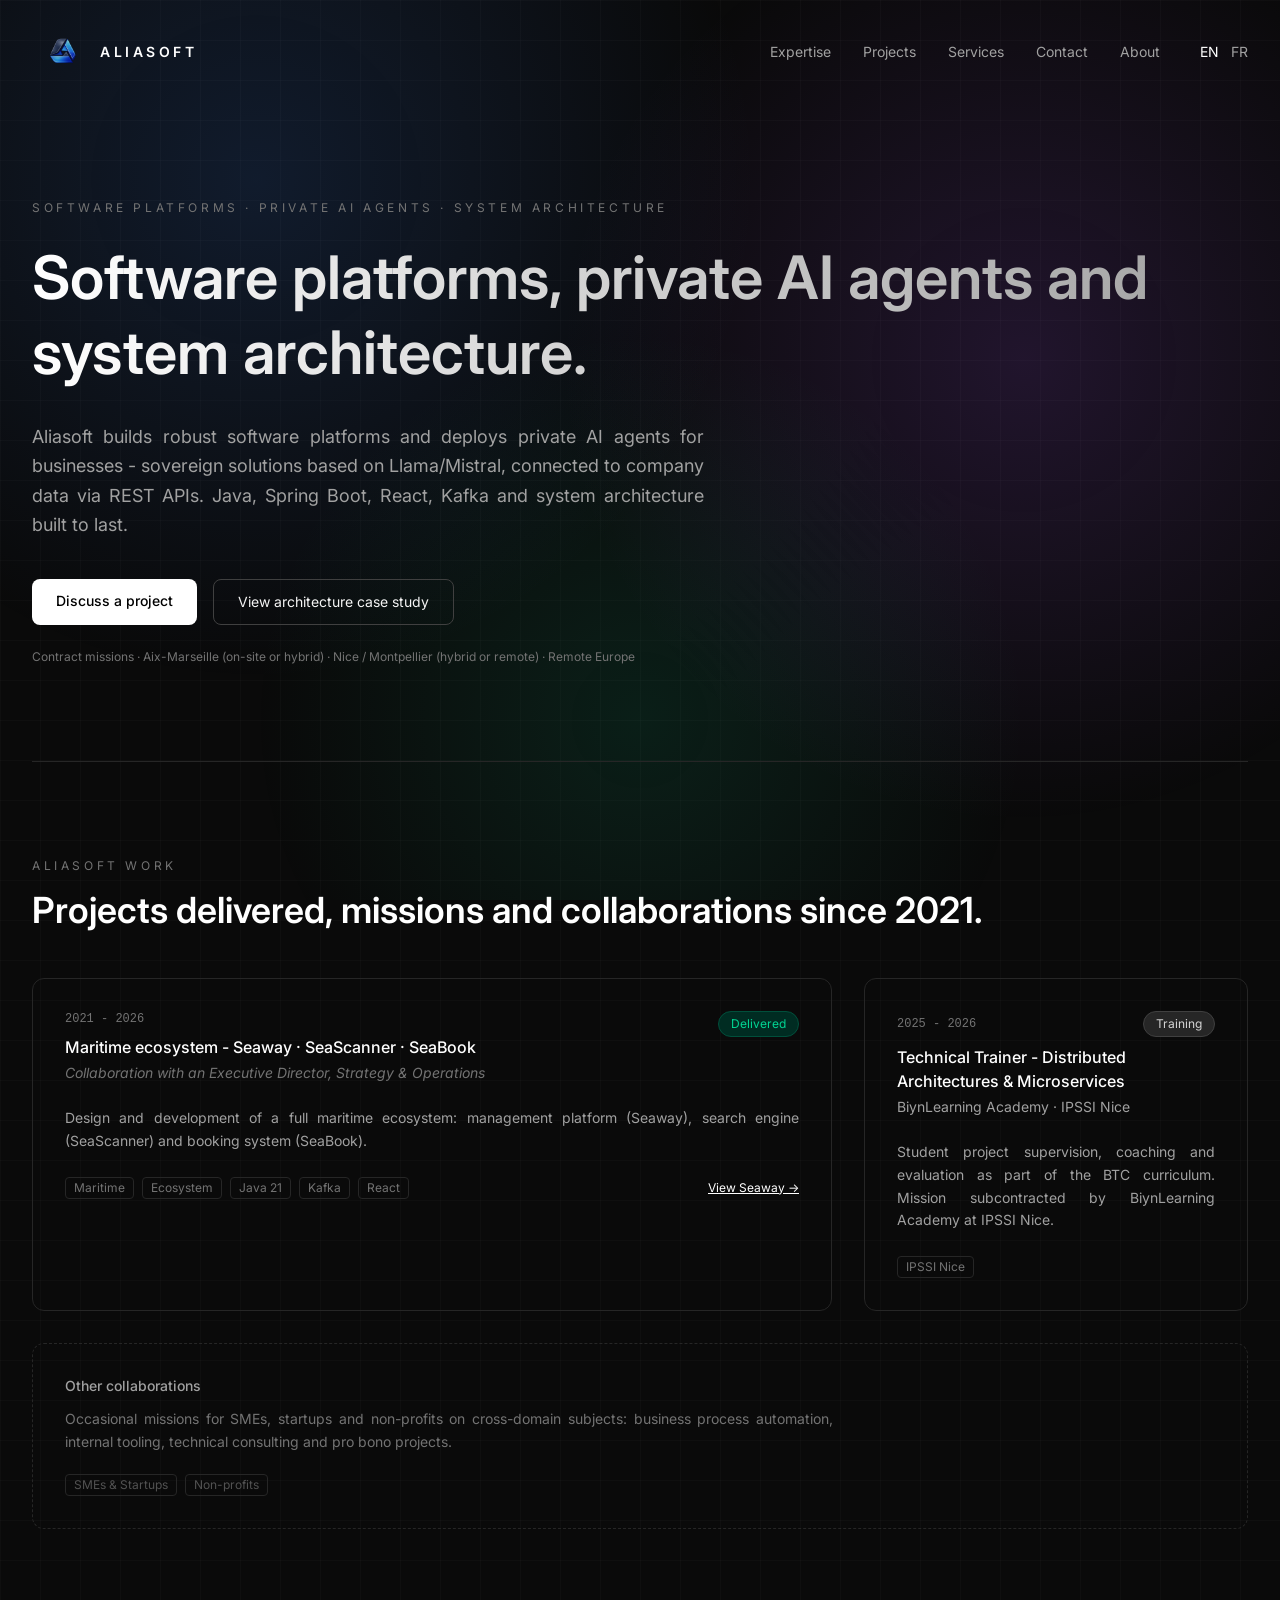
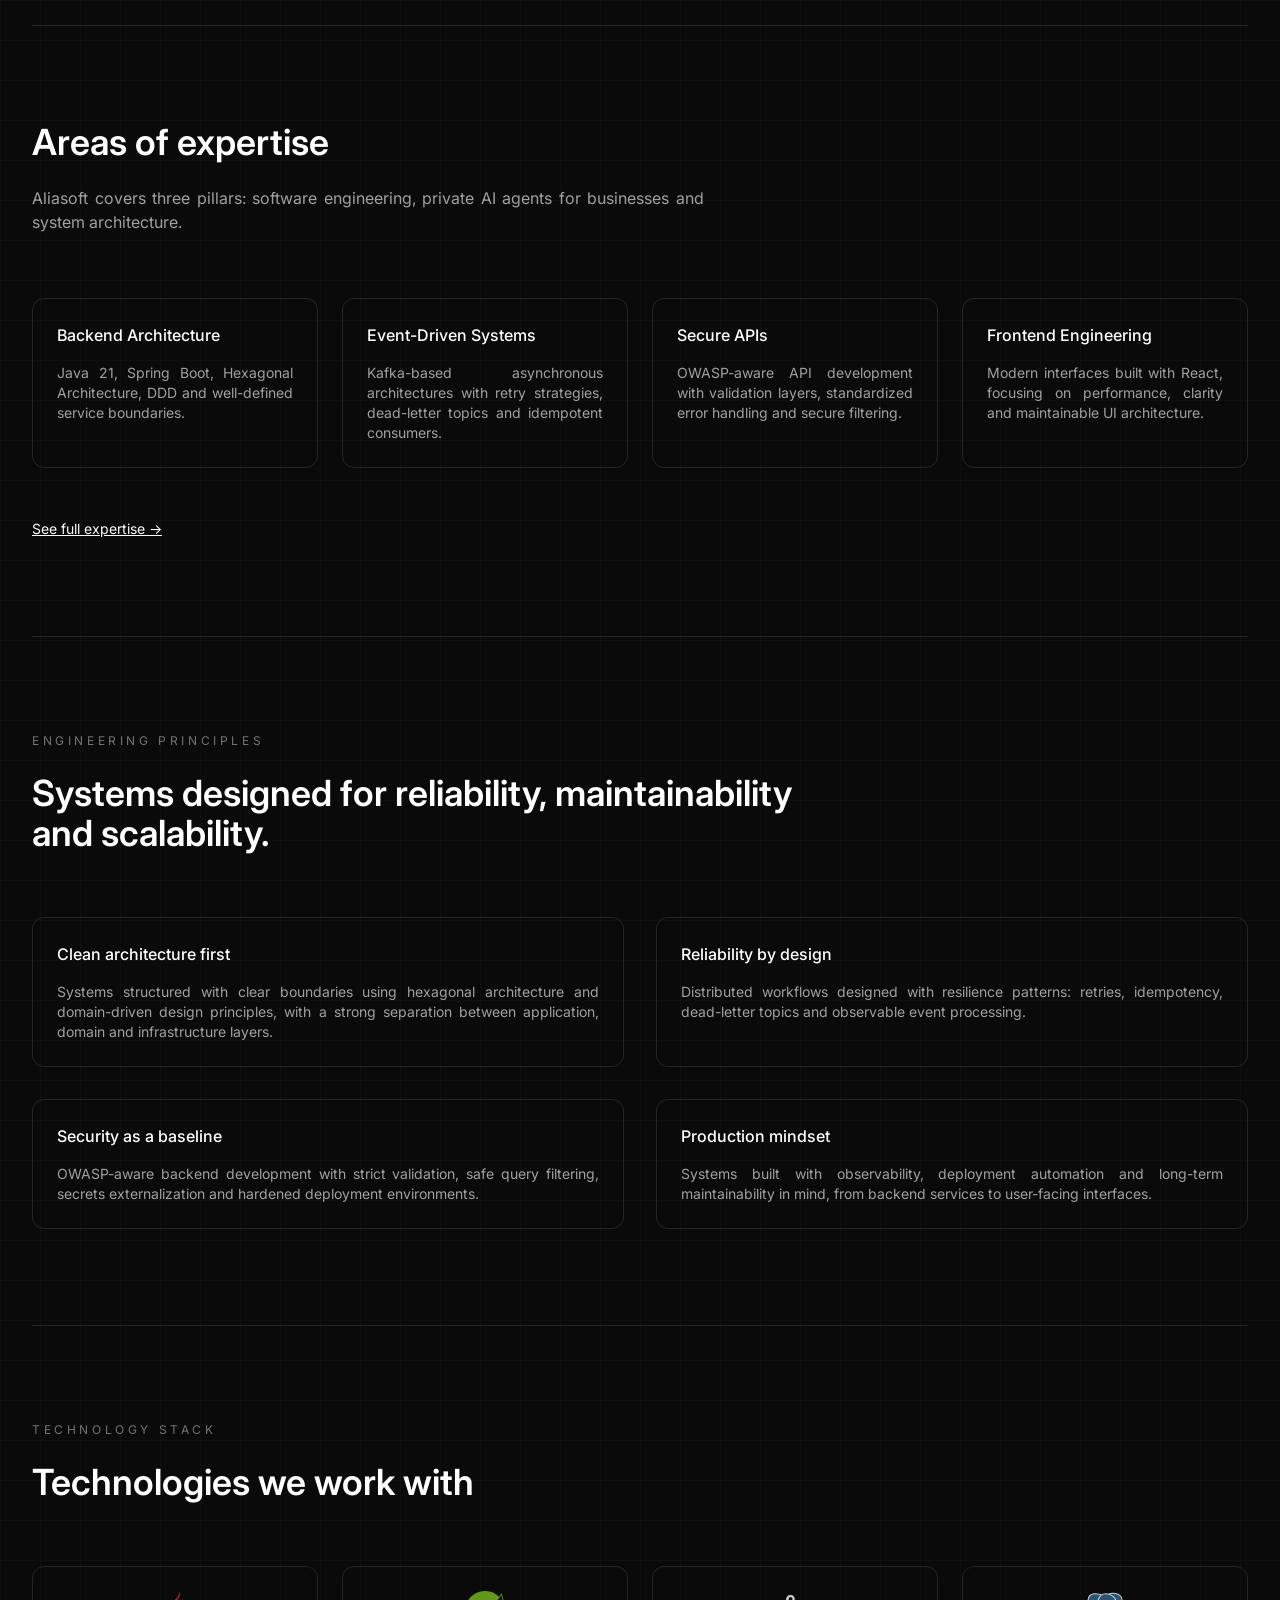
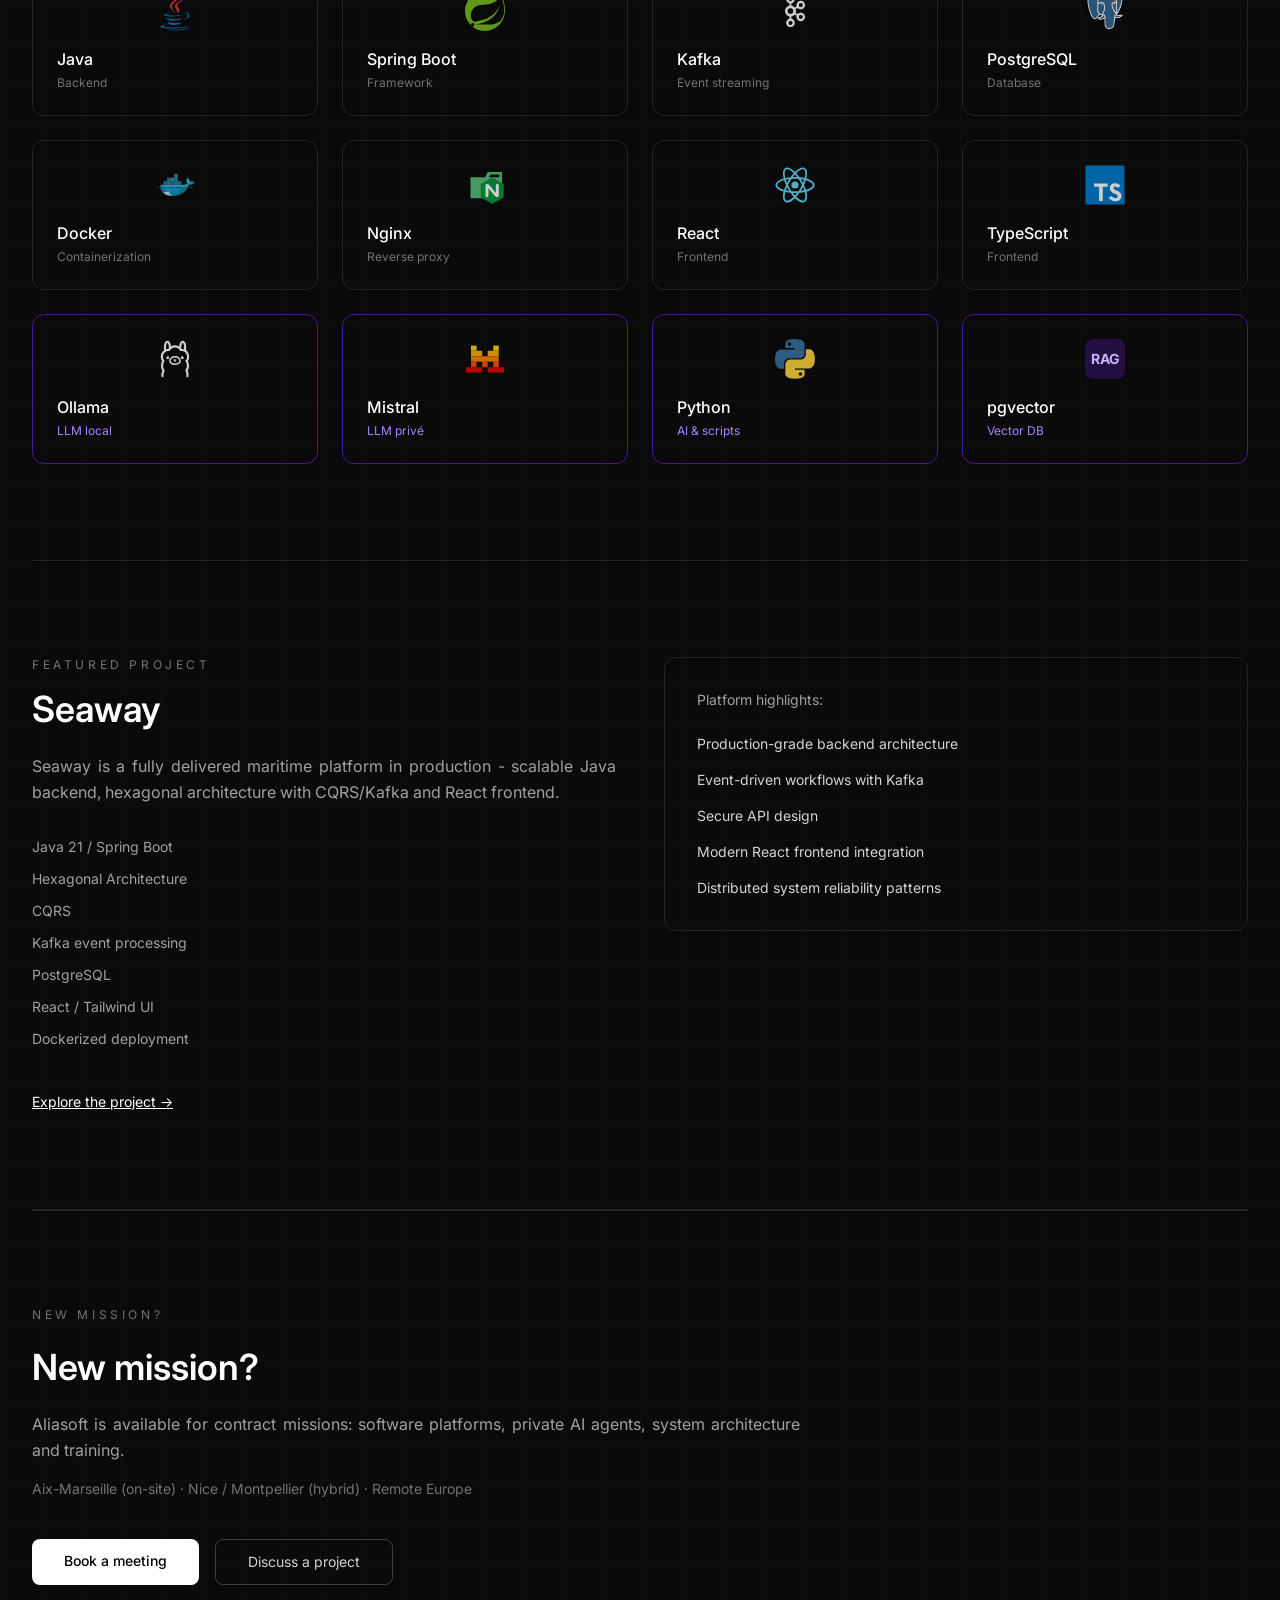
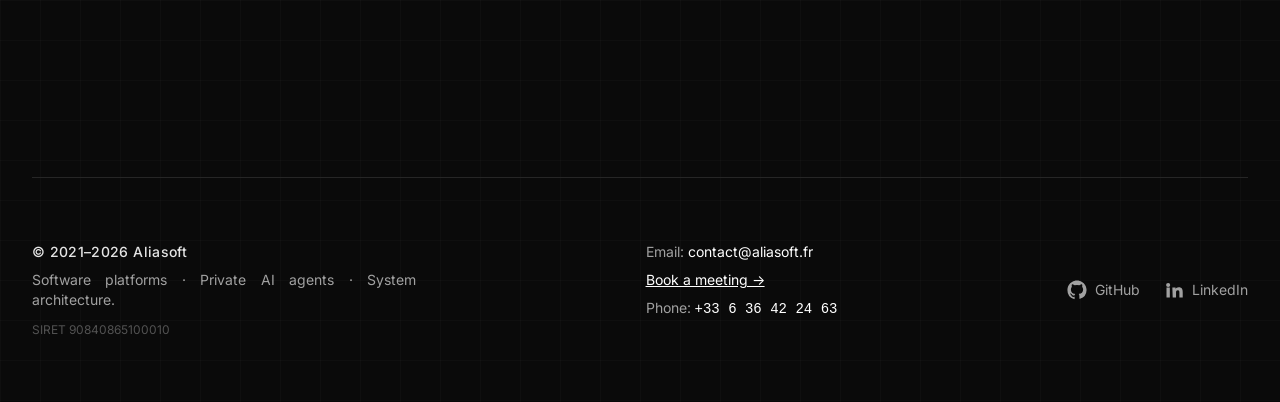
<file: index.html>
<!DOCTYPE html><html> <head><meta charset="UTF-8"><meta name="viewport" content="width=device-width, initial-scale=1.0"><title>Aliasoft</title><link rel="icon" href="/favicon.ico"><meta name="robots" content="noindex"><script type="module">const a=localStorage.getItem("lang");a?window.location.href="/"+a+"/":navigator.language.startsWith("fr")?(localStorage.setItem("lang","fr"),window.location.href="/fr/"):(localStorage.setItem("lang","en"),window.location.href="/en/");</script><link rel="stylesheet" href="/_astro/global.CK1csvw6.css"></head> <body></body></html>
</file>
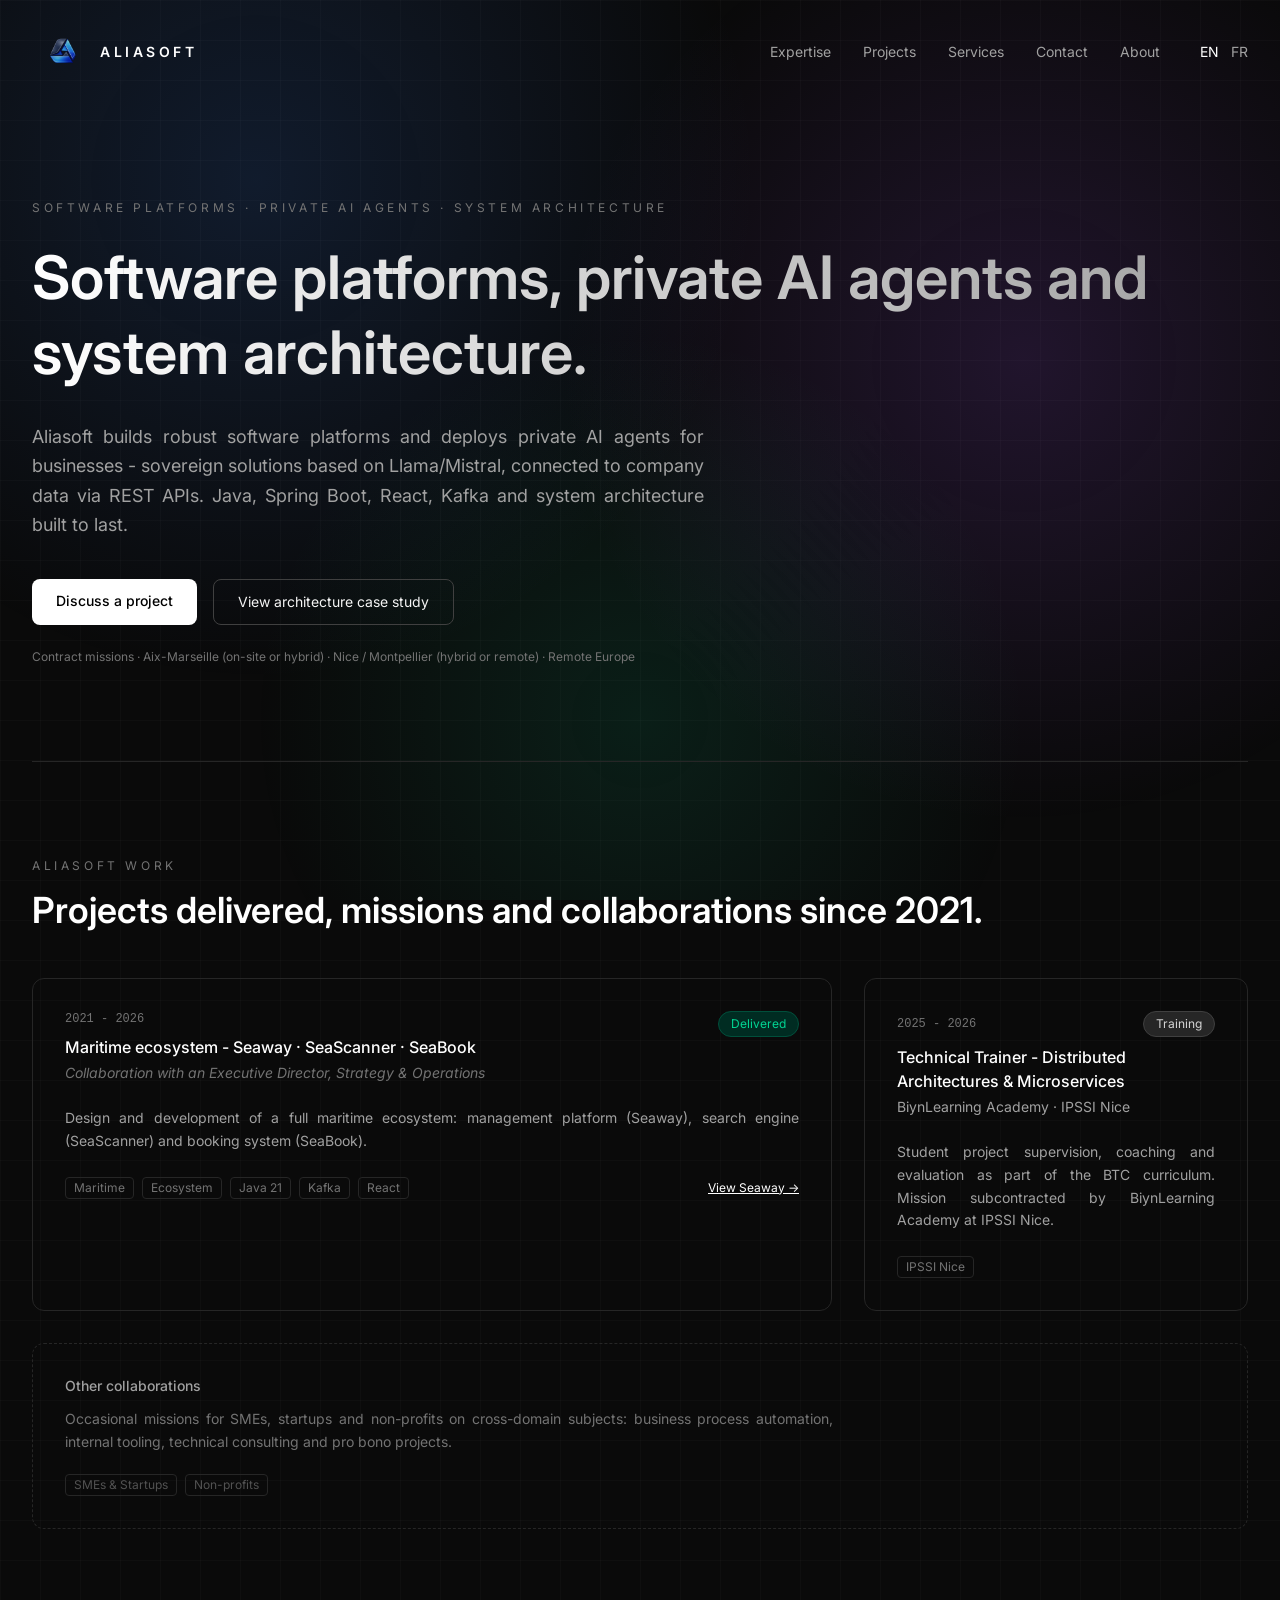
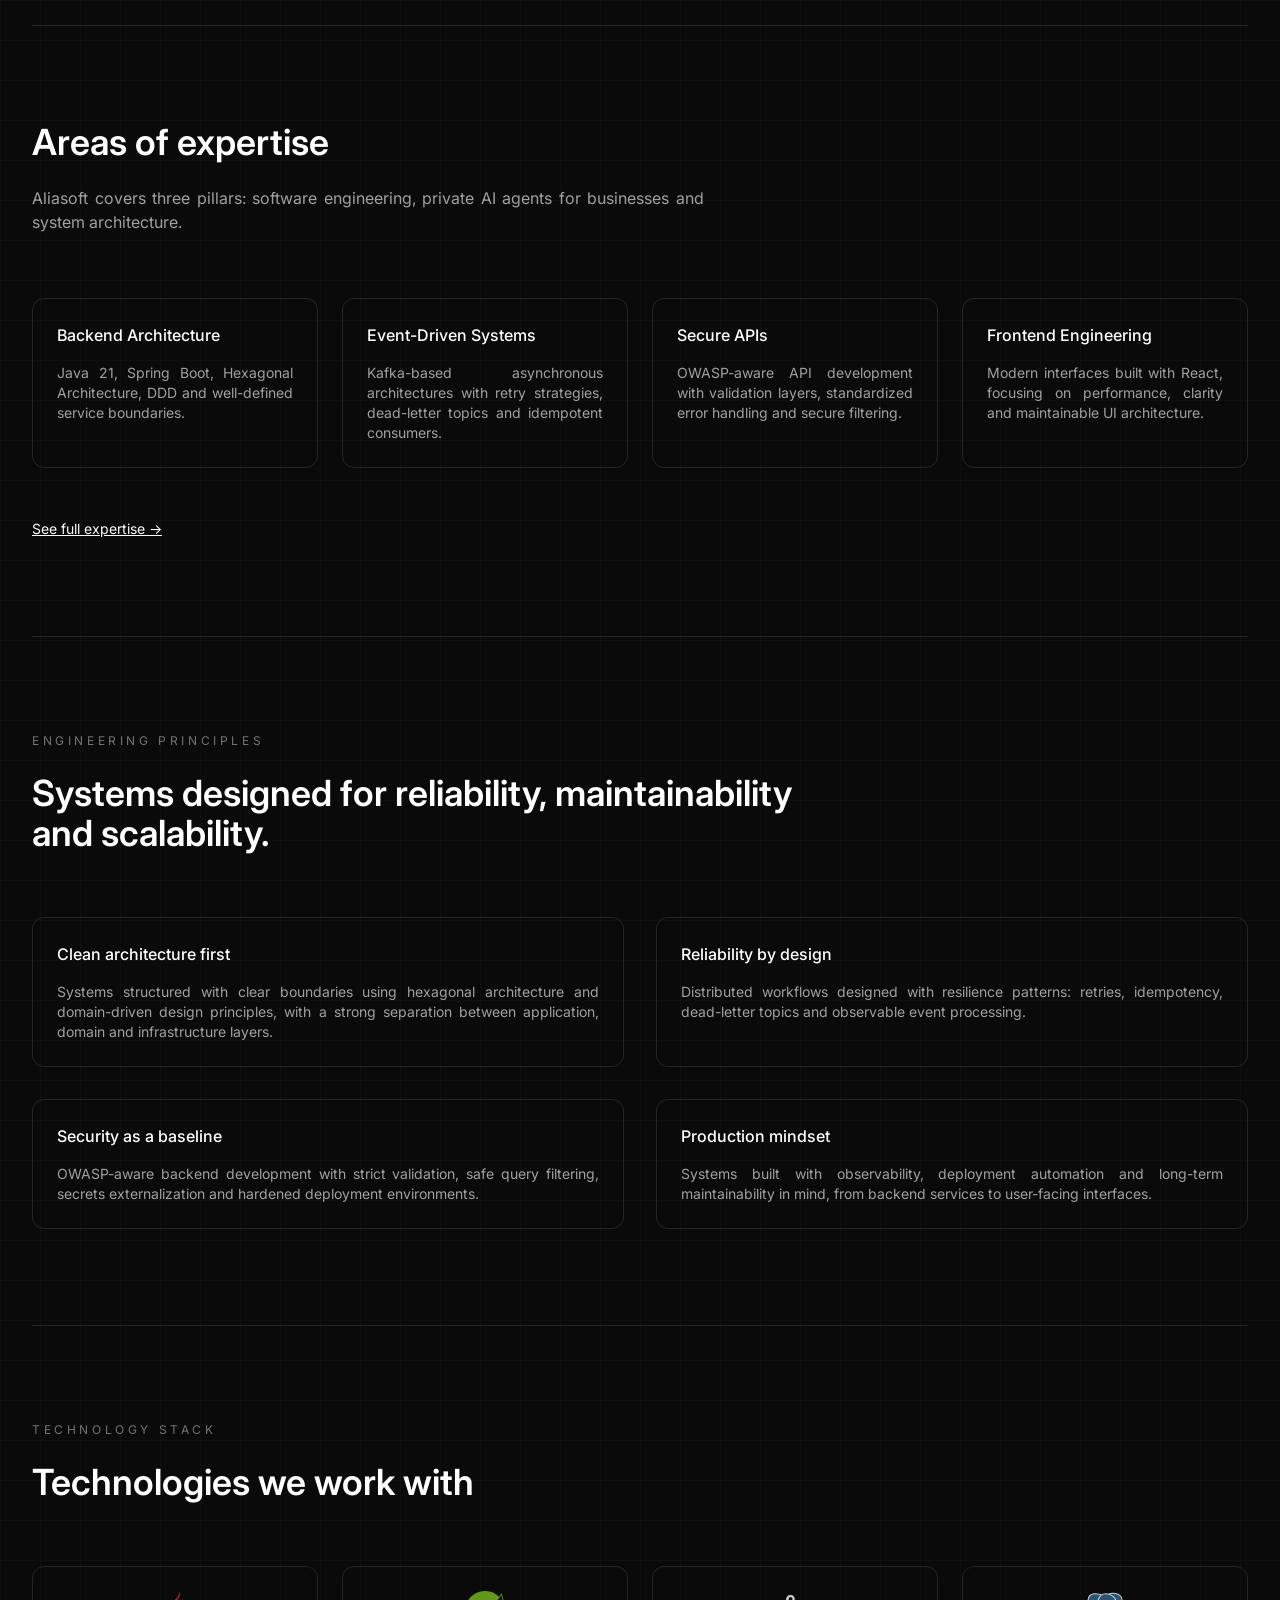
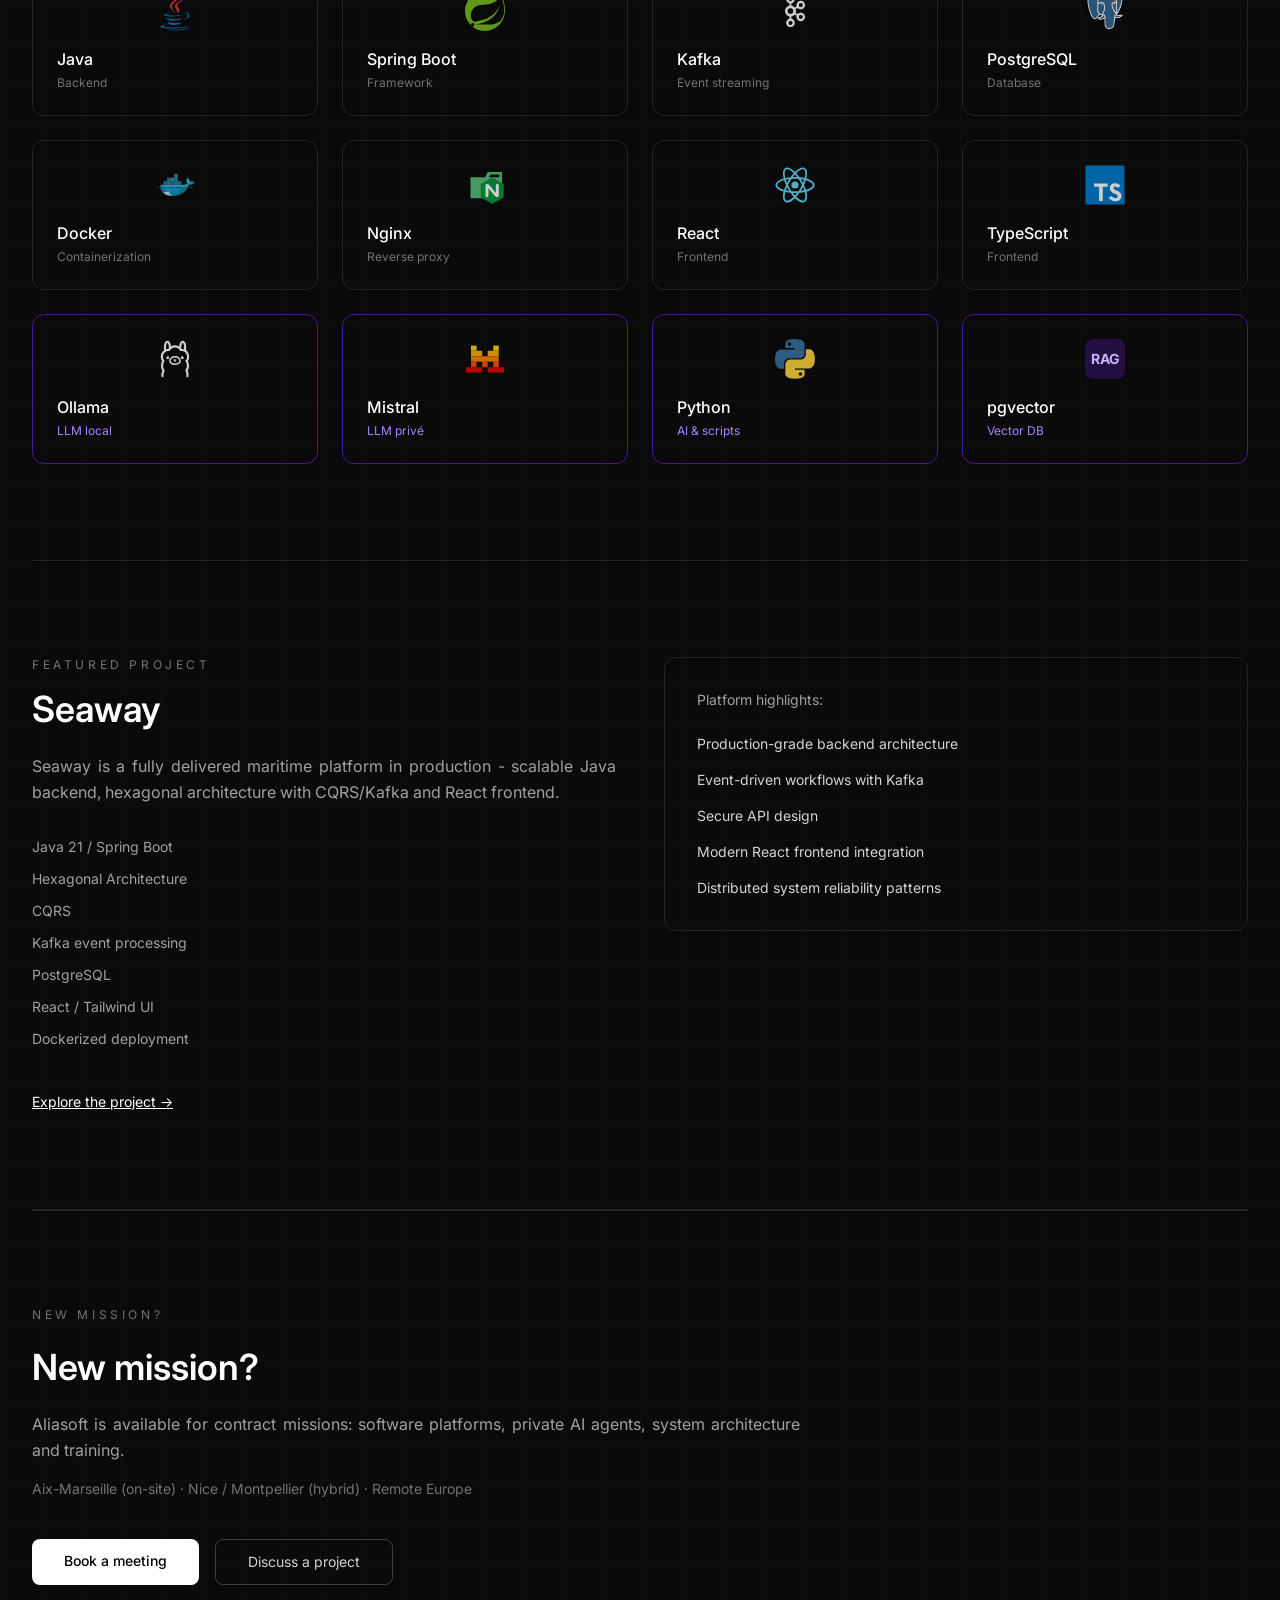
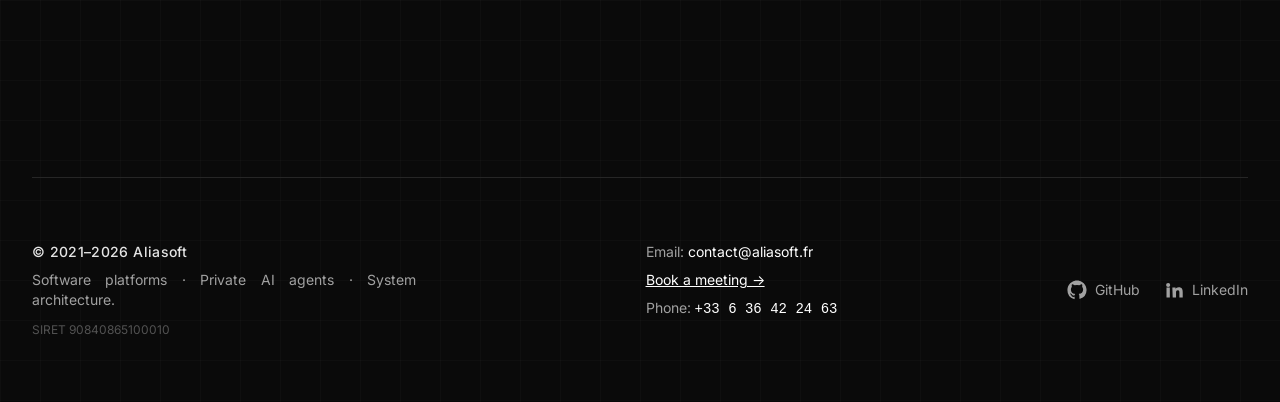
<file: en/index.html>
<!DOCTYPE html><html lang="en"> <head><meta charset="UTF-8"><meta name="viewport" content="width=device-width, initial-scale=1.0"><meta name="description" content="Aliasoft - Software platforms, private AI agents and system architecture. Sovereign solutions for businesses."><meta name="author" content="Aliasoft"><title>Aliasoft - Software platforms &amp; Private AI agents</title><link rel="icon" href="/favicon.ico"><!-- fonts --><link rel="preconnect" href="https://fonts.googleapis.com"><link rel="preconnect" href="https://fonts.gstatic.com" crossorigin><link href="https://fonts.googleapis.com/css2?family=Inter:wght@400;500;600&family=JetBrains+Mono:wght@400;500&display=swap" rel="stylesheet"><!-- canonical --><link rel="canonical" href="https://aliasoft.fr/en/"><!-- hreflang --><link rel="alternate" hreflang="en" href="https://aliasoft.fr/en/"><link rel="alternate" hreflang="fr" href="https://aliasoft.fr/fr/"><link rel="alternate" hreflang="x-default" href="https://aliasoft.fr/en/"><!-- OpenGraph --><meta property="og:type" content="website"><meta property="og:title" content="Aliasoft - Software platforms &#38; Private AI agents"><meta property="og:description" content="Software platforms · Private AI agents · System architecture."><meta property="og:image" content="https://aliasoft.fr/og-image.png"><meta property="og:url" content="https://aliasoft.fr/en/"><!-- Twitter --><meta name="twitter:card" content="summary_large_image"><meta name="twitter:title" content="Aliasoft - Software platforms &#38; Private AI agents"><meta name="twitter:description" content="Software platforms · Private AI agents · System architecture."><meta name="twitter:image" content="https://aliasoft.fr/og-image.png"><!--    ameliorations--><meta name="robots" content="index, follow"><meta name="theme-color" content="#0a0a0a"><link rel="stylesheet" href="/_astro/global.CK1csvw6.css"></head> <body class="bg-neutral-950 text-neutral-100 antialiased font-[Inter]"> <div class="mx-auto max-w-7xl px-6 lg:px-8">  <header class="py-8"> <!-- Desktop row --> <div class="flex items-center justify-between"> <a href="/en/" class="flex items-center gap-2 text-sm font-semibold tracking-[0.25em] uppercase text-white"> <img src="/favicon.png" alt="Aliasoft" class="h-10 opacity-80 hover:opacity-100 transition">
Aliasoft
</a> <div class="flex items-center gap-10"> <nav class="hidden md:flex gap-8 text-sm text-neutral-400"> <a href="/en/expertise" class="transition hover:text-white">Expertise</a> <a href="/en/projects/seaway" class="transition hover:text-white">Projects</a> <a href="/en/services" class="transition hover:text-white">Services</a> <a href="/en/contact" class="transition hover:text-white">Contact</a> <a href="/en/about" class="transition hover:text-white">About</a> </nav> <!-- Language switch --> <div class="hidden md:flex gap-3 text-sm text-neutral-400"> <a href="/en/" class="transition text-white">EN</a> <a href="/fr/" class="transition hover:text-white">FR</a> </div> <!-- Hamburger (mobile only) --> <button id="menu-toggle" class="md:hidden flex flex-col gap-1.5 p-1" aria-label="Toggle menu" aria-expanded="false"> <span class="block w-6 h-0.5 bg-white transition-all duration-200" id="bar1"></span> <span class="block w-6 h-0.5 bg-white transition-all duration-200" id="bar2"></span> <span class="block w-6 h-0.5 bg-white transition-all duration-200" id="bar3"></span> </button> </div> </div> <!-- Mobile menu --> <nav id="mobile-menu" class="hidden md:hidden flex-col gap-6 pt-8 pb-4 text-sm text-neutral-400"> <a href="/en/expertise" class="transition hover:text-white">Expertise</a> <a href="/en/projects/seaway" class="transition hover:text-white">Projects</a> <a href="/en/services" class="transition hover:text-white">Services</a> <a href="/en/contact" class="transition hover:text-white">Contact</a> <a href="/en/about" class="transition hover:text-white">About</a> <div class="flex gap-4 pt-2 border-t border-neutral-800 text-neutral-400"> <a href="/en/" class="transition text-white">EN</a> <a href="/fr/" class="transition hover:text-white">FR</a> </div> </nav> </header> <script type="module">const e=document.getElementById("menu-toggle"),s=document.getElementById("mobile-menu"),l=document.getElementById("bar1"),a=document.getElementById("bar2"),n=document.getElementById("bar3");e?.addEventListener("click",()=>{const t=s?.classList.toggle("hidden")===!1;s?.classList.toggle("flex",t),e.setAttribute("aria-expanded",String(t)),l?.classList.toggle("translate-y-2",t),l?.classList.toggle("rotate-45",t),a?.classList.toggle("opacity-0",t),n?.classList.toggle("-translate-y-2",t),n?.classList.toggle("-rotate-45",t)});</script> <main> <section class="py-24 border-b border-neutral-800"> <p class="text-xs uppercase tracking-[0.3em] text-neutral-500"> Software platforms · Private AI agents · System architecture </p> <h1 class="mt-6 text-4xl md:text-6xl font-semibold leading-tight bg-gradient-to-r from-white to-neutral-400 bg-clip-text text-transparent"> Software platforms, private AI agents and system architecture. </h1> <p class="mt-8 text-lg text-neutral-400 max-w-2xl leading-relaxed"> Aliasoft builds robust software platforms and deploys private AI agents for businesses - sovereign solutions based on Llama/Mistral, connected to company data via REST APIs. Java, Spring Boot, React, Kafka and system architecture built to last. </p> <div class="mt-10 flex gap-4"> <a href="/en/contact" class="bg-white text-black px-6 py-3 rounded-lg text-sm font-medium hover:bg-neutral-200 transition"> Discuss a project </a> <a href="#seaway" class="border border-neutral-700 px-6 py-3 rounded-lg text-sm hover:border-neutral-500 transition"> View architecture case study </a> </div> <p class="mt-6 text-xs text-neutral-500"> Contract missions · Aix-Marseille (on-site or hybrid) · Nice / Montpellier (hybrid or remote) · Remote Europe </p> </section> <section class="py-24 border-b border-neutral-800"> <p class="text-xs uppercase tracking-[0.3em] text-neutral-500"> Aliasoft Work </p> <h2 class="mt-4 text-3xl md:text-4xl font-semibold text-white"> Projects delivered, missions and collaborations since 2021. </h2> <div class="mt-12 grid md:grid-cols-2 lg:grid-cols-3 gap-8"> <!-- Écosystème maritime --> <div class="md:col-span-2 border border-neutral-800 rounded-xl p-8 hover:border-neutral-600 hover:bg-neutral-900/40 transition"> <div class="flex items-start justify-between gap-4 flex-wrap"> <div> <p class="text-xs text-neutral-500 font-mono">2021 - 2026</p> <h3 class="mt-2 text-white font-medium">Maritime ecosystem - Seaway · SeaScanner · SeaBook</h3> <p class="mt-1 text-sm text-neutral-500 italic">Collaboration with an Executive Director, Strategy &amp; Operations</p> </div> <span class="shrink-0 text-xs bg-emerald-950 text-emerald-400 border border-emerald-900 px-3 py-1 rounded-full"> Delivered </span> </div> <p class="mt-6 text-neutral-400 text-sm leading-relaxed"> Design and development of a full maritime ecosystem: management platform (Seaway), search engine (SeaScanner) and booking system (SeaBook). </p> <div class="mt-6 flex flex-wrap items-center justify-between gap-4"> <div class="flex gap-2 flex-wrap"> <span class="text-xs text-neutral-500 border border-neutral-800 px-2 py-0.5 rounded">Maritime</span> <span class="text-xs text-neutral-500 border border-neutral-800 px-2 py-0.5 rounded">Ecosystem</span> <span class="text-xs text-neutral-500 border border-neutral-800 px-2 py-0.5 rounded">Java 21</span> <span class="text-xs text-neutral-500 border border-neutral-800 px-2 py-0.5 rounded">Kafka</span> <span class="text-xs text-neutral-500 border border-neutral-800 px-2 py-0.5 rounded">React</span> </div> <a href="/en/projects/seaway" class="text-xs text-white underline hover:text-neutral-300 transition shrink-0"> View Seaway → </a> </div> </div> <!-- BiynLearning --> <div class="border border-neutral-800 rounded-xl p-8 hover:border-neutral-600 hover:bg-neutral-900/40 transition"> <div class="mb-4"> <div class="flex items-center justify-between gap-2 flex-wrap"> <p class="text-xs text-neutral-500 font-mono">2025 - 2026</p> <span class="text-xs bg-neutral-800 text-neutral-300 border border-neutral-700 px-3 py-1 rounded-full"> Training </span> </div> <h3 class="mt-2 text-white font-medium">Technical Trainer - Distributed Architectures &amp; Microservices</h3> <p class="mt-1 text-sm text-neutral-400">BiynLearning Academy · IPSSI Nice</p> </div> <p class="mt-6 text-neutral-400 text-sm leading-relaxed text-justify"> Student project supervision, coaching and evaluation as part of the BTC curriculum. Mission subcontracted by BiynLearning Academy at IPSSI Nice. </p> <div class="mt-6 flex gap-2 flex-wrap"> <span class="text-xs text-neutral-500 border border-neutral-800 px-2 py-0.5 rounded">IPSSI Nice</span> </div> </div> <!-- Autres collaborations --> <div class="md:col-span-2 lg:col-span-3 border border-neutral-800 border-dashed rounded-xl p-8"> <h3 class="text-neutral-400 font-medium text-sm">Other collaborations</h3> <p class="mt-3 text-neutral-500 text-sm leading-relaxed max-w-3xl"> Occasional missions for SMEs, startups and non-profits on cross-domain subjects: business process automation, internal tooling, technical consulting and pro bono projects. </p> <div class="mt-5 flex gap-2 flex-wrap"> <span class="text-xs text-neutral-600 border border-neutral-800 px-2 py-0.5 rounded">SMEs &amp; Startups</span> <span class="text-xs text-neutral-600 border border-neutral-800 px-2 py-0.5 rounded">Non-profits</span> </div> </div> </div> </section> <section id="expertise" class="py-24 border-b border-neutral-800"> <h2 class="text-3xl md:text-4xl font-semibold text-white"> Areas of expertise </h2> <p class="mt-6 text-neutral-400 max-w-2xl"> Aliasoft covers three pillars: software engineering, private AI agents for businesses and system architecture. </p> <!--<a--> <!--    href="https://alak8ba.github.io"--> <!--    target="_blank"--> <!--    class="text-sm text-white underline hover:text-neutral-300 transition"--> <!--&gt;--> <!--  Engineering Notes →--> <!--</a>--> <div class="grid md:grid-cols-2 lg:grid-cols-4 gap-6 mt-16"> <div class="border border-neutral-800 rounded-xl p-6 hover:border-neutral-600 hover:bg-neutral-900/40 transition"> <h3 class="text-white font-medium">Backend Architecture</h3> <p class="mt-4 text-sm text-neutral-400">Java 21, Spring Boot, Hexagonal Architecture, DDD and well-defined service boundaries.</p> </div> <div class="border border-neutral-800 rounded-xl p-6 hover:border-neutral-600 hover:bg-neutral-900/40 transition"> <h3 class="text-white font-medium">Event-Driven Systems</h3> <p class="mt-4 text-sm text-neutral-400">Kafka-based asynchronous architectures with retry strategies, dead-letter topics and idempotent consumers.</p> </div> <div class="border border-neutral-800 rounded-xl p-6 hover:border-neutral-600 hover:bg-neutral-900/40 transition"> <h3 class="text-white font-medium">Secure APIs</h3> <p class="mt-4 text-sm text-neutral-400">OWASP-aware API development with validation layers, standardized error handling and secure filtering.</p> </div> <div class="border border-neutral-800 rounded-xl p-6 hover:border-neutral-600 hover:bg-neutral-900/40 transition"> <h3 class="text-white font-medium">Frontend Engineering</h3> <p class="mt-4 text-sm text-neutral-400">Modern interfaces built with React, focusing on performance, clarity and maintainable UI architecture.</p> </div> </div> <div class="mt-12"> <a href="/en/expertise" class="text-sm text-white underline hover:text-neutral-300 transition"> See full expertise → </a> </div> </section> <section class="py-24 border-b border-neutral-800"> <p class="text-xs uppercase tracking-[0.3em] text-neutral-500"> Engineering Principles </p> <h2 class="mt-6 text-3xl md:text-4xl font-semibold text-white max-w-3xl"> Systems designed for reliability, maintainability and scalability. </h2> <div class="grid md:grid-cols-2 gap-8 mt-16"> <div class="border border-neutral-800 rounded-xl p-6 hover:border-neutral-600 hover:bg-neutral-900/40 transition"> <h3 class="text-white font-medium"> Clean architecture first </h3> <p class="mt-4 text-sm text-neutral-400"> Systems structured with clear boundaries using hexagonal architecture and domain-driven design principles, with a strong separation between application, domain and infrastructure layers. </p> </div> <div class="border border-neutral-800 rounded-xl p-6 hover:border-neutral-600 hover:bg-neutral-900/40 transition"> <h3 class="text-white font-medium"> Reliability by design </h3> <p class="mt-4 text-sm text-neutral-400"> Distributed workflows designed with resilience patterns: retries, idempotency, dead-letter topics and observable event processing. </p> </div> <div class="border border-neutral-800 rounded-xl p-6 hover:border-neutral-600 hover:bg-neutral-900/40 transition"> <h3 class="text-white font-medium"> Security as a baseline </h3> <p class="mt-4 text-sm text-neutral-400"> OWASP-aware backend development with strict validation, safe query filtering, secrets externalization and hardened deployment environments. </p> </div> <div class="border border-neutral-800 rounded-xl p-6 hover:border-neutral-600 hover:bg-neutral-900/40 transition"> <h3 class="text-white font-medium"> Production mindset </h3> <p class="mt-4 text-sm text-neutral-400"> Systems built with observability, deployment automation and long-term maintainability in mind, from backend services to user-facing interfaces. </p> </div> </div> </section> <section class="py-24 border-b border-neutral-800"> <p class="text-xs uppercase tracking-[0.3em] text-neutral-500">Technology stack</p> <h2 class="mt-6 text-3xl md:text-4xl font-semibold text-white">Technologies we work with</h2> <div class="grid grid-cols-2 md:grid-cols-4 gap-6 mt-16"> <div class="border border-neutral-800 rounded-xl p-6 text-center hover:border-neutral-600 transition"> <img src="/_astro/java.B9Whfg8T_Z2k5VVK.svg" alt="Java" loading="lazy" decoding="async" width="120" height="120" class="h-10 mx-auto opacity-80 hover:opacity-100 transition"> <p class="text-white font-medium mt-4">Java</p> <p class="text-xs text-neutral-500 mt-1">Backend</p> </div> <div class="border border-neutral-800 rounded-xl p-6 text-center hover:border-neutral-600 transition"> <img src="/_astro/spring.wbKUWatn_Z2k5VVK.svg" alt="Spring Boot" loading="lazy" decoding="async" width="120" height="120" class="h-10 mx-auto opacity-80 hover:opacity-100 transition"> <p class="text-white font-medium mt-4">Spring Boot</p> <p class="text-xs text-neutral-500 mt-1">Framework</p> </div> <div class="border border-neutral-800 rounded-xl p-6 text-center hover:border-neutral-600 transition"> <img src="/stack/kafka.png" alt="Kafka" class="h-10 mx-auto opacity-80 hover:opacity-100"> <p class="text-white font-medium mt-4">Kafka</p> <p class="text-xs text-neutral-500 mt-1">Event streaming</p> </div> <div class="border border-neutral-800 rounded-xl p-6 text-center hover:border-neutral-600 transition"> <img src="/_astro/postgressql.CTql7Pj9_Z2k5VVK.svg" alt="PostgreSQL" loading="lazy" decoding="async" width="120" height="120" class="h-10 mx-auto opacity-80 hover:opacity-100 transition"> <p class="text-white font-medium mt-4">PostgreSQL</p> <p class="text-xs text-neutral-500 mt-1">Database</p> </div> <div class="border border-neutral-800 rounded-xl p-6 text-center hover:border-neutral-600 transition"> <img src="/_astro/docker.DLqjD3tf_Z2k5VVK.svg" alt="Docker" loading="lazy" decoding="async" width="120" height="120" class="h-10 mx-auto opacity-80 hover:opacity-100 transition"> <p class="text-white font-medium mt-4">Docker</p> <p class="text-xs text-neutral-500 mt-1">Containerization</p> </div> <div class="border border-neutral-800 rounded-xl p-6 text-center hover:border-neutral-600 transition"> <img src="/_astro/nginx.CgMJiXKN_Z2k5VVK.svg" alt="Nginx" loading="lazy" decoding="async" width="120" height="120" class="h-10 mx-auto opacity-80 hover:opacity-100 transition"> <p class="text-white font-medium mt-4">Nginx</p> <p class="text-xs text-neutral-500 mt-1">Reverse proxy</p> </div> <div class="border border-neutral-800 rounded-xl p-6 text-center hover:border-neutral-600 transition"> <img src="/_astro/react.B6gX_Z1C_Z2k5VVK.svg" alt="React" loading="lazy" decoding="async" width="120" height="120" class="h-10 mx-auto opacity-80 hover:opacity-100 transition"> <p class="text-white font-medium mt-4">React</p> <p class="text-xs text-neutral-500 mt-1">Frontend</p> </div> <div class="border border-neutral-800 rounded-xl p-6 text-center hover:border-neutral-600 transition"> <img src="/_astro/typescript.C9-blvjE_Z2k5VVK.svg" alt="TypeScript" loading="lazy" decoding="async" width="120" height="120" class="h-10 mx-auto opacity-80 hover:opacity-100 transition"> <p class="text-white font-medium mt-4">TypeScript</p> <p class="text-xs text-neutral-500 mt-1">Frontend</p> </div> <!-- IA Stack --> <div class="border border-violet-900 rounded-xl p-6 text-center hover:border-violet-700 hover:bg-violet-950/20 transition"> <img src="/_astro/ollama.DmSFWAuy_Z1HrfeR.svg" alt="Ollama" loading="lazy" decoding="async" width="40" height="40" class="h-10 w-10 mx-auto opacity-80 hover:opacity-100 transition invert"> <p class="text-white font-medium mt-4">Ollama</p> <p class="text-xs text-violet-400 mt-1">LLM local</p> </div> <div class="border border-violet-900 rounded-xl p-6 text-center hover:border-violet-700 hover:bg-violet-950/20 transition"> <img src="/_astro/mistral.CZMo4UOX_Z1HrfeR.svg" alt="Mistral" loading="lazy" decoding="async" width="40" height="40" class="h-10 w-10 mx-auto opacity-80 hover:opacity-100 transition"> <p class="text-white font-medium mt-4">Mistral</p> <p class="text-xs text-violet-400 mt-1">LLM privé</p> </div> <div class="border border-violet-900 rounded-xl p-6 text-center hover:border-violet-700 hover:bg-violet-950/20 transition"> <svg class="h-10 w-10 mx-auto opacity-80" viewBox="0 0 256 255" xmlns="http://www.w3.org/2000/svg"> <path d="M126.916.072c-64.832 0-60.784 28.115-60.784 28.115l.072 29.128h61.868v8.745H41.631S.145 61.355.145 126.77c0 65.417 36.21 63.097 36.21 63.097h21.61v-30.356s-1.165-36.21 35.632-36.21h61.362s34.475.557 34.475-33.319V33.97S194.67.072 126.916.072zM92.802 19.66a11.12 11.12 0 0 1 11.13 11.13 11.12 11.12 0 0 1-11.13 11.13 11.12 11.12 0 0 1-11.13-11.13 11.12 11.12 0 0 1 11.13-11.13z" fill="#3670A0"></path> <path d="M128.757 254.126c64.832 0 60.784-28.115 60.784-28.115l-.072-29.127H127.6v-8.745h86.441s41.486 4.705 41.486-60.712c0-65.416-36.21-63.096-36.21-63.096h-21.61v30.355s1.165 36.21-35.632 36.21H100.472s-34.475-.557-34.475 33.32v56.013s-5.235 33.897 62.76 33.897zm34.114-19.586a11.12 11.12 0 0 1-11.13-11.13 11.12 11.12 0 0 1 11.13-11.13 11.12 11.12 0 0 1 11.13 11.13 11.12 11.12 0 0 1-11.13 11.13z" fill="#FFD43B"></path> </svg> <p class="text-white font-medium mt-4">Python</p> <p class="text-xs text-violet-400 mt-1">AI & scripts</p> </div> <div class="border border-violet-900 rounded-xl p-6 text-center hover:border-violet-700 hover:bg-violet-950/20 transition"> <div class="h-10 w-10 mx-auto flex items-center justify-center rounded-lg bg-violet-900/40"> <span class="text-violet-300 font-bold text-sm">RAG</span> </div> <p class="text-white font-medium mt-4">pgvector</p> <p class="text-xs text-violet-400 mt-1">Vector DB</p> </div> </div> </section> <section id="seaway" class="py-24 border-b border-neutral-800"> <div class="grid lg:grid-cols-2 gap-12 items-start"> <div> <p class="text-xs uppercase tracking-[0.3em] text-neutral-500"> Featured Project </p> <h2 class="mt-4 text-3xl md:text-4xl font-semibold text-white">
Seaway
</h2> <p class="mt-6 text-neutral-400 leading-relaxed"> Seaway is a fully delivered maritime platform in production - scalable Java backend, hexagonal architecture with CQRS/Kafka and React frontend. </p> <ul class="mt-8 space-y-3 text-neutral-400 text-sm"> <li>Java 21 / Spring Boot</li> <li>Hexagonal Architecture</li> <li>CQRS</li> <li>Kafka event processing</li> <li>PostgreSQL</li> <li>React / Tailwind UI</li> <li>Dockerized deployment</li> </ul> </div> <div class="border border-neutral-800 rounded-xl p-8"> <p class="text-sm text-neutral-400"> Platform highlights: </p> <ul class="mt-6 space-y-4 text-sm text-neutral-300"> <li>Production-grade backend architecture</li> <li>Event-driven workflows with Kafka</li> <li>Secure API design</li> <li>Modern React frontend integration</li> <li>Distributed system reliability patterns</li> </ul> </div> </div> <div class="mt-10"> <a href="/en/projects/seaway" class="text-sm text-white underline hover:text-neutral-300 transition"> Explore the project → </a> </div> </section> <section class="py-24 border-t border-neutral-800"> <div class="max-w-3xl"> <p class="text-xs uppercase tracking-[0.3em] text-neutral-500"> New mission? </p> <h2 class="mt-6 text-3xl md:text-4xl font-semibold text-white"> New mission? </h2> <p class="mt-6 text-neutral-400 leading-relaxed"> Aliasoft is available for contract missions: software platforms, private AI agents, system architecture and training. </p> <p class="mt-4 text-sm text-neutral-500"> Aix-Marseille (on-site) · Nice / Montpellier (hybrid) · Remote Europe </p> <div class="mt-10 flex flex-wrap gap-4"> <a href="https://calendly.com/rdv-akouba/30min" target="_blank" rel="noopener noreferrer" class="bg-white text-black px-8 py-3 rounded-lg text-sm font-medium hover:bg-neutral-200 transition"> Book a meeting </a> <a href="/en/contact" class="border border-neutral-700 px-8 py-3 rounded-lg text-sm text-neutral-300 hover:border-neutral-500 hover:text-white transition"> Discuss a project </a> </div> </div> </section> </main> <footer class="border-t border-neutral-800 py-16 mt-24"> <div class="flex flex-col md:flex-row md:justify-between gap-10"> <!-- Brand --> <div> <p class="text-neutral-200 font-medium text-sm tracking-wide">
© 2021–2026 Aliasoft
</p> <p class="mt-2 text-neutral-400 text-sm max-w-sm"> Software platforms · Private AI agents · System architecture. </p> <p class="mt-3 text-xs text-neutral-600">
SIRET 90840865100010
</p> </div> <!-- Contact --> <div class="space-y-2 text-sm text-neutral-400"> <p> Email:
<a href="mailto:contact@aliasoft.fr" class="text-white transition">
contact@aliasoft.fr
</a> </p> <p> <a href="https://calendly.com/rdv-akouba/30min" target="_blank" rel="noopener noreferrer" class="text-white underline hover:text-neutral-300 transition"> Book a meeting →
</a> </p> <span class="relative group cursor-pointer"> Phone:
<a href="tel:+33636422463" class="text-white font-mono"> <span class=" transition">
+33 6
<span class="hover:text-blue-400">36</span> <span class="group/pair cursor-pointer"> <span class="group-hover/pair:text-emerald-400 transition">42</span> <span class="group-hover/pair:text-emerald-400 transition"> 24</span> </span> <span class="hover:text-blue-400">63</span> </span> </a> <span class="absolute left-1/2 -translate-x-1/2 mt-2
        hidden group-hover:block
        text-xs text-neutral-300 bg-neutral-900
        px-3 py-1 rounded-lg border border-neutral-700"> Symmetrical pattern - easy to remember </span> </span> </div> <!-- Social --> <div class="flex gap-6 text-sm text-neutral-400 items-center"> <a href="https://github.com/Aliasoft" class="hover:text-white transition flex items-center gap-2" target="_blank" rel="noopener noreferrer" aria-label="GitHub"> <svg xmlns="http://www.w3.org/2000/svg" class="w-5 h-5" viewBox="0 0 24 24" fill="currentColor"> <path d="M12 .5C5.65.5.5 5.65.5 12A11.5 11.5 0 0 0 8.36 22.94c.58.1.79-.25.79-.56v-2.17c-3.18.69-3.85-1.53-3.85-1.53-.52-1.32-1.27-1.67-1.27-1.67-1.04-.71.08-.7.08-.7 1.15.08 1.75 1.18 1.75 1.18 1.02 1.75 2.68 1.24 3.33.95.1-.74.4-1.24.72-1.53-2.54-.29-5.22-1.27-5.22-5.67 0-1.25.45-2.27 1.18-3.07-.12-.29-.51-1.46.11-3.04 0 0 .96-.31 3.15 1.17a10.9 10.9 0 0 1 5.74 0c2.19-1.48 3.15-1.17 3.15-1.17.62 1.58.23 2.75.11 3.04.73.8 1.18 1.82 1.18 3.07 0 4.41-2.68 5.37-5.23 5.66.41.35.77 1.03.77 2.08v3.08c0 .31.21.67.8.56A11.5 11.5 0 0 0 23.5 12C23.5 5.65 18.35.5 12 .5Z"></path> </svg>
GitHub
</a> <a href="https://www.linkedin.com/company/aliasoft" class="hover:text-white transition flex items-center gap-2" target="_blank" rel="noopener noreferrer" aria-label="LinkedIn"> <svg xmlns="http://www.w3.org/2000/svg" class="w-5 h-5" viewBox="0 0 24 24" fill="currentColor"> <path d="M4.98 3.5A2.48 2.48 0 1 0 5 8.46 2.48 2.48 0 0 0 4.98 3.5ZM3 9h4v12H3Zm7 0h3.83v1.64h.05c.53-1 1.84-2.05 3.79-2.05 4.05 0 4.8 2.66 4.8 6.11V21h-4v-5.62c0-1.34-.02-3.06-1.87-3.06-1.87 0-2.16 1.46-2.16 2.97V21h-4Z"></path> </svg>
LinkedIn
</a> <!--<a--> <!--        href="https://www.malt.fr/profile/akouba"--> <!--        class="hover:text-white transition flex items-center gap-2"--> <!--        target="_blank"--> <!--        rel="noopener noreferrer"--> <!--        aria-label="Malt"--> <!--&gt;--> <!--    <svg xmlns="http://www.w3.org/2000/svg" class="w-5 h-5" aria-label="Malt" role="img"--> <!--         viewBox="0 0 512 512" fill="none">--> <!--        <g id="SVGRepo_bgCarrier" stroke-width="0"></g>--> <!--        <g id="SVGRepo_tracerCarrier" stroke-linecap="round" stroke-linejoin="round"></g>--> <!--        <g id="SVGRepo_iconCarrier">--> <!--            <path fill="#878787"--> <!--                  d="m408.4 103.8c-32.5-32.4-67.1-11.4-88.8 10.2L114.8 318.8c-21.7 21.7-44.4 54.7-10.2 88.8c34.1 34.1 67 11.4 88.7-10.3l204.8-204.8c21.7-21.6 42.7-56.3 10.3-88.7zm-195.7-8.4 43.4 43.4 44.1-44.2c3-3 6-5.8 9.1-8.4c-4.6-23.3-17.9-44.4-53.3-44.4c-35.4 0-48.7 21.2-53.2 44.5c3.3 2.9 6.6 5.8 9.9 9.1zm87.5 322.1-44.1-44.1-43.4 43.3c-3.3 3.3-6.5 6.4-9.8 9.2c5 23.8 19 45.5 53.1 45.5c34.2 0 48.3-21.9 53.2-45.7c-3-2.6-6-5.2-9-8.2zm-105.9-217h-83.6c-30.7 0-70 9.7-70 55.5c0 34.3 21.9 48.3 45.8 53.2c2.8-3.2 107.8-108.7 107.8-108.7zm231.5 2.3c-2.6 3-107.9 108.8-107.9 108.8h82.4c30.7 0 70-7.3 70-55.6c0-35.3-21.1-48.6-44.5-53.2zm-204.1-29.7 14.9-14.9-43.3-43.4c-21.7-21.7-54.6-44.4-88.8-10.2c-25 25-19.4 49.4-6.2 69.1c4.1-.3 123.4-.6 123.4-.6zm68.7 165.9-15 15 44.2 44.1c21.7 21.7 56.3 42.7 88.7 10.3c24.2-24.2 18.7-49.7 5.3-70c-4.3.3-123.2.6-123.2.6z"></path>--> <!--        </g>--> <!--    </svg>--> <!--    Malt </a>--> </div> </div> </footer>  </div> </body></html>
</file>
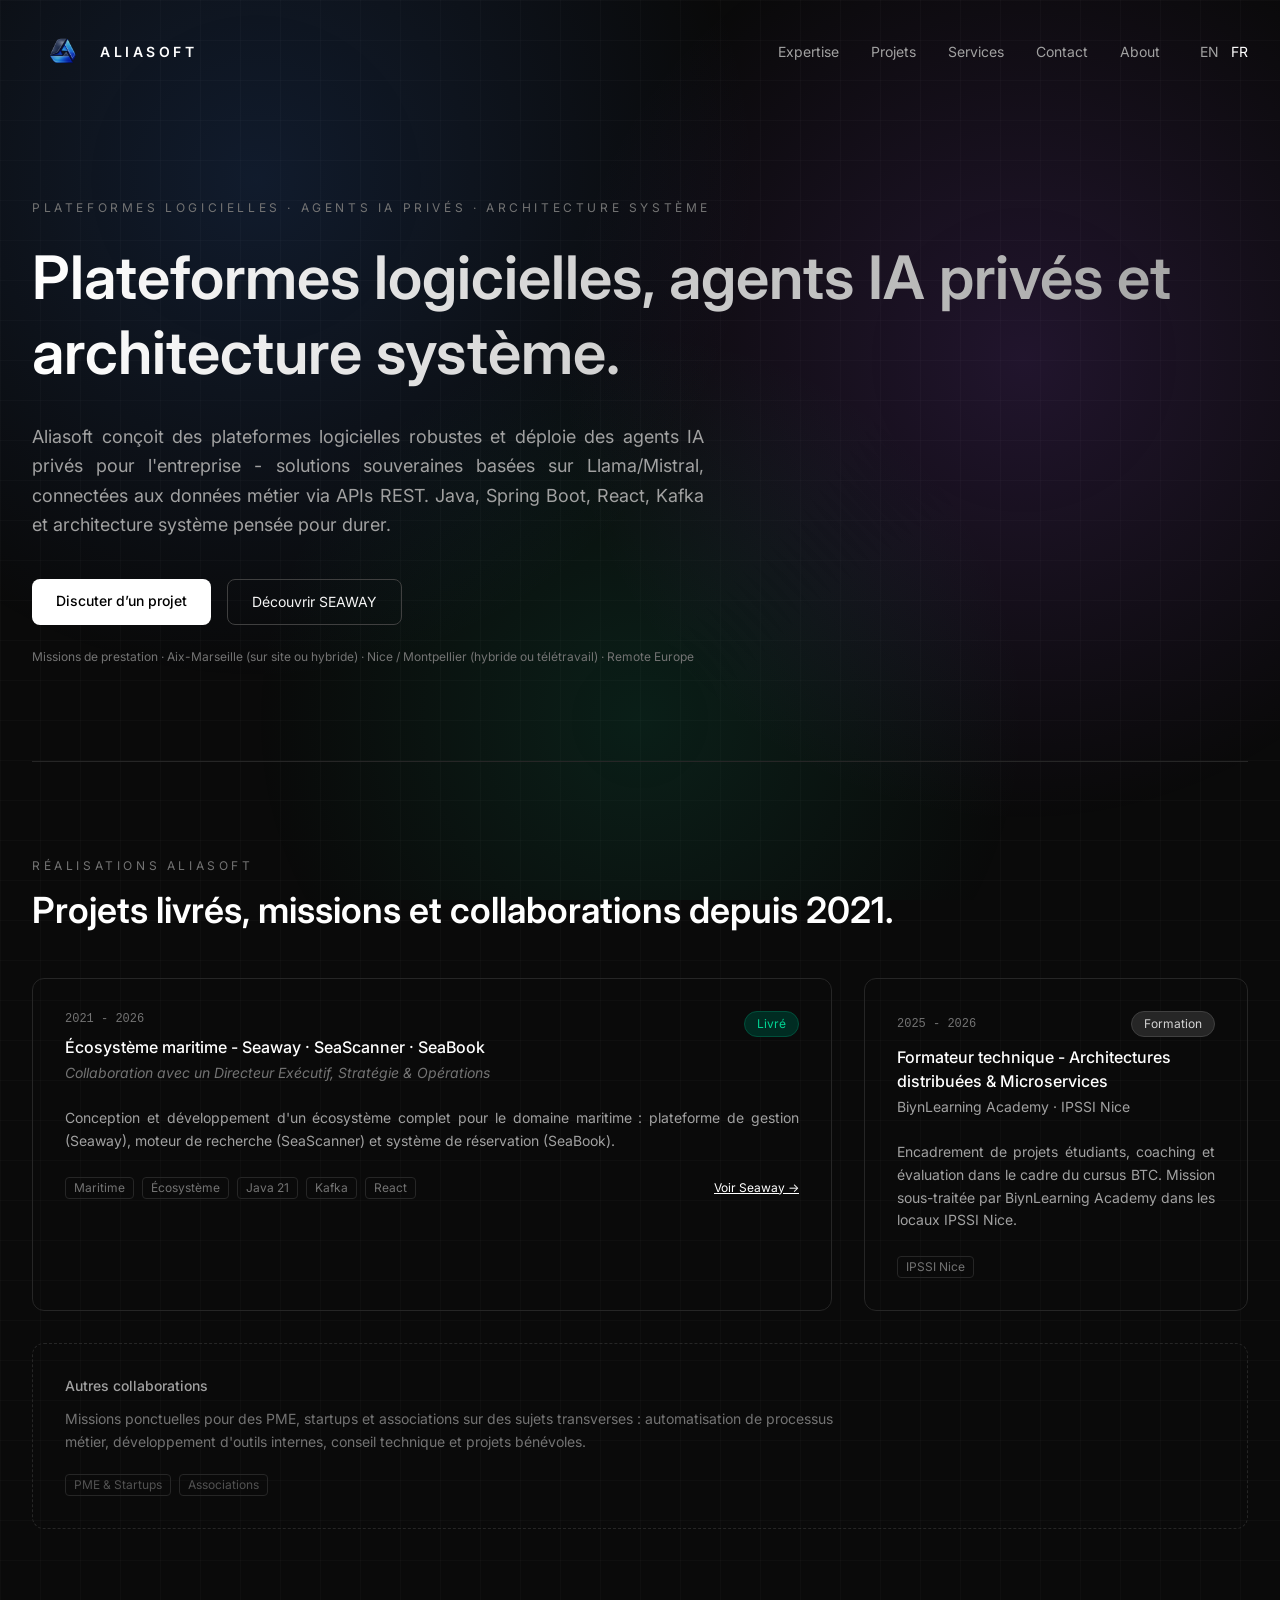
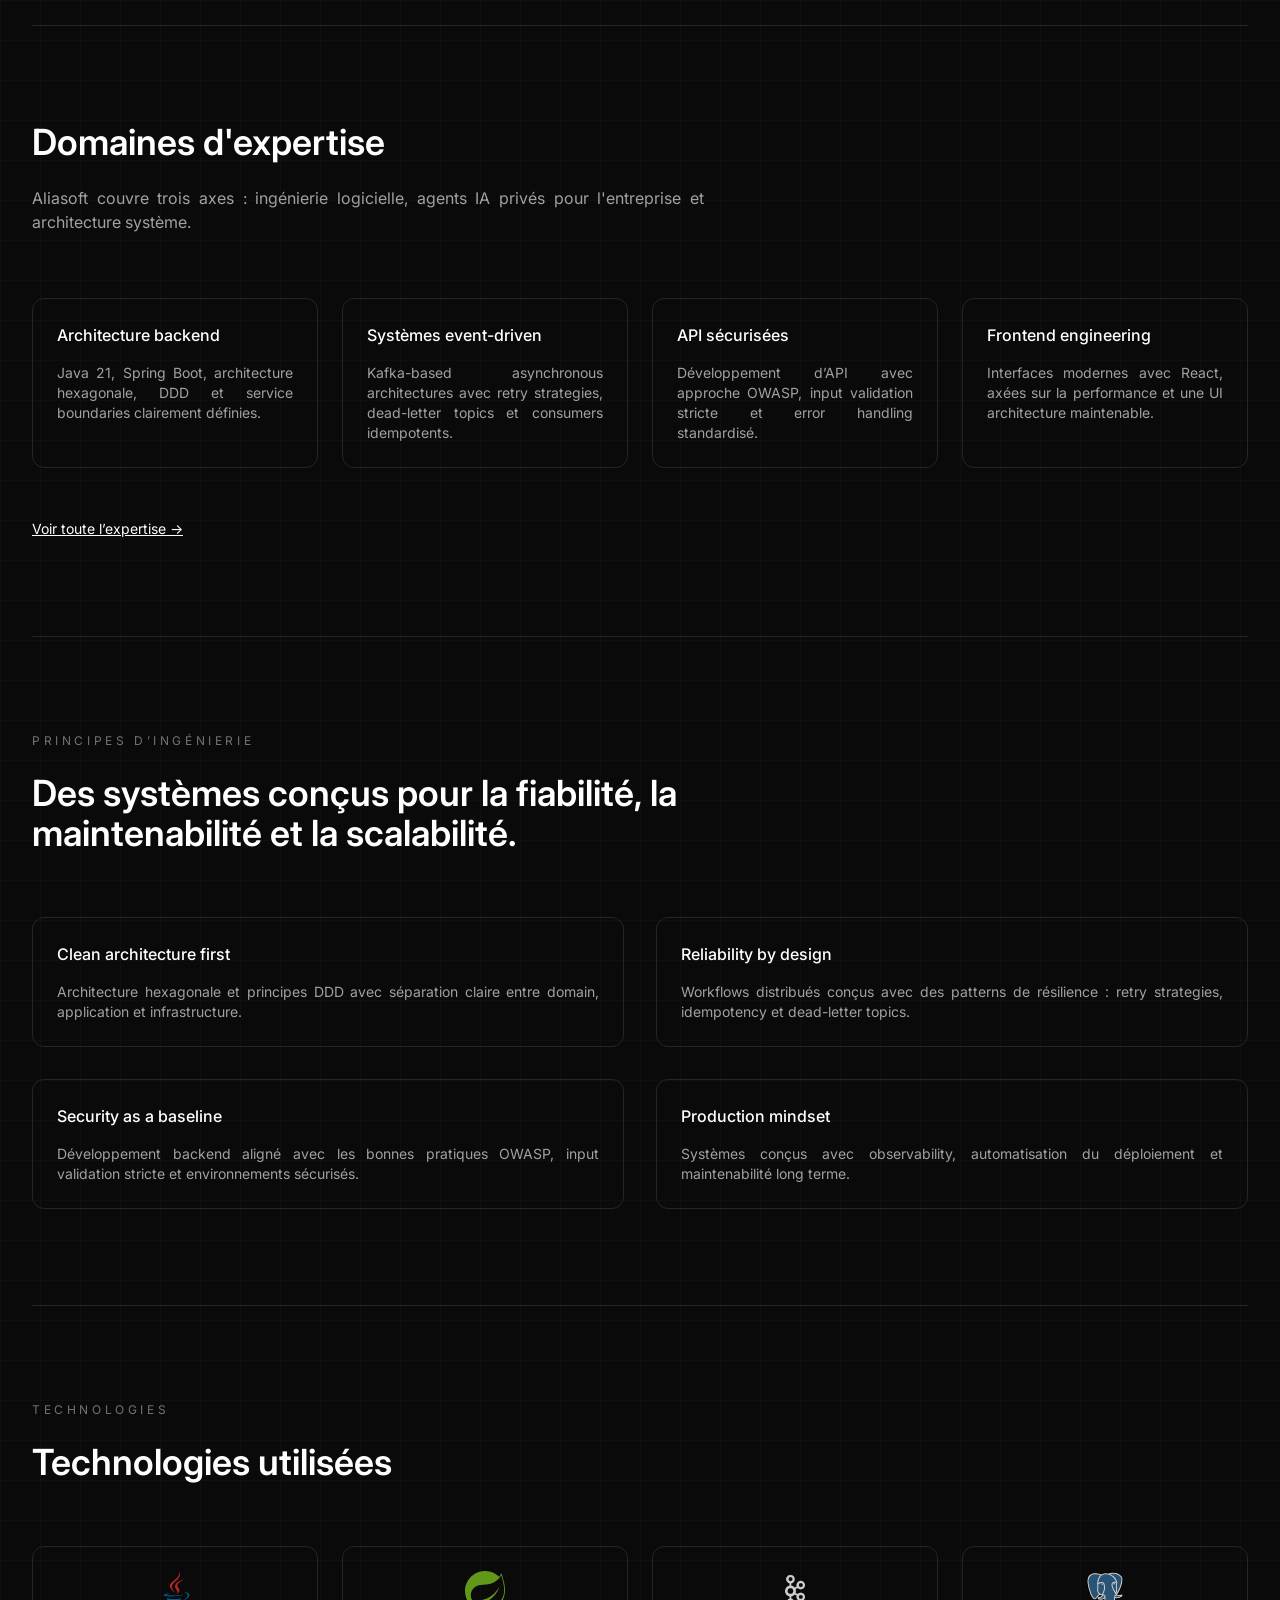
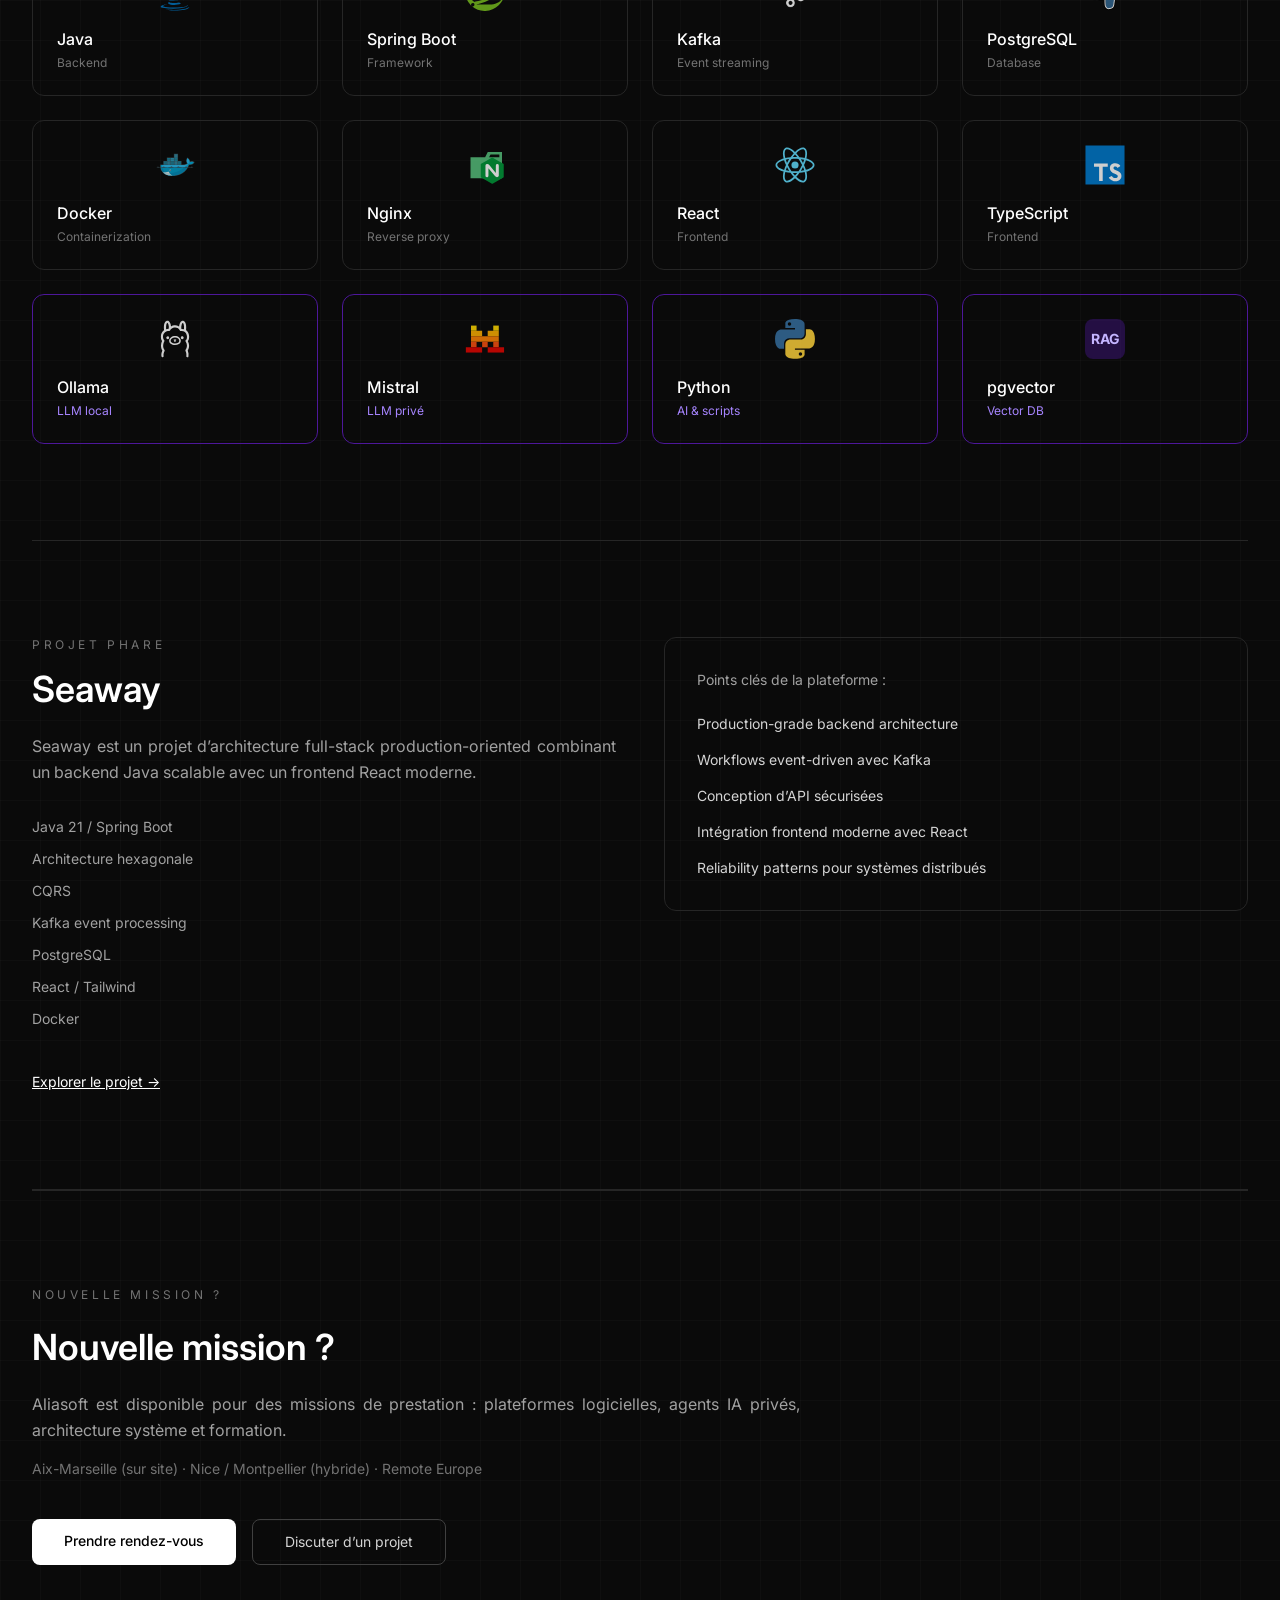
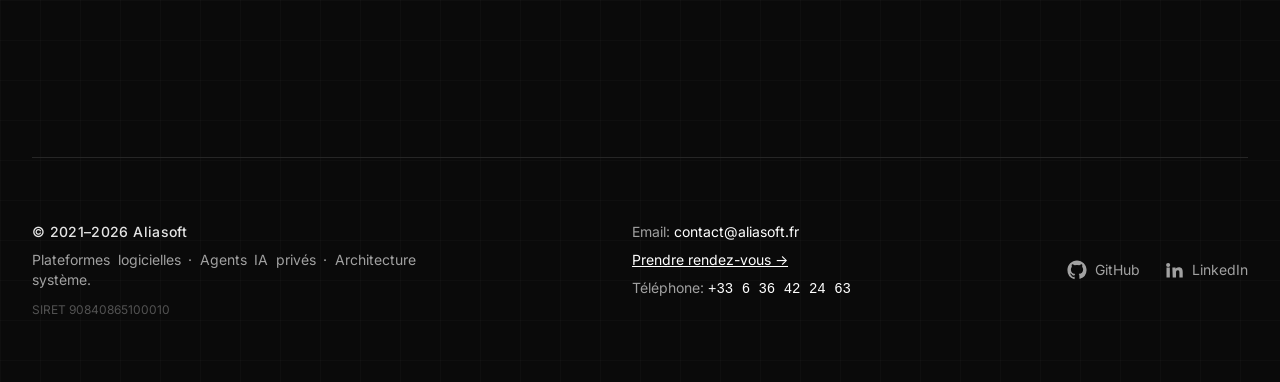
<file: fr/index.html>
<!DOCTYPE html><html lang="fr"> <head><meta charset="UTF-8"><meta name="viewport" content="width=device-width, initial-scale=1.0"><meta name="description" content="Aliasoft - Plateformes logicielles, agents IA privés et architecture système. Solutions souveraines pour l'entreprise."><meta name="author" content="Aliasoft"><title>Aliasoft - Plateformes logicielles &amp; Agents IA privés</title><link rel="icon" href="/favicon.ico"><!-- fonts --><link rel="preconnect" href="https://fonts.googleapis.com"><link rel="preconnect" href="https://fonts.gstatic.com" crossorigin><link href="https://fonts.googleapis.com/css2?family=Inter:wght@400;500;600&family=JetBrains+Mono:wght@400;500&display=swap" rel="stylesheet"><!-- canonical --><link rel="canonical" href="https://aliasoft.fr/fr/"><!-- hreflang --><link rel="alternate" hreflang="en" href="https://aliasoft.fr/en/"><link rel="alternate" hreflang="fr" href="https://aliasoft.fr/fr/"><link rel="alternate" hreflang="x-default" href="https://aliasoft.fr/en/"><!-- OpenGraph --><meta property="og:type" content="website"><meta property="og:title" content="Aliasoft - Plateformes logicielles &#38; Agents IA privés"><meta property="og:description" content="Plateformes logicielles · Agents IA privés · Architecture système."><meta property="og:image" content="https://aliasoft.fr/og-image.png"><meta property="og:url" content="https://aliasoft.fr/fr/"><!-- Twitter --><meta name="twitter:card" content="summary_large_image"><meta name="twitter:title" content="Aliasoft - Plateformes logicielles &#38; Agents IA privés"><meta name="twitter:description" content="Plateformes logicielles · Agents IA privés · Architecture système."><meta name="twitter:image" content="https://aliasoft.fr/og-image.png"><!--    ameliorations--><meta name="robots" content="index, follow"><meta name="theme-color" content="#0a0a0a"><link rel="stylesheet" href="/_astro/global.CK1csvw6.css"></head> <body class="bg-neutral-950 text-neutral-100 antialiased font-[Inter]"> <div class="mx-auto max-w-7xl px-6 lg:px-8">  <header class="py-8"> <!-- Desktop row --> <div class="flex items-center justify-between"> <a href="/fr/" class="flex items-center gap-2 text-sm font-semibold tracking-[0.25em] uppercase text-white"> <img src="/favicon.png" alt="Aliasoft" class="h-10 opacity-80 hover:opacity-100 transition">
Aliasoft
</a> <div class="flex items-center gap-10"> <nav class="hidden md:flex gap-8 text-sm text-neutral-400"> <a href="/fr/expertise" class="transition hover:text-white">Expertise</a> <a href="/fr/projects/seaway" class="transition hover:text-white">Projets</a> <a href="/fr/services" class="transition hover:text-white">Services</a> <a href="/fr/contact" class="transition hover:text-white">Contact</a> <a href="/fr/about" class="transition hover:text-white">About</a> </nav> <!-- Language switch --> <div class="hidden md:flex gap-3 text-sm text-neutral-400"> <a href="/en/" class="transition hover:text-white">EN</a> <a href="/fr/" class="transition text-white">FR</a> </div> <!-- Hamburger (mobile only) --> <button id="menu-toggle" class="md:hidden flex flex-col gap-1.5 p-1" aria-label="Toggle menu" aria-expanded="false"> <span class="block w-6 h-0.5 bg-white transition-all duration-200" id="bar1"></span> <span class="block w-6 h-0.5 bg-white transition-all duration-200" id="bar2"></span> <span class="block w-6 h-0.5 bg-white transition-all duration-200" id="bar3"></span> </button> </div> </div> <!-- Mobile menu --> <nav id="mobile-menu" class="hidden md:hidden flex-col gap-6 pt-8 pb-4 text-sm text-neutral-400"> <a href="/fr/expertise" class="transition hover:text-white">Expertise</a> <a href="/fr/projects/seaway" class="transition hover:text-white">Projets</a> <a href="/fr/services" class="transition hover:text-white">Services</a> <a href="/fr/contact" class="transition hover:text-white">Contact</a> <a href="/fr/about" class="transition hover:text-white">About</a> <div class="flex gap-4 pt-2 border-t border-neutral-800 text-neutral-400"> <a href="/en/" class="transition hover:text-white">EN</a> <a href="/fr/" class="transition text-white">FR</a> </div> </nav> </header> <script type="module">const e=document.getElementById("menu-toggle"),s=document.getElementById("mobile-menu"),l=document.getElementById("bar1"),a=document.getElementById("bar2"),n=document.getElementById("bar3");e?.addEventListener("click",()=>{const t=s?.classList.toggle("hidden")===!1;s?.classList.toggle("flex",t),e.setAttribute("aria-expanded",String(t)),l?.classList.toggle("translate-y-2",t),l?.classList.toggle("rotate-45",t),a?.classList.toggle("opacity-0",t),n?.classList.toggle("-translate-y-2",t),n?.classList.toggle("-rotate-45",t)});</script> <main> <section class="py-24 border-b border-neutral-800"> <p class="text-xs uppercase tracking-[0.3em] text-neutral-500"> Plateformes logicielles · Agents IA privés · Architecture système </p> <h1 class="mt-6 text-4xl md:text-6xl font-semibold leading-tight bg-gradient-to-r from-white to-neutral-400 bg-clip-text text-transparent"> Plateformes logicielles, agents IA privés et architecture système. </h1> <p class="mt-8 text-lg text-neutral-400 max-w-2xl leading-relaxed"> Aliasoft conçoit des plateformes logicielles robustes et déploie des agents IA privés pour l&#39;entreprise - solutions souveraines basées sur Llama/Mistral, connectées aux données métier via APIs REST. Java, Spring Boot, React, Kafka et architecture système pensée pour durer. </p> <div class="mt-10 flex gap-4"> <a href="/fr/contact" class="bg-white text-black px-6 py-3 rounded-lg text-sm font-medium hover:bg-neutral-200 transition"> Discuter d’un projet </a> <a href="#seaway" class="border border-neutral-700 px-6 py-3 rounded-lg text-sm hover:border-neutral-500 transition"> Découvrir SEAWAY </a> </div> <p class="mt-6 text-xs text-neutral-500"> Missions de prestation · Aix-Marseille (sur site ou hybride) · Nice / Montpellier (hybride ou télétravail) · Remote Europe </p> </section> <section class="py-24 border-b border-neutral-800"> <p class="text-xs uppercase tracking-[0.3em] text-neutral-500"> Réalisations Aliasoft </p> <h2 class="mt-4 text-3xl md:text-4xl font-semibold text-white"> Projets livrés, missions et collaborations depuis 2021. </h2> <div class="mt-12 grid md:grid-cols-2 lg:grid-cols-3 gap-8"> <!-- Écosystème maritime --> <div class="md:col-span-2 border border-neutral-800 rounded-xl p-8 hover:border-neutral-600 hover:bg-neutral-900/40 transition"> <div class="flex items-start justify-between gap-4 flex-wrap"> <div> <p class="text-xs text-neutral-500 font-mono">2021 - 2026</p> <h3 class="mt-2 text-white font-medium">Écosystème maritime - Seaway · SeaScanner · SeaBook</h3> <p class="mt-1 text-sm text-neutral-500 italic">Collaboration avec un Directeur Exécutif, Stratégie &amp; Opérations</p> </div> <span class="shrink-0 text-xs bg-emerald-950 text-emerald-400 border border-emerald-900 px-3 py-1 rounded-full"> Livré </span> </div> <p class="mt-6 text-neutral-400 text-sm leading-relaxed"> Conception et développement d&#39;un écosystème complet pour le domaine maritime : plateforme de gestion (Seaway), moteur de recherche (SeaScanner) et système de réservation (SeaBook). </p> <div class="mt-6 flex flex-wrap items-center justify-between gap-4"> <div class="flex gap-2 flex-wrap"> <span class="text-xs text-neutral-500 border border-neutral-800 px-2 py-0.5 rounded">Maritime</span> <span class="text-xs text-neutral-500 border border-neutral-800 px-2 py-0.5 rounded">Écosystème</span> <span class="text-xs text-neutral-500 border border-neutral-800 px-2 py-0.5 rounded">Java 21</span> <span class="text-xs text-neutral-500 border border-neutral-800 px-2 py-0.5 rounded">Kafka</span> <span class="text-xs text-neutral-500 border border-neutral-800 px-2 py-0.5 rounded">React</span> </div> <a href="/fr/projects/seaway" class="text-xs text-white underline hover:text-neutral-300 transition shrink-0"> Voir Seaway → </a> </div> </div> <!-- BiynLearning --> <div class="border border-neutral-800 rounded-xl p-8 hover:border-neutral-600 hover:bg-neutral-900/40 transition"> <div class="mb-4"> <div class="flex items-center justify-between gap-2 flex-wrap"> <p class="text-xs text-neutral-500 font-mono">2025 - 2026</p> <span class="text-xs bg-neutral-800 text-neutral-300 border border-neutral-700 px-3 py-1 rounded-full"> Formation </span> </div> <h3 class="mt-2 text-white font-medium">Formateur technique - Architectures distribuées &amp; Microservices</h3> <p class="mt-1 text-sm text-neutral-400">BiynLearning Academy · IPSSI Nice</p> </div> <p class="mt-6 text-neutral-400 text-sm leading-relaxed text-justify"> Encadrement de projets étudiants, coaching et évaluation dans le cadre du cursus BTC. Mission sous-traitée par BiynLearning Academy dans les locaux IPSSI Nice. </p> <div class="mt-6 flex gap-2 flex-wrap"> <span class="text-xs text-neutral-500 border border-neutral-800 px-2 py-0.5 rounded">IPSSI Nice</span> </div> </div> <!-- Autres collaborations --> <div class="md:col-span-2 lg:col-span-3 border border-neutral-800 border-dashed rounded-xl p-8"> <h3 class="text-neutral-400 font-medium text-sm">Autres collaborations</h3> <p class="mt-3 text-neutral-500 text-sm leading-relaxed max-w-3xl"> Missions ponctuelles pour des PME, startups et associations sur des sujets transverses : automatisation de processus métier, développement d&#39;outils internes, conseil technique et projets bénévoles. </p> <div class="mt-5 flex gap-2 flex-wrap"> <span class="text-xs text-neutral-600 border border-neutral-800 px-2 py-0.5 rounded">PME &amp; Startups</span> <span class="text-xs text-neutral-600 border border-neutral-800 px-2 py-0.5 rounded">Associations</span> </div> </div> </div> </section> <section id="expertise" class="py-24 border-b border-neutral-800"> <h2 class="text-3xl md:text-4xl font-semibold text-white"> Domaines d&#39;expertise </h2> <p class="mt-6 text-neutral-400 max-w-2xl"> Aliasoft couvre trois axes : ingénierie logicielle, agents IA privés pour l&#39;entreprise et architecture système. </p> <!--<a--> <!--    href="https://alak8ba.github.io"--> <!--    target="_blank"--> <!--    class="text-sm text-white underline hover:text-neutral-300 transition"--> <!--&gt;--> <!--  Engineering Notes →--> <!--</a>--> <div class="grid md:grid-cols-2 lg:grid-cols-4 gap-6 mt-16"> <div class="border border-neutral-800 rounded-xl p-6 hover:border-neutral-600 hover:bg-neutral-900/40 transition"> <h3 class="text-white font-medium">Architecture backend</h3> <p class="mt-4 text-sm text-neutral-400">Java 21, Spring Boot, architecture hexagonale, DDD et service boundaries clairement définies.</p> </div> <div class="border border-neutral-800 rounded-xl p-6 hover:border-neutral-600 hover:bg-neutral-900/40 transition"> <h3 class="text-white font-medium">Systèmes event-driven</h3> <p class="mt-4 text-sm text-neutral-400">Kafka-based asynchronous architectures avec retry strategies, dead-letter topics et consumers idempotents.</p> </div> <div class="border border-neutral-800 rounded-xl p-6 hover:border-neutral-600 hover:bg-neutral-900/40 transition"> <h3 class="text-white font-medium">API sécurisées</h3> <p class="mt-4 text-sm text-neutral-400">Développement d’API avec approche OWASP, input validation stricte et error handling standardisé.</p> </div> <div class="border border-neutral-800 rounded-xl p-6 hover:border-neutral-600 hover:bg-neutral-900/40 transition"> <h3 class="text-white font-medium">Frontend engineering</h3> <p class="mt-4 text-sm text-neutral-400">Interfaces modernes avec React, axées sur la performance et une UI architecture maintenable.</p> </div> </div> <div class="mt-12"> <a href="/fr/expertise" class="text-sm text-white underline hover:text-neutral-300 transition"> Voir toute l’expertise → </a> </div> </section> <section class="py-24 border-b border-neutral-800"> <p class="text-xs uppercase tracking-[0.3em] text-neutral-500"> Principes d’ingénierie </p> <h2 class="mt-6 text-3xl md:text-4xl font-semibold text-white max-w-3xl"> Des systèmes conçus pour la fiabilité, la maintenabilité et la scalabilité. </h2> <div class="grid md:grid-cols-2 gap-8 mt-16"> <div class="border border-neutral-800 rounded-xl p-6 hover:border-neutral-600 hover:bg-neutral-900/40 transition"> <h3 class="text-white font-medium"> Clean architecture first </h3> <p class="mt-4 text-sm text-neutral-400"> Architecture hexagonale et principes DDD avec séparation claire entre domain, application et infrastructure. </p> </div> <div class="border border-neutral-800 rounded-xl p-6 hover:border-neutral-600 hover:bg-neutral-900/40 transition"> <h3 class="text-white font-medium"> Reliability by design </h3> <p class="mt-4 text-sm text-neutral-400"> Workflows distribués conçus avec des patterns de résilience : retry strategies, idempotency et dead-letter topics. </p> </div> <div class="border border-neutral-800 rounded-xl p-6 hover:border-neutral-600 hover:bg-neutral-900/40 transition"> <h3 class="text-white font-medium"> Security as a baseline </h3> <p class="mt-4 text-sm text-neutral-400"> Développement backend aligné avec les bonnes pratiques OWASP, input validation stricte et environnements sécurisés. </p> </div> <div class="border border-neutral-800 rounded-xl p-6 hover:border-neutral-600 hover:bg-neutral-900/40 transition"> <h3 class="text-white font-medium"> Production mindset </h3> <p class="mt-4 text-sm text-neutral-400"> Systèmes conçus avec observability, automatisation du déploiement et maintenabilité long terme. </p> </div> </div> </section> <section class="py-24 border-b border-neutral-800"> <p class="text-xs uppercase tracking-[0.3em] text-neutral-500">Technologies</p> <h2 class="mt-6 text-3xl md:text-4xl font-semibold text-white">Technologies utilisées</h2> <div class="grid grid-cols-2 md:grid-cols-4 gap-6 mt-16"> <div class="border border-neutral-800 rounded-xl p-6 text-center hover:border-neutral-600 transition"> <img src="/_astro/java.B9Whfg8T_Z2k5VVK.svg" alt="Java" loading="lazy" decoding="async" width="120" height="120" class="h-10 mx-auto opacity-80 hover:opacity-100 transition"> <p class="text-white font-medium mt-4">Java</p> <p class="text-xs text-neutral-500 mt-1">Backend</p> </div> <div class="border border-neutral-800 rounded-xl p-6 text-center hover:border-neutral-600 transition"> <img src="/_astro/spring.wbKUWatn_Z2k5VVK.svg" alt="Spring Boot" loading="lazy" decoding="async" width="120" height="120" class="h-10 mx-auto opacity-80 hover:opacity-100 transition"> <p class="text-white font-medium mt-4">Spring Boot</p> <p class="text-xs text-neutral-500 mt-1">Framework</p> </div> <div class="border border-neutral-800 rounded-xl p-6 text-center hover:border-neutral-600 transition"> <img src="/stack/kafka.png" alt="Kafka" class="h-10 mx-auto opacity-80 hover:opacity-100"> <p class="text-white font-medium mt-4">Kafka</p> <p class="text-xs text-neutral-500 mt-1">Event streaming</p> </div> <div class="border border-neutral-800 rounded-xl p-6 text-center hover:border-neutral-600 transition"> <img src="/_astro/postgressql.CTql7Pj9_Z2k5VVK.svg" alt="PostgreSQL" loading="lazy" decoding="async" width="120" height="120" class="h-10 mx-auto opacity-80 hover:opacity-100 transition"> <p class="text-white font-medium mt-4">PostgreSQL</p> <p class="text-xs text-neutral-500 mt-1">Database</p> </div> <div class="border border-neutral-800 rounded-xl p-6 text-center hover:border-neutral-600 transition"> <img src="/_astro/docker.DLqjD3tf_Z2k5VVK.svg" alt="Docker" loading="lazy" decoding="async" width="120" height="120" class="h-10 mx-auto opacity-80 hover:opacity-100 transition"> <p class="text-white font-medium mt-4">Docker</p> <p class="text-xs text-neutral-500 mt-1">Containerization</p> </div> <div class="border border-neutral-800 rounded-xl p-6 text-center hover:border-neutral-600 transition"> <img src="/_astro/nginx.CgMJiXKN_Z2k5VVK.svg" alt="Nginx" loading="lazy" decoding="async" width="120" height="120" class="h-10 mx-auto opacity-80 hover:opacity-100 transition"> <p class="text-white font-medium mt-4">Nginx</p> <p class="text-xs text-neutral-500 mt-1">Reverse proxy</p> </div> <div class="border border-neutral-800 rounded-xl p-6 text-center hover:border-neutral-600 transition"> <img src="/_astro/react.B6gX_Z1C_Z2k5VVK.svg" alt="React" loading="lazy" decoding="async" width="120" height="120" class="h-10 mx-auto opacity-80 hover:opacity-100 transition"> <p class="text-white font-medium mt-4">React</p> <p class="text-xs text-neutral-500 mt-1">Frontend</p> </div> <div class="border border-neutral-800 rounded-xl p-6 text-center hover:border-neutral-600 transition"> <img src="/_astro/typescript.C9-blvjE_Z2k5VVK.svg" alt="TypeScript" loading="lazy" decoding="async" width="120" height="120" class="h-10 mx-auto opacity-80 hover:opacity-100 transition"> <p class="text-white font-medium mt-4">TypeScript</p> <p class="text-xs text-neutral-500 mt-1">Frontend</p> </div> <!-- IA Stack --> <div class="border border-violet-900 rounded-xl p-6 text-center hover:border-violet-700 hover:bg-violet-950/20 transition"> <img src="/_astro/ollama.DmSFWAuy_Z1HrfeR.svg" alt="Ollama" loading="lazy" decoding="async" width="40" height="40" class="h-10 w-10 mx-auto opacity-80 hover:opacity-100 transition invert"> <p class="text-white font-medium mt-4">Ollama</p> <p class="text-xs text-violet-400 mt-1">LLM local</p> </div> <div class="border border-violet-900 rounded-xl p-6 text-center hover:border-violet-700 hover:bg-violet-950/20 transition"> <img src="/_astro/mistral.CZMo4UOX_Z1HrfeR.svg" alt="Mistral" loading="lazy" decoding="async" width="40" height="40" class="h-10 w-10 mx-auto opacity-80 hover:opacity-100 transition"> <p class="text-white font-medium mt-4">Mistral</p> <p class="text-xs text-violet-400 mt-1">LLM privé</p> </div> <div class="border border-violet-900 rounded-xl p-6 text-center hover:border-violet-700 hover:bg-violet-950/20 transition"> <svg class="h-10 w-10 mx-auto opacity-80" viewBox="0 0 256 255" xmlns="http://www.w3.org/2000/svg"> <path d="M126.916.072c-64.832 0-60.784 28.115-60.784 28.115l.072 29.128h61.868v8.745H41.631S.145 61.355.145 126.77c0 65.417 36.21 63.097 36.21 63.097h21.61v-30.356s-1.165-36.21 35.632-36.21h61.362s34.475.557 34.475-33.319V33.97S194.67.072 126.916.072zM92.802 19.66a11.12 11.12 0 0 1 11.13 11.13 11.12 11.12 0 0 1-11.13 11.13 11.12 11.12 0 0 1-11.13-11.13 11.12 11.12 0 0 1 11.13-11.13z" fill="#3670A0"></path> <path d="M128.757 254.126c64.832 0 60.784-28.115 60.784-28.115l-.072-29.127H127.6v-8.745h86.441s41.486 4.705 41.486-60.712c0-65.416-36.21-63.096-36.21-63.096h-21.61v30.355s1.165 36.21-35.632 36.21H100.472s-34.475-.557-34.475 33.32v56.013s-5.235 33.897 62.76 33.897zm34.114-19.586a11.12 11.12 0 0 1-11.13-11.13 11.12 11.12 0 0 1 11.13-11.13 11.12 11.12 0 0 1 11.13 11.13 11.12 11.12 0 0 1-11.13 11.13z" fill="#FFD43B"></path> </svg> <p class="text-white font-medium mt-4">Python</p> <p class="text-xs text-violet-400 mt-1">AI & scripts</p> </div> <div class="border border-violet-900 rounded-xl p-6 text-center hover:border-violet-700 hover:bg-violet-950/20 transition"> <div class="h-10 w-10 mx-auto flex items-center justify-center rounded-lg bg-violet-900/40"> <span class="text-violet-300 font-bold text-sm">RAG</span> </div> <p class="text-white font-medium mt-4">pgvector</p> <p class="text-xs text-violet-400 mt-1">Vector DB</p> </div> </div> </section> <section id="seaway" class="py-24 border-b border-neutral-800"> <div class="grid lg:grid-cols-2 gap-12 items-start"> <div> <p class="text-xs uppercase tracking-[0.3em] text-neutral-500"> Projet phare </p> <h2 class="mt-4 text-3xl md:text-4xl font-semibold text-white">
Seaway
</h2> <p class="mt-6 text-neutral-400 leading-relaxed"> Seaway est un projet d’architecture full-stack  production-oriented combinant un backend Java scalable avec un frontend React moderne. </p> <ul class="mt-8 space-y-3 text-neutral-400 text-sm"> <li>Java 21 / Spring Boot</li> <li>Architecture hexagonale</li> <li>CQRS</li> <li>Kafka event processing</li> <li>PostgreSQL</li> <li>React / Tailwind</li> <li>Docker</li> </ul> </div> <div class="border border-neutral-800 rounded-xl p-8"> <p class="text-sm text-neutral-400"> Points clés de la plateforme : </p> <ul class="mt-6 space-y-4 text-sm text-neutral-300"> <li>Production-grade backend architecture</li> <li>Workflows event-driven avec Kafka</li> <li>Conception d’API sécurisées</li> <li>Intégration frontend moderne avec React</li> <li>Reliability patterns pour systèmes distribués</li> </ul> </div> </div> <div class="mt-10"> <a href="/fr/projects/seaway" class="text-sm text-white underline hover:text-neutral-300 transition"> Explorer le projet → </a> </div> </section> <section class="py-24 border-t border-neutral-800"> <div class="max-w-3xl"> <p class="text-xs uppercase tracking-[0.3em] text-neutral-500"> Nouvelle mission ? </p> <h2 class="mt-6 text-3xl md:text-4xl font-semibold text-white"> Nouvelle mission ? </h2> <p class="mt-6 text-neutral-400 leading-relaxed"> Aliasoft est disponible pour des missions de prestation : plateformes logicielles, agents IA privés, architecture système et formation. </p> <p class="mt-4 text-sm text-neutral-500"> Aix-Marseille (sur site) · Nice / Montpellier (hybride) · Remote Europe </p> <div class="mt-10 flex flex-wrap gap-4"> <a href="https://calendly.com/rdv-akouba/30min" target="_blank" rel="noopener noreferrer" class="bg-white text-black px-8 py-3 rounded-lg text-sm font-medium hover:bg-neutral-200 transition"> Prendre rendez-vous </a> <a href="/fr/contact" class="border border-neutral-700 px-8 py-3 rounded-lg text-sm text-neutral-300 hover:border-neutral-500 hover:text-white transition"> Discuter d’un projet </a> </div> </div> </section> </main> <footer class="border-t border-neutral-800 py-16 mt-24"> <div class="flex flex-col md:flex-row md:justify-between gap-10"> <!-- Brand --> <div> <p class="text-neutral-200 font-medium text-sm tracking-wide">
© 2021–2026 Aliasoft
</p> <p class="mt-2 text-neutral-400 text-sm max-w-sm"> Plateformes logicielles · Agents IA privés · Architecture système. </p> <p class="mt-3 text-xs text-neutral-600">
SIRET 90840865100010
</p> </div> <!-- Contact --> <div class="space-y-2 text-sm text-neutral-400"> <p> Email:
<a href="mailto:contact@aliasoft.fr" class="text-white transition">
contact@aliasoft.fr
</a> </p> <p> <a href="https://calendly.com/rdv-akouba/30min" target="_blank" rel="noopener noreferrer" class="text-white underline hover:text-neutral-300 transition"> Prendre rendez-vous →
</a> </p> <span class="relative group cursor-pointer"> Téléphone:
<a href="tel:+33636422463" class="text-white font-mono"> <span class=" transition">
+33 6
<span class="hover:text-blue-400">36</span> <span class="group/pair cursor-pointer"> <span class="group-hover/pair:text-emerald-400 transition">42</span> <span class="group-hover/pair:text-emerald-400 transition"> 24</span> </span> <span class="hover:text-blue-400">63</span> </span> </a> <span class="absolute left-1/2 -translate-x-1/2 mt-2
        hidden group-hover:block
        text-xs text-neutral-300 bg-neutral-900
        px-3 py-1 rounded-lg border border-neutral-700"> Symmetrical pattern - Facile à retenir </span> </span> </div> <!-- Social --> <div class="flex gap-6 text-sm text-neutral-400 items-center"> <a href="https://github.com/Aliasoft" class="hover:text-white transition flex items-center gap-2" target="_blank" rel="noopener noreferrer" aria-label="GitHub"> <svg xmlns="http://www.w3.org/2000/svg" class="w-5 h-5" viewBox="0 0 24 24" fill="currentColor"> <path d="M12 .5C5.65.5.5 5.65.5 12A11.5 11.5 0 0 0 8.36 22.94c.58.1.79-.25.79-.56v-2.17c-3.18.69-3.85-1.53-3.85-1.53-.52-1.32-1.27-1.67-1.27-1.67-1.04-.71.08-.7.08-.7 1.15.08 1.75 1.18 1.75 1.18 1.02 1.75 2.68 1.24 3.33.95.1-.74.4-1.24.72-1.53-2.54-.29-5.22-1.27-5.22-5.67 0-1.25.45-2.27 1.18-3.07-.12-.29-.51-1.46.11-3.04 0 0 .96-.31 3.15 1.17a10.9 10.9 0 0 1 5.74 0c2.19-1.48 3.15-1.17 3.15-1.17.62 1.58.23 2.75.11 3.04.73.8 1.18 1.82 1.18 3.07 0 4.41-2.68 5.37-5.23 5.66.41.35.77 1.03.77 2.08v3.08c0 .31.21.67.8.56A11.5 11.5 0 0 0 23.5 12C23.5 5.65 18.35.5 12 .5Z"></path> </svg>
GitHub
</a> <a href="https://www.linkedin.com/company/aliasoft" class="hover:text-white transition flex items-center gap-2" target="_blank" rel="noopener noreferrer" aria-label="LinkedIn"> <svg xmlns="http://www.w3.org/2000/svg" class="w-5 h-5" viewBox="0 0 24 24" fill="currentColor"> <path d="M4.98 3.5A2.48 2.48 0 1 0 5 8.46 2.48 2.48 0 0 0 4.98 3.5ZM3 9h4v12H3Zm7 0h3.83v1.64h.05c.53-1 1.84-2.05 3.79-2.05 4.05 0 4.8 2.66 4.8 6.11V21h-4v-5.62c0-1.34-.02-3.06-1.87-3.06-1.87 0-2.16 1.46-2.16 2.97V21h-4Z"></path> </svg>
LinkedIn
</a> <!--<a--> <!--        href="https://www.malt.fr/profile/akouba"--> <!--        class="hover:text-white transition flex items-center gap-2"--> <!--        target="_blank"--> <!--        rel="noopener noreferrer"--> <!--        aria-label="Malt"--> <!--&gt;--> <!--    <svg xmlns="http://www.w3.org/2000/svg" class="w-5 h-5" aria-label="Malt" role="img"--> <!--         viewBox="0 0 512 512" fill="none">--> <!--        <g id="SVGRepo_bgCarrier" stroke-width="0"></g>--> <!--        <g id="SVGRepo_tracerCarrier" stroke-linecap="round" stroke-linejoin="round"></g>--> <!--        <g id="SVGRepo_iconCarrier">--> <!--            <path fill="#878787"--> <!--                  d="m408.4 103.8c-32.5-32.4-67.1-11.4-88.8 10.2L114.8 318.8c-21.7 21.7-44.4 54.7-10.2 88.8c34.1 34.1 67 11.4 88.7-10.3l204.8-204.8c21.7-21.6 42.7-56.3 10.3-88.7zm-195.7-8.4 43.4 43.4 44.1-44.2c3-3 6-5.8 9.1-8.4c-4.6-23.3-17.9-44.4-53.3-44.4c-35.4 0-48.7 21.2-53.2 44.5c3.3 2.9 6.6 5.8 9.9 9.1zm87.5 322.1-44.1-44.1-43.4 43.3c-3.3 3.3-6.5 6.4-9.8 9.2c5 23.8 19 45.5 53.1 45.5c34.2 0 48.3-21.9 53.2-45.7c-3-2.6-6-5.2-9-8.2zm-105.9-217h-83.6c-30.7 0-70 9.7-70 55.5c0 34.3 21.9 48.3 45.8 53.2c2.8-3.2 107.8-108.7 107.8-108.7zm231.5 2.3c-2.6 3-107.9 108.8-107.9 108.8h82.4c30.7 0 70-7.3 70-55.6c0-35.3-21.1-48.6-44.5-53.2zm-204.1-29.7 14.9-14.9-43.3-43.4c-21.7-21.7-54.6-44.4-88.8-10.2c-25 25-19.4 49.4-6.2 69.1c4.1-.3 123.4-.6 123.4-.6zm68.7 165.9-15 15 44.2 44.1c21.7 21.7 56.3 42.7 88.7 10.3c24.2-24.2 18.7-49.7 5.3-70c-4.3.3-123.2.6-123.2.6z"></path>--> <!--        </g>--> <!--    </svg>--> <!--    Malt </a>--> </div> </div> </footer>  </div> </body></html>
</file>
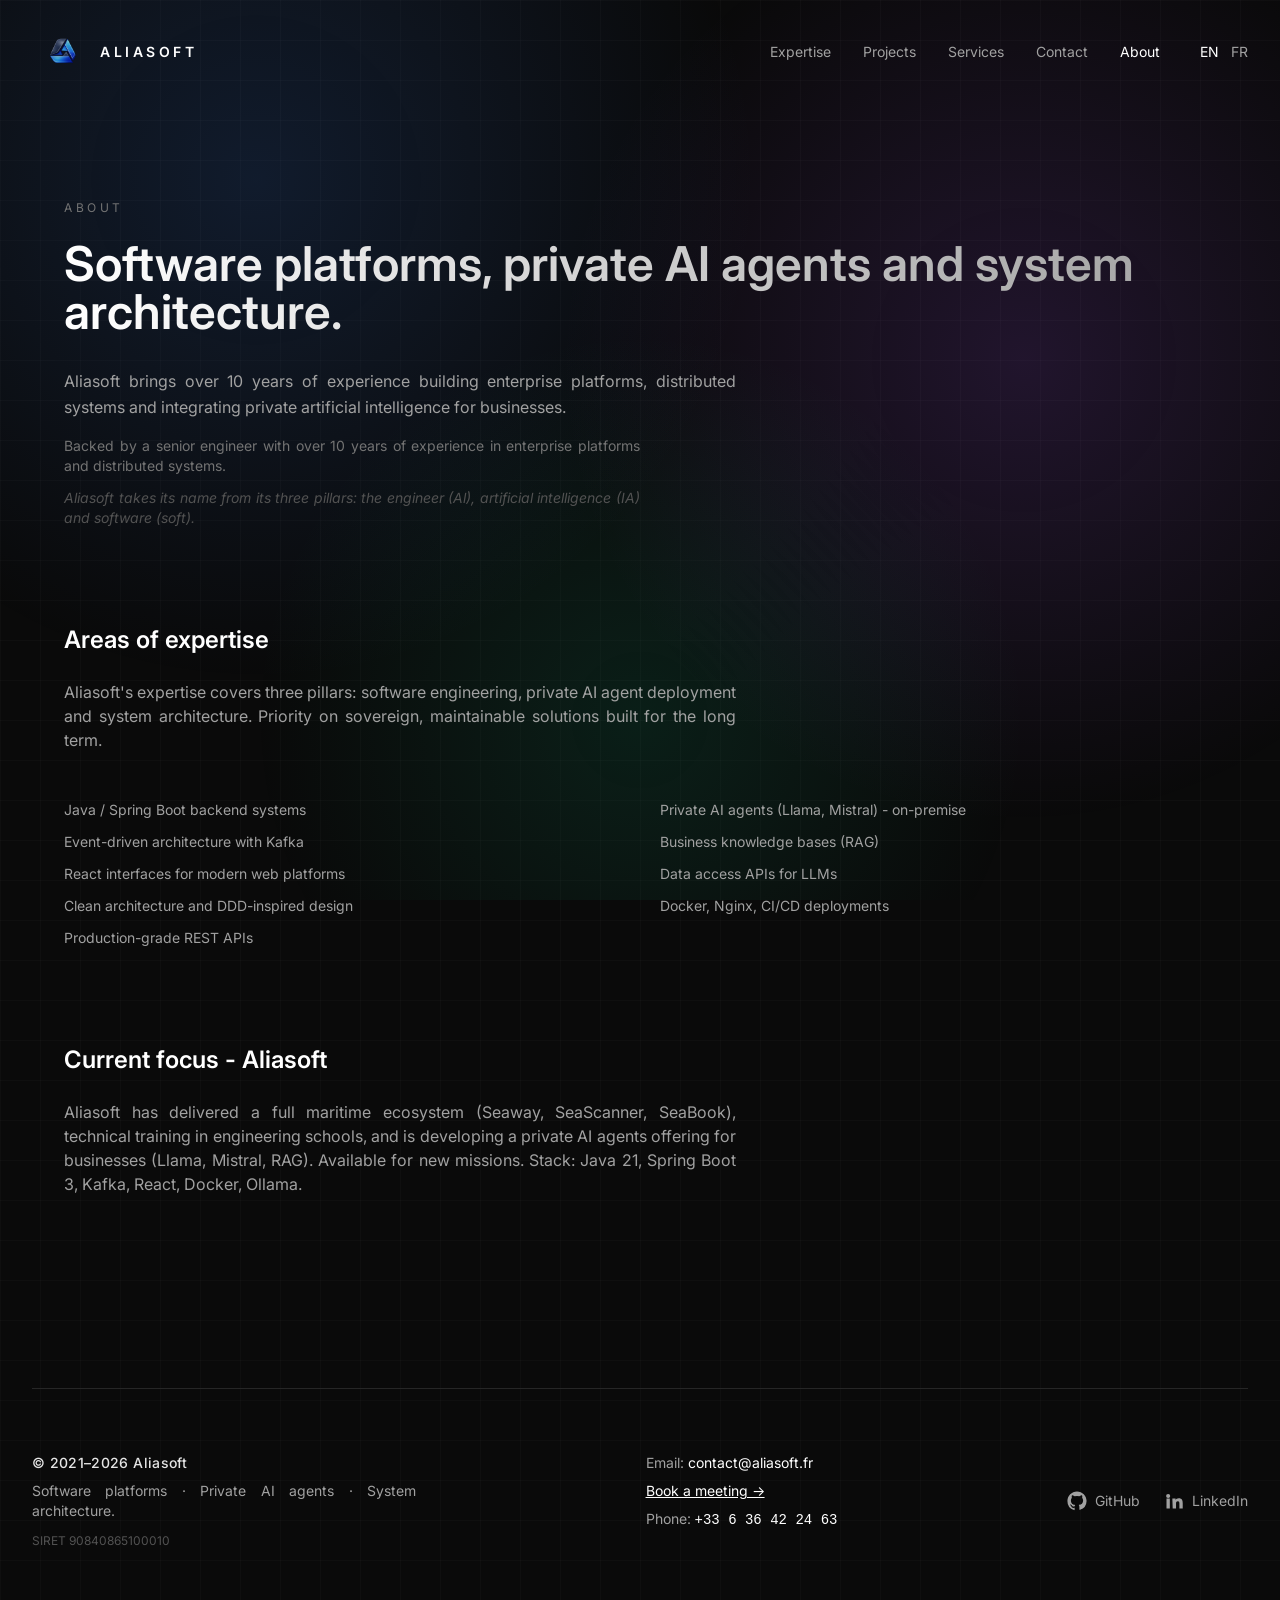
<file: en/about/index.html>
<!DOCTYPE html><html lang="en"> <head><meta charset="UTF-8"><meta name="viewport" content="width=device-width, initial-scale=1.0"><meta name="description" content="Aliasoft - Software platforms, private AI agents and system architecture. Sovereign solutions for businesses."><meta name="author" content="Aliasoft"><title>Aliasoft - Software platforms &amp; Private AI agents</title><link rel="icon" href="/favicon.ico"><!-- fonts --><link rel="preconnect" href="https://fonts.googleapis.com"><link rel="preconnect" href="https://fonts.gstatic.com" crossorigin><link href="https://fonts.googleapis.com/css2?family=Inter:wght@400;500;600&family=JetBrains+Mono:wght@400;500&display=swap" rel="stylesheet"><!-- canonical --><link rel="canonical" href="https://aliasoft.fr/en/about/"><!-- hreflang --><link rel="alternate" hreflang="en" href="https://aliasoft.fr/en/about/"><link rel="alternate" hreflang="fr" href="https://aliasoft.fr/fr/about/"><link rel="alternate" hreflang="x-default" href="https://aliasoft.fr/en/about/"><!-- OpenGraph --><meta property="og:type" content="website"><meta property="og:title" content="Aliasoft - Software platforms &#38; Private AI agents"><meta property="og:description" content="Software platforms · Private AI agents · System architecture."><meta property="og:image" content="https://aliasoft.fr/og-image.png"><meta property="og:url" content="https://aliasoft.fr/en/about/"><!-- Twitter --><meta name="twitter:card" content="summary_large_image"><meta name="twitter:title" content="Aliasoft - Software platforms &#38; Private AI agents"><meta name="twitter:description" content="Software platforms · Private AI agents · System architecture."><meta name="twitter:image" content="https://aliasoft.fr/og-image.png"><!--    ameliorations--><meta name="robots" content="index, follow"><meta name="theme-color" content="#0a0a0a"><link rel="stylesheet" href="/_astro/global.CK1csvw6.css"></head> <body class="bg-neutral-950 text-neutral-100 antialiased font-[Inter]"> <div class="mx-auto max-w-7xl px-6 lg:px-8">  <header class="py-8"> <!-- Desktop row --> <div class="flex items-center justify-between"> <a href="/en/" class="flex items-center gap-2 text-sm font-semibold tracking-[0.25em] uppercase text-white"> <img src="/favicon.png" alt="Aliasoft" class="h-10 opacity-80 hover:opacity-100 transition">
Aliasoft
</a> <div class="flex items-center gap-10"> <nav class="hidden md:flex gap-8 text-sm text-neutral-400"> <a href="/en/expertise" class="transition hover:text-white">Expertise</a> <a href="/en/projects/seaway" class="transition hover:text-white">Projects</a> <a href="/en/services" class="transition hover:text-white">Services</a> <a href="/en/contact" class="transition hover:text-white">Contact</a> <a href="/en/about" class="transition text-white">About</a> </nav> <!-- Language switch --> <div class="hidden md:flex gap-3 text-sm text-neutral-400"> <a href="/en/about" class="transition text-white">EN</a> <a href="/fr/about" class="transition hover:text-white">FR</a> </div> <!-- Hamburger (mobile only) --> <button id="menu-toggle" class="md:hidden flex flex-col gap-1.5 p-1" aria-label="Toggle menu" aria-expanded="false"> <span class="block w-6 h-0.5 bg-white transition-all duration-200" id="bar1"></span> <span class="block w-6 h-0.5 bg-white transition-all duration-200" id="bar2"></span> <span class="block w-6 h-0.5 bg-white transition-all duration-200" id="bar3"></span> </button> </div> </div> <!-- Mobile menu --> <nav id="mobile-menu" class="hidden md:hidden flex-col gap-6 pt-8 pb-4 text-sm text-neutral-400"> <a href="/en/expertise" class="transition hover:text-white">Expertise</a> <a href="/en/projects/seaway" class="transition hover:text-white">Projects</a> <a href="/en/services" class="transition hover:text-white">Services</a> <a href="/en/contact" class="transition hover:text-white">Contact</a> <a href="/en/about" class="transition text-white">About</a> <div class="flex gap-4 pt-2 border-t border-neutral-800 text-neutral-400"> <a href="/en/about" class="transition text-white">EN</a> <a href="/fr/about" class="transition hover:text-white">FR</a> </div> </nav> </header> <script type="module">const e=document.getElementById("menu-toggle"),s=document.getElementById("mobile-menu"),l=document.getElementById("bar1"),a=document.getElementById("bar2"),n=document.getElementById("bar3");e?.addEventListener("click",()=>{const t=s?.classList.toggle("hidden")===!1;s?.classList.toggle("flex",t),e.setAttribute("aria-expanded",String(t)),l?.classList.toggle("translate-y-2",t),l?.classList.toggle("rotate-45",t),a?.classList.toggle("opacity-0",t),n?.classList.toggle("-translate-y-2",t),n?.classList.toggle("-rotate-45",t)});</script> <main class="py-24 max-w-6xl mx-auto"> <p class="text-xs uppercase tracking-[0.3em] text-neutral-500"> About </p> <h1 class="mt-6 text-4xl md:text-5xl font-semibold bg-gradient-to-r from-white to-neutral-400 bg-clip-text text-transparent"> Software platforms, private AI agents and system architecture. </h1> <p class="mt-8 text-neutral-400 max-w-2xl leading-relaxed"> Aliasoft brings over 10 years of experience building enterprise platforms, distributed systems and integrating private artificial intelligence for businesses. </p> <p class="mt-4 text-sm text-neutral-500 max-w-xl"> Backed by a senior engineer with over 10 years of experience in enterprise platforms and distributed systems. </p> <p class="mt-3 text-sm text-neutral-600 max-w-xl italic"> Aliasoft takes its name from its three pillars: the engineer (Al), artificial intelligence (IA) and software (soft). </p> <!-- Domaines d'expertise --> <section class="mt-24"> <h2 class="text-2xl font-semibold text-white"> Areas of expertise </h2> <p class="mt-6 text-neutral-400 max-w-2xl"> Aliasoft&#39;s expertise covers three pillars: software engineering, private AI agent deployment and system architecture. Priority on sovereign, maintainable solutions built for the long term. </p> <div class="grid md:grid-cols-2 gap-10 mt-12"> <div> <ul class="space-y-3 text-neutral-400 text-sm"> <li>Java / Spring Boot backend systems</li> <li>Event-driven architecture with Kafka</li> <li>React interfaces for modern web platforms</li> <li>Clean architecture and DDD-inspired design</li> <li>Production-grade REST APIs</li> </ul> </div> <div> <ul class="space-y-3 text-neutral-400 text-sm"> <li>Private AI agents (Llama, Mistral) - on-premise</li> <li>Business knowledge bases (RAG)</li> <li>Data access APIs for LLMs</li> <li>Docker, Nginx, CI/CD deployments</li> </ul> </div> </div> </section> <!-- Current focus --> <section class="mt-24"> <h2 class="text-2xl font-semibold text-white"> Current focus - Aliasoft </h2> <p class="mt-6 text-neutral-400 max-w-2xl"> Aliasoft has delivered a full maritime ecosystem (Seaway, SeaScanner, SeaBook), technical training in engineering schools, and is developing a private AI agents offering for businesses (Llama, Mistral, RAG). Available for new missions. Stack: Java 21, Spring Boot 3, Kafka, React, Docker, Ollama. </p> </section> </main> <footer class="border-t border-neutral-800 py-16 mt-24"> <div class="flex flex-col md:flex-row md:justify-between gap-10"> <!-- Brand --> <div> <p class="text-neutral-200 font-medium text-sm tracking-wide">
© 2021–2026 Aliasoft
</p> <p class="mt-2 text-neutral-400 text-sm max-w-sm"> Software platforms · Private AI agents · System architecture. </p> <p class="mt-3 text-xs text-neutral-600">
SIRET 90840865100010
</p> </div> <!-- Contact --> <div class="space-y-2 text-sm text-neutral-400"> <p> Email:
<a href="mailto:contact@aliasoft.fr" class="text-white transition">
contact@aliasoft.fr
</a> </p> <p> <a href="https://calendly.com/rdv-akouba/30min" target="_blank" rel="noopener noreferrer" class="text-white underline hover:text-neutral-300 transition"> Book a meeting →
</a> </p> <span class="relative group cursor-pointer"> Phone:
<a href="tel:+33636422463" class="text-white font-mono"> <span class=" transition">
+33 6
<span class="hover:text-blue-400">36</span> <span class="group/pair cursor-pointer"> <span class="group-hover/pair:text-emerald-400 transition">42</span> <span class="group-hover/pair:text-emerald-400 transition"> 24</span> </span> <span class="hover:text-blue-400">63</span> </span> </a> <span class="absolute left-1/2 -translate-x-1/2 mt-2
        hidden group-hover:block
        text-xs text-neutral-300 bg-neutral-900
        px-3 py-1 rounded-lg border border-neutral-700"> Symmetrical pattern - easy to remember </span> </span> </div> <!-- Social --> <div class="flex gap-6 text-sm text-neutral-400 items-center"> <a href="https://github.com/Aliasoft" class="hover:text-white transition flex items-center gap-2" target="_blank" rel="noopener noreferrer" aria-label="GitHub"> <svg xmlns="http://www.w3.org/2000/svg" class="w-5 h-5" viewBox="0 0 24 24" fill="currentColor"> <path d="M12 .5C5.65.5.5 5.65.5 12A11.5 11.5 0 0 0 8.36 22.94c.58.1.79-.25.79-.56v-2.17c-3.18.69-3.85-1.53-3.85-1.53-.52-1.32-1.27-1.67-1.27-1.67-1.04-.71.08-.7.08-.7 1.15.08 1.75 1.18 1.75 1.18 1.02 1.75 2.68 1.24 3.33.95.1-.74.4-1.24.72-1.53-2.54-.29-5.22-1.27-5.22-5.67 0-1.25.45-2.27 1.18-3.07-.12-.29-.51-1.46.11-3.04 0 0 .96-.31 3.15 1.17a10.9 10.9 0 0 1 5.74 0c2.19-1.48 3.15-1.17 3.15-1.17.62 1.58.23 2.75.11 3.04.73.8 1.18 1.82 1.18 3.07 0 4.41-2.68 5.37-5.23 5.66.41.35.77 1.03.77 2.08v3.08c0 .31.21.67.8.56A11.5 11.5 0 0 0 23.5 12C23.5 5.65 18.35.5 12 .5Z"></path> </svg>
GitHub
</a> <a href="https://www.linkedin.com/company/aliasoft" class="hover:text-white transition flex items-center gap-2" target="_blank" rel="noopener noreferrer" aria-label="LinkedIn"> <svg xmlns="http://www.w3.org/2000/svg" class="w-5 h-5" viewBox="0 0 24 24" fill="currentColor"> <path d="M4.98 3.5A2.48 2.48 0 1 0 5 8.46 2.48 2.48 0 0 0 4.98 3.5ZM3 9h4v12H3Zm7 0h3.83v1.64h.05c.53-1 1.84-2.05 3.79-2.05 4.05 0 4.8 2.66 4.8 6.11V21h-4v-5.62c0-1.34-.02-3.06-1.87-3.06-1.87 0-2.16 1.46-2.16 2.97V21h-4Z"></path> </svg>
LinkedIn
</a> <!--<a--> <!--        href="https://www.malt.fr/profile/akouba"--> <!--        class="hover:text-white transition flex items-center gap-2"--> <!--        target="_blank"--> <!--        rel="noopener noreferrer"--> <!--        aria-label="Malt"--> <!--&gt;--> <!--    <svg xmlns="http://www.w3.org/2000/svg" class="w-5 h-5" aria-label="Malt" role="img"--> <!--         viewBox="0 0 512 512" fill="none">--> <!--        <g id="SVGRepo_bgCarrier" stroke-width="0"></g>--> <!--        <g id="SVGRepo_tracerCarrier" stroke-linecap="round" stroke-linejoin="round"></g>--> <!--        <g id="SVGRepo_iconCarrier">--> <!--            <path fill="#878787"--> <!--                  d="m408.4 103.8c-32.5-32.4-67.1-11.4-88.8 10.2L114.8 318.8c-21.7 21.7-44.4 54.7-10.2 88.8c34.1 34.1 67 11.4 88.7-10.3l204.8-204.8c21.7-21.6 42.7-56.3 10.3-88.7zm-195.7-8.4 43.4 43.4 44.1-44.2c3-3 6-5.8 9.1-8.4c-4.6-23.3-17.9-44.4-53.3-44.4c-35.4 0-48.7 21.2-53.2 44.5c3.3 2.9 6.6 5.8 9.9 9.1zm87.5 322.1-44.1-44.1-43.4 43.3c-3.3 3.3-6.5 6.4-9.8 9.2c5 23.8 19 45.5 53.1 45.5c34.2 0 48.3-21.9 53.2-45.7c-3-2.6-6-5.2-9-8.2zm-105.9-217h-83.6c-30.7 0-70 9.7-70 55.5c0 34.3 21.9 48.3 45.8 53.2c2.8-3.2 107.8-108.7 107.8-108.7zm231.5 2.3c-2.6 3-107.9 108.8-107.9 108.8h82.4c30.7 0 70-7.3 70-55.6c0-35.3-21.1-48.6-44.5-53.2zm-204.1-29.7 14.9-14.9-43.3-43.4c-21.7-21.7-54.6-44.4-88.8-10.2c-25 25-19.4 49.4-6.2 69.1c4.1-.3 123.4-.6 123.4-.6zm68.7 165.9-15 15 44.2 44.1c21.7 21.7 56.3 42.7 88.7 10.3c24.2-24.2 18.7-49.7 5.3-70c-4.3.3-123.2.6-123.2.6z"></path>--> <!--        </g>--> <!--    </svg>--> <!--    Malt </a>--> </div> </div> </footer>  </div> </body></html>
</file>
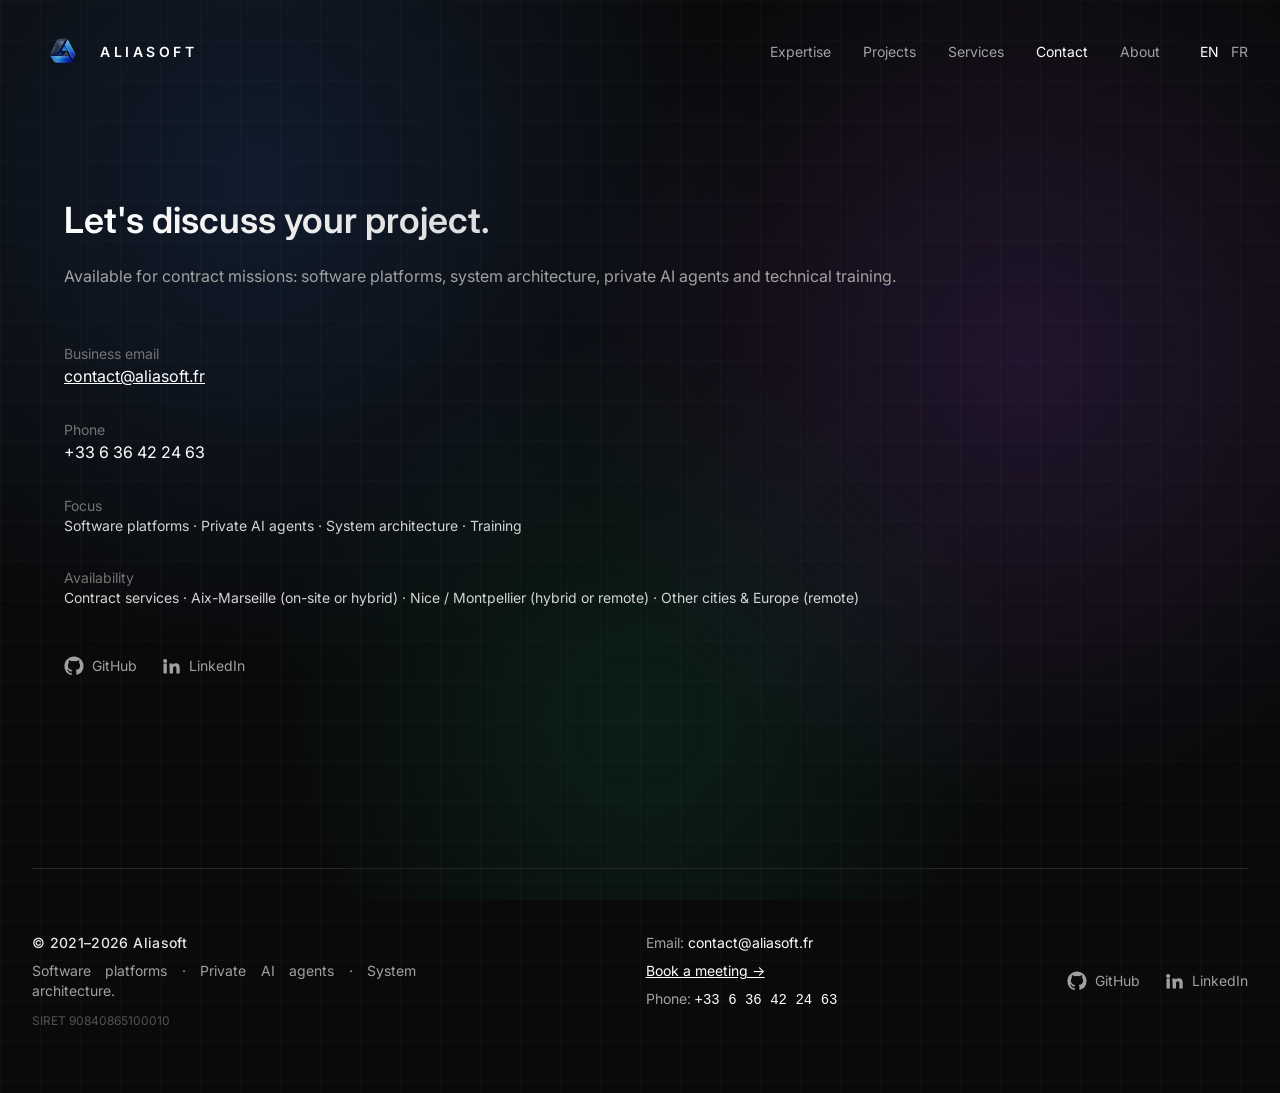
<file: en/contact/index.html>
<!DOCTYPE html><html lang="en"> <head><meta charset="UTF-8"><meta name="viewport" content="width=device-width, initial-scale=1.0"><meta name="description" content="Aliasoft - Software platforms, private AI agents and system architecture. Sovereign solutions for businesses."><meta name="author" content="Aliasoft"><title>Aliasoft - Software platforms &amp; Private AI agents</title><link rel="icon" href="/favicon.ico"><!-- fonts --><link rel="preconnect" href="https://fonts.googleapis.com"><link rel="preconnect" href="https://fonts.gstatic.com" crossorigin><link href="https://fonts.googleapis.com/css2?family=Inter:wght@400;500;600&family=JetBrains+Mono:wght@400;500&display=swap" rel="stylesheet"><!-- canonical --><link rel="canonical" href="https://aliasoft.fr/en/contact/"><!-- hreflang --><link rel="alternate" hreflang="en" href="https://aliasoft.fr/en/contact/"><link rel="alternate" hreflang="fr" href="https://aliasoft.fr/fr/contact/"><link rel="alternate" hreflang="x-default" href="https://aliasoft.fr/en/contact/"><!-- OpenGraph --><meta property="og:type" content="website"><meta property="og:title" content="Aliasoft - Software platforms &#38; Private AI agents"><meta property="og:description" content="Software platforms · Private AI agents · System architecture."><meta property="og:image" content="https://aliasoft.fr/og-image.png"><meta property="og:url" content="https://aliasoft.fr/en/contact/"><!-- Twitter --><meta name="twitter:card" content="summary_large_image"><meta name="twitter:title" content="Aliasoft - Software platforms &#38; Private AI agents"><meta name="twitter:description" content="Software platforms · Private AI agents · System architecture."><meta name="twitter:image" content="https://aliasoft.fr/og-image.png"><!--    ameliorations--><meta name="robots" content="index, follow"><meta name="theme-color" content="#0a0a0a"><link rel="stylesheet" href="/_astro/global.CK1csvw6.css"></head> <body class="bg-neutral-950 text-neutral-100 antialiased font-[Inter]"> <div class="mx-auto max-w-7xl px-6 lg:px-8">  <header class="py-8"> <!-- Desktop row --> <div class="flex items-center justify-between"> <a href="/en/" class="flex items-center gap-2 text-sm font-semibold tracking-[0.25em] uppercase text-white"> <img src="/favicon.png" alt="Aliasoft" class="h-10 opacity-80 hover:opacity-100 transition">
Aliasoft
</a> <div class="flex items-center gap-10"> <nav class="hidden md:flex gap-8 text-sm text-neutral-400"> <a href="/en/expertise" class="transition hover:text-white">Expertise</a> <a href="/en/projects/seaway" class="transition hover:text-white">Projects</a> <a href="/en/services" class="transition hover:text-white">Services</a> <a href="/en/contact" class="transition text-white">Contact</a> <a href="/en/about" class="transition hover:text-white">About</a> </nav> <!-- Language switch --> <div class="hidden md:flex gap-3 text-sm text-neutral-400"> <a href="/en/contact" class="transition text-white">EN</a> <a href="/fr/contact" class="transition hover:text-white">FR</a> </div> <!-- Hamburger (mobile only) --> <button id="menu-toggle" class="md:hidden flex flex-col gap-1.5 p-1" aria-label="Toggle menu" aria-expanded="false"> <span class="block w-6 h-0.5 bg-white transition-all duration-200" id="bar1"></span> <span class="block w-6 h-0.5 bg-white transition-all duration-200" id="bar2"></span> <span class="block w-6 h-0.5 bg-white transition-all duration-200" id="bar3"></span> </button> </div> </div> <!-- Mobile menu --> <nav id="mobile-menu" class="hidden md:hidden flex-col gap-6 pt-8 pb-4 text-sm text-neutral-400"> <a href="/en/expertise" class="transition hover:text-white">Expertise</a> <a href="/en/projects/seaway" class="transition hover:text-white">Projects</a> <a href="/en/services" class="transition hover:text-white">Services</a> <a href="/en/contact" class="transition text-white">Contact</a> <a href="/en/about" class="transition hover:text-white">About</a> <div class="flex gap-4 pt-2 border-t border-neutral-800 text-neutral-400"> <a href="/en/contact" class="transition text-white">EN</a> <a href="/fr/contact" class="transition hover:text-white">FR</a> </div> </nav> </header> <script type="module">const e=document.getElementById("menu-toggle"),s=document.getElementById("mobile-menu"),l=document.getElementById("bar1"),a=document.getElementById("bar2"),n=document.getElementById("bar3");e?.addEventListener("click",()=>{const t=s?.classList.toggle("hidden")===!1;s?.classList.toggle("flex",t),e.setAttribute("aria-expanded",String(t)),l?.classList.toggle("translate-y-2",t),l?.classList.toggle("rotate-45",t),a?.classList.toggle("opacity-0",t),n?.classList.toggle("-translate-y-2",t),n?.classList.toggle("-rotate-45",t)});</script> <main class="py-24 max-w-6xl mx-auto"> <h1 class="text-4xl font-semibold bg-gradient-to-r from-white to-neutral-400 bg-clip-text text-transparent"> Let&#39;s discuss your project. </h1> <p class="mt-6 text-neutral-400"> Available for contract missions: software platforms, system architecture, private AI agents and technical training. </p> <div class="mt-14 space-y-8"> <div> <p class="text-sm text-neutral-500">Business email</p> <a href="mailto:contact@aliasoft.fr" class="text-white underline">
contact@aliasoft.fr
</a> </div> <div> <p class="text-sm text-neutral-500">Phone</p> <p class="text-white">+33 6 36 42 24 63</p> </div> <div> <p class="text-sm text-neutral-500">Focus</p> <p class="text-neutral-300 text-sm">Software platforms · Private AI agents · System architecture · Training</p> </div> <div> <p class="text-sm text-neutral-500">Availability</p> <p class="text-neutral-300 text-sm">Contract services · Aix-Marseille (on-site or hybrid) · Nice / Montpellier (hybrid or remote) · Other cities &amp; Europe (remote)</p> </div> <div class="pt-4 flex gap-6 text-sm text-neutral-400"> <a href="https://github.com/Aliasoft" class="hover:text-white transition flex items-center gap-2" target="_blank" rel="noopener noreferrer" aria-label="GitHub"> <svg xmlns="http://www.w3.org/2000/svg" class="w-5 h-5" viewBox="0 0 24 24" fill="currentColor"> <path d="M12 .5C5.65.5.5 5.65.5 12A11.5 11.5 0 0 0 8.36 22.94c.58.1.79-.25.79-.56v-2.17c-3.18.69-3.85-1.53-3.85-1.53-.52-1.32-1.27-1.67-1.27-1.67-1.04-.71.08-.7.08-.7 1.15.08 1.75 1.18 1.75 1.18 1.02 1.75 2.68 1.24 3.33.95.1-.74.4-1.24.72-1.53-2.54-.29-5.22-1.27-5.22-5.67 0-1.25.45-2.27 1.18-3.07-.12-.29-.51-1.46.11-3.04 0 0 .96-.31 3.15 1.17a10.9 10.9 0 0 1 5.74 0c2.19-1.48 3.15-1.17 3.15-1.17.62 1.58.23 2.75.11 3.04.73.8 1.18 1.82 1.18 3.07 0 4.41-2.68 5.37-5.23 5.66.41.35.77 1.03.77 2.08v3.08c0 .31.21.67.8.56A11.5 11.5 0 0 0 23.5 12C23.5 5.65 18.35.5 12 .5Z"></path> </svg>
GitHub
</a> <a href="https://www.linkedin.com/company/aliasoft" class="hover:text-white transition flex items-center gap-2" target="_blank" rel="noopener noreferrer" aria-label="LinkedIn"> <svg xmlns="http://www.w3.org/2000/svg" class="w-5 h-5" viewBox="0 0 24 24" fill="currentColor"> <path d="M4.98 3.5A2.48 2.48 0 1 0 5 8.46 2.48 2.48 0 0 0 4.98 3.5ZM3 9h4v12H3Zm7 0h3.83v1.64h.05c.53-1 1.84-2.05 3.79-2.05 4.05 0 4.8 2.66 4.8 6.11V21h-4v-5.62c0-1.34-.02-3.06-1.87-3.06-1.87 0-2.16 1.46-2.16 2.97V21h-4Z"></path> </svg>
LinkedIn
</a> </div> </div> </main> <footer class="border-t border-neutral-800 py-16 mt-24"> <div class="flex flex-col md:flex-row md:justify-between gap-10"> <!-- Brand --> <div> <p class="text-neutral-200 font-medium text-sm tracking-wide">
© 2021–2026 Aliasoft
</p> <p class="mt-2 text-neutral-400 text-sm max-w-sm"> Software platforms · Private AI agents · System architecture. </p> <p class="mt-3 text-xs text-neutral-600">
SIRET 90840865100010
</p> </div> <!-- Contact --> <div class="space-y-2 text-sm text-neutral-400"> <p> Email:
<a href="mailto:contact@aliasoft.fr" class="text-white transition">
contact@aliasoft.fr
</a> </p> <p> <a href="https://calendly.com/rdv-akouba/30min" target="_blank" rel="noopener noreferrer" class="text-white underline hover:text-neutral-300 transition"> Book a meeting →
</a> </p> <span class="relative group cursor-pointer"> Phone:
<a href="tel:+33636422463" class="text-white font-mono"> <span class=" transition">
+33 6
<span class="hover:text-blue-400">36</span> <span class="group/pair cursor-pointer"> <span class="group-hover/pair:text-emerald-400 transition">42</span> <span class="group-hover/pair:text-emerald-400 transition"> 24</span> </span> <span class="hover:text-blue-400">63</span> </span> </a> <span class="absolute left-1/2 -translate-x-1/2 mt-2
        hidden group-hover:block
        text-xs text-neutral-300 bg-neutral-900
        px-3 py-1 rounded-lg border border-neutral-700"> Symmetrical pattern - easy to remember </span> </span> </div> <!-- Social --> <div class="flex gap-6 text-sm text-neutral-400 items-center"> <a href="https://github.com/Aliasoft" class="hover:text-white transition flex items-center gap-2" target="_blank" rel="noopener noreferrer" aria-label="GitHub"> <svg xmlns="http://www.w3.org/2000/svg" class="w-5 h-5" viewBox="0 0 24 24" fill="currentColor"> <path d="M12 .5C5.65.5.5 5.65.5 12A11.5 11.5 0 0 0 8.36 22.94c.58.1.79-.25.79-.56v-2.17c-3.18.69-3.85-1.53-3.85-1.53-.52-1.32-1.27-1.67-1.27-1.67-1.04-.71.08-.7.08-.7 1.15.08 1.75 1.18 1.75 1.18 1.02 1.75 2.68 1.24 3.33.95.1-.74.4-1.24.72-1.53-2.54-.29-5.22-1.27-5.22-5.67 0-1.25.45-2.27 1.18-3.07-.12-.29-.51-1.46.11-3.04 0 0 .96-.31 3.15 1.17a10.9 10.9 0 0 1 5.74 0c2.19-1.48 3.15-1.17 3.15-1.17.62 1.58.23 2.75.11 3.04.73.8 1.18 1.82 1.18 3.07 0 4.41-2.68 5.37-5.23 5.66.41.35.77 1.03.77 2.08v3.08c0 .31.21.67.8.56A11.5 11.5 0 0 0 23.5 12C23.5 5.65 18.35.5 12 .5Z"></path> </svg>
GitHub
</a> <a href="https://www.linkedin.com/company/aliasoft" class="hover:text-white transition flex items-center gap-2" target="_blank" rel="noopener noreferrer" aria-label="LinkedIn"> <svg xmlns="http://www.w3.org/2000/svg" class="w-5 h-5" viewBox="0 0 24 24" fill="currentColor"> <path d="M4.98 3.5A2.48 2.48 0 1 0 5 8.46 2.48 2.48 0 0 0 4.98 3.5ZM3 9h4v12H3Zm7 0h3.83v1.64h.05c.53-1 1.84-2.05 3.79-2.05 4.05 0 4.8 2.66 4.8 6.11V21h-4v-5.62c0-1.34-.02-3.06-1.87-3.06-1.87 0-2.16 1.46-2.16 2.97V21h-4Z"></path> </svg>
LinkedIn
</a> <!--<a--> <!--        href="https://www.malt.fr/profile/akouba"--> <!--        class="hover:text-white transition flex items-center gap-2"--> <!--        target="_blank"--> <!--        rel="noopener noreferrer"--> <!--        aria-label="Malt"--> <!--&gt;--> <!--    <svg xmlns="http://www.w3.org/2000/svg" class="w-5 h-5" aria-label="Malt" role="img"--> <!--         viewBox="0 0 512 512" fill="none">--> <!--        <g id="SVGRepo_bgCarrier" stroke-width="0"></g>--> <!--        <g id="SVGRepo_tracerCarrier" stroke-linecap="round" stroke-linejoin="round"></g>--> <!--        <g id="SVGRepo_iconCarrier">--> <!--            <path fill="#878787"--> <!--                  d="m408.4 103.8c-32.5-32.4-67.1-11.4-88.8 10.2L114.8 318.8c-21.7 21.7-44.4 54.7-10.2 88.8c34.1 34.1 67 11.4 88.7-10.3l204.8-204.8c21.7-21.6 42.7-56.3 10.3-88.7zm-195.7-8.4 43.4 43.4 44.1-44.2c3-3 6-5.8 9.1-8.4c-4.6-23.3-17.9-44.4-53.3-44.4c-35.4 0-48.7 21.2-53.2 44.5c3.3 2.9 6.6 5.8 9.9 9.1zm87.5 322.1-44.1-44.1-43.4 43.3c-3.3 3.3-6.5 6.4-9.8 9.2c5 23.8 19 45.5 53.1 45.5c34.2 0 48.3-21.9 53.2-45.7c-3-2.6-6-5.2-9-8.2zm-105.9-217h-83.6c-30.7 0-70 9.7-70 55.5c0 34.3 21.9 48.3 45.8 53.2c2.8-3.2 107.8-108.7 107.8-108.7zm231.5 2.3c-2.6 3-107.9 108.8-107.9 108.8h82.4c30.7 0 70-7.3 70-55.6c0-35.3-21.1-48.6-44.5-53.2zm-204.1-29.7 14.9-14.9-43.3-43.4c-21.7-21.7-54.6-44.4-88.8-10.2c-25 25-19.4 49.4-6.2 69.1c4.1-.3 123.4-.6 123.4-.6zm68.7 165.9-15 15 44.2 44.1c21.7 21.7 56.3 42.7 88.7 10.3c24.2-24.2 18.7-49.7 5.3-70c-4.3.3-123.2.6-123.2.6z"></path>--> <!--        </g>--> <!--    </svg>--> <!--    Malt </a>--> </div> </div> </footer>  </div> </body></html>
</file>
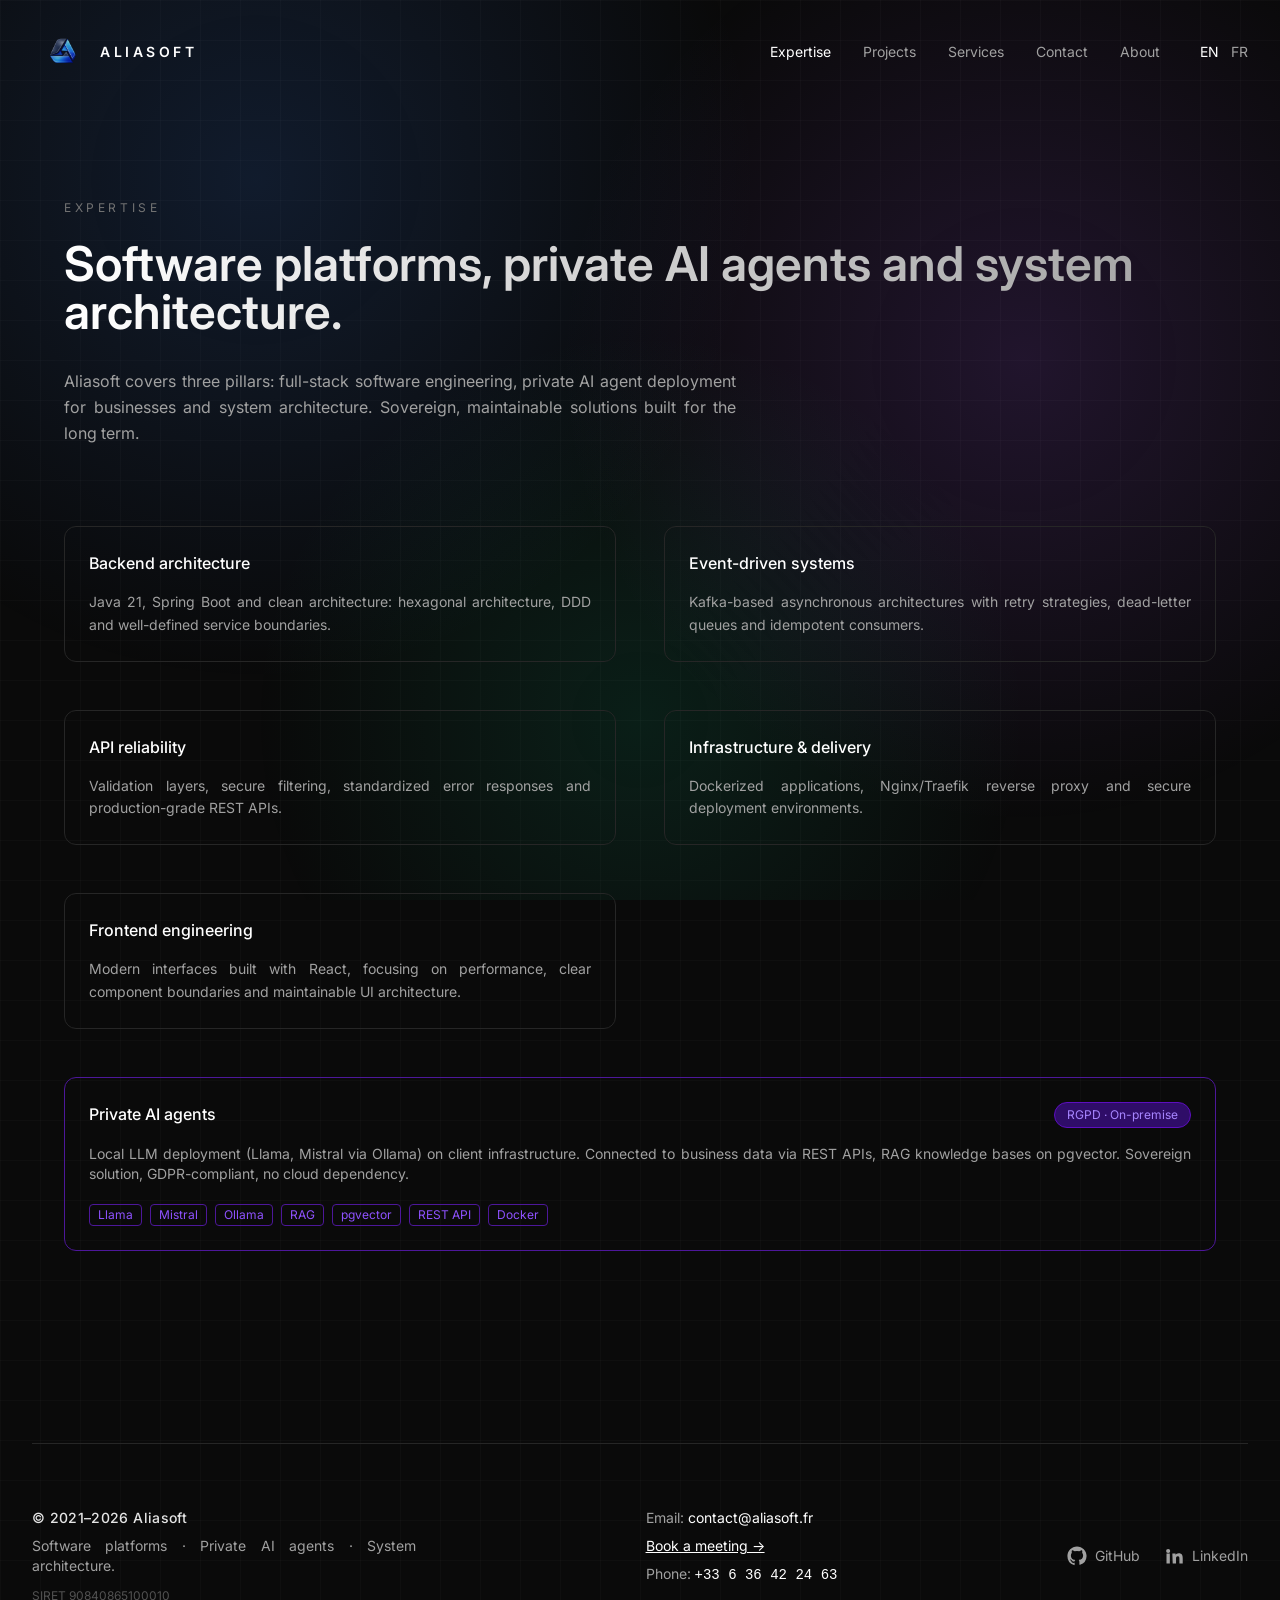
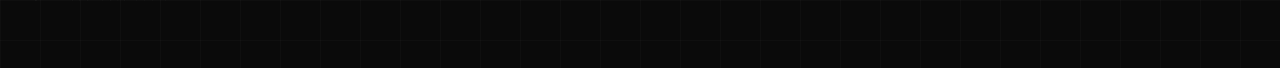
<file: en/expertise/index.html>
<!DOCTYPE html><html lang="en"> <head><meta charset="UTF-8"><meta name="viewport" content="width=device-width, initial-scale=1.0"><meta name="description" content="Aliasoft - Software platforms, private AI agents and system architecture. Sovereign solutions for businesses."><meta name="author" content="Aliasoft"><title>Aliasoft - Software platforms &amp; Private AI agents</title><link rel="icon" href="/favicon.ico"><!-- fonts --><link rel="preconnect" href="https://fonts.googleapis.com"><link rel="preconnect" href="https://fonts.gstatic.com" crossorigin><link href="https://fonts.googleapis.com/css2?family=Inter:wght@400;500;600&family=JetBrains+Mono:wght@400;500&display=swap" rel="stylesheet"><!-- canonical --><link rel="canonical" href="https://aliasoft.fr/en/expertise/"><!-- hreflang --><link rel="alternate" hreflang="en" href="https://aliasoft.fr/en/expertise/"><link rel="alternate" hreflang="fr" href="https://aliasoft.fr/fr/expertise/"><link rel="alternate" hreflang="x-default" href="https://aliasoft.fr/en/expertise/"><!-- OpenGraph --><meta property="og:type" content="website"><meta property="og:title" content="Aliasoft - Software platforms &#38; Private AI agents"><meta property="og:description" content="Software platforms · Private AI agents · System architecture."><meta property="og:image" content="https://aliasoft.fr/og-image.png"><meta property="og:url" content="https://aliasoft.fr/en/expertise/"><!-- Twitter --><meta name="twitter:card" content="summary_large_image"><meta name="twitter:title" content="Aliasoft - Software platforms &#38; Private AI agents"><meta name="twitter:description" content="Software platforms · Private AI agents · System architecture."><meta name="twitter:image" content="https://aliasoft.fr/og-image.png"><!--    ameliorations--><meta name="robots" content="index, follow"><meta name="theme-color" content="#0a0a0a"><link rel="stylesheet" href="/_astro/global.CK1csvw6.css"></head> <body class="bg-neutral-950 text-neutral-100 antialiased font-[Inter]"> <div class="mx-auto max-w-7xl px-6 lg:px-8">  <header class="py-8"> <!-- Desktop row --> <div class="flex items-center justify-between"> <a href="/en/" class="flex items-center gap-2 text-sm font-semibold tracking-[0.25em] uppercase text-white"> <img src="/favicon.png" alt="Aliasoft" class="h-10 opacity-80 hover:opacity-100 transition">
Aliasoft
</a> <div class="flex items-center gap-10"> <nav class="hidden md:flex gap-8 text-sm text-neutral-400"> <a href="/en/expertise" class="transition text-white">Expertise</a> <a href="/en/projects/seaway" class="transition hover:text-white">Projects</a> <a href="/en/services" class="transition hover:text-white">Services</a> <a href="/en/contact" class="transition hover:text-white">Contact</a> <a href="/en/about" class="transition hover:text-white">About</a> </nav> <!-- Language switch --> <div class="hidden md:flex gap-3 text-sm text-neutral-400"> <a href="/en/expertise" class="transition text-white">EN</a> <a href="/fr/expertise" class="transition hover:text-white">FR</a> </div> <!-- Hamburger (mobile only) --> <button id="menu-toggle" class="md:hidden flex flex-col gap-1.5 p-1" aria-label="Toggle menu" aria-expanded="false"> <span class="block w-6 h-0.5 bg-white transition-all duration-200" id="bar1"></span> <span class="block w-6 h-0.5 bg-white transition-all duration-200" id="bar2"></span> <span class="block w-6 h-0.5 bg-white transition-all duration-200" id="bar3"></span> </button> </div> </div> <!-- Mobile menu --> <nav id="mobile-menu" class="hidden md:hidden flex-col gap-6 pt-8 pb-4 text-sm text-neutral-400"> <a href="/en/expertise" class="transition text-white">Expertise</a> <a href="/en/projects/seaway" class="transition hover:text-white">Projects</a> <a href="/en/services" class="transition hover:text-white">Services</a> <a href="/en/contact" class="transition hover:text-white">Contact</a> <a href="/en/about" class="transition hover:text-white">About</a> <div class="flex gap-4 pt-2 border-t border-neutral-800 text-neutral-400"> <a href="/en/expertise" class="transition text-white">EN</a> <a href="/fr/expertise" class="transition hover:text-white">FR</a> </div> </nav> </header> <script type="module">const e=document.getElementById("menu-toggle"),s=document.getElementById("mobile-menu"),l=document.getElementById("bar1"),a=document.getElementById("bar2"),n=document.getElementById("bar3");e?.addEventListener("click",()=>{const t=s?.classList.toggle("hidden")===!1;s?.classList.toggle("flex",t),e.setAttribute("aria-expanded",String(t)),l?.classList.toggle("translate-y-2",t),l?.classList.toggle("rotate-45",t),a?.classList.toggle("opacity-0",t),n?.classList.toggle("-translate-y-2",t),n?.classList.toggle("-rotate-45",t)});</script> <main class="py-24 max-w-6xl mx-auto"> <p class="text-xs uppercase tracking-[0.3em] text-neutral-500"> Expertise </p> <h1 class="mt-6 text-4xl md:text-5xl font-semibold bg-gradient-to-r from-white to-neutral-400 bg-clip-text text-transparent"> Software platforms, private AI agents and system architecture. </h1> <p class="mt-8 text-neutral-400 max-w-2xl leading-relaxed"> Aliasoft covers three pillars: full-stack software engineering, private AI agent deployment for businesses and system architecture. Sovereign, maintainable solutions built for the long term. </p> <div class="grid md:grid-cols-2 gap-12 mt-20"> <div class="border border-neutral-800 rounded-xl p-6 hover:border-neutral-600 hover:bg-neutral-900/40 transition"> <h3 class="text-white font-medium"> Backend architecture </h3> <p class="mt-4 text-neutral-400 text-sm leading-relaxed"> Java 21, Spring Boot and clean architecture: hexagonal architecture, DDD and well-defined service boundaries. </p> </div> <div class="border border-neutral-800 rounded-xl p-6 hover:border-neutral-600 hover:bg-neutral-900/40 transition"> <h3 class="text-white font-medium"> Event-driven systems </h3> <p class="mt-4 text-neutral-400 text-sm leading-relaxed"> Kafka-based asynchronous architectures with retry strategies, dead-letter queues and idempotent consumers. </p> </div> <div class="border border-neutral-800 rounded-xl p-6 hover:border-neutral-600 hover:bg-neutral-900/40 transition"> <h3 class="text-white font-medium"> API reliability </h3> <p class="mt-4 text-neutral-400 text-sm leading-relaxed"> Validation layers, secure filtering, standardized error responses and production-grade REST APIs. </p> </div> <div class="border border-neutral-800 rounded-xl p-6 hover:border-neutral-600 hover:bg-neutral-900/40 transition"> <h3 class="text-white font-medium"> Infrastructure &amp; delivery </h3> <p class="mt-4 text-neutral-400 text-sm leading-relaxed"> Dockerized applications, Nginx/Traefik reverse proxy and secure deployment environments. </p> </div> <div class="border border-neutral-800 rounded-xl p-6 hover:border-neutral-600 hover:bg-neutral-900/40 transition"> <h3 class="text-white font-medium"> Frontend engineering </h3> <p class="mt-4 text-neutral-400 text-sm leading-relaxed"> Modern interfaces built with React, focusing on performance, clear component boundaries and maintainable UI architecture. </p> </div> <!-- IA privée - pleine largeur --> <div class="md:col-span-2 border border-violet-900 rounded-xl p-6 hover:border-violet-700 hover:bg-violet-950/20 transition"> <div class="flex items-start justify-between gap-4 flex-wrap mb-4"> <h3 class="text-white font-medium">Private AI agents</h3> <span class="text-xs bg-violet-950 text-violet-400 border border-violet-800 px-3 py-1 rounded-full">RGPD · On-premise</span> </div> <p class="text-neutral-400 text-sm"> Local LLM deployment (Llama, Mistral via Ollama) on client infrastructure. Connected to business data via REST APIs, RAG knowledge bases on pgvector. Sovereign solution, GDPR-compliant, no cloud dependency. </p> <div class="mt-5 flex flex-wrap gap-2"> <span class="text-xs text-violet-500 border border-violet-900 px-2 py-0.5 rounded">Llama</span><span class="text-xs text-violet-500 border border-violet-900 px-2 py-0.5 rounded">Mistral</span><span class="text-xs text-violet-500 border border-violet-900 px-2 py-0.5 rounded">Ollama</span><span class="text-xs text-violet-500 border border-violet-900 px-2 py-0.5 rounded">RAG</span><span class="text-xs text-violet-500 border border-violet-900 px-2 py-0.5 rounded">pgvector</span><span class="text-xs text-violet-500 border border-violet-900 px-2 py-0.5 rounded">REST API</span><span class="text-xs text-violet-500 border border-violet-900 px-2 py-0.5 rounded">Docker</span> </div> </div> </div> </main> <footer class="border-t border-neutral-800 py-16 mt-24"> <div class="flex flex-col md:flex-row md:justify-between gap-10"> <!-- Brand --> <div> <p class="text-neutral-200 font-medium text-sm tracking-wide">
© 2021–2026 Aliasoft
</p> <p class="mt-2 text-neutral-400 text-sm max-w-sm"> Software platforms · Private AI agents · System architecture. </p> <p class="mt-3 text-xs text-neutral-600">
SIRET 90840865100010
</p> </div> <!-- Contact --> <div class="space-y-2 text-sm text-neutral-400"> <p> Email:
<a href="mailto:contact@aliasoft.fr" class="text-white transition">
contact@aliasoft.fr
</a> </p> <p> <a href="https://calendly.com/rdv-akouba/30min" target="_blank" rel="noopener noreferrer" class="text-white underline hover:text-neutral-300 transition"> Book a meeting →
</a> </p> <span class="relative group cursor-pointer"> Phone:
<a href="tel:+33636422463" class="text-white font-mono"> <span class=" transition">
+33 6
<span class="hover:text-blue-400">36</span> <span class="group/pair cursor-pointer"> <span class="group-hover/pair:text-emerald-400 transition">42</span> <span class="group-hover/pair:text-emerald-400 transition"> 24</span> </span> <span class="hover:text-blue-400">63</span> </span> </a> <span class="absolute left-1/2 -translate-x-1/2 mt-2
        hidden group-hover:block
        text-xs text-neutral-300 bg-neutral-900
        px-3 py-1 rounded-lg border border-neutral-700"> Symmetrical pattern - easy to remember </span> </span> </div> <!-- Social --> <div class="flex gap-6 text-sm text-neutral-400 items-center"> <a href="https://github.com/Aliasoft" class="hover:text-white transition flex items-center gap-2" target="_blank" rel="noopener noreferrer" aria-label="GitHub"> <svg xmlns="http://www.w3.org/2000/svg" class="w-5 h-5" viewBox="0 0 24 24" fill="currentColor"> <path d="M12 .5C5.65.5.5 5.65.5 12A11.5 11.5 0 0 0 8.36 22.94c.58.1.79-.25.79-.56v-2.17c-3.18.69-3.85-1.53-3.85-1.53-.52-1.32-1.27-1.67-1.27-1.67-1.04-.71.08-.7.08-.7 1.15.08 1.75 1.18 1.75 1.18 1.02 1.75 2.68 1.24 3.33.95.1-.74.4-1.24.72-1.53-2.54-.29-5.22-1.27-5.22-5.67 0-1.25.45-2.27 1.18-3.07-.12-.29-.51-1.46.11-3.04 0 0 .96-.31 3.15 1.17a10.9 10.9 0 0 1 5.74 0c2.19-1.48 3.15-1.17 3.15-1.17.62 1.58.23 2.75.11 3.04.73.8 1.18 1.82 1.18 3.07 0 4.41-2.68 5.37-5.23 5.66.41.35.77 1.03.77 2.08v3.08c0 .31.21.67.8.56A11.5 11.5 0 0 0 23.5 12C23.5 5.65 18.35.5 12 .5Z"></path> </svg>
GitHub
</a> <a href="https://www.linkedin.com/company/aliasoft" class="hover:text-white transition flex items-center gap-2" target="_blank" rel="noopener noreferrer" aria-label="LinkedIn"> <svg xmlns="http://www.w3.org/2000/svg" class="w-5 h-5" viewBox="0 0 24 24" fill="currentColor"> <path d="M4.98 3.5A2.48 2.48 0 1 0 5 8.46 2.48 2.48 0 0 0 4.98 3.5ZM3 9h4v12H3Zm7 0h3.83v1.64h.05c.53-1 1.84-2.05 3.79-2.05 4.05 0 4.8 2.66 4.8 6.11V21h-4v-5.62c0-1.34-.02-3.06-1.87-3.06-1.87 0-2.16 1.46-2.16 2.97V21h-4Z"></path> </svg>
LinkedIn
</a> <!--<a--> <!--        href="https://www.malt.fr/profile/akouba"--> <!--        class="hover:text-white transition flex items-center gap-2"--> <!--        target="_blank"--> <!--        rel="noopener noreferrer"--> <!--        aria-label="Malt"--> <!--&gt;--> <!--    <svg xmlns="http://www.w3.org/2000/svg" class="w-5 h-5" aria-label="Malt" role="img"--> <!--         viewBox="0 0 512 512" fill="none">--> <!--        <g id="SVGRepo_bgCarrier" stroke-width="0"></g>--> <!--        <g id="SVGRepo_tracerCarrier" stroke-linecap="round" stroke-linejoin="round"></g>--> <!--        <g id="SVGRepo_iconCarrier">--> <!--            <path fill="#878787"--> <!--                  d="m408.4 103.8c-32.5-32.4-67.1-11.4-88.8 10.2L114.8 318.8c-21.7 21.7-44.4 54.7-10.2 88.8c34.1 34.1 67 11.4 88.7-10.3l204.8-204.8c21.7-21.6 42.7-56.3 10.3-88.7zm-195.7-8.4 43.4 43.4 44.1-44.2c3-3 6-5.8 9.1-8.4c-4.6-23.3-17.9-44.4-53.3-44.4c-35.4 0-48.7 21.2-53.2 44.5c3.3 2.9 6.6 5.8 9.9 9.1zm87.5 322.1-44.1-44.1-43.4 43.3c-3.3 3.3-6.5 6.4-9.8 9.2c5 23.8 19 45.5 53.1 45.5c34.2 0 48.3-21.9 53.2-45.7c-3-2.6-6-5.2-9-8.2zm-105.9-217h-83.6c-30.7 0-70 9.7-70 55.5c0 34.3 21.9 48.3 45.8 53.2c2.8-3.2 107.8-108.7 107.8-108.7zm231.5 2.3c-2.6 3-107.9 108.8-107.9 108.8h82.4c30.7 0 70-7.3 70-55.6c0-35.3-21.1-48.6-44.5-53.2zm-204.1-29.7 14.9-14.9-43.3-43.4c-21.7-21.7-54.6-44.4-88.8-10.2c-25 25-19.4 49.4-6.2 69.1c4.1-.3 123.4-.6 123.4-.6zm68.7 165.9-15 15 44.2 44.1c21.7 21.7 56.3 42.7 88.7 10.3c24.2-24.2 18.7-49.7 5.3-70c-4.3.3-123.2.6-123.2.6z"></path>--> <!--        </g>--> <!--    </svg>--> <!--    Malt </a>--> </div> </div> </footer>  </div> </body></html>
</file>
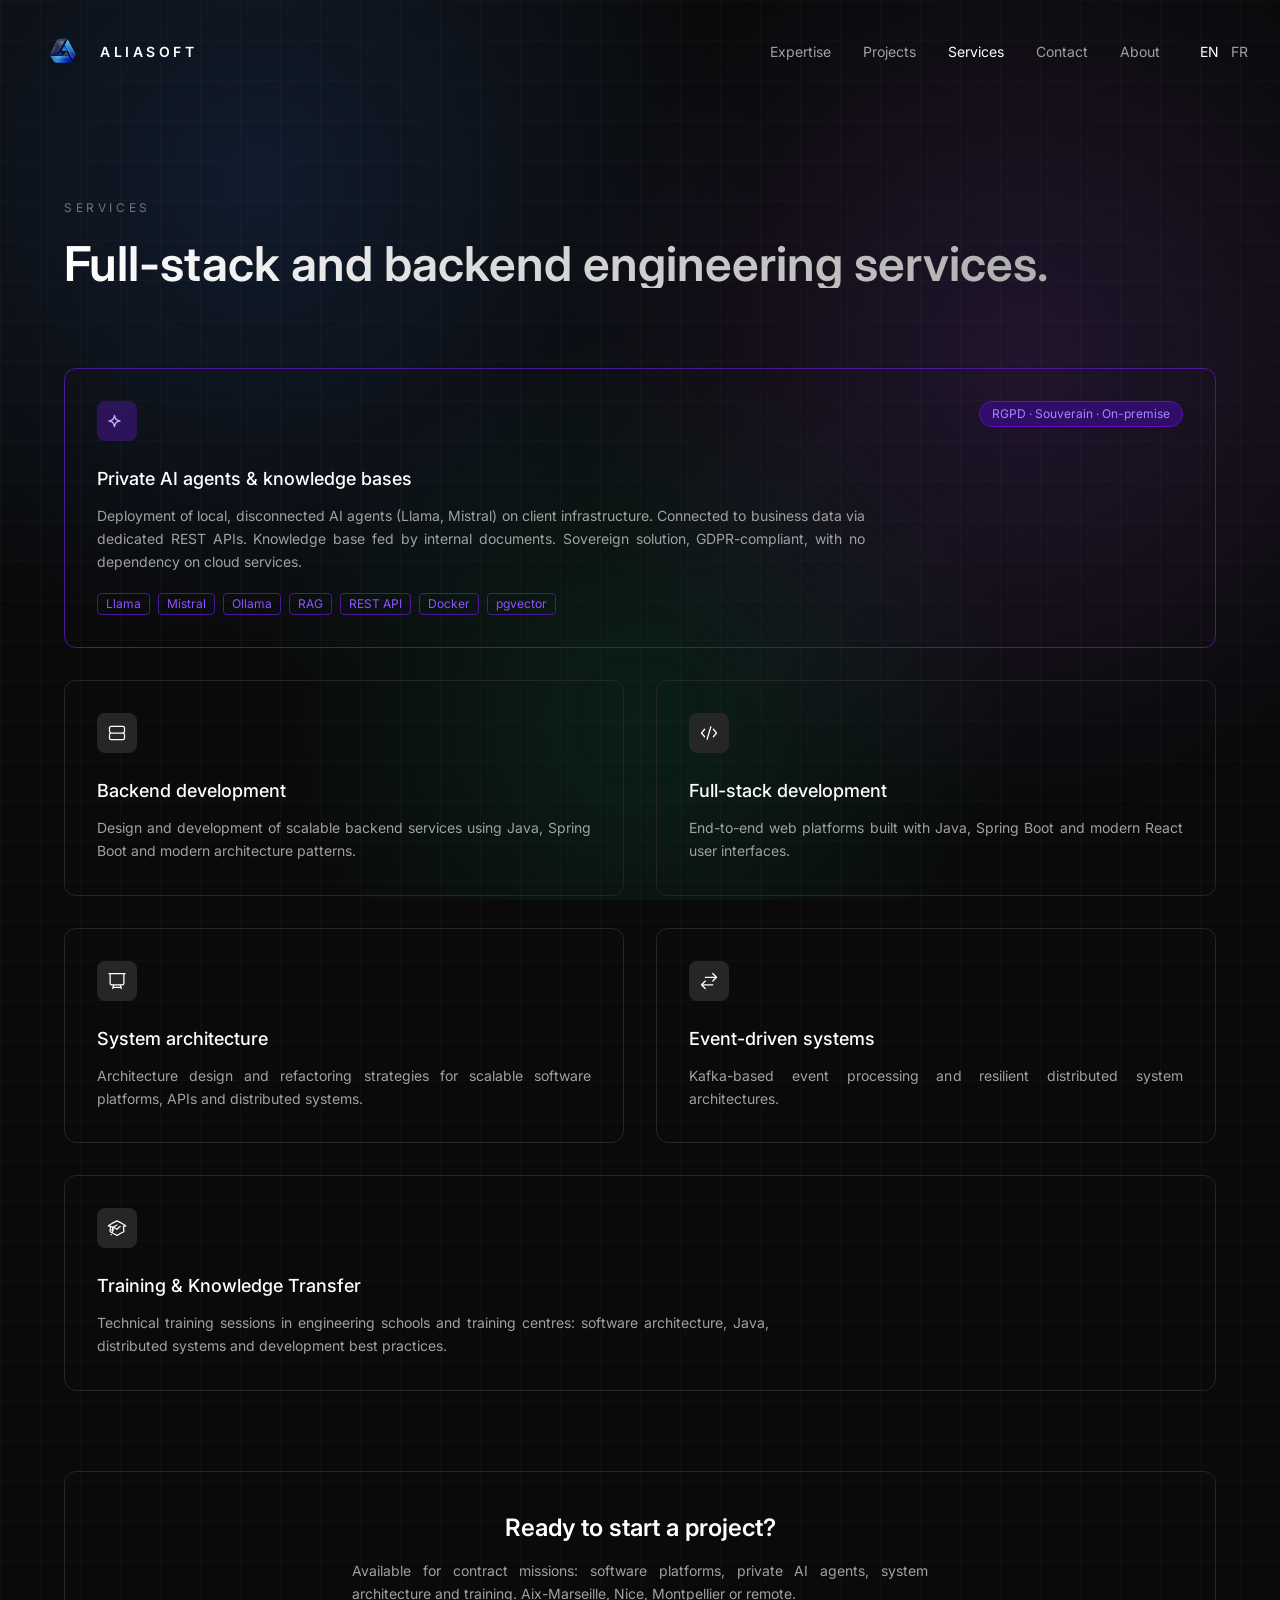
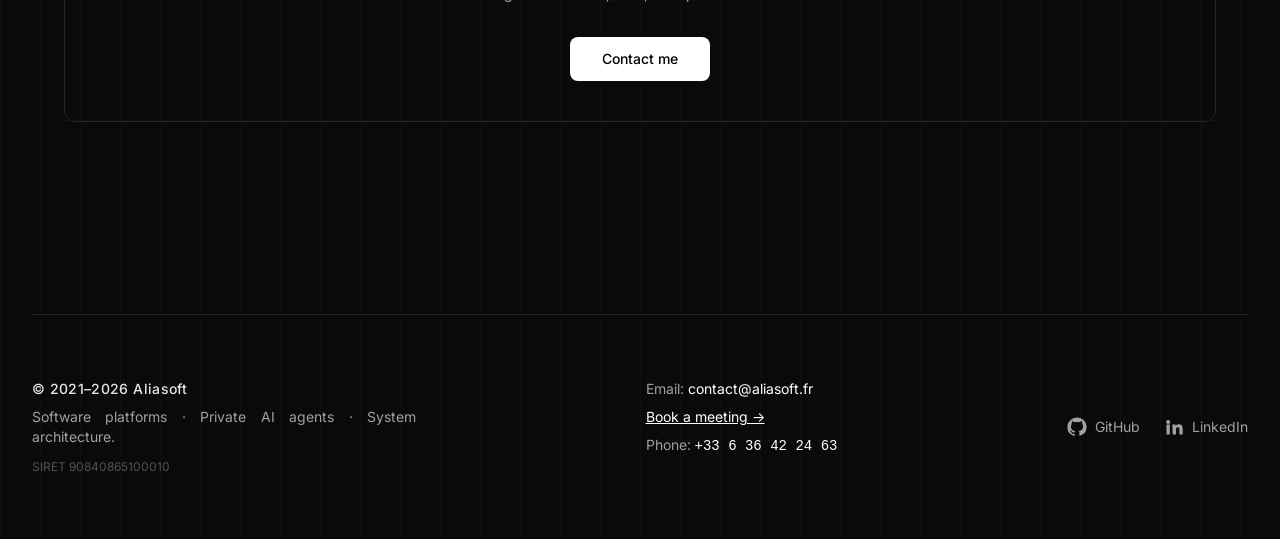
<file: en/services/index.html>
<!DOCTYPE html><html lang="en"> <head><meta charset="UTF-8"><meta name="viewport" content="width=device-width, initial-scale=1.0"><meta name="description" content="Aliasoft - Software platforms, private AI agents and system architecture. Sovereign solutions for businesses."><meta name="author" content="Aliasoft"><title>Aliasoft - Software platforms &amp; Private AI agents</title><link rel="icon" href="/favicon.ico"><!-- fonts --><link rel="preconnect" href="https://fonts.googleapis.com"><link rel="preconnect" href="https://fonts.gstatic.com" crossorigin><link href="https://fonts.googleapis.com/css2?family=Inter:wght@400;500;600&family=JetBrains+Mono:wght@400;500&display=swap" rel="stylesheet"><!-- canonical --><link rel="canonical" href="https://aliasoft.fr/en/services/"><!-- hreflang --><link rel="alternate" hreflang="en" href="https://aliasoft.fr/en/services/"><link rel="alternate" hreflang="fr" href="https://aliasoft.fr/fr/services/"><link rel="alternate" hreflang="x-default" href="https://aliasoft.fr/en/services/"><!-- OpenGraph --><meta property="og:type" content="website"><meta property="og:title" content="Aliasoft - Software platforms &#38; Private AI agents"><meta property="og:description" content="Software platforms · Private AI agents · System architecture."><meta property="og:image" content="https://aliasoft.fr/og-image.png"><meta property="og:url" content="https://aliasoft.fr/en/services/"><!-- Twitter --><meta name="twitter:card" content="summary_large_image"><meta name="twitter:title" content="Aliasoft - Software platforms &#38; Private AI agents"><meta name="twitter:description" content="Software platforms · Private AI agents · System architecture."><meta name="twitter:image" content="https://aliasoft.fr/og-image.png"><!--    ameliorations--><meta name="robots" content="index, follow"><meta name="theme-color" content="#0a0a0a"><link rel="stylesheet" href="/_astro/global.CK1csvw6.css"></head> <body class="bg-neutral-950 text-neutral-100 antialiased font-[Inter]"> <div class="mx-auto max-w-7xl px-6 lg:px-8">  <header class="py-8"> <!-- Desktop row --> <div class="flex items-center justify-between"> <a href="/en/" class="flex items-center gap-2 text-sm font-semibold tracking-[0.25em] uppercase text-white"> <img src="/favicon.png" alt="Aliasoft" class="h-10 opacity-80 hover:opacity-100 transition">
Aliasoft
</a> <div class="flex items-center gap-10"> <nav class="hidden md:flex gap-8 text-sm text-neutral-400"> <a href="/en/expertise" class="transition hover:text-white">Expertise</a> <a href="/en/projects/seaway" class="transition hover:text-white">Projects</a> <a href="/en/services" class="transition text-white">Services</a> <a href="/en/contact" class="transition hover:text-white">Contact</a> <a href="/en/about" class="transition hover:text-white">About</a> </nav> <!-- Language switch --> <div class="hidden md:flex gap-3 text-sm text-neutral-400"> <a href="/en/services" class="transition text-white">EN</a> <a href="/fr/services" class="transition hover:text-white">FR</a> </div> <!-- Hamburger (mobile only) --> <button id="menu-toggle" class="md:hidden flex flex-col gap-1.5 p-1" aria-label="Toggle menu" aria-expanded="false"> <span class="block w-6 h-0.5 bg-white transition-all duration-200" id="bar1"></span> <span class="block w-6 h-0.5 bg-white transition-all duration-200" id="bar2"></span> <span class="block w-6 h-0.5 bg-white transition-all duration-200" id="bar3"></span> </button> </div> </div> <!-- Mobile menu --> <nav id="mobile-menu" class="hidden md:hidden flex-col gap-6 pt-8 pb-4 text-sm text-neutral-400"> <a href="/en/expertise" class="transition hover:text-white">Expertise</a> <a href="/en/projects/seaway" class="transition hover:text-white">Projects</a> <a href="/en/services" class="transition text-white">Services</a> <a href="/en/contact" class="transition hover:text-white">Contact</a> <a href="/en/about" class="transition hover:text-white">About</a> <div class="flex gap-4 pt-2 border-t border-neutral-800 text-neutral-400"> <a href="/en/services" class="transition text-white">EN</a> <a href="/fr/services" class="transition hover:text-white">FR</a> </div> </nav> </header> <script type="module">const e=document.getElementById("menu-toggle"),s=document.getElementById("mobile-menu"),l=document.getElementById("bar1"),a=document.getElementById("bar2"),n=document.getElementById("bar3");e?.addEventListener("click",()=>{const t=s?.classList.toggle("hidden")===!1;s?.classList.toggle("flex",t),e.setAttribute("aria-expanded",String(t)),l?.classList.toggle("translate-y-2",t),l?.classList.toggle("rotate-45",t),a?.classList.toggle("opacity-0",t),n?.classList.toggle("-translate-y-2",t),n?.classList.toggle("-rotate-45",t)});</script> <main class="py-24 max-w-6xl mx-auto"> <p class="text-xs uppercase tracking-[0.3em] text-neutral-500"> Services </p> <h1 class="mt-6 text-4xl md:text-5xl font-semibold bg-gradient-to-r from-white to-neutral-400 bg-clip-text text-transparent"> Full-stack and backend engineering services. </h1> <div class="grid md:grid-cols-2 gap-8 mt-20"> <!-- IA privée - carte vedette pleine largeur --> <div class="md:col-span-2 border border-violet-900 rounded-xl p-8 hover:border-violet-700 hover:bg-violet-950/20 transition"> <div class="flex items-start justify-between gap-4 flex-wrap mb-6"> <div class="w-10 h-10 rounded-lg bg-violet-900/50 flex items-center justify-center"> <svg xmlns="http://www.w3.org/2000/svg" class="w-5 h-5 text-violet-300" fill="none" viewBox="0 0 24 24" stroke="currentColor" stroke-width="1.5"> <path stroke-linecap="round" stroke-linejoin="round" d="M9.813 15.904 9 18.75l-.813-2.846a4.5 4.5 0 0 0-3.09-3.09L2.25 12l2.846-.813a4.5 4.5 0 0 0 3.09-3.09L9 5.25l.813 2.846a4.5 4.5 0 0 0 3.09 3.09L15.75 12l-2.846.813a4.5 4.5 0 0 0-3.09 3.09Z"></path> </svg> </div> <span class="text-xs bg-violet-950 text-violet-400 border border-violet-800 px-3 py-1 rounded-full">RGPD · Souverain · On-premise</span> </div> <h3 class="text-white font-medium text-lg">Private AI agents &amp; knowledge bases</h3> <p class="mt-3 text-neutral-400 text-sm leading-relaxed max-w-3xl">Deployment of local, disconnected AI agents (Llama, Mistral) on client infrastructure. Connected to business data via dedicated REST APIs. Knowledge base fed by internal documents. Sovereign solution, GDPR-compliant, with no dependency on cloud services.</p> <div class="mt-5 flex flex-wrap gap-2"> <span class="text-xs text-violet-500 border border-violet-900 px-2 py-0.5 rounded">Llama</span><span class="text-xs text-violet-500 border border-violet-900 px-2 py-0.5 rounded">Mistral</span><span class="text-xs text-violet-500 border border-violet-900 px-2 py-0.5 rounded">Ollama</span><span class="text-xs text-violet-500 border border-violet-900 px-2 py-0.5 rounded">RAG</span><span class="text-xs text-violet-500 border border-violet-900 px-2 py-0.5 rounded">REST API</span><span class="text-xs text-violet-500 border border-violet-900 px-2 py-0.5 rounded">Docker</span><span class="text-xs text-violet-500 border border-violet-900 px-2 py-0.5 rounded">pgvector</span> </div> </div> <!-- Backend --> <div class="border border-neutral-800 rounded-xl p-8 hover:border-neutral-600 hover:bg-neutral-900/40 transition"> <div class="w-10 h-10 rounded-lg bg-neutral-800 flex items-center justify-center mb-6"> <svg xmlns="http://www.w3.org/2000/svg" class="w-5 h-5 text-white" fill="none" viewBox="0 0 24 24" stroke="currentColor" stroke-width="1.5"> <path stroke-linecap="round" stroke-linejoin="round" d="M5 12h14M5 12a2 2 0 0 1-2-2V6a2 2 0 0 1 2-2h14a2 2 0 0 1 2 2v4a2 2 0 0 1-2 2M5 12a2 2 0 0 0-2 2v4a2 2 0 0 0 2 2h14a2 2 0 0 0 2-2v-4a2 2 0 0 0-2-2"></path> </svg> </div> <h3 class="text-white font-medium text-lg">Backend development</h3> <p class="mt-3 text-neutral-400 text-sm leading-relaxed">Design and development of scalable backend services using Java, Spring Boot and modern architecture patterns.</p> </div> <!-- Full-stack --> <div class="border border-neutral-800 rounded-xl p-8 hover:border-neutral-600 hover:bg-neutral-900/40 transition"> <div class="w-10 h-10 rounded-lg bg-neutral-800 flex items-center justify-center mb-6"> <svg xmlns="http://www.w3.org/2000/svg" class="w-5 h-5 text-white" fill="none" viewBox="0 0 24 24" stroke="currentColor" stroke-width="1.5"> <path stroke-linecap="round" stroke-linejoin="round" d="M6.75 7.5 3 12l3.75 4.5m10.5 0L21 12l-3.75-4.5M14.25 4.5l-4.5 15"></path> </svg> </div> <h3 class="text-white font-medium text-lg">Full-stack development</h3> <p class="mt-3 text-neutral-400 text-sm leading-relaxed">End-to-end web platforms built with Java, Spring Boot and modern React user interfaces.</p> </div> <!-- Architecture --> <div class="border border-neutral-800 rounded-xl p-8 hover:border-neutral-600 hover:bg-neutral-900/40 transition"> <div class="w-10 h-10 rounded-lg bg-neutral-800 flex items-center justify-center mb-6"> <svg xmlns="http://www.w3.org/2000/svg" class="w-5 h-5 text-white" fill="none" viewBox="0 0 24 24" stroke="currentColor" stroke-width="1.5"> <path stroke-linecap="round" stroke-linejoin="round" d="M3.75 3v11.25A2.25 2.25 0 0 0 6 16.5h2.25M3.75 3h-1.5m1.5 0h16.5m0 0h1.5m-1.5 0v11.25A2.25 2.25 0 0 1 18 16.5h-2.25m-7.5 0h7.5m-7.5 0-1 3m8.5-3 1 3m0 0 .5 1.5m-.5-1.5h-9.5m0 0-.5 1.5"></path> </svg> </div> <h3 class="text-white font-medium text-lg">System architecture</h3> <p class="mt-3 text-neutral-400 text-sm leading-relaxed">Architecture design and refactoring strategies for scalable software platforms, APIs and distributed systems.</p> </div> <!-- Event-driven --> <div class="border border-neutral-800 rounded-xl p-8 hover:border-neutral-600 hover:bg-neutral-900/40 transition"> <div class="w-10 h-10 rounded-lg bg-neutral-800 flex items-center justify-center mb-6"> <svg xmlns="http://www.w3.org/2000/svg" class="w-5 h-5 text-white" fill="none" viewBox="0 0 24 24" stroke="currentColor" stroke-width="1.5"> <path stroke-linecap="round" stroke-linejoin="round" d="M7.5 21 3 16.5m0 0L7.5 12M3 16.5h13.5m0-13.5L21 7.5m0 0L16.5 12M21 7.5H7.5"></path> </svg> </div> <h3 class="text-white font-medium text-lg">Event-driven systems</h3> <p class="mt-3 text-neutral-400 text-sm leading-relaxed">Kafka-based event processing and resilient distributed system architectures.</p> </div> <!-- Formation --> <div class="border border-neutral-800 rounded-xl p-8 hover:border-neutral-600 hover:bg-neutral-900/40 transition md:col-span-2"> <div class="w-10 h-10 rounded-lg bg-neutral-800 flex items-center justify-center mb-6"> <svg xmlns="http://www.w3.org/2000/svg" class="w-5 h-5 text-white" fill="none" viewBox="0 0 24 24" stroke="currentColor" stroke-width="1.5"> <path stroke-linecap="round" stroke-linejoin="round" d="M4.26 10.147a60.438 60.438 0 0 0-.491 6.347A48.62 48.62 0 0 1 12 20.904a48.62 48.62 0 0 1 8.232-4.41 60.46 60.46 0 0 0-.491-6.347m-15.482 0a50.636 50.636 0 0 0-2.658-.813A59.906 59.906 0 0 1 12 3.493a59.903 59.903 0 0 1 10.399 5.84c-.896.248-1.783.52-2.658.814m-15.482 0A50.717 50.717 0 0 1 12 13.489a50.702 50.702 0 0 1 3.741-3.342M6.75 15a.75.75 0 1 0 0-1.5.75.75 0 0 0 0 1.5Zm0 0v-3.675A55.378 55.378 0 0 1 12 8.443m-7.007 11.55A5.981 5.981 0 0 0 6.75 15.75v-1.5"></path> </svg> </div> <h3 class="text-white font-medium text-lg">Training &amp; Knowledge Transfer</h3> <p class="mt-3 text-neutral-400 text-sm leading-relaxed max-w-2xl">Technical training sessions in engineering schools and training centres: software architecture, Java, distributed systems and development best practices.</p> </div> </div> <!-- CTA --> <div class="mt-20 border border-neutral-800 rounded-xl p-10 text-center"> <h2 class="text-2xl font-semibold text-white">Ready to start a project?</h2> <p class="mt-4 text-neutral-400 max-w-xl mx-auto text-sm leading-relaxed">Available for contract missions: software platforms, private AI agents, system architecture and training. Aix-Marseille, Nice, Montpellier or remote.</p> <a href="/en/contact" class="inline-block mt-8 bg-white text-black px-8 py-3 rounded-lg text-sm font-medium hover:bg-neutral-200 transition"> Contact me </a> </div> </main> <footer class="border-t border-neutral-800 py-16 mt-24"> <div class="flex flex-col md:flex-row md:justify-between gap-10"> <!-- Brand --> <div> <p class="text-neutral-200 font-medium text-sm tracking-wide">
© 2021–2026 Aliasoft
</p> <p class="mt-2 text-neutral-400 text-sm max-w-sm"> Software platforms · Private AI agents · System architecture. </p> <p class="mt-3 text-xs text-neutral-600">
SIRET 90840865100010
</p> </div> <!-- Contact --> <div class="space-y-2 text-sm text-neutral-400"> <p> Email:
<a href="mailto:contact@aliasoft.fr" class="text-white transition">
contact@aliasoft.fr
</a> </p> <p> <a href="https://calendly.com/rdv-akouba/30min" target="_blank" rel="noopener noreferrer" class="text-white underline hover:text-neutral-300 transition"> Book a meeting →
</a> </p> <span class="relative group cursor-pointer"> Phone:
<a href="tel:+33636422463" class="text-white font-mono"> <span class=" transition">
+33 6
<span class="hover:text-blue-400">36</span> <span class="group/pair cursor-pointer"> <span class="group-hover/pair:text-emerald-400 transition">42</span> <span class="group-hover/pair:text-emerald-400 transition"> 24</span> </span> <span class="hover:text-blue-400">63</span> </span> </a> <span class="absolute left-1/2 -translate-x-1/2 mt-2
        hidden group-hover:block
        text-xs text-neutral-300 bg-neutral-900
        px-3 py-1 rounded-lg border border-neutral-700"> Symmetrical pattern - easy to remember </span> </span> </div> <!-- Social --> <div class="flex gap-6 text-sm text-neutral-400 items-center"> <a href="https://github.com/Aliasoft" class="hover:text-white transition flex items-center gap-2" target="_blank" rel="noopener noreferrer" aria-label="GitHub"> <svg xmlns="http://www.w3.org/2000/svg" class="w-5 h-5" viewBox="0 0 24 24" fill="currentColor"> <path d="M12 .5C5.65.5.5 5.65.5 12A11.5 11.5 0 0 0 8.36 22.94c.58.1.79-.25.79-.56v-2.17c-3.18.69-3.85-1.53-3.85-1.53-.52-1.32-1.27-1.67-1.27-1.67-1.04-.71.08-.7.08-.7 1.15.08 1.75 1.18 1.75 1.18 1.02 1.75 2.68 1.24 3.33.95.1-.74.4-1.24.72-1.53-2.54-.29-5.22-1.27-5.22-5.67 0-1.25.45-2.27 1.18-3.07-.12-.29-.51-1.46.11-3.04 0 0 .96-.31 3.15 1.17a10.9 10.9 0 0 1 5.74 0c2.19-1.48 3.15-1.17 3.15-1.17.62 1.58.23 2.75.11 3.04.73.8 1.18 1.82 1.18 3.07 0 4.41-2.68 5.37-5.23 5.66.41.35.77 1.03.77 2.08v3.08c0 .31.21.67.8.56A11.5 11.5 0 0 0 23.5 12C23.5 5.65 18.35.5 12 .5Z"></path> </svg>
GitHub
</a> <a href="https://www.linkedin.com/company/aliasoft" class="hover:text-white transition flex items-center gap-2" target="_blank" rel="noopener noreferrer" aria-label="LinkedIn"> <svg xmlns="http://www.w3.org/2000/svg" class="w-5 h-5" viewBox="0 0 24 24" fill="currentColor"> <path d="M4.98 3.5A2.48 2.48 0 1 0 5 8.46 2.48 2.48 0 0 0 4.98 3.5ZM3 9h4v12H3Zm7 0h3.83v1.64h.05c.53-1 1.84-2.05 3.79-2.05 4.05 0 4.8 2.66 4.8 6.11V21h-4v-5.62c0-1.34-.02-3.06-1.87-3.06-1.87 0-2.16 1.46-2.16 2.97V21h-4Z"></path> </svg>
LinkedIn
</a> <!--<a--> <!--        href="https://www.malt.fr/profile/akouba"--> <!--        class="hover:text-white transition flex items-center gap-2"--> <!--        target="_blank"--> <!--        rel="noopener noreferrer"--> <!--        aria-label="Malt"--> <!--&gt;--> <!--    <svg xmlns="http://www.w3.org/2000/svg" class="w-5 h-5" aria-label="Malt" role="img"--> <!--         viewBox="0 0 512 512" fill="none">--> <!--        <g id="SVGRepo_bgCarrier" stroke-width="0"></g>--> <!--        <g id="SVGRepo_tracerCarrier" stroke-linecap="round" stroke-linejoin="round"></g>--> <!--        <g id="SVGRepo_iconCarrier">--> <!--            <path fill="#878787"--> <!--                  d="m408.4 103.8c-32.5-32.4-67.1-11.4-88.8 10.2L114.8 318.8c-21.7 21.7-44.4 54.7-10.2 88.8c34.1 34.1 67 11.4 88.7-10.3l204.8-204.8c21.7-21.6 42.7-56.3 10.3-88.7zm-195.7-8.4 43.4 43.4 44.1-44.2c3-3 6-5.8 9.1-8.4c-4.6-23.3-17.9-44.4-53.3-44.4c-35.4 0-48.7 21.2-53.2 44.5c3.3 2.9 6.6 5.8 9.9 9.1zm87.5 322.1-44.1-44.1-43.4 43.3c-3.3 3.3-6.5 6.4-9.8 9.2c5 23.8 19 45.5 53.1 45.5c34.2 0 48.3-21.9 53.2-45.7c-3-2.6-6-5.2-9-8.2zm-105.9-217h-83.6c-30.7 0-70 9.7-70 55.5c0 34.3 21.9 48.3 45.8 53.2c2.8-3.2 107.8-108.7 107.8-108.7zm231.5 2.3c-2.6 3-107.9 108.8-107.9 108.8h82.4c30.7 0 70-7.3 70-55.6c0-35.3-21.1-48.6-44.5-53.2zm-204.1-29.7 14.9-14.9-43.3-43.4c-21.7-21.7-54.6-44.4-88.8-10.2c-25 25-19.4 49.4-6.2 69.1c4.1-.3 123.4-.6 123.4-.6zm68.7 165.9-15 15 44.2 44.1c21.7 21.7 56.3 42.7 88.7 10.3c24.2-24.2 18.7-49.7 5.3-70c-4.3.3-123.2.6-123.2.6z"></path>--> <!--        </g>--> <!--    </svg>--> <!--    Malt </a>--> </div> </div> </footer>  </div> </body></html>
</file>
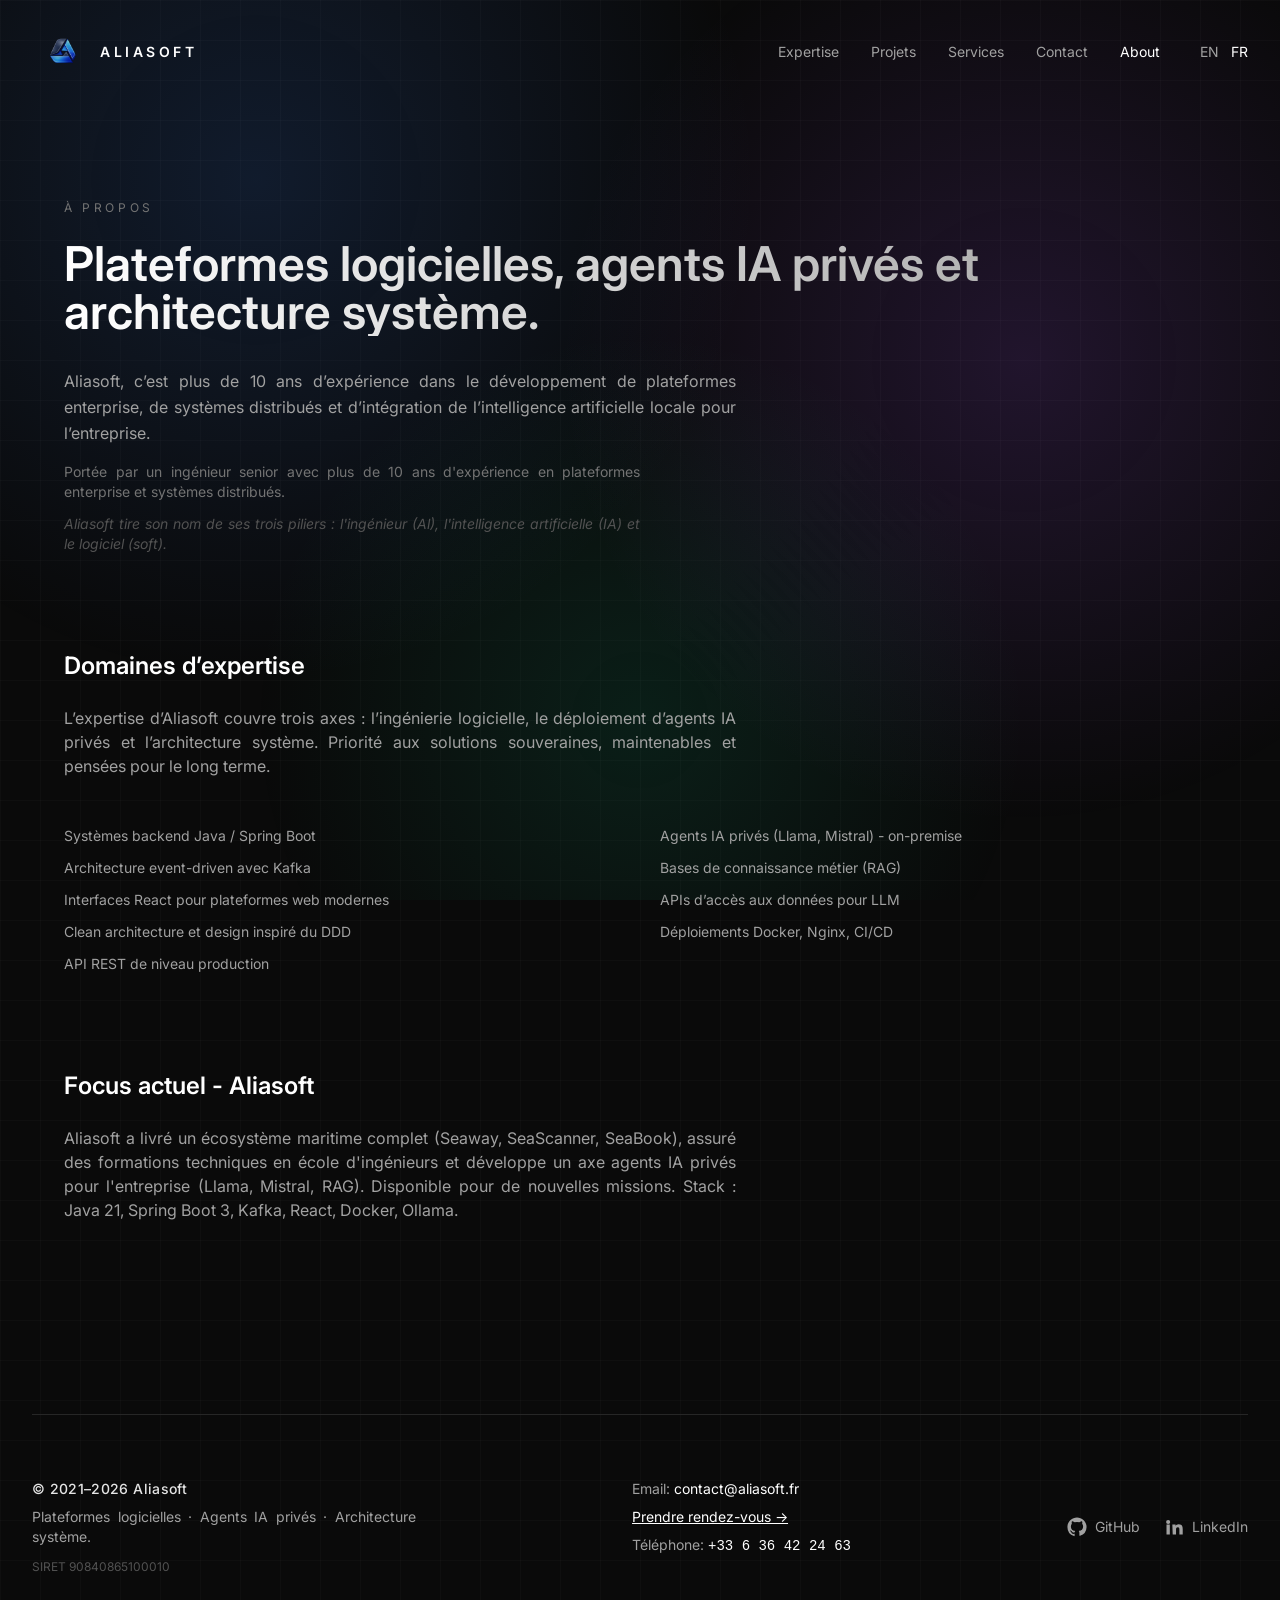
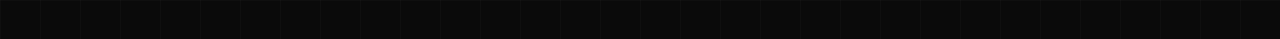
<file: fr/about/index.html>
<!DOCTYPE html><html lang="fr"> <head><meta charset="UTF-8"><meta name="viewport" content="width=device-width, initial-scale=1.0"><meta name="description" content="Aliasoft - Plateformes logicielles, agents IA privés et architecture système. Solutions souveraines pour l'entreprise."><meta name="author" content="Aliasoft"><title>Aliasoft - Plateformes logicielles &amp; Agents IA privés</title><link rel="icon" href="/favicon.ico"><!-- fonts --><link rel="preconnect" href="https://fonts.googleapis.com"><link rel="preconnect" href="https://fonts.gstatic.com" crossorigin><link href="https://fonts.googleapis.com/css2?family=Inter:wght@400;500;600&family=JetBrains+Mono:wght@400;500&display=swap" rel="stylesheet"><!-- canonical --><link rel="canonical" href="https://aliasoft.fr/fr/about/"><!-- hreflang --><link rel="alternate" hreflang="en" href="https://aliasoft.fr/en/about/"><link rel="alternate" hreflang="fr" href="https://aliasoft.fr/fr/about/"><link rel="alternate" hreflang="x-default" href="https://aliasoft.fr/en/about/"><!-- OpenGraph --><meta property="og:type" content="website"><meta property="og:title" content="Aliasoft - Plateformes logicielles &#38; Agents IA privés"><meta property="og:description" content="Plateformes logicielles · Agents IA privés · Architecture système."><meta property="og:image" content="https://aliasoft.fr/og-image.png"><meta property="og:url" content="https://aliasoft.fr/fr/about/"><!-- Twitter --><meta name="twitter:card" content="summary_large_image"><meta name="twitter:title" content="Aliasoft - Plateformes logicielles &#38; Agents IA privés"><meta name="twitter:description" content="Plateformes logicielles · Agents IA privés · Architecture système."><meta name="twitter:image" content="https://aliasoft.fr/og-image.png"><!--    ameliorations--><meta name="robots" content="index, follow"><meta name="theme-color" content="#0a0a0a"><link rel="stylesheet" href="/_astro/global.CK1csvw6.css"></head> <body class="bg-neutral-950 text-neutral-100 antialiased font-[Inter]"> <div class="mx-auto max-w-7xl px-6 lg:px-8">  <header class="py-8"> <!-- Desktop row --> <div class="flex items-center justify-between"> <a href="/fr/" class="flex items-center gap-2 text-sm font-semibold tracking-[0.25em] uppercase text-white"> <img src="/favicon.png" alt="Aliasoft" class="h-10 opacity-80 hover:opacity-100 transition">
Aliasoft
</a> <div class="flex items-center gap-10"> <nav class="hidden md:flex gap-8 text-sm text-neutral-400"> <a href="/fr/expertise" class="transition hover:text-white">Expertise</a> <a href="/fr/projects/seaway" class="transition hover:text-white">Projets</a> <a href="/fr/services" class="transition hover:text-white">Services</a> <a href="/fr/contact" class="transition hover:text-white">Contact</a> <a href="/fr/about" class="transition text-white">About</a> </nav> <!-- Language switch --> <div class="hidden md:flex gap-3 text-sm text-neutral-400"> <a href="/en/about" class="transition hover:text-white">EN</a> <a href="/fr/about" class="transition text-white">FR</a> </div> <!-- Hamburger (mobile only) --> <button id="menu-toggle" class="md:hidden flex flex-col gap-1.5 p-1" aria-label="Toggle menu" aria-expanded="false"> <span class="block w-6 h-0.5 bg-white transition-all duration-200" id="bar1"></span> <span class="block w-6 h-0.5 bg-white transition-all duration-200" id="bar2"></span> <span class="block w-6 h-0.5 bg-white transition-all duration-200" id="bar3"></span> </button> </div> </div> <!-- Mobile menu --> <nav id="mobile-menu" class="hidden md:hidden flex-col gap-6 pt-8 pb-4 text-sm text-neutral-400"> <a href="/fr/expertise" class="transition hover:text-white">Expertise</a> <a href="/fr/projects/seaway" class="transition hover:text-white">Projets</a> <a href="/fr/services" class="transition hover:text-white">Services</a> <a href="/fr/contact" class="transition hover:text-white">Contact</a> <a href="/fr/about" class="transition text-white">About</a> <div class="flex gap-4 pt-2 border-t border-neutral-800 text-neutral-400"> <a href="/en/about" class="transition hover:text-white">EN</a> <a href="/fr/about" class="transition text-white">FR</a> </div> </nav> </header> <script type="module">const e=document.getElementById("menu-toggle"),s=document.getElementById("mobile-menu"),l=document.getElementById("bar1"),a=document.getElementById("bar2"),n=document.getElementById("bar3");e?.addEventListener("click",()=>{const t=s?.classList.toggle("hidden")===!1;s?.classList.toggle("flex",t),e.setAttribute("aria-expanded",String(t)),l?.classList.toggle("translate-y-2",t),l?.classList.toggle("rotate-45",t),a?.classList.toggle("opacity-0",t),n?.classList.toggle("-translate-y-2",t),n?.classList.toggle("-rotate-45",t)});</script> <main class="py-24 max-w-6xl mx-auto"> <p class="text-xs uppercase tracking-[0.3em] text-neutral-500"> À propos </p> <h1 class="mt-6 text-4xl md:text-5xl font-semibold bg-gradient-to-r from-white to-neutral-400 bg-clip-text text-transparent"> Plateformes logicielles, agents IA privés et architecture système. </h1> <p class="mt-8 text-neutral-400 max-w-2xl leading-relaxed"> Aliasoft, c’est plus de 10 ans d’expérience dans le développement de plateformes enterprise, de systèmes distribués et d’intégration de l’intelligence artificielle locale pour l’entreprise. </p> <p class="mt-4 text-sm text-neutral-500 max-w-xl"> Portée par un ingénieur senior avec plus de 10 ans d&#39;expérience en plateformes enterprise et systèmes distribués. </p> <p class="mt-3 text-sm text-neutral-600 max-w-xl italic"> Aliasoft tire son nom de ses trois piliers : l&#39;ingénieur (Al), l&#39;intelligence artificielle (IA) et le logiciel (soft). </p> <!-- Domaines d'expertise --> <section class="mt-24"> <h2 class="text-2xl font-semibold text-white"> Domaines d’expertise </h2> <p class="mt-6 text-neutral-400 max-w-2xl"> L’expertise d’Aliasoft couvre trois axes : l’ingénierie logicielle, le déploiement d’agents IA privés et l’architecture système. Priorité aux solutions souveraines, maintenables et pensées pour le long terme. </p> <div class="grid md:grid-cols-2 gap-10 mt-12"> <div> <ul class="space-y-3 text-neutral-400 text-sm"> <li>Systèmes backend Java / Spring Boot</li> <li>Architecture event-driven avec Kafka</li> <li>Interfaces React pour plateformes web modernes</li> <li>Clean architecture et design inspiré du DDD</li> <li>API REST de niveau production</li> </ul> </div> <div> <ul class="space-y-3 text-neutral-400 text-sm"> <li>Agents IA privés (Llama, Mistral) - on-premise</li> <li>Bases de connaissance métier (RAG)</li> <li>APIs d’accès aux données pour LLM</li> <li>Déploiements Docker, Nginx, CI/CD</li> </ul> </div> </div> </section> <!-- Current focus --> <section class="mt-24"> <h2 class="text-2xl font-semibold text-white"> Focus actuel - Aliasoft </h2> <p class="mt-6 text-neutral-400 max-w-2xl"> Aliasoft a livré un écosystème maritime complet (Seaway, SeaScanner, SeaBook), assuré des formations techniques en école d&#39;ingénieurs et développe un axe agents IA privés pour l&#39;entreprise (Llama, Mistral, RAG). Disponible pour de nouvelles missions. Stack : Java 21, Spring Boot 3, Kafka, React, Docker, Ollama. </p> </section> </main> <footer class="border-t border-neutral-800 py-16 mt-24"> <div class="flex flex-col md:flex-row md:justify-between gap-10"> <!-- Brand --> <div> <p class="text-neutral-200 font-medium text-sm tracking-wide">
© 2021–2026 Aliasoft
</p> <p class="mt-2 text-neutral-400 text-sm max-w-sm"> Plateformes logicielles · Agents IA privés · Architecture système. </p> <p class="mt-3 text-xs text-neutral-600">
SIRET 90840865100010
</p> </div> <!-- Contact --> <div class="space-y-2 text-sm text-neutral-400"> <p> Email:
<a href="mailto:contact@aliasoft.fr" class="text-white transition">
contact@aliasoft.fr
</a> </p> <p> <a href="https://calendly.com/rdv-akouba/30min" target="_blank" rel="noopener noreferrer" class="text-white underline hover:text-neutral-300 transition"> Prendre rendez-vous →
</a> </p> <span class="relative group cursor-pointer"> Téléphone:
<a href="tel:+33636422463" class="text-white font-mono"> <span class=" transition">
+33 6
<span class="hover:text-blue-400">36</span> <span class="group/pair cursor-pointer"> <span class="group-hover/pair:text-emerald-400 transition">42</span> <span class="group-hover/pair:text-emerald-400 transition"> 24</span> </span> <span class="hover:text-blue-400">63</span> </span> </a> <span class="absolute left-1/2 -translate-x-1/2 mt-2
        hidden group-hover:block
        text-xs text-neutral-300 bg-neutral-900
        px-3 py-1 rounded-lg border border-neutral-700"> Symmetrical pattern - Facile à retenir </span> </span> </div> <!-- Social --> <div class="flex gap-6 text-sm text-neutral-400 items-center"> <a href="https://github.com/Aliasoft" class="hover:text-white transition flex items-center gap-2" target="_blank" rel="noopener noreferrer" aria-label="GitHub"> <svg xmlns="http://www.w3.org/2000/svg" class="w-5 h-5" viewBox="0 0 24 24" fill="currentColor"> <path d="M12 .5C5.65.5.5 5.65.5 12A11.5 11.5 0 0 0 8.36 22.94c.58.1.79-.25.79-.56v-2.17c-3.18.69-3.85-1.53-3.85-1.53-.52-1.32-1.27-1.67-1.27-1.67-1.04-.71.08-.7.08-.7 1.15.08 1.75 1.18 1.75 1.18 1.02 1.75 2.68 1.24 3.33.95.1-.74.4-1.24.72-1.53-2.54-.29-5.22-1.27-5.22-5.67 0-1.25.45-2.27 1.18-3.07-.12-.29-.51-1.46.11-3.04 0 0 .96-.31 3.15 1.17a10.9 10.9 0 0 1 5.74 0c2.19-1.48 3.15-1.17 3.15-1.17.62 1.58.23 2.75.11 3.04.73.8 1.18 1.82 1.18 3.07 0 4.41-2.68 5.37-5.23 5.66.41.35.77 1.03.77 2.08v3.08c0 .31.21.67.8.56A11.5 11.5 0 0 0 23.5 12C23.5 5.65 18.35.5 12 .5Z"></path> </svg>
GitHub
</a> <a href="https://www.linkedin.com/company/aliasoft" class="hover:text-white transition flex items-center gap-2" target="_blank" rel="noopener noreferrer" aria-label="LinkedIn"> <svg xmlns="http://www.w3.org/2000/svg" class="w-5 h-5" viewBox="0 0 24 24" fill="currentColor"> <path d="M4.98 3.5A2.48 2.48 0 1 0 5 8.46 2.48 2.48 0 0 0 4.98 3.5ZM3 9h4v12H3Zm7 0h3.83v1.64h.05c.53-1 1.84-2.05 3.79-2.05 4.05 0 4.8 2.66 4.8 6.11V21h-4v-5.62c0-1.34-.02-3.06-1.87-3.06-1.87 0-2.16 1.46-2.16 2.97V21h-4Z"></path> </svg>
LinkedIn
</a> <!--<a--> <!--        href="https://www.malt.fr/profile/akouba"--> <!--        class="hover:text-white transition flex items-center gap-2"--> <!--        target="_blank"--> <!--        rel="noopener noreferrer"--> <!--        aria-label="Malt"--> <!--&gt;--> <!--    <svg xmlns="http://www.w3.org/2000/svg" class="w-5 h-5" aria-label="Malt" role="img"--> <!--         viewBox="0 0 512 512" fill="none">--> <!--        <g id="SVGRepo_bgCarrier" stroke-width="0"></g>--> <!--        <g id="SVGRepo_tracerCarrier" stroke-linecap="round" stroke-linejoin="round"></g>--> <!--        <g id="SVGRepo_iconCarrier">--> <!--            <path fill="#878787"--> <!--                  d="m408.4 103.8c-32.5-32.4-67.1-11.4-88.8 10.2L114.8 318.8c-21.7 21.7-44.4 54.7-10.2 88.8c34.1 34.1 67 11.4 88.7-10.3l204.8-204.8c21.7-21.6 42.7-56.3 10.3-88.7zm-195.7-8.4 43.4 43.4 44.1-44.2c3-3 6-5.8 9.1-8.4c-4.6-23.3-17.9-44.4-53.3-44.4c-35.4 0-48.7 21.2-53.2 44.5c3.3 2.9 6.6 5.8 9.9 9.1zm87.5 322.1-44.1-44.1-43.4 43.3c-3.3 3.3-6.5 6.4-9.8 9.2c5 23.8 19 45.5 53.1 45.5c34.2 0 48.3-21.9 53.2-45.7c-3-2.6-6-5.2-9-8.2zm-105.9-217h-83.6c-30.7 0-70 9.7-70 55.5c0 34.3 21.9 48.3 45.8 53.2c2.8-3.2 107.8-108.7 107.8-108.7zm231.5 2.3c-2.6 3-107.9 108.8-107.9 108.8h82.4c30.7 0 70-7.3 70-55.6c0-35.3-21.1-48.6-44.5-53.2zm-204.1-29.7 14.9-14.9-43.3-43.4c-21.7-21.7-54.6-44.4-88.8-10.2c-25 25-19.4 49.4-6.2 69.1c4.1-.3 123.4-.6 123.4-.6zm68.7 165.9-15 15 44.2 44.1c21.7 21.7 56.3 42.7 88.7 10.3c24.2-24.2 18.7-49.7 5.3-70c-4.3.3-123.2.6-123.2.6z"></path>--> <!--        </g>--> <!--    </svg>--> <!--    Malt </a>--> </div> </div> </footer>  </div> </body></html>
</file>
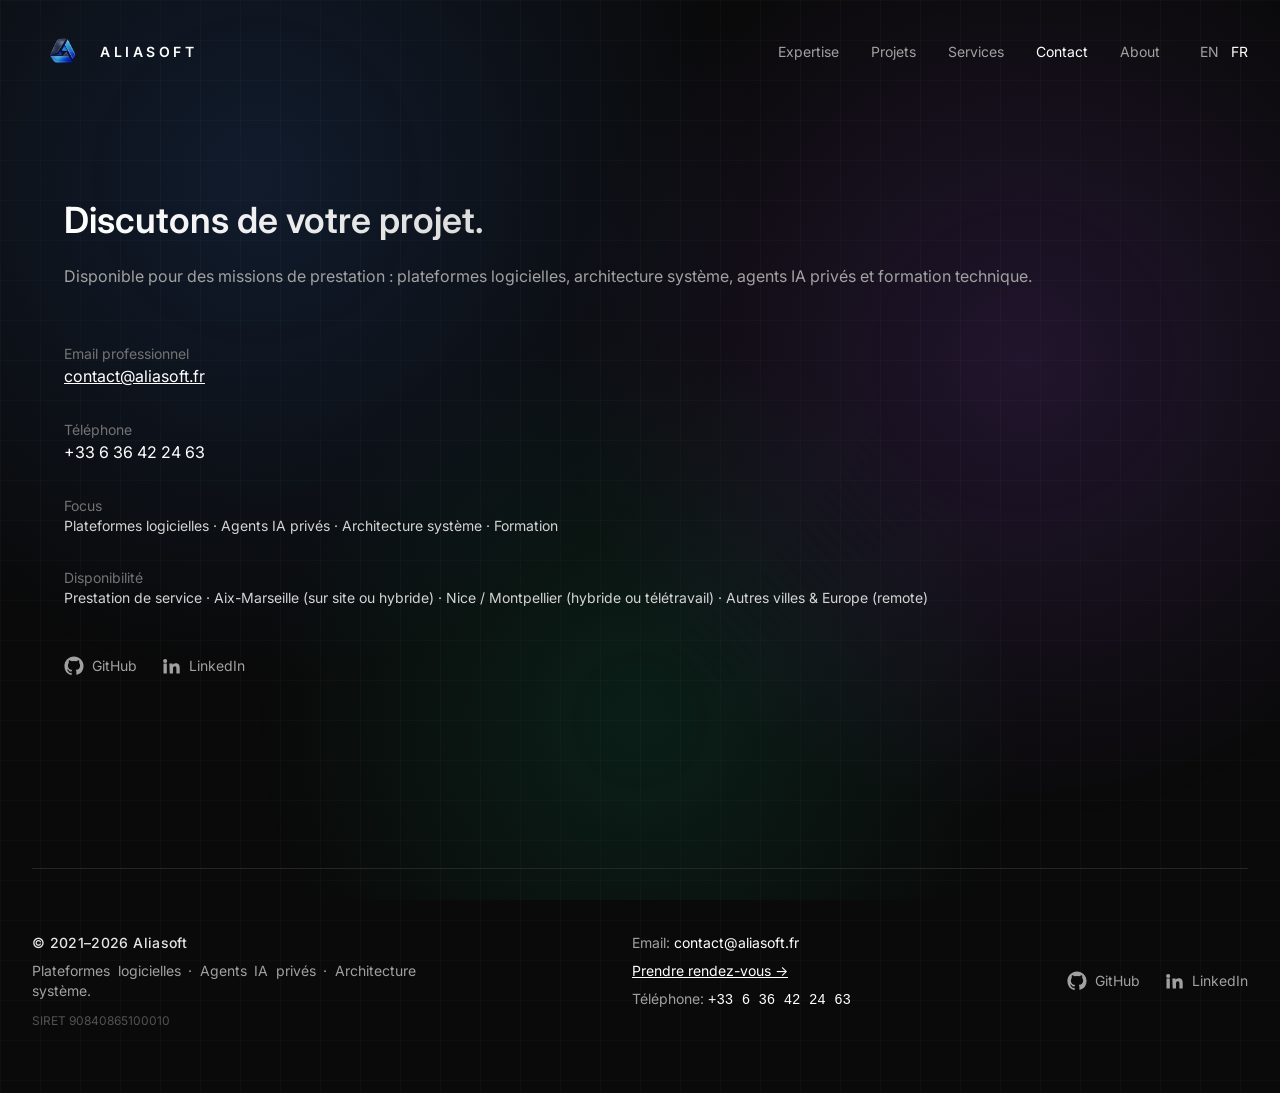
<file: fr/contact/index.html>
<!DOCTYPE html><html lang="fr"> <head><meta charset="UTF-8"><meta name="viewport" content="width=device-width, initial-scale=1.0"><meta name="description" content="Aliasoft - Plateformes logicielles, agents IA privés et architecture système. Solutions souveraines pour l'entreprise."><meta name="author" content="Aliasoft"><title>Aliasoft - Plateformes logicielles &amp; Agents IA privés</title><link rel="icon" href="/favicon.ico"><!-- fonts --><link rel="preconnect" href="https://fonts.googleapis.com"><link rel="preconnect" href="https://fonts.gstatic.com" crossorigin><link href="https://fonts.googleapis.com/css2?family=Inter:wght@400;500;600&family=JetBrains+Mono:wght@400;500&display=swap" rel="stylesheet"><!-- canonical --><link rel="canonical" href="https://aliasoft.fr/fr/contact/"><!-- hreflang --><link rel="alternate" hreflang="en" href="https://aliasoft.fr/en/contact/"><link rel="alternate" hreflang="fr" href="https://aliasoft.fr/fr/contact/"><link rel="alternate" hreflang="x-default" href="https://aliasoft.fr/en/contact/"><!-- OpenGraph --><meta property="og:type" content="website"><meta property="og:title" content="Aliasoft - Plateformes logicielles &#38; Agents IA privés"><meta property="og:description" content="Plateformes logicielles · Agents IA privés · Architecture système."><meta property="og:image" content="https://aliasoft.fr/og-image.png"><meta property="og:url" content="https://aliasoft.fr/fr/contact/"><!-- Twitter --><meta name="twitter:card" content="summary_large_image"><meta name="twitter:title" content="Aliasoft - Plateformes logicielles &#38; Agents IA privés"><meta name="twitter:description" content="Plateformes logicielles · Agents IA privés · Architecture système."><meta name="twitter:image" content="https://aliasoft.fr/og-image.png"><!--    ameliorations--><meta name="robots" content="index, follow"><meta name="theme-color" content="#0a0a0a"><link rel="stylesheet" href="/_astro/global.CK1csvw6.css"></head> <body class="bg-neutral-950 text-neutral-100 antialiased font-[Inter]"> <div class="mx-auto max-w-7xl px-6 lg:px-8">  <header class="py-8"> <!-- Desktop row --> <div class="flex items-center justify-between"> <a href="/fr/" class="flex items-center gap-2 text-sm font-semibold tracking-[0.25em] uppercase text-white"> <img src="/favicon.png" alt="Aliasoft" class="h-10 opacity-80 hover:opacity-100 transition">
Aliasoft
</a> <div class="flex items-center gap-10"> <nav class="hidden md:flex gap-8 text-sm text-neutral-400"> <a href="/fr/expertise" class="transition hover:text-white">Expertise</a> <a href="/fr/projects/seaway" class="transition hover:text-white">Projets</a> <a href="/fr/services" class="transition hover:text-white">Services</a> <a href="/fr/contact" class="transition text-white">Contact</a> <a href="/fr/about" class="transition hover:text-white">About</a> </nav> <!-- Language switch --> <div class="hidden md:flex gap-3 text-sm text-neutral-400"> <a href="/en/contact" class="transition hover:text-white">EN</a> <a href="/fr/contact" class="transition text-white">FR</a> </div> <!-- Hamburger (mobile only) --> <button id="menu-toggle" class="md:hidden flex flex-col gap-1.5 p-1" aria-label="Toggle menu" aria-expanded="false"> <span class="block w-6 h-0.5 bg-white transition-all duration-200" id="bar1"></span> <span class="block w-6 h-0.5 bg-white transition-all duration-200" id="bar2"></span> <span class="block w-6 h-0.5 bg-white transition-all duration-200" id="bar3"></span> </button> </div> </div> <!-- Mobile menu --> <nav id="mobile-menu" class="hidden md:hidden flex-col gap-6 pt-8 pb-4 text-sm text-neutral-400"> <a href="/fr/expertise" class="transition hover:text-white">Expertise</a> <a href="/fr/projects/seaway" class="transition hover:text-white">Projets</a> <a href="/fr/services" class="transition hover:text-white">Services</a> <a href="/fr/contact" class="transition text-white">Contact</a> <a href="/fr/about" class="transition hover:text-white">About</a> <div class="flex gap-4 pt-2 border-t border-neutral-800 text-neutral-400"> <a href="/en/contact" class="transition hover:text-white">EN</a> <a href="/fr/contact" class="transition text-white">FR</a> </div> </nav> </header> <script type="module">const e=document.getElementById("menu-toggle"),s=document.getElementById("mobile-menu"),l=document.getElementById("bar1"),a=document.getElementById("bar2"),n=document.getElementById("bar3");e?.addEventListener("click",()=>{const t=s?.classList.toggle("hidden")===!1;s?.classList.toggle("flex",t),e.setAttribute("aria-expanded",String(t)),l?.classList.toggle("translate-y-2",t),l?.classList.toggle("rotate-45",t),a?.classList.toggle("opacity-0",t),n?.classList.toggle("-translate-y-2",t),n?.classList.toggle("-rotate-45",t)});</script> <main class="py-24 max-w-6xl mx-auto"> <h1 class="text-4xl font-semibold bg-gradient-to-r from-white to-neutral-400 bg-clip-text text-transparent"> Discutons de votre projet. </h1> <p class="mt-6 text-neutral-400"> Disponible pour des missions de prestation : plateformes logicielles, architecture système, agents IA privés et formation technique. </p> <div class="mt-14 space-y-8"> <div> <p class="text-sm text-neutral-500">Email professionnel</p> <a href="mailto:contact@aliasoft.fr" class="text-white underline">
contact@aliasoft.fr
</a> </div> <div> <p class="text-sm text-neutral-500">Téléphone</p> <p class="text-white">+33 6 36 42 24 63</p> </div> <div> <p class="text-sm text-neutral-500">Focus</p> <p class="text-neutral-300 text-sm">Plateformes logicielles · Agents IA privés · Architecture système · Formation</p> </div> <div> <p class="text-sm text-neutral-500">Disponibilité</p> <p class="text-neutral-300 text-sm">Prestation de service · Aix-Marseille (sur site ou hybride) · Nice / Montpellier (hybride ou télétravail) · Autres villes &amp; Europe (remote)</p> </div> <div class="pt-4 flex gap-6 text-sm text-neutral-400"> <a href="https://github.com/Aliasoft" class="hover:text-white transition flex items-center gap-2" target="_blank" rel="noopener noreferrer" aria-label="GitHub"> <svg xmlns="http://www.w3.org/2000/svg" class="w-5 h-5" viewBox="0 0 24 24" fill="currentColor"> <path d="M12 .5C5.65.5.5 5.65.5 12A11.5 11.5 0 0 0 8.36 22.94c.58.1.79-.25.79-.56v-2.17c-3.18.69-3.85-1.53-3.85-1.53-.52-1.32-1.27-1.67-1.27-1.67-1.04-.71.08-.7.08-.7 1.15.08 1.75 1.18 1.75 1.18 1.02 1.75 2.68 1.24 3.33.95.1-.74.4-1.24.72-1.53-2.54-.29-5.22-1.27-5.22-5.67 0-1.25.45-2.27 1.18-3.07-.12-.29-.51-1.46.11-3.04 0 0 .96-.31 3.15 1.17a10.9 10.9 0 0 1 5.74 0c2.19-1.48 3.15-1.17 3.15-1.17.62 1.58.23 2.75.11 3.04.73.8 1.18 1.82 1.18 3.07 0 4.41-2.68 5.37-5.23 5.66.41.35.77 1.03.77 2.08v3.08c0 .31.21.67.8.56A11.5 11.5 0 0 0 23.5 12C23.5 5.65 18.35.5 12 .5Z"></path> </svg>
GitHub
</a> <a href="https://www.linkedin.com/company/aliasoft" class="hover:text-white transition flex items-center gap-2" target="_blank" rel="noopener noreferrer" aria-label="LinkedIn"> <svg xmlns="http://www.w3.org/2000/svg" class="w-5 h-5" viewBox="0 0 24 24" fill="currentColor"> <path d="M4.98 3.5A2.48 2.48 0 1 0 5 8.46 2.48 2.48 0 0 0 4.98 3.5ZM3 9h4v12H3Zm7 0h3.83v1.64h.05c.53-1 1.84-2.05 3.79-2.05 4.05 0 4.8 2.66 4.8 6.11V21h-4v-5.62c0-1.34-.02-3.06-1.87-3.06-1.87 0-2.16 1.46-2.16 2.97V21h-4Z"></path> </svg>
LinkedIn
</a> </div> </div> </main> <footer class="border-t border-neutral-800 py-16 mt-24"> <div class="flex flex-col md:flex-row md:justify-between gap-10"> <!-- Brand --> <div> <p class="text-neutral-200 font-medium text-sm tracking-wide">
© 2021–2026 Aliasoft
</p> <p class="mt-2 text-neutral-400 text-sm max-w-sm"> Plateformes logicielles · Agents IA privés · Architecture système. </p> <p class="mt-3 text-xs text-neutral-600">
SIRET 90840865100010
</p> </div> <!-- Contact --> <div class="space-y-2 text-sm text-neutral-400"> <p> Email:
<a href="mailto:contact@aliasoft.fr" class="text-white transition">
contact@aliasoft.fr
</a> </p> <p> <a href="https://calendly.com/rdv-akouba/30min" target="_blank" rel="noopener noreferrer" class="text-white underline hover:text-neutral-300 transition"> Prendre rendez-vous →
</a> </p> <span class="relative group cursor-pointer"> Téléphone:
<a href="tel:+33636422463" class="text-white font-mono"> <span class=" transition">
+33 6
<span class="hover:text-blue-400">36</span> <span class="group/pair cursor-pointer"> <span class="group-hover/pair:text-emerald-400 transition">42</span> <span class="group-hover/pair:text-emerald-400 transition"> 24</span> </span> <span class="hover:text-blue-400">63</span> </span> </a> <span class="absolute left-1/2 -translate-x-1/2 mt-2
        hidden group-hover:block
        text-xs text-neutral-300 bg-neutral-900
        px-3 py-1 rounded-lg border border-neutral-700"> Symmetrical pattern - Facile à retenir </span> </span> </div> <!-- Social --> <div class="flex gap-6 text-sm text-neutral-400 items-center"> <a href="https://github.com/Aliasoft" class="hover:text-white transition flex items-center gap-2" target="_blank" rel="noopener noreferrer" aria-label="GitHub"> <svg xmlns="http://www.w3.org/2000/svg" class="w-5 h-5" viewBox="0 0 24 24" fill="currentColor"> <path d="M12 .5C5.65.5.5 5.65.5 12A11.5 11.5 0 0 0 8.36 22.94c.58.1.79-.25.79-.56v-2.17c-3.18.69-3.85-1.53-3.85-1.53-.52-1.32-1.27-1.67-1.27-1.67-1.04-.71.08-.7.08-.7 1.15.08 1.75 1.18 1.75 1.18 1.02 1.75 2.68 1.24 3.33.95.1-.74.4-1.24.72-1.53-2.54-.29-5.22-1.27-5.22-5.67 0-1.25.45-2.27 1.18-3.07-.12-.29-.51-1.46.11-3.04 0 0 .96-.31 3.15 1.17a10.9 10.9 0 0 1 5.74 0c2.19-1.48 3.15-1.17 3.15-1.17.62 1.58.23 2.75.11 3.04.73.8 1.18 1.82 1.18 3.07 0 4.41-2.68 5.37-5.23 5.66.41.35.77 1.03.77 2.08v3.08c0 .31.21.67.8.56A11.5 11.5 0 0 0 23.5 12C23.5 5.65 18.35.5 12 .5Z"></path> </svg>
GitHub
</a> <a href="https://www.linkedin.com/company/aliasoft" class="hover:text-white transition flex items-center gap-2" target="_blank" rel="noopener noreferrer" aria-label="LinkedIn"> <svg xmlns="http://www.w3.org/2000/svg" class="w-5 h-5" viewBox="0 0 24 24" fill="currentColor"> <path d="M4.98 3.5A2.48 2.48 0 1 0 5 8.46 2.48 2.48 0 0 0 4.98 3.5ZM3 9h4v12H3Zm7 0h3.83v1.64h.05c.53-1 1.84-2.05 3.79-2.05 4.05 0 4.8 2.66 4.8 6.11V21h-4v-5.62c0-1.34-.02-3.06-1.87-3.06-1.87 0-2.16 1.46-2.16 2.97V21h-4Z"></path> </svg>
LinkedIn
</a> <!--<a--> <!--        href="https://www.malt.fr/profile/akouba"--> <!--        class="hover:text-white transition flex items-center gap-2"--> <!--        target="_blank"--> <!--        rel="noopener noreferrer"--> <!--        aria-label="Malt"--> <!--&gt;--> <!--    <svg xmlns="http://www.w3.org/2000/svg" class="w-5 h-5" aria-label="Malt" role="img"--> <!--         viewBox="0 0 512 512" fill="none">--> <!--        <g id="SVGRepo_bgCarrier" stroke-width="0"></g>--> <!--        <g id="SVGRepo_tracerCarrier" stroke-linecap="round" stroke-linejoin="round"></g>--> <!--        <g id="SVGRepo_iconCarrier">--> <!--            <path fill="#878787"--> <!--                  d="m408.4 103.8c-32.5-32.4-67.1-11.4-88.8 10.2L114.8 318.8c-21.7 21.7-44.4 54.7-10.2 88.8c34.1 34.1 67 11.4 88.7-10.3l204.8-204.8c21.7-21.6 42.7-56.3 10.3-88.7zm-195.7-8.4 43.4 43.4 44.1-44.2c3-3 6-5.8 9.1-8.4c-4.6-23.3-17.9-44.4-53.3-44.4c-35.4 0-48.7 21.2-53.2 44.5c3.3 2.9 6.6 5.8 9.9 9.1zm87.5 322.1-44.1-44.1-43.4 43.3c-3.3 3.3-6.5 6.4-9.8 9.2c5 23.8 19 45.5 53.1 45.5c34.2 0 48.3-21.9 53.2-45.7c-3-2.6-6-5.2-9-8.2zm-105.9-217h-83.6c-30.7 0-70 9.7-70 55.5c0 34.3 21.9 48.3 45.8 53.2c2.8-3.2 107.8-108.7 107.8-108.7zm231.5 2.3c-2.6 3-107.9 108.8-107.9 108.8h82.4c30.7 0 70-7.3 70-55.6c0-35.3-21.1-48.6-44.5-53.2zm-204.1-29.7 14.9-14.9-43.3-43.4c-21.7-21.7-54.6-44.4-88.8-10.2c-25 25-19.4 49.4-6.2 69.1c4.1-.3 123.4-.6 123.4-.6zm68.7 165.9-15 15 44.2 44.1c21.7 21.7 56.3 42.7 88.7 10.3c24.2-24.2 18.7-49.7 5.3-70c-4.3.3-123.2.6-123.2.6z"></path>--> <!--        </g>--> <!--    </svg>--> <!--    Malt </a>--> </div> </div> </footer>  </div> </body></html>
</file>
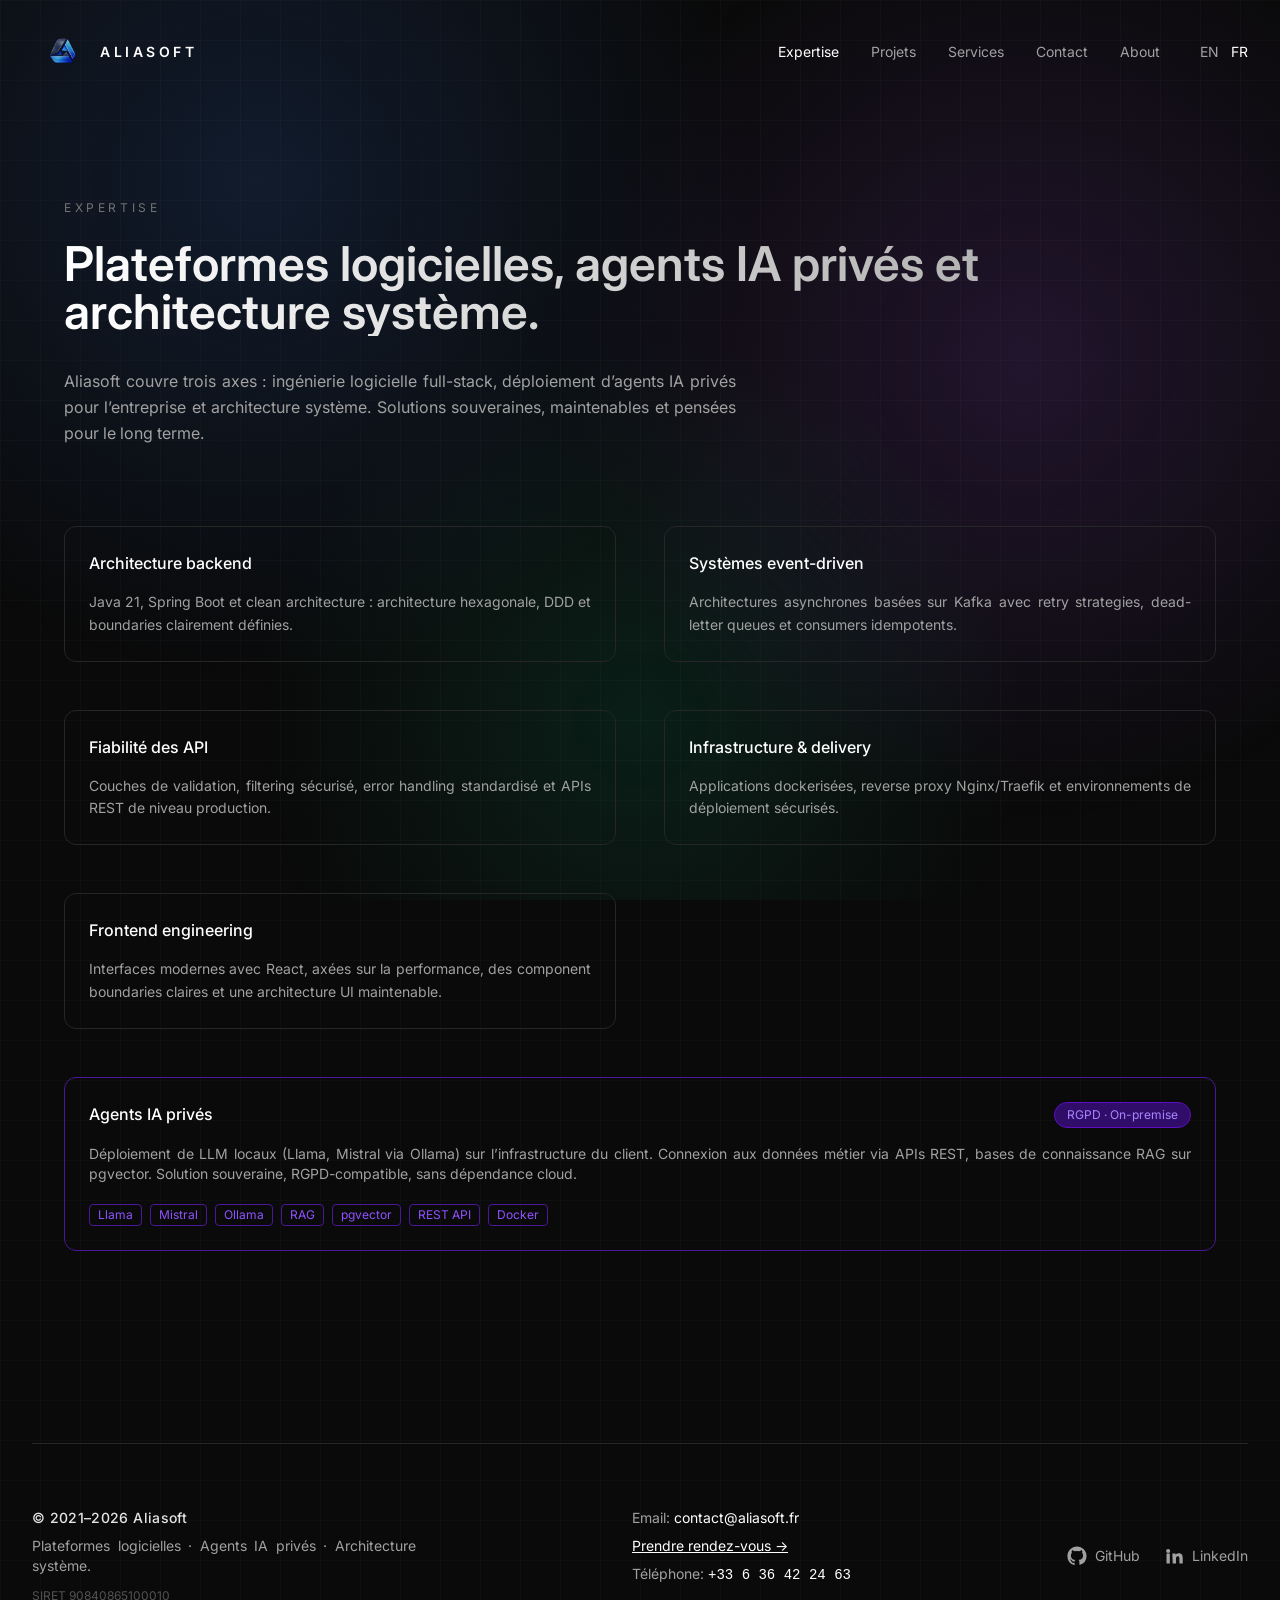
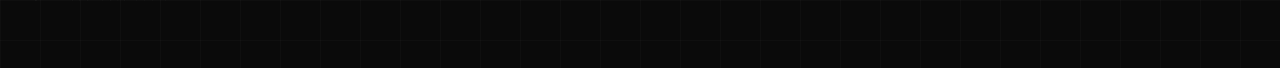
<file: fr/expertise/index.html>
<!DOCTYPE html><html lang="fr"> <head><meta charset="UTF-8"><meta name="viewport" content="width=device-width, initial-scale=1.0"><meta name="description" content="Aliasoft - Plateformes logicielles, agents IA privés et architecture système. Solutions souveraines pour l'entreprise."><meta name="author" content="Aliasoft"><title>Aliasoft - Plateformes logicielles &amp; Agents IA privés</title><link rel="icon" href="/favicon.ico"><!-- fonts --><link rel="preconnect" href="https://fonts.googleapis.com"><link rel="preconnect" href="https://fonts.gstatic.com" crossorigin><link href="https://fonts.googleapis.com/css2?family=Inter:wght@400;500;600&family=JetBrains+Mono:wght@400;500&display=swap" rel="stylesheet"><!-- canonical --><link rel="canonical" href="https://aliasoft.fr/fr/expertise/"><!-- hreflang --><link rel="alternate" hreflang="en" href="https://aliasoft.fr/en/expertise/"><link rel="alternate" hreflang="fr" href="https://aliasoft.fr/fr/expertise/"><link rel="alternate" hreflang="x-default" href="https://aliasoft.fr/en/expertise/"><!-- OpenGraph --><meta property="og:type" content="website"><meta property="og:title" content="Aliasoft - Plateformes logicielles &#38; Agents IA privés"><meta property="og:description" content="Plateformes logicielles · Agents IA privés · Architecture système."><meta property="og:image" content="https://aliasoft.fr/og-image.png"><meta property="og:url" content="https://aliasoft.fr/fr/expertise/"><!-- Twitter --><meta name="twitter:card" content="summary_large_image"><meta name="twitter:title" content="Aliasoft - Plateformes logicielles &#38; Agents IA privés"><meta name="twitter:description" content="Plateformes logicielles · Agents IA privés · Architecture système."><meta name="twitter:image" content="https://aliasoft.fr/og-image.png"><!--    ameliorations--><meta name="robots" content="index, follow"><meta name="theme-color" content="#0a0a0a"><link rel="stylesheet" href="/_astro/global.CK1csvw6.css"></head> <body class="bg-neutral-950 text-neutral-100 antialiased font-[Inter]"> <div class="mx-auto max-w-7xl px-6 lg:px-8">  <header class="py-8"> <!-- Desktop row --> <div class="flex items-center justify-between"> <a href="/fr/" class="flex items-center gap-2 text-sm font-semibold tracking-[0.25em] uppercase text-white"> <img src="/favicon.png" alt="Aliasoft" class="h-10 opacity-80 hover:opacity-100 transition">
Aliasoft
</a> <div class="flex items-center gap-10"> <nav class="hidden md:flex gap-8 text-sm text-neutral-400"> <a href="/fr/expertise" class="transition text-white">Expertise</a> <a href="/fr/projects/seaway" class="transition hover:text-white">Projets</a> <a href="/fr/services" class="transition hover:text-white">Services</a> <a href="/fr/contact" class="transition hover:text-white">Contact</a> <a href="/fr/about" class="transition hover:text-white">About</a> </nav> <!-- Language switch --> <div class="hidden md:flex gap-3 text-sm text-neutral-400"> <a href="/en/expertise" class="transition hover:text-white">EN</a> <a href="/fr/expertise" class="transition text-white">FR</a> </div> <!-- Hamburger (mobile only) --> <button id="menu-toggle" class="md:hidden flex flex-col gap-1.5 p-1" aria-label="Toggle menu" aria-expanded="false"> <span class="block w-6 h-0.5 bg-white transition-all duration-200" id="bar1"></span> <span class="block w-6 h-0.5 bg-white transition-all duration-200" id="bar2"></span> <span class="block w-6 h-0.5 bg-white transition-all duration-200" id="bar3"></span> </button> </div> </div> <!-- Mobile menu --> <nav id="mobile-menu" class="hidden md:hidden flex-col gap-6 pt-8 pb-4 text-sm text-neutral-400"> <a href="/fr/expertise" class="transition text-white">Expertise</a> <a href="/fr/projects/seaway" class="transition hover:text-white">Projets</a> <a href="/fr/services" class="transition hover:text-white">Services</a> <a href="/fr/contact" class="transition hover:text-white">Contact</a> <a href="/fr/about" class="transition hover:text-white">About</a> <div class="flex gap-4 pt-2 border-t border-neutral-800 text-neutral-400"> <a href="/en/expertise" class="transition hover:text-white">EN</a> <a href="/fr/expertise" class="transition text-white">FR</a> </div> </nav> </header> <script type="module">const e=document.getElementById("menu-toggle"),s=document.getElementById("mobile-menu"),l=document.getElementById("bar1"),a=document.getElementById("bar2"),n=document.getElementById("bar3");e?.addEventListener("click",()=>{const t=s?.classList.toggle("hidden")===!1;s?.classList.toggle("flex",t),e.setAttribute("aria-expanded",String(t)),l?.classList.toggle("translate-y-2",t),l?.classList.toggle("rotate-45",t),a?.classList.toggle("opacity-0",t),n?.classList.toggle("-translate-y-2",t),n?.classList.toggle("-rotate-45",t)});</script> <main class="py-24 max-w-6xl mx-auto"> <p class="text-xs uppercase tracking-[0.3em] text-neutral-500"> Expertise </p> <h1 class="mt-6 text-4xl md:text-5xl font-semibold bg-gradient-to-r from-white to-neutral-400 bg-clip-text text-transparent"> Plateformes logicielles, agents IA privés et architecture système. </h1> <p class="mt-8 text-neutral-400 max-w-2xl leading-relaxed"> Aliasoft couvre trois axes : ingénierie logicielle full-stack, déploiement d’agents IA privés pour l’entreprise et architecture système. Solutions souveraines, maintenables et pensées pour le long terme. </p> <div class="grid md:grid-cols-2 gap-12 mt-20"> <div class="border border-neutral-800 rounded-xl p-6 hover:border-neutral-600 hover:bg-neutral-900/40 transition"> <h3 class="text-white font-medium"> Architecture backend </h3> <p class="mt-4 text-neutral-400 text-sm leading-relaxed"> Java 21, Spring Boot et clean architecture : architecture hexagonale, DDD et boundaries clairement définies. </p> </div> <div class="border border-neutral-800 rounded-xl p-6 hover:border-neutral-600 hover:bg-neutral-900/40 transition"> <h3 class="text-white font-medium"> Systèmes event-driven </h3> <p class="mt-4 text-neutral-400 text-sm leading-relaxed"> Architectures asynchrones basées sur Kafka avec retry strategies, dead-letter queues et consumers idempotents. </p> </div> <div class="border border-neutral-800 rounded-xl p-6 hover:border-neutral-600 hover:bg-neutral-900/40 transition"> <h3 class="text-white font-medium"> Fiabilité des API </h3> <p class="mt-4 text-neutral-400 text-sm leading-relaxed"> Couches de validation, filtering sécurisé, error handling standardisé et APIs REST de niveau production. </p> </div> <div class="border border-neutral-800 rounded-xl p-6 hover:border-neutral-600 hover:bg-neutral-900/40 transition"> <h3 class="text-white font-medium"> Infrastructure &amp; delivery </h3> <p class="mt-4 text-neutral-400 text-sm leading-relaxed"> Applications dockerisées, reverse proxy Nginx/Traefik et environnements de déploiement sécurisés. </p> </div> <div class="border border-neutral-800 rounded-xl p-6 hover:border-neutral-600 hover:bg-neutral-900/40 transition"> <h3 class="text-white font-medium"> Frontend engineering </h3> <p class="mt-4 text-neutral-400 text-sm leading-relaxed"> Interfaces modernes avec React, axées sur la performance, des component boundaries claires et une architecture UI maintenable. </p> </div> <!-- IA privée - pleine largeur --> <div class="md:col-span-2 border border-violet-900 rounded-xl p-6 hover:border-violet-700 hover:bg-violet-950/20 transition"> <div class="flex items-start justify-between gap-4 flex-wrap mb-4"> <h3 class="text-white font-medium">Agents IA privés</h3> <span class="text-xs bg-violet-950 text-violet-400 border border-violet-800 px-3 py-1 rounded-full">RGPD · On-premise</span> </div> <p class="text-neutral-400 text-sm"> Déploiement de LLM locaux (Llama, Mistral via Ollama) sur l’infrastructure du client. Connexion aux données métier via APIs REST, bases de connaissance RAG sur pgvector. Solution souveraine, RGPD-compatible, sans dépendance cloud. </p> <div class="mt-5 flex flex-wrap gap-2"> <span class="text-xs text-violet-500 border border-violet-900 px-2 py-0.5 rounded">Llama</span><span class="text-xs text-violet-500 border border-violet-900 px-2 py-0.5 rounded">Mistral</span><span class="text-xs text-violet-500 border border-violet-900 px-2 py-0.5 rounded">Ollama</span><span class="text-xs text-violet-500 border border-violet-900 px-2 py-0.5 rounded">RAG</span><span class="text-xs text-violet-500 border border-violet-900 px-2 py-0.5 rounded">pgvector</span><span class="text-xs text-violet-500 border border-violet-900 px-2 py-0.5 rounded">REST API</span><span class="text-xs text-violet-500 border border-violet-900 px-2 py-0.5 rounded">Docker</span> </div> </div> </div> </main> <footer class="border-t border-neutral-800 py-16 mt-24"> <div class="flex flex-col md:flex-row md:justify-between gap-10"> <!-- Brand --> <div> <p class="text-neutral-200 font-medium text-sm tracking-wide">
© 2021–2026 Aliasoft
</p> <p class="mt-2 text-neutral-400 text-sm max-w-sm"> Plateformes logicielles · Agents IA privés · Architecture système. </p> <p class="mt-3 text-xs text-neutral-600">
SIRET 90840865100010
</p> </div> <!-- Contact --> <div class="space-y-2 text-sm text-neutral-400"> <p> Email:
<a href="mailto:contact@aliasoft.fr" class="text-white transition">
contact@aliasoft.fr
</a> </p> <p> <a href="https://calendly.com/rdv-akouba/30min" target="_blank" rel="noopener noreferrer" class="text-white underline hover:text-neutral-300 transition"> Prendre rendez-vous →
</a> </p> <span class="relative group cursor-pointer"> Téléphone:
<a href="tel:+33636422463" class="text-white font-mono"> <span class=" transition">
+33 6
<span class="hover:text-blue-400">36</span> <span class="group/pair cursor-pointer"> <span class="group-hover/pair:text-emerald-400 transition">42</span> <span class="group-hover/pair:text-emerald-400 transition"> 24</span> </span> <span class="hover:text-blue-400">63</span> </span> </a> <span class="absolute left-1/2 -translate-x-1/2 mt-2
        hidden group-hover:block
        text-xs text-neutral-300 bg-neutral-900
        px-3 py-1 rounded-lg border border-neutral-700"> Symmetrical pattern - Facile à retenir </span> </span> </div> <!-- Social --> <div class="flex gap-6 text-sm text-neutral-400 items-center"> <a href="https://github.com/Aliasoft" class="hover:text-white transition flex items-center gap-2" target="_blank" rel="noopener noreferrer" aria-label="GitHub"> <svg xmlns="http://www.w3.org/2000/svg" class="w-5 h-5" viewBox="0 0 24 24" fill="currentColor"> <path d="M12 .5C5.65.5.5 5.65.5 12A11.5 11.5 0 0 0 8.36 22.94c.58.1.79-.25.79-.56v-2.17c-3.18.69-3.85-1.53-3.85-1.53-.52-1.32-1.27-1.67-1.27-1.67-1.04-.71.08-.7.08-.7 1.15.08 1.75 1.18 1.75 1.18 1.02 1.75 2.68 1.24 3.33.95.1-.74.4-1.24.72-1.53-2.54-.29-5.22-1.27-5.22-5.67 0-1.25.45-2.27 1.18-3.07-.12-.29-.51-1.46.11-3.04 0 0 .96-.31 3.15 1.17a10.9 10.9 0 0 1 5.74 0c2.19-1.48 3.15-1.17 3.15-1.17.62 1.58.23 2.75.11 3.04.73.8 1.18 1.82 1.18 3.07 0 4.41-2.68 5.37-5.23 5.66.41.35.77 1.03.77 2.08v3.08c0 .31.21.67.8.56A11.5 11.5 0 0 0 23.5 12C23.5 5.65 18.35.5 12 .5Z"></path> </svg>
GitHub
</a> <a href="https://www.linkedin.com/company/aliasoft" class="hover:text-white transition flex items-center gap-2" target="_blank" rel="noopener noreferrer" aria-label="LinkedIn"> <svg xmlns="http://www.w3.org/2000/svg" class="w-5 h-5" viewBox="0 0 24 24" fill="currentColor"> <path d="M4.98 3.5A2.48 2.48 0 1 0 5 8.46 2.48 2.48 0 0 0 4.98 3.5ZM3 9h4v12H3Zm7 0h3.83v1.64h.05c.53-1 1.84-2.05 3.79-2.05 4.05 0 4.8 2.66 4.8 6.11V21h-4v-5.62c0-1.34-.02-3.06-1.87-3.06-1.87 0-2.16 1.46-2.16 2.97V21h-4Z"></path> </svg>
LinkedIn
</a> <!--<a--> <!--        href="https://www.malt.fr/profile/akouba"--> <!--        class="hover:text-white transition flex items-center gap-2"--> <!--        target="_blank"--> <!--        rel="noopener noreferrer"--> <!--        aria-label="Malt"--> <!--&gt;--> <!--    <svg xmlns="http://www.w3.org/2000/svg" class="w-5 h-5" aria-label="Malt" role="img"--> <!--         viewBox="0 0 512 512" fill="none">--> <!--        <g id="SVGRepo_bgCarrier" stroke-width="0"></g>--> <!--        <g id="SVGRepo_tracerCarrier" stroke-linecap="round" stroke-linejoin="round"></g>--> <!--        <g id="SVGRepo_iconCarrier">--> <!--            <path fill="#878787"--> <!--                  d="m408.4 103.8c-32.5-32.4-67.1-11.4-88.8 10.2L114.8 318.8c-21.7 21.7-44.4 54.7-10.2 88.8c34.1 34.1 67 11.4 88.7-10.3l204.8-204.8c21.7-21.6 42.7-56.3 10.3-88.7zm-195.7-8.4 43.4 43.4 44.1-44.2c3-3 6-5.8 9.1-8.4c-4.6-23.3-17.9-44.4-53.3-44.4c-35.4 0-48.7 21.2-53.2 44.5c3.3 2.9 6.6 5.8 9.9 9.1zm87.5 322.1-44.1-44.1-43.4 43.3c-3.3 3.3-6.5 6.4-9.8 9.2c5 23.8 19 45.5 53.1 45.5c34.2 0 48.3-21.9 53.2-45.7c-3-2.6-6-5.2-9-8.2zm-105.9-217h-83.6c-30.7 0-70 9.7-70 55.5c0 34.3 21.9 48.3 45.8 53.2c2.8-3.2 107.8-108.7 107.8-108.7zm231.5 2.3c-2.6 3-107.9 108.8-107.9 108.8h82.4c30.7 0 70-7.3 70-55.6c0-35.3-21.1-48.6-44.5-53.2zm-204.1-29.7 14.9-14.9-43.3-43.4c-21.7-21.7-54.6-44.4-88.8-10.2c-25 25-19.4 49.4-6.2 69.1c4.1-.3 123.4-.6 123.4-.6zm68.7 165.9-15 15 44.2 44.1c21.7 21.7 56.3 42.7 88.7 10.3c24.2-24.2 18.7-49.7 5.3-70c-4.3.3-123.2.6-123.2.6z"></path>--> <!--        </g>--> <!--    </svg>--> <!--    Malt </a>--> </div> </div> </footer>  </div> </body></html>
</file>
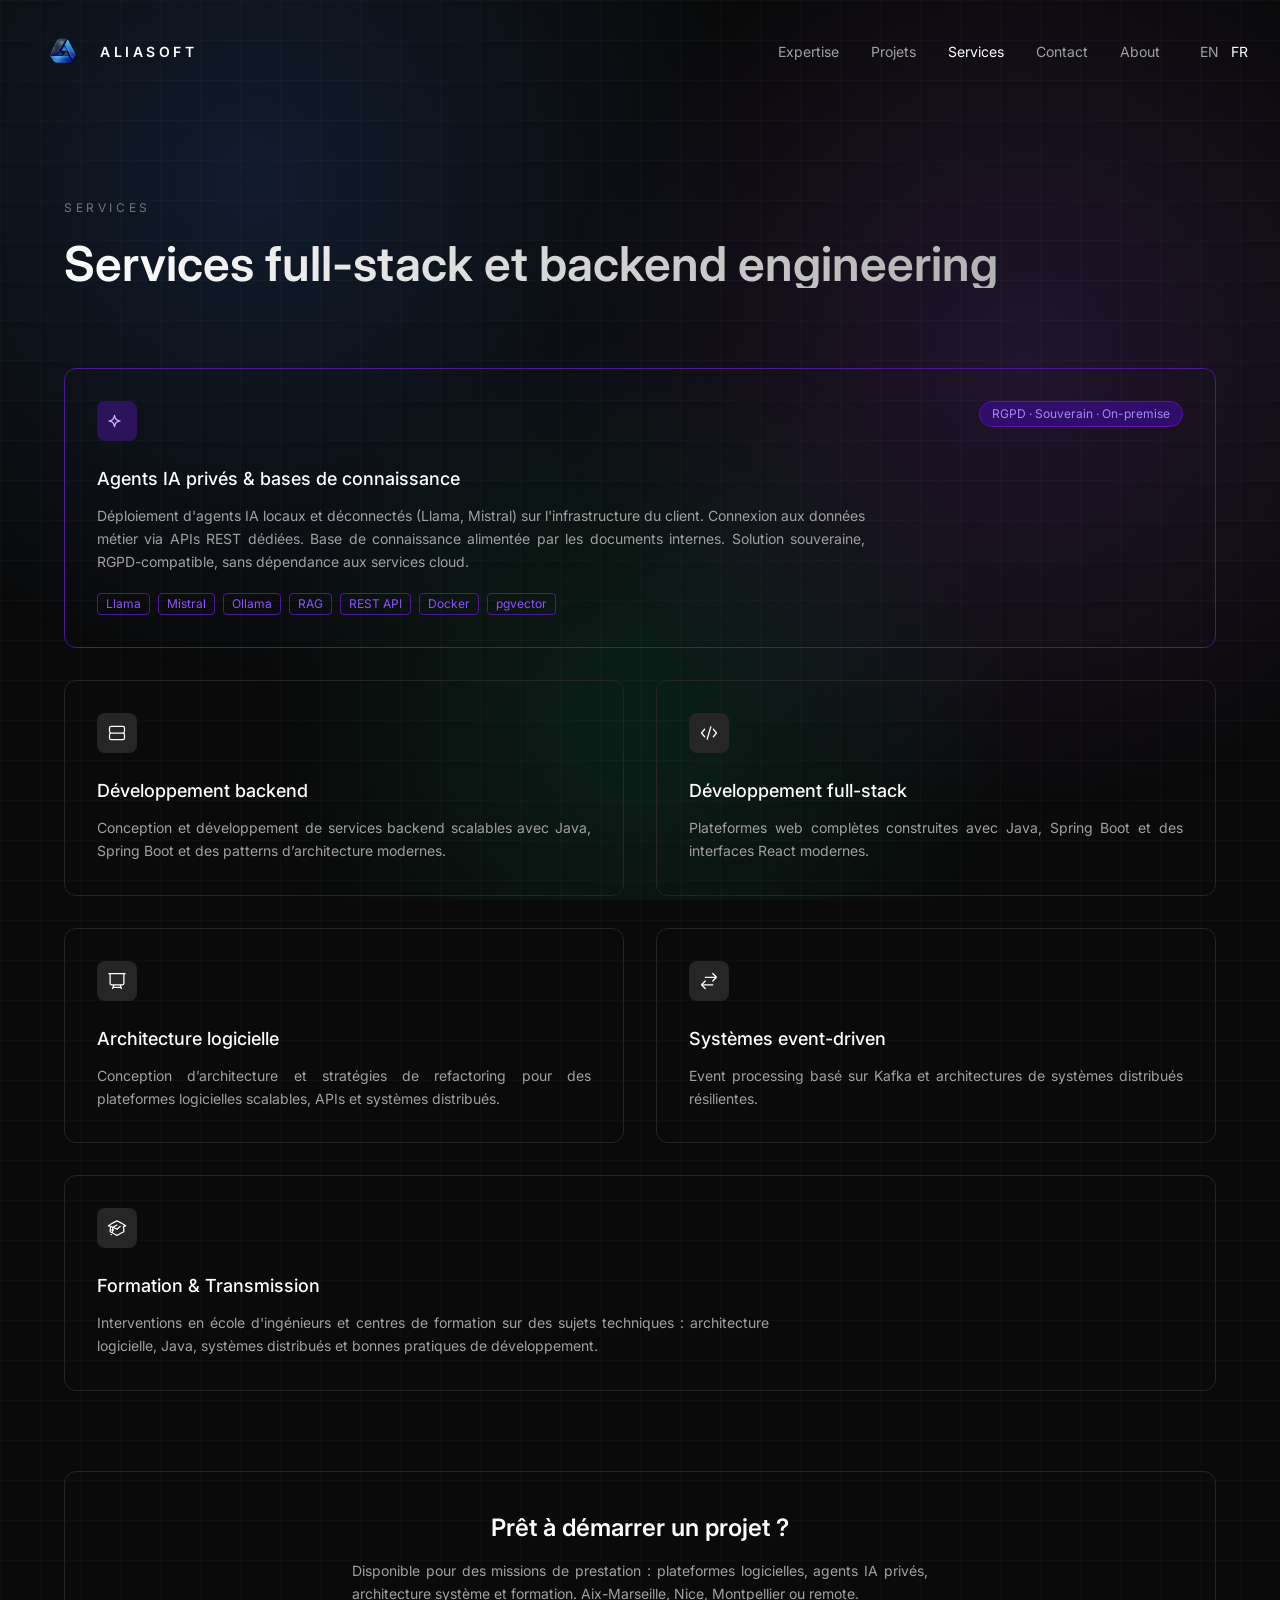
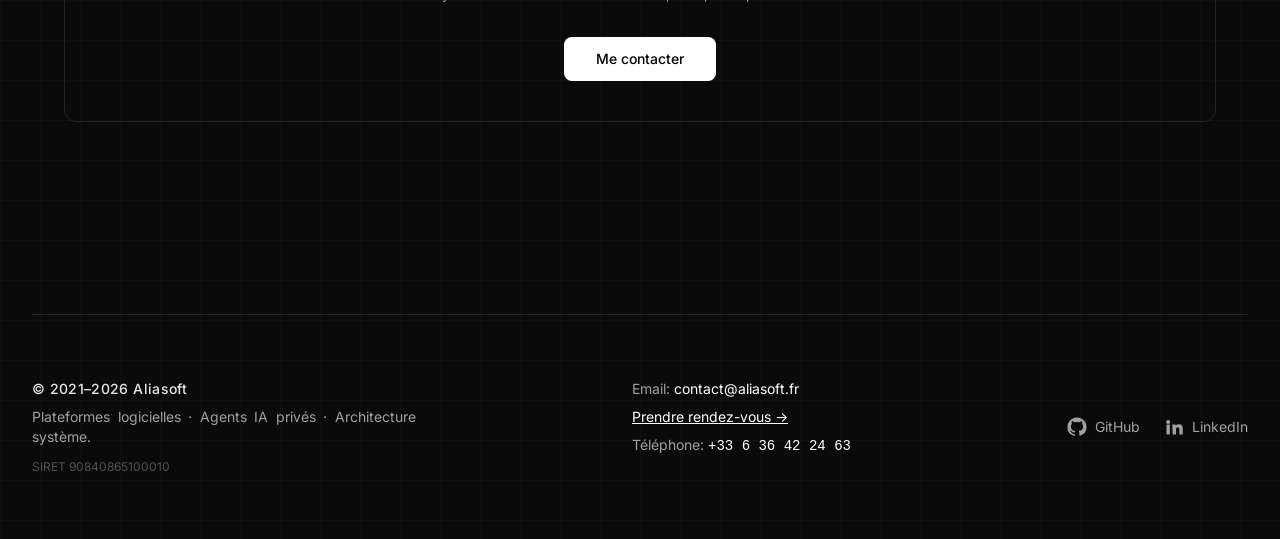
<file: fr/services/index.html>
<!DOCTYPE html><html lang="fr"> <head><meta charset="UTF-8"><meta name="viewport" content="width=device-width, initial-scale=1.0"><meta name="description" content="Aliasoft - Plateformes logicielles, agents IA privés et architecture système. Solutions souveraines pour l'entreprise."><meta name="author" content="Aliasoft"><title>Aliasoft - Plateformes logicielles &amp; Agents IA privés</title><link rel="icon" href="/favicon.ico"><!-- fonts --><link rel="preconnect" href="https://fonts.googleapis.com"><link rel="preconnect" href="https://fonts.gstatic.com" crossorigin><link href="https://fonts.googleapis.com/css2?family=Inter:wght@400;500;600&family=JetBrains+Mono:wght@400;500&display=swap" rel="stylesheet"><!-- canonical --><link rel="canonical" href="https://aliasoft.fr/fr/services/"><!-- hreflang --><link rel="alternate" hreflang="en" href="https://aliasoft.fr/en/services/"><link rel="alternate" hreflang="fr" href="https://aliasoft.fr/fr/services/"><link rel="alternate" hreflang="x-default" href="https://aliasoft.fr/en/services/"><!-- OpenGraph --><meta property="og:type" content="website"><meta property="og:title" content="Aliasoft - Plateformes logicielles &#38; Agents IA privés"><meta property="og:description" content="Plateformes logicielles · Agents IA privés · Architecture système."><meta property="og:image" content="https://aliasoft.fr/og-image.png"><meta property="og:url" content="https://aliasoft.fr/fr/services/"><!-- Twitter --><meta name="twitter:card" content="summary_large_image"><meta name="twitter:title" content="Aliasoft - Plateformes logicielles &#38; Agents IA privés"><meta name="twitter:description" content="Plateformes logicielles · Agents IA privés · Architecture système."><meta name="twitter:image" content="https://aliasoft.fr/og-image.png"><!--    ameliorations--><meta name="robots" content="index, follow"><meta name="theme-color" content="#0a0a0a"><link rel="stylesheet" href="/_astro/global.CK1csvw6.css"></head> <body class="bg-neutral-950 text-neutral-100 antialiased font-[Inter]"> <div class="mx-auto max-w-7xl px-6 lg:px-8">  <header class="py-8"> <!-- Desktop row --> <div class="flex items-center justify-between"> <a href="/fr/" class="flex items-center gap-2 text-sm font-semibold tracking-[0.25em] uppercase text-white"> <img src="/favicon.png" alt="Aliasoft" class="h-10 opacity-80 hover:opacity-100 transition">
Aliasoft
</a> <div class="flex items-center gap-10"> <nav class="hidden md:flex gap-8 text-sm text-neutral-400"> <a href="/fr/expertise" class="transition hover:text-white">Expertise</a> <a href="/fr/projects/seaway" class="transition hover:text-white">Projets</a> <a href="/fr/services" class="transition text-white">Services</a> <a href="/fr/contact" class="transition hover:text-white">Contact</a> <a href="/fr/about" class="transition hover:text-white">About</a> </nav> <!-- Language switch --> <div class="hidden md:flex gap-3 text-sm text-neutral-400"> <a href="/en/services" class="transition hover:text-white">EN</a> <a href="/fr/services" class="transition text-white">FR</a> </div> <!-- Hamburger (mobile only) --> <button id="menu-toggle" class="md:hidden flex flex-col gap-1.5 p-1" aria-label="Toggle menu" aria-expanded="false"> <span class="block w-6 h-0.5 bg-white transition-all duration-200" id="bar1"></span> <span class="block w-6 h-0.5 bg-white transition-all duration-200" id="bar2"></span> <span class="block w-6 h-0.5 bg-white transition-all duration-200" id="bar3"></span> </button> </div> </div> <!-- Mobile menu --> <nav id="mobile-menu" class="hidden md:hidden flex-col gap-6 pt-8 pb-4 text-sm text-neutral-400"> <a href="/fr/expertise" class="transition hover:text-white">Expertise</a> <a href="/fr/projects/seaway" class="transition hover:text-white">Projets</a> <a href="/fr/services" class="transition text-white">Services</a> <a href="/fr/contact" class="transition hover:text-white">Contact</a> <a href="/fr/about" class="transition hover:text-white">About</a> <div class="flex gap-4 pt-2 border-t border-neutral-800 text-neutral-400"> <a href="/en/services" class="transition hover:text-white">EN</a> <a href="/fr/services" class="transition text-white">FR</a> </div> </nav> </header> <script type="module">const e=document.getElementById("menu-toggle"),s=document.getElementById("mobile-menu"),l=document.getElementById("bar1"),a=document.getElementById("bar2"),n=document.getElementById("bar3");e?.addEventListener("click",()=>{const t=s?.classList.toggle("hidden")===!1;s?.classList.toggle("flex",t),e.setAttribute("aria-expanded",String(t)),l?.classList.toggle("translate-y-2",t),l?.classList.toggle("rotate-45",t),a?.classList.toggle("opacity-0",t),n?.classList.toggle("-translate-y-2",t),n?.classList.toggle("-rotate-45",t)});</script> <main class="py-24 max-w-6xl mx-auto"> <p class="text-xs uppercase tracking-[0.3em] text-neutral-500"> Services </p> <h1 class="mt-6 text-4xl md:text-5xl font-semibold bg-gradient-to-r from-white to-neutral-400 bg-clip-text text-transparent"> Services full-stack et backend engineering </h1> <div class="grid md:grid-cols-2 gap-8 mt-20"> <!-- IA privée - carte vedette pleine largeur --> <div class="md:col-span-2 border border-violet-900 rounded-xl p-8 hover:border-violet-700 hover:bg-violet-950/20 transition"> <div class="flex items-start justify-between gap-4 flex-wrap mb-6"> <div class="w-10 h-10 rounded-lg bg-violet-900/50 flex items-center justify-center"> <svg xmlns="http://www.w3.org/2000/svg" class="w-5 h-5 text-violet-300" fill="none" viewBox="0 0 24 24" stroke="currentColor" stroke-width="1.5"> <path stroke-linecap="round" stroke-linejoin="round" d="M9.813 15.904 9 18.75l-.813-2.846a4.5 4.5 0 0 0-3.09-3.09L2.25 12l2.846-.813a4.5 4.5 0 0 0 3.09-3.09L9 5.25l.813 2.846a4.5 4.5 0 0 0 3.09 3.09L15.75 12l-2.846.813a4.5 4.5 0 0 0-3.09 3.09Z"></path> </svg> </div> <span class="text-xs bg-violet-950 text-violet-400 border border-violet-800 px-3 py-1 rounded-full">RGPD · Souverain · On-premise</span> </div> <h3 class="text-white font-medium text-lg">Agents IA privés &amp; bases de connaissance</h3> <p class="mt-3 text-neutral-400 text-sm leading-relaxed max-w-3xl">Déploiement d&#39;agents IA locaux et déconnectés (Llama, Mistral) sur l&#39;infrastructure du client. Connexion aux données métier via APIs REST dédiées. Base de connaissance alimentée par les documents internes. Solution souveraine, RGPD-compatible, sans dépendance aux services cloud.</p> <div class="mt-5 flex flex-wrap gap-2"> <span class="text-xs text-violet-500 border border-violet-900 px-2 py-0.5 rounded">Llama</span><span class="text-xs text-violet-500 border border-violet-900 px-2 py-0.5 rounded">Mistral</span><span class="text-xs text-violet-500 border border-violet-900 px-2 py-0.5 rounded">Ollama</span><span class="text-xs text-violet-500 border border-violet-900 px-2 py-0.5 rounded">RAG</span><span class="text-xs text-violet-500 border border-violet-900 px-2 py-0.5 rounded">REST API</span><span class="text-xs text-violet-500 border border-violet-900 px-2 py-0.5 rounded">Docker</span><span class="text-xs text-violet-500 border border-violet-900 px-2 py-0.5 rounded">pgvector</span> </div> </div> <!-- Backend --> <div class="border border-neutral-800 rounded-xl p-8 hover:border-neutral-600 hover:bg-neutral-900/40 transition"> <div class="w-10 h-10 rounded-lg bg-neutral-800 flex items-center justify-center mb-6"> <svg xmlns="http://www.w3.org/2000/svg" class="w-5 h-5 text-white" fill="none" viewBox="0 0 24 24" stroke="currentColor" stroke-width="1.5"> <path stroke-linecap="round" stroke-linejoin="round" d="M5 12h14M5 12a2 2 0 0 1-2-2V6a2 2 0 0 1 2-2h14a2 2 0 0 1 2 2v4a2 2 0 0 1-2 2M5 12a2 2 0 0 0-2 2v4a2 2 0 0 0 2 2h14a2 2 0 0 0 2-2v-4a2 2 0 0 0-2-2"></path> </svg> </div> <h3 class="text-white font-medium text-lg">Développement backend</h3> <p class="mt-3 text-neutral-400 text-sm leading-relaxed">Conception et développement de services backend scalables avec Java, Spring Boot et des patterns d’architecture modernes.</p> </div> <!-- Full-stack --> <div class="border border-neutral-800 rounded-xl p-8 hover:border-neutral-600 hover:bg-neutral-900/40 transition"> <div class="w-10 h-10 rounded-lg bg-neutral-800 flex items-center justify-center mb-6"> <svg xmlns="http://www.w3.org/2000/svg" class="w-5 h-5 text-white" fill="none" viewBox="0 0 24 24" stroke="currentColor" stroke-width="1.5"> <path stroke-linecap="round" stroke-linejoin="round" d="M6.75 7.5 3 12l3.75 4.5m10.5 0L21 12l-3.75-4.5M14.25 4.5l-4.5 15"></path> </svg> </div> <h3 class="text-white font-medium text-lg">Développement full-stack</h3> <p class="mt-3 text-neutral-400 text-sm leading-relaxed">Plateformes web complètes construites avec Java, Spring Boot et des interfaces React modernes.</p> </div> <!-- Architecture --> <div class="border border-neutral-800 rounded-xl p-8 hover:border-neutral-600 hover:bg-neutral-900/40 transition"> <div class="w-10 h-10 rounded-lg bg-neutral-800 flex items-center justify-center mb-6"> <svg xmlns="http://www.w3.org/2000/svg" class="w-5 h-5 text-white" fill="none" viewBox="0 0 24 24" stroke="currentColor" stroke-width="1.5"> <path stroke-linecap="round" stroke-linejoin="round" d="M3.75 3v11.25A2.25 2.25 0 0 0 6 16.5h2.25M3.75 3h-1.5m1.5 0h16.5m0 0h1.5m-1.5 0v11.25A2.25 2.25 0 0 1 18 16.5h-2.25m-7.5 0h7.5m-7.5 0-1 3m8.5-3 1 3m0 0 .5 1.5m-.5-1.5h-9.5m0 0-.5 1.5"></path> </svg> </div> <h3 class="text-white font-medium text-lg">Architecture logicielle</h3> <p class="mt-3 text-neutral-400 text-sm leading-relaxed">Conception d’architecture et stratégies de refactoring pour des plateformes logicielles scalables, APIs et systèmes distribués.</p> </div> <!-- Event-driven --> <div class="border border-neutral-800 rounded-xl p-8 hover:border-neutral-600 hover:bg-neutral-900/40 transition"> <div class="w-10 h-10 rounded-lg bg-neutral-800 flex items-center justify-center mb-6"> <svg xmlns="http://www.w3.org/2000/svg" class="w-5 h-5 text-white" fill="none" viewBox="0 0 24 24" stroke="currentColor" stroke-width="1.5"> <path stroke-linecap="round" stroke-linejoin="round" d="M7.5 21 3 16.5m0 0L7.5 12M3 16.5h13.5m0-13.5L21 7.5m0 0L16.5 12M21 7.5H7.5"></path> </svg> </div> <h3 class="text-white font-medium text-lg">Systèmes event-driven</h3> <p class="mt-3 text-neutral-400 text-sm leading-relaxed">Event processing basé sur Kafka et architectures de systèmes distribués résilientes.</p> </div> <!-- Formation --> <div class="border border-neutral-800 rounded-xl p-8 hover:border-neutral-600 hover:bg-neutral-900/40 transition md:col-span-2"> <div class="w-10 h-10 rounded-lg bg-neutral-800 flex items-center justify-center mb-6"> <svg xmlns="http://www.w3.org/2000/svg" class="w-5 h-5 text-white" fill="none" viewBox="0 0 24 24" stroke="currentColor" stroke-width="1.5"> <path stroke-linecap="round" stroke-linejoin="round" d="M4.26 10.147a60.438 60.438 0 0 0-.491 6.347A48.62 48.62 0 0 1 12 20.904a48.62 48.62 0 0 1 8.232-4.41 60.46 60.46 0 0 0-.491-6.347m-15.482 0a50.636 50.636 0 0 0-2.658-.813A59.906 59.906 0 0 1 12 3.493a59.903 59.903 0 0 1 10.399 5.84c-.896.248-1.783.52-2.658.814m-15.482 0A50.717 50.717 0 0 1 12 13.489a50.702 50.702 0 0 1 3.741-3.342M6.75 15a.75.75 0 1 0 0-1.5.75.75 0 0 0 0 1.5Zm0 0v-3.675A55.378 55.378 0 0 1 12 8.443m-7.007 11.55A5.981 5.981 0 0 0 6.75 15.75v-1.5"></path> </svg> </div> <h3 class="text-white font-medium text-lg">Formation &amp; Transmission</h3> <p class="mt-3 text-neutral-400 text-sm leading-relaxed max-w-2xl">Interventions en école d&#39;ingénieurs et centres de formation sur des sujets techniques : architecture logicielle, Java, systèmes distribués et bonnes pratiques de développement.</p> </div> </div> <!-- CTA --> <div class="mt-20 border border-neutral-800 rounded-xl p-10 text-center"> <h2 class="text-2xl font-semibold text-white">Prêt à démarrer un projet ?</h2> <p class="mt-4 text-neutral-400 max-w-xl mx-auto text-sm leading-relaxed">Disponible pour des missions de prestation : plateformes logicielles, agents IA privés, architecture système et formation. Aix-Marseille, Nice, Montpellier ou remote.</p> <a href="/fr/contact" class="inline-block mt-8 bg-white text-black px-8 py-3 rounded-lg text-sm font-medium hover:bg-neutral-200 transition"> Me contacter </a> </div> </main> <footer class="border-t border-neutral-800 py-16 mt-24"> <div class="flex flex-col md:flex-row md:justify-between gap-10"> <!-- Brand --> <div> <p class="text-neutral-200 font-medium text-sm tracking-wide">
© 2021–2026 Aliasoft
</p> <p class="mt-2 text-neutral-400 text-sm max-w-sm"> Plateformes logicielles · Agents IA privés · Architecture système. </p> <p class="mt-3 text-xs text-neutral-600">
SIRET 90840865100010
</p> </div> <!-- Contact --> <div class="space-y-2 text-sm text-neutral-400"> <p> Email:
<a href="mailto:contact@aliasoft.fr" class="text-white transition">
contact@aliasoft.fr
</a> </p> <p> <a href="https://calendly.com/rdv-akouba/30min" target="_blank" rel="noopener noreferrer" class="text-white underline hover:text-neutral-300 transition"> Prendre rendez-vous →
</a> </p> <span class="relative group cursor-pointer"> Téléphone:
<a href="tel:+33636422463" class="text-white font-mono"> <span class=" transition">
+33 6
<span class="hover:text-blue-400">36</span> <span class="group/pair cursor-pointer"> <span class="group-hover/pair:text-emerald-400 transition">42</span> <span class="group-hover/pair:text-emerald-400 transition"> 24</span> </span> <span class="hover:text-blue-400">63</span> </span> </a> <span class="absolute left-1/2 -translate-x-1/2 mt-2
        hidden group-hover:block
        text-xs text-neutral-300 bg-neutral-900
        px-3 py-1 rounded-lg border border-neutral-700"> Symmetrical pattern - Facile à retenir </span> </span> </div> <!-- Social --> <div class="flex gap-6 text-sm text-neutral-400 items-center"> <a href="https://github.com/Aliasoft" class="hover:text-white transition flex items-center gap-2" target="_blank" rel="noopener noreferrer" aria-label="GitHub"> <svg xmlns="http://www.w3.org/2000/svg" class="w-5 h-5" viewBox="0 0 24 24" fill="currentColor"> <path d="M12 .5C5.65.5.5 5.65.5 12A11.5 11.5 0 0 0 8.36 22.94c.58.1.79-.25.79-.56v-2.17c-3.18.69-3.85-1.53-3.85-1.53-.52-1.32-1.27-1.67-1.27-1.67-1.04-.71.08-.7.08-.7 1.15.08 1.75 1.18 1.75 1.18 1.02 1.75 2.68 1.24 3.33.95.1-.74.4-1.24.72-1.53-2.54-.29-5.22-1.27-5.22-5.67 0-1.25.45-2.27 1.18-3.07-.12-.29-.51-1.46.11-3.04 0 0 .96-.31 3.15 1.17a10.9 10.9 0 0 1 5.74 0c2.19-1.48 3.15-1.17 3.15-1.17.62 1.58.23 2.75.11 3.04.73.8 1.18 1.82 1.18 3.07 0 4.41-2.68 5.37-5.23 5.66.41.35.77 1.03.77 2.08v3.08c0 .31.21.67.8.56A11.5 11.5 0 0 0 23.5 12C23.5 5.65 18.35.5 12 .5Z"></path> </svg>
GitHub
</a> <a href="https://www.linkedin.com/company/aliasoft" class="hover:text-white transition flex items-center gap-2" target="_blank" rel="noopener noreferrer" aria-label="LinkedIn"> <svg xmlns="http://www.w3.org/2000/svg" class="w-5 h-5" viewBox="0 0 24 24" fill="currentColor"> <path d="M4.98 3.5A2.48 2.48 0 1 0 5 8.46 2.48 2.48 0 0 0 4.98 3.5ZM3 9h4v12H3Zm7 0h3.83v1.64h.05c.53-1 1.84-2.05 3.79-2.05 4.05 0 4.8 2.66 4.8 6.11V21h-4v-5.62c0-1.34-.02-3.06-1.87-3.06-1.87 0-2.16 1.46-2.16 2.97V21h-4Z"></path> </svg>
LinkedIn
</a> <!--<a--> <!--        href="https://www.malt.fr/profile/akouba"--> <!--        class="hover:text-white transition flex items-center gap-2"--> <!--        target="_blank"--> <!--        rel="noopener noreferrer"--> <!--        aria-label="Malt"--> <!--&gt;--> <!--    <svg xmlns="http://www.w3.org/2000/svg" class="w-5 h-5" aria-label="Malt" role="img"--> <!--         viewBox="0 0 512 512" fill="none">--> <!--        <g id="SVGRepo_bgCarrier" stroke-width="0"></g>--> <!--        <g id="SVGRepo_tracerCarrier" stroke-linecap="round" stroke-linejoin="round"></g>--> <!--        <g id="SVGRepo_iconCarrier">--> <!--            <path fill="#878787"--> <!--                  d="m408.4 103.8c-32.5-32.4-67.1-11.4-88.8 10.2L114.8 318.8c-21.7 21.7-44.4 54.7-10.2 88.8c34.1 34.1 67 11.4 88.7-10.3l204.8-204.8c21.7-21.6 42.7-56.3 10.3-88.7zm-195.7-8.4 43.4 43.4 44.1-44.2c3-3 6-5.8 9.1-8.4c-4.6-23.3-17.9-44.4-53.3-44.4c-35.4 0-48.7 21.2-53.2 44.5c3.3 2.9 6.6 5.8 9.9 9.1zm87.5 322.1-44.1-44.1-43.4 43.3c-3.3 3.3-6.5 6.4-9.8 9.2c5 23.8 19 45.5 53.1 45.5c34.2 0 48.3-21.9 53.2-45.7c-3-2.6-6-5.2-9-8.2zm-105.9-217h-83.6c-30.7 0-70 9.7-70 55.5c0 34.3 21.9 48.3 45.8 53.2c2.8-3.2 107.8-108.7 107.8-108.7zm231.5 2.3c-2.6 3-107.9 108.8-107.9 108.8h82.4c30.7 0 70-7.3 70-55.6c0-35.3-21.1-48.6-44.5-53.2zm-204.1-29.7 14.9-14.9-43.3-43.4c-21.7-21.7-54.6-44.4-88.8-10.2c-25 25-19.4 49.4-6.2 69.1c4.1-.3 123.4-.6 123.4-.6zm68.7 165.9-15 15 44.2 44.1c21.7 21.7 56.3 42.7 88.7 10.3c24.2-24.2 18.7-49.7 5.3-70c-4.3.3-123.2.6-123.2.6z"></path>--> <!--        </g>--> <!--    </svg>--> <!--    Malt </a>--> </div> </div> </footer>  </div> </body></html>
</file>
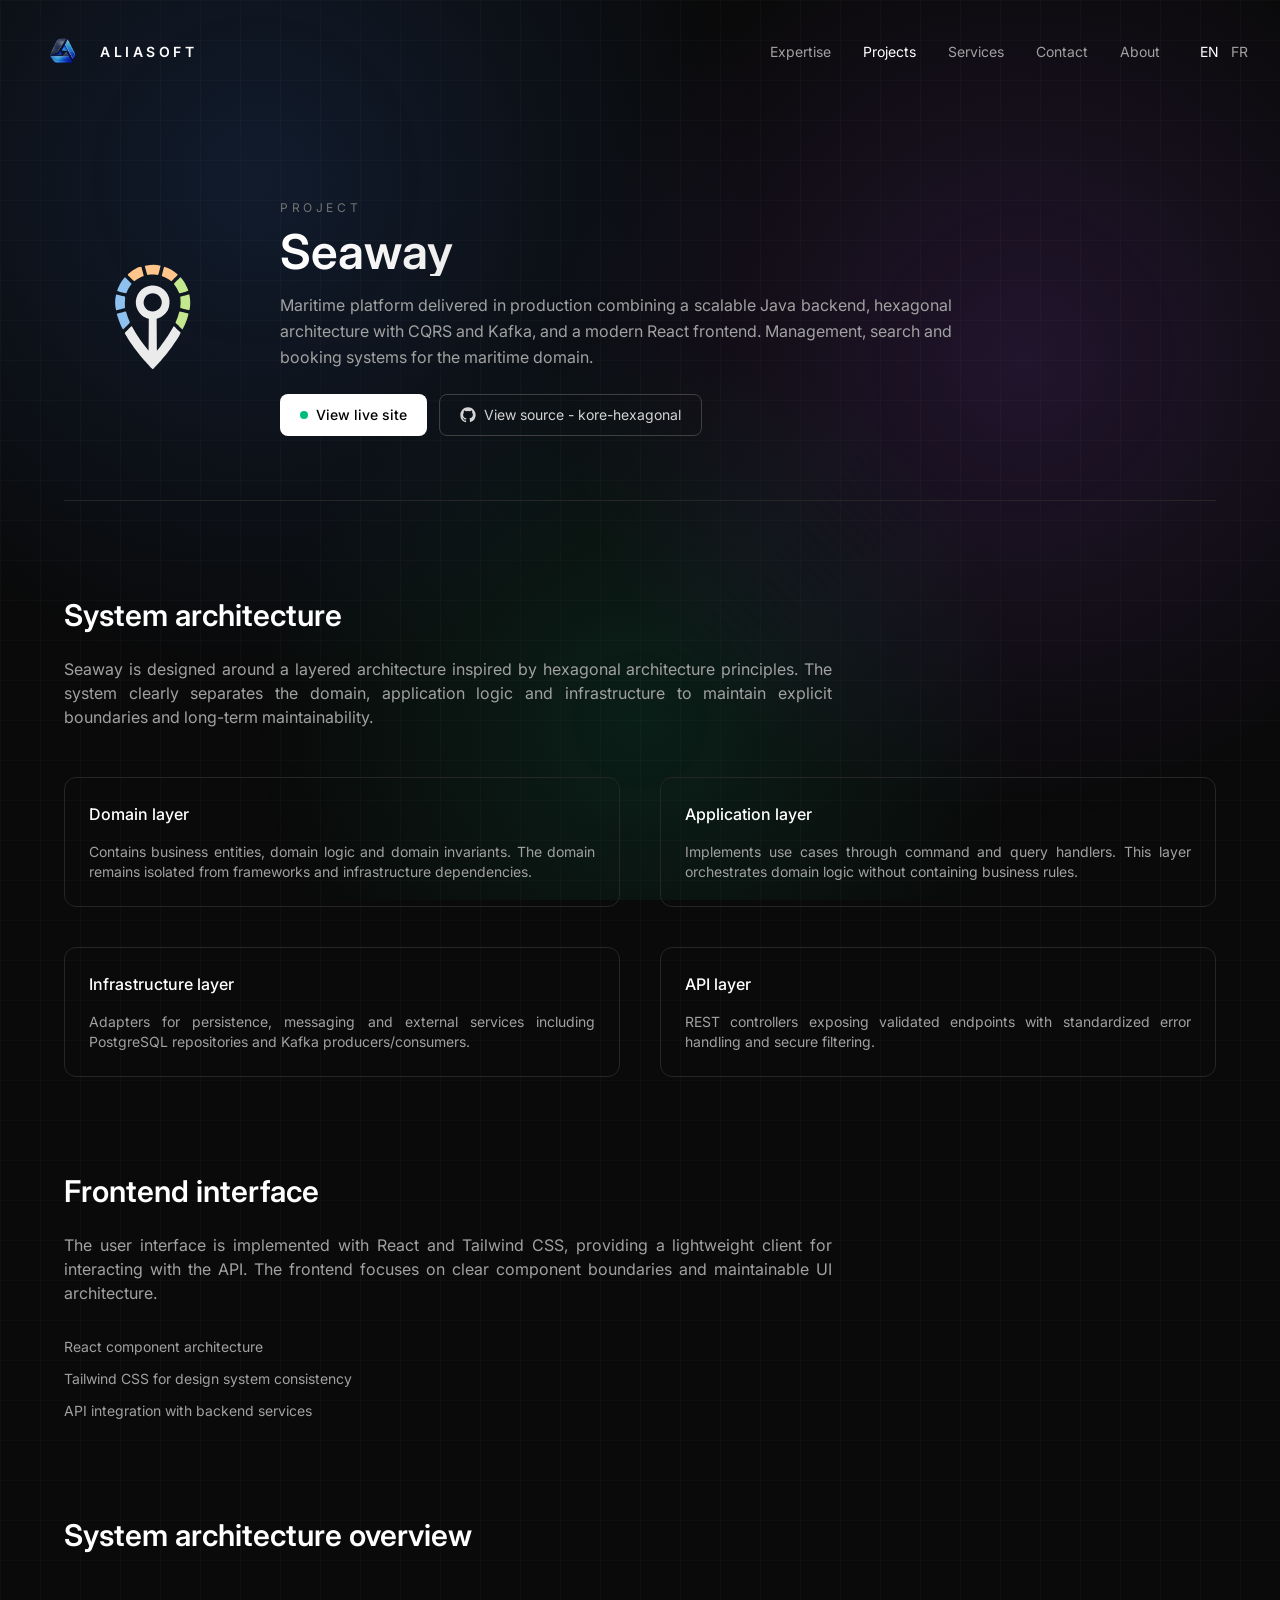
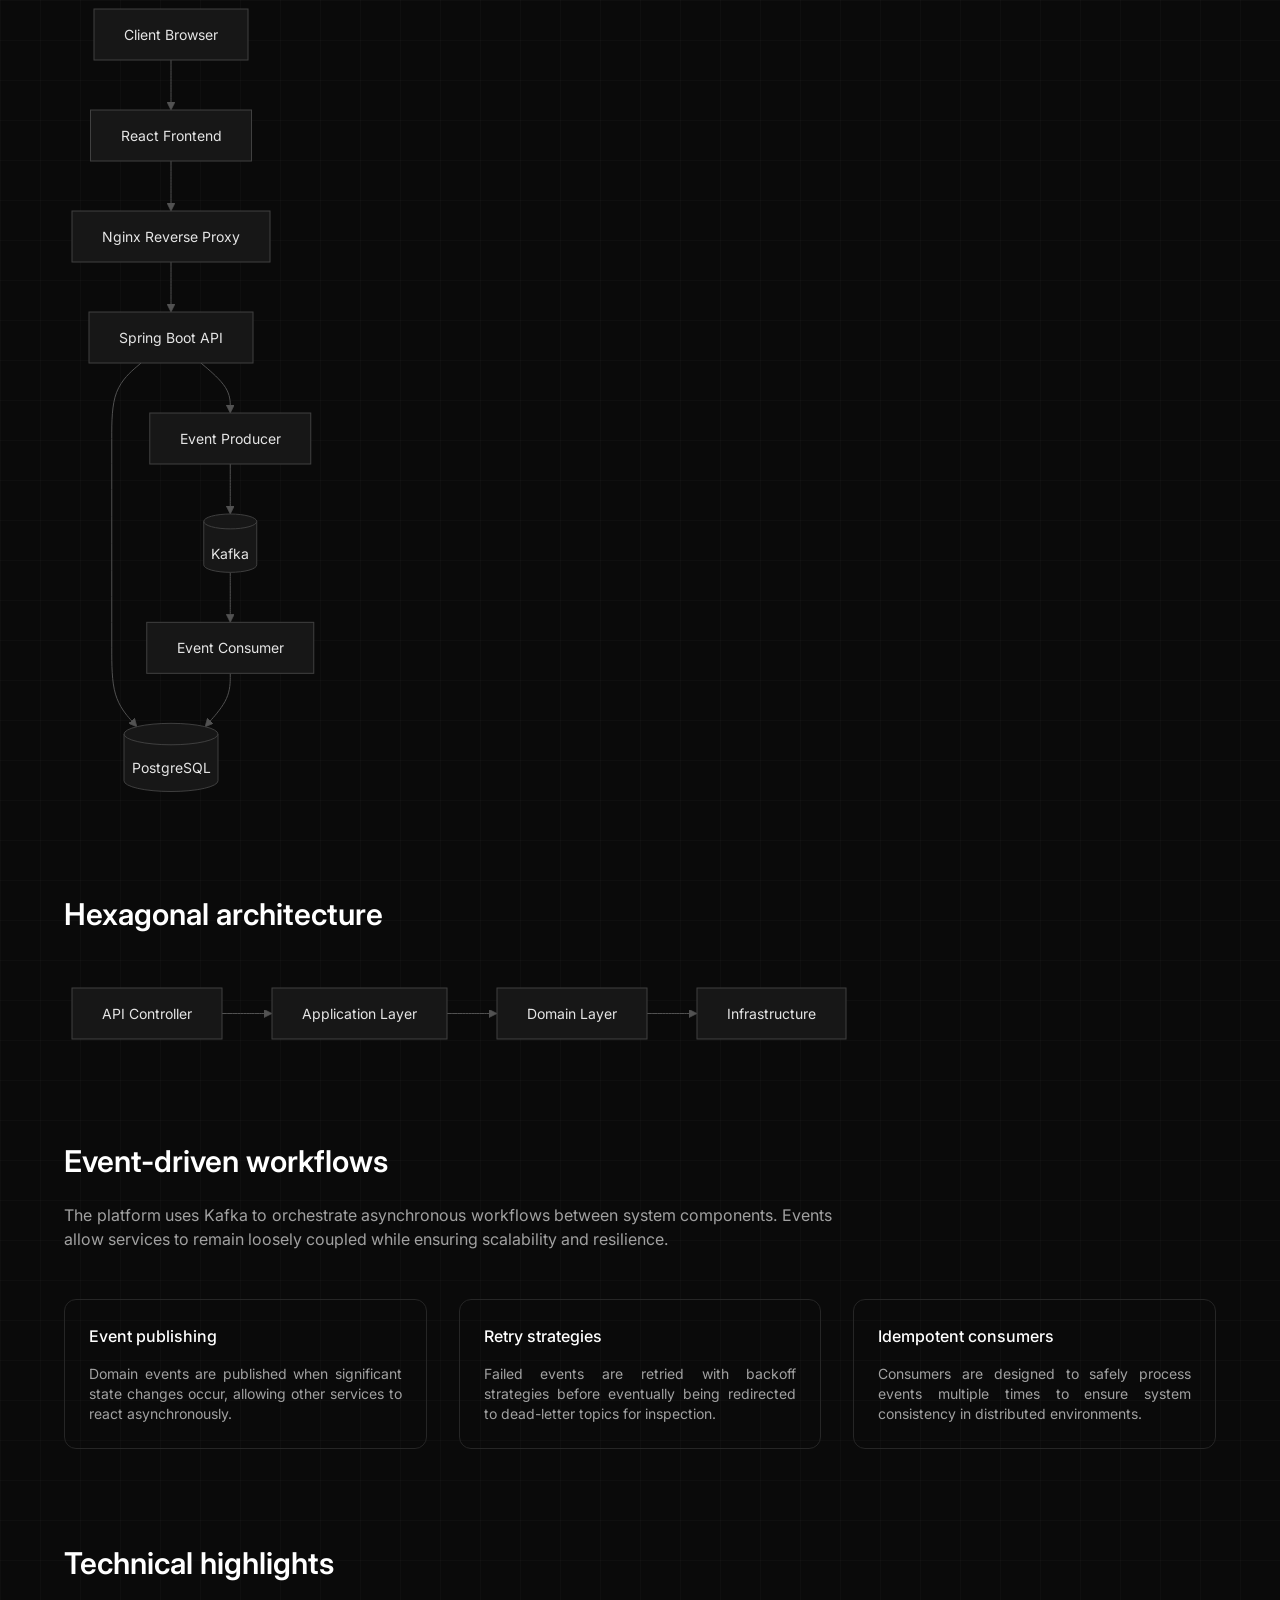
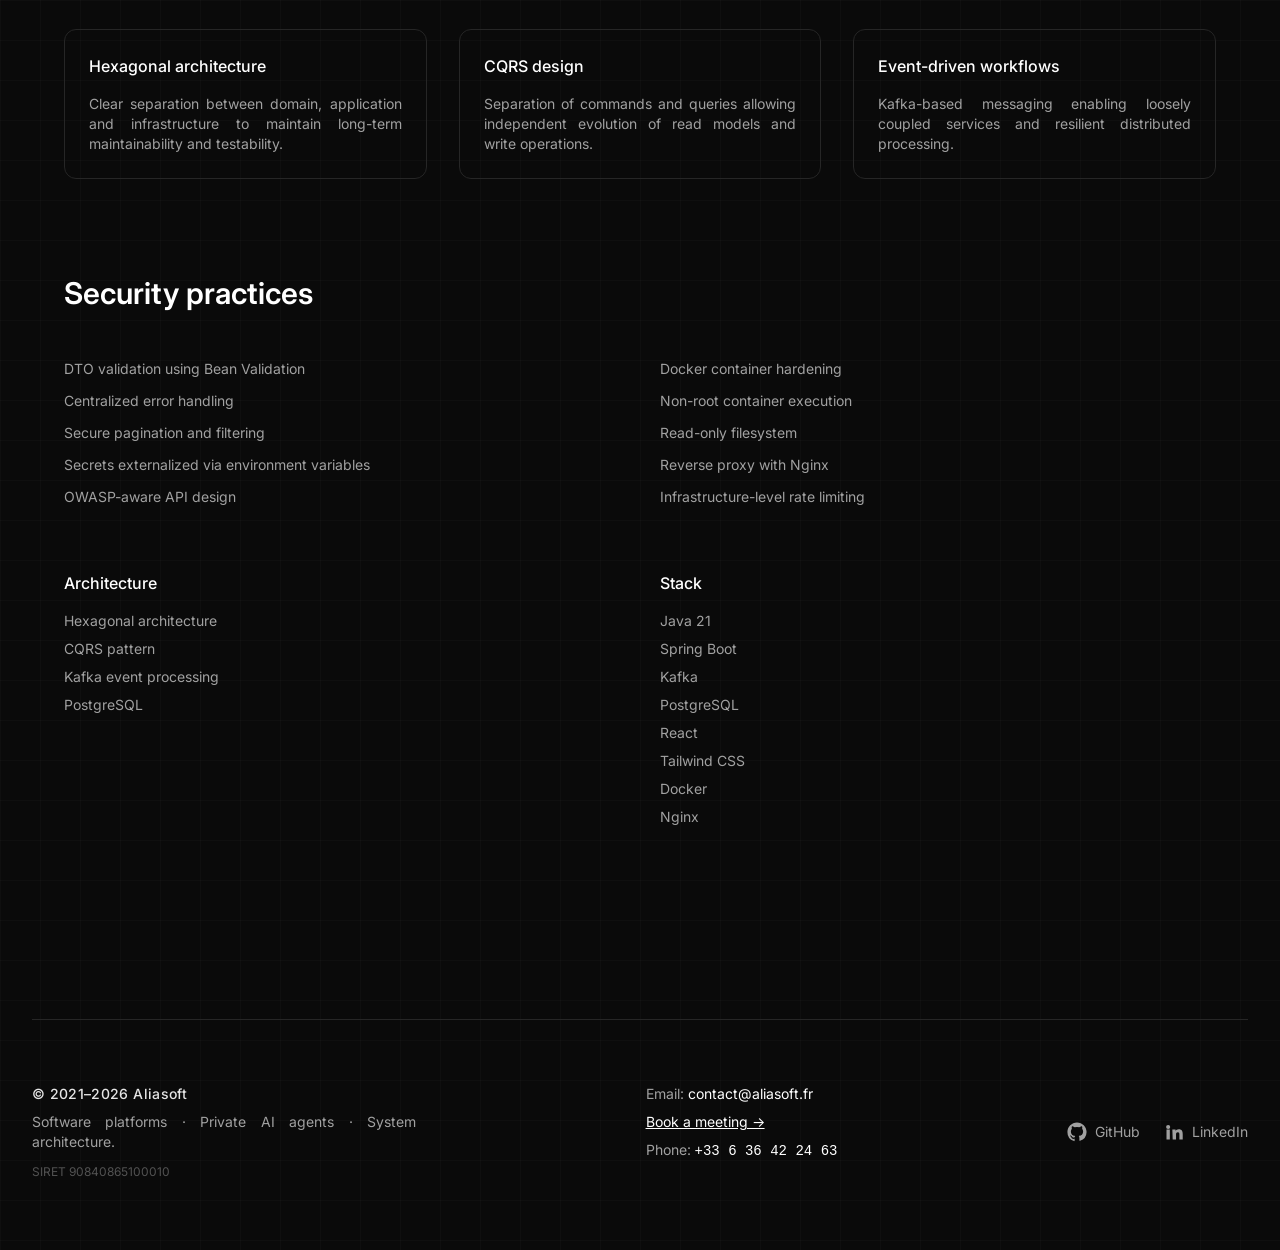
<file: en/projects/seaway/index.html>
<!DOCTYPE html><html lang="en"> <head><meta charset="UTF-8"><meta name="viewport" content="width=device-width, initial-scale=1.0"><meta name="description" content="Aliasoft - Software platforms, private AI agents and system architecture. Sovereign solutions for businesses."><meta name="author" content="Aliasoft"><title>Aliasoft - Software platforms &amp; Private AI agents</title><link rel="icon" href="/favicon.ico"><!-- fonts --><link rel="preconnect" href="https://fonts.googleapis.com"><link rel="preconnect" href="https://fonts.gstatic.com" crossorigin><link href="https://fonts.googleapis.com/css2?family=Inter:wght@400;500;600&family=JetBrains+Mono:wght@400;500&display=swap" rel="stylesheet"><!-- canonical --><link rel="canonical" href="https://aliasoft.fr/en/projects/seaway/"><!-- hreflang --><link rel="alternate" hreflang="en" href="https://aliasoft.fr/en/projects/seaway/"><link rel="alternate" hreflang="fr" href="https://aliasoft.fr/fr/projects/seaway/"><link rel="alternate" hreflang="x-default" href="https://aliasoft.fr/en/projects/seaway/"><!-- OpenGraph --><meta property="og:type" content="website"><meta property="og:title" content="Aliasoft - Software platforms &#38; Private AI agents"><meta property="og:description" content="Software platforms · Private AI agents · System architecture."><meta property="og:image" content="https://aliasoft.fr/og-image.png"><meta property="og:url" content="https://aliasoft.fr/en/projects/seaway/"><!-- Twitter --><meta name="twitter:card" content="summary_large_image"><meta name="twitter:title" content="Aliasoft - Software platforms &#38; Private AI agents"><meta name="twitter:description" content="Software platforms · Private AI agents · System architecture."><meta name="twitter:image" content="https://aliasoft.fr/og-image.png"><!--    ameliorations--><meta name="robots" content="index, follow"><meta name="theme-color" content="#0a0a0a"><link rel="stylesheet" href="/_astro/global.CK1csvw6.css"></head> <body class="bg-neutral-950 text-neutral-100 antialiased font-[Inter]"> <div class="mx-auto max-w-7xl px-6 lg:px-8">  <header class="py-8"> <!-- Desktop row --> <div class="flex items-center justify-between"> <a href="/en/" class="flex items-center gap-2 text-sm font-semibold tracking-[0.25em] uppercase text-white"> <img src="/favicon.png" alt="Aliasoft" class="h-10 opacity-80 hover:opacity-100 transition">
Aliasoft
</a> <div class="flex items-center gap-10"> <nav class="hidden md:flex gap-8 text-sm text-neutral-400"> <a href="/en/expertise" class="transition hover:text-white">Expertise</a> <a href="/en/projects/seaway" class="transition text-white">Projects</a> <a href="/en/services" class="transition hover:text-white">Services</a> <a href="/en/contact" class="transition hover:text-white">Contact</a> <a href="/en/about" class="transition hover:text-white">About</a> </nav> <!-- Language switch --> <div class="hidden md:flex gap-3 text-sm text-neutral-400"> <a href="/en/projects/seaway" class="transition text-white">EN</a> <a href="/fr/projects/seaway" class="transition hover:text-white">FR</a> </div> <!-- Hamburger (mobile only) --> <button id="menu-toggle" class="md:hidden flex flex-col gap-1.5 p-1" aria-label="Toggle menu" aria-expanded="false"> <span class="block w-6 h-0.5 bg-white transition-all duration-200" id="bar1"></span> <span class="block w-6 h-0.5 bg-white transition-all duration-200" id="bar2"></span> <span class="block w-6 h-0.5 bg-white transition-all duration-200" id="bar3"></span> </button> </div> </div> <!-- Mobile menu --> <nav id="mobile-menu" class="hidden md:hidden flex-col gap-6 pt-8 pb-4 text-sm text-neutral-400"> <a href="/en/expertise" class="transition hover:text-white">Expertise</a> <a href="/en/projects/seaway" class="transition text-white">Projects</a> <a href="/en/services" class="transition hover:text-white">Services</a> <a href="/en/contact" class="transition hover:text-white">Contact</a> <a href="/en/about" class="transition hover:text-white">About</a> <div class="flex gap-4 pt-2 border-t border-neutral-800 text-neutral-400"> <a href="/en/projects/seaway" class="transition text-white">EN</a> <a href="/fr/projects/seaway" class="transition hover:text-white">FR</a> </div> </nav> </header> <script type="module">const e=document.getElementById("menu-toggle"),s=document.getElementById("mobile-menu"),l=document.getElementById("bar1"),a=document.getElementById("bar2"),n=document.getElementById("bar3");e?.addEventListener("click",()=>{const t=s?.classList.toggle("hidden")===!1;s?.classList.toggle("flex",t),e.setAttribute("aria-expanded",String(t)),l?.classList.toggle("translate-y-2",t),l?.classList.toggle("rotate-45",t),a?.classList.toggle("opacity-0",t),n?.classList.toggle("-translate-y-2",t),n?.classList.toggle("-rotate-45",t)});</script> <main class="py-24 max-w-6xl mx-auto"> <!-- Hero --> <div class="flex flex-col md:flex-row md:items-center gap-10 border-b border-neutral-800 pb-16"> <img src="/seaway-logo.svg" alt="Seaway" class="w-44 h-44 opacity-90 hover:opacity-100 transition seaway-logo-anim"> <div class="flex-1"> <p class="text-xs uppercase tracking-[0.3em] text-neutral-500"> Project </p> <h1 class="mt-3 text-4xl md:text-5xl font-semibold bg-gradient-to-r from-white to-neutral-400 bg-clip-text text-transparent fade-in-up">
Seaway
</h1> <p class="mt-4 text-neutral-400 max-w-2xl leading-relaxed"> Maritime platform delivered in production combining a scalable Java backend, hexagonal architecture with CQRS and Kafka, and a modern React frontend. Management, search and booking systems for the maritime domain. </p> <div class="mt-6 flex flex-wrap gap-3"> <a href="https://seaway.dev" target="_blank" rel="noopener noreferrer" class="inline-flex items-center gap-2 bg-white text-black px-5 py-2.5 rounded-lg text-sm font-medium hover:bg-neutral-200 transition"> <span class="w-2 h-2 rounded-full bg-emerald-500"></span> View live site </a> <a href="https://github.com/Aliasoft/kore-hexagonal" target="_blank" rel="noopener noreferrer" class="inline-flex items-center gap-2 border border-neutral-700 px-5 py-2.5 rounded-lg text-sm text-neutral-300 hover:border-neutral-500 hover:text-white transition"> <svg xmlns="http://www.w3.org/2000/svg" class="w-4 h-4" viewBox="0 0 24 24" fill="currentColor"> <path d="M12 .5C5.65.5.5 5.65.5 12A11.5 11.5 0 0 0 8.36 22.94c.58.1.79-.25.79-.56v-2.17c-3.18.69-3.85-1.53-3.85-1.53-.52-1.32-1.27-1.67-1.27-1.67-1.04-.71.08-.7.08-.7 1.15.08 1.75 1.18 1.75 1.18 1.02 1.75 2.68 1.24 3.33.95.1-.74.4-1.24.72-1.53-2.54-.29-5.22-1.27-5.22-5.67 0-1.25.45-2.27 1.18-3.07-.12-.29-.51-1.46.11-3.04 0 0 .96-.31 3.15 1.17a10.9 10.9 0 0 1 5.74 0c2.19-1.48 3.15-1.17 3.15-1.17.62 1.58.23 2.75.11 3.04.73.8 1.18 1.82 1.18 3.07 0 4.41-2.68 5.37-5.23 5.66.41.35.77 1.03.77 2.08v3.08c0 .31.21.67.8.56A11.5 11.5 0 0 0 23.5 12C23.5 5.65 18.35.5 12 .5Z"></path> </svg> View source - kore-hexagonal </a> </div> </div> </div> <section class="mt-24"> <h2 class="text-3xl font-semibold text-white"> System architecture </h2> <p class="mt-6 text-neutral-400 max-w-3xl"> Seaway is designed around a layered architecture inspired by hexagonal architecture principles. The system clearly separates the domain, application logic and infrastructure to maintain explicit boundaries and long-term maintainability. </p> <div class="grid md:grid-cols-2 gap-10 mt-12"> <div class="border border-neutral-800 rounded-xl p-6 hover:border-neutral-600 hover:bg-neutral-900/40 transition"> <h3 class="text-white font-medium"> Domain layer </h3> <p class="mt-4 text-sm text-neutral-400"> Contains business entities, domain logic and domain invariants. The domain remains isolated from frameworks and infrastructure dependencies. </p> </div> <div class="border border-neutral-800 rounded-xl p-6 hover:border-neutral-600 hover:bg-neutral-900/40 transition"> <h3 class="text-white font-medium"> Application layer </h3> <p class="mt-4 text-sm text-neutral-400"> Implements use cases through command and query handlers. This layer orchestrates domain logic without containing business rules. </p> </div> <div class="border border-neutral-800 rounded-xl p-6 hover:border-neutral-600 hover:bg-neutral-900/40 transition"> <h3 class="text-white font-medium"> Infrastructure layer </h3> <p class="mt-4 text-sm text-neutral-400"> Adapters for persistence, messaging and external services including PostgreSQL repositories and Kafka producers/consumers. </p> </div> <div class="border border-neutral-800 rounded-xl p-6 hover:border-neutral-600 hover:bg-neutral-900/40 transition"> <h3 class="text-white font-medium"> API layer </h3> <p class="mt-4 text-sm text-neutral-400"> REST controllers exposing validated endpoints with standardized error handling and secure filtering. </p> </div> </div> </section> <section class="mt-24"> <h2 class="text-3xl font-semibold text-white"> Frontend interface </h2> <p class="mt-6 text-neutral-400 max-w-3xl"> The user interface is implemented with React and Tailwind CSS, providing a lightweight client for interacting with the API. The frontend focuses on clear component boundaries and maintainable UI architecture. </p> <ul class="mt-8 space-y-3 text-neutral-400 text-sm"> <li>React component architecture</li> <li>Tailwind CSS for design system consistency</li> <li>API integration with backend services</li> </ul> </section> <section class="mt-24"> <h2 class="text-3xl font-semibold text-white"> System architecture overview </h2> <div class="mt-12"> <style>astro-island,astro-slot,astro-static-slot{display:contents}</style><script>(()=>{var e=async t=>{await(await t())()};(self.Astro||(self.Astro={})).load=e;window.dispatchEvent(new Event("astro:load"));})();</script><script>(()=>{var A=Object.defineProperty;var g=(i,o,a)=>o in i?A(i,o,{enumerable:!0,configurable:!0,writable:!0,value:a}):i[o]=a;var d=(i,o,a)=>g(i,typeof o!="symbol"?o+"":o,a);{let i={0:t=>m(t),1:t=>a(t),2:t=>new RegExp(t),3:t=>new Date(t),4:t=>new Map(a(t)),5:t=>new Set(a(t)),6:t=>BigInt(t),7:t=>new URL(t),8:t=>new Uint8Array(t),9:t=>new Uint16Array(t),10:t=>new Uint32Array(t),11:t=>Number.POSITIVE_INFINITY*t},o=t=>{let[l,e]=t;return l in i?i[l](e):void 0},a=t=>t.map(o),m=t=>typeof t!="object"||t===null?t:Object.fromEntries(Object.entries(t).map(([l,e])=>[l,o(e)]));class y extends HTMLElement{constructor(){super(...arguments);d(this,"Component");d(this,"hydrator");d(this,"hydrate",async()=>{var b;if(!this.hydrator||!this.isConnected)return;let e=(b=this.parentElement)==null?void 0:b.closest("astro-island[ssr]");if(e){e.addEventListener("astro:hydrate",this.hydrate,{once:!0});return}let c=this.querySelectorAll("astro-slot"),n={},h=this.querySelectorAll("template[data-astro-template]");for(let r of h){let s=r.closest(this.tagName);s!=null&&s.isSameNode(this)&&(n[r.getAttribute("data-astro-template")||"default"]=r.innerHTML,r.remove())}for(let r of c){let s=r.closest(this.tagName);s!=null&&s.isSameNode(this)&&(n[r.getAttribute("name")||"default"]=r.innerHTML)}let p;try{p=this.hasAttribute("props")?m(JSON.parse(this.getAttribute("props"))):{}}catch(r){let s=this.getAttribute("component-url")||"<unknown>",v=this.getAttribute("component-export");throw v&&(s+=` (export ${v})`),console.error(`[hydrate] Error parsing props for component ${s}`,this.getAttribute("props"),r),r}let u;await this.hydrator(this)(this.Component,p,n,{client:this.getAttribute("client")}),this.removeAttribute("ssr"),this.dispatchEvent(new CustomEvent("astro:hydrate"))});d(this,"unmount",()=>{this.isConnected||this.dispatchEvent(new CustomEvent("astro:unmount"))})}disconnectedCallback(){document.removeEventListener("astro:after-swap",this.unmount),document.addEventListener("astro:after-swap",this.unmount,{once:!0})}connectedCallback(){if(!this.hasAttribute("await-children")||document.readyState==="interactive"||document.readyState==="complete")this.childrenConnectedCallback();else{let e=()=>{document.removeEventListener("DOMContentLoaded",e),c.disconnect(),this.childrenConnectedCallback()},c=new MutationObserver(()=>{var n;((n=this.lastChild)==null?void 0:n.nodeType)===Node.COMMENT_NODE&&this.lastChild.nodeValue==="astro:end"&&(this.lastChild.remove(),e())});c.observe(this,{childList:!0}),document.addEventListener("DOMContentLoaded",e)}}async childrenConnectedCallback(){let e=this.getAttribute("before-hydration-url");e&&await import(e),this.start()}async start(){let e=JSON.parse(this.getAttribute("opts")),c=this.getAttribute("client");if(Astro[c]===void 0){window.addEventListener(`astro:${c}`,()=>this.start(),{once:!0});return}try{await Astro[c](async()=>{let n=this.getAttribute("renderer-url"),[h,{default:p}]=await Promise.all([import(this.getAttribute("component-url")),n?import(n):()=>()=>{}]),u=this.getAttribute("component-export")||"default";if(!u.includes("."))this.Component=h[u];else{this.Component=h;for(let f of u.split("."))this.Component=this.Component[f]}return this.hydrator=p,this.hydrate},e,this)}catch(n){console.error(`[astro-island] Error hydrating ${this.getAttribute("component-url")}`,n)}}attributeChangedCallback(){this.hydrate()}}d(y,"observedAttributes",["props"]),customElements.get("astro-island")||customElements.define("astro-island",y)}})();</script><astro-island uid="Z1GP2dA" prefix="r2" component-url="/_astro/Mermaid.w2rMd6-_.js" component-export="default" renderer-url="/_astro/client.BStwJ2xO.js" props="{&quot;chart&quot;:[0,&quot;\nflowchart TD\n\nBrowser[Client Browser]\nFrontend[React Frontend]\nProxy[Nginx Reverse Proxy]\nAPI[Spring Boot API]\n\nKafka[(Kafka)]\nDB[(PostgreSQL)]\n\nProducer[Event Producer]\nConsumer[Event Consumer]\n\nBrowser --&gt; Frontend\nFrontend --&gt; Proxy\nProxy --&gt; API\n\nAPI --&gt; DB\nAPI --&gt; Producer\n\nProducer --&gt; Kafka\nKafka --&gt; Consumer\nConsumer --&gt; DB\n\n&quot;]}" ssr client="load" opts="{&quot;name&quot;:&quot;Mermaid&quot;,&quot;value&quot;:true}" await-children><div class="mermaid">
flowchart TD

Browser[Client Browser]
Frontend[React Frontend]
Proxy[Nginx Reverse Proxy]
API[Spring Boot API]

Kafka[(Kafka)]
DB[(PostgreSQL)]

Producer[Event Producer]
Consumer[Event Consumer]

Browser --&gt; Frontend
Frontend --&gt; Proxy
Proxy --&gt; API

API --&gt; DB
API --&gt; Producer

Producer --&gt; Kafka
Kafka --&gt; Consumer
Consumer --&gt; DB

</div><!--astro:end--></astro-island> </div> </section> <section class="mt-24"> <h2 class="text-3xl font-semibold text-white"> Hexagonal architecture </h2> <div class="mt-12"> <astro-island uid="ZBrFYO" prefix="r3" component-url="/_astro/Mermaid.w2rMd6-_.js" component-export="default" renderer-url="/_astro/client.BStwJ2xO.js" props="{&quot;chart&quot;:[0,&quot;\nflowchart LR\n\nUser[API Controller]\nApp[Application Layer]\nDomain[Domain Layer]\nInfra[Infrastructure]\n\nUser --&gt; App\nApp --&gt; Domain\nDomain --&gt; Infra\n\n&quot;]}" ssr client="load" opts="{&quot;name&quot;:&quot;Mermaid&quot;,&quot;value&quot;:true}" await-children><div class="mermaid">
flowchart LR

User[API Controller]
App[Application Layer]
Domain[Domain Layer]
Infra[Infrastructure]

User --&gt; App
App --&gt; Domain
Domain --&gt; Infra

</div><!--astro:end--></astro-island> </div> </section> <section class="mt-24"> <h2 class="text-3xl font-semibold text-white"> Event-driven workflows </h2> <p class="mt-6 text-neutral-400 max-w-3xl"> The platform uses Kafka to orchestrate asynchronous workflows between system components. Events allow services to remain loosely coupled while ensuring scalability and resilience. </p> <div class="grid md:grid-cols-2 lg:grid-cols-3 gap-8 mt-12"> <div class="border border-neutral-800 rounded-xl p-6 hover:border-neutral-600 hover:bg-neutral-900/40 transition"> <h3 class="text-white font-medium"> Event publishing </h3> <p class="mt-4 text-sm text-neutral-400"> Domain events are published when significant state changes occur, allowing other services to react asynchronously. </p> </div> <div class="border border-neutral-800 rounded-xl p-6 hover:border-neutral-600 hover:bg-neutral-900/40 transition"> <h3 class="text-white font-medium"> Retry strategies </h3> <p class="mt-4 text-sm text-neutral-400"> Failed events are retried with backoff strategies before eventually being redirected to dead-letter topics for inspection. </p> </div> <div class="border border-neutral-800 rounded-xl p-6 hover:border-neutral-600 hover:bg-neutral-900/40 transition"> <h3 class="text-white font-medium"> Idempotent consumers </h3> <p class="mt-4 text-sm text-neutral-400"> Consumers are designed to safely process events multiple times to ensure system consistency in distributed environments. </p> </div> </div> </section> <section class="mt-24"> <h2 class="text-3xl font-semibold text-white"> Technical highlights </h2> <div class="grid md:grid-cols-2 lg:grid-cols-3 gap-8 mt-12"> <div class="border border-neutral-800 rounded-xl p-6 hover:border-neutral-600 hover:bg-neutral-900/40 transition"> <h3 class="text-white font-medium"> Hexagonal architecture </h3> <p class="mt-4 text-sm text-neutral-400"> Clear separation between domain, application and infrastructure to maintain long-term maintainability and testability. </p> </div> <div class="border border-neutral-800 rounded-xl p-6 hover:border-neutral-600 hover:bg-neutral-900/40 transition"> <h3 class="text-white font-medium"> CQRS design </h3> <p class="mt-4 text-sm text-neutral-400"> Separation of commands and queries allowing independent evolution of read models and write operations. </p> </div> <div class="border border-neutral-800 rounded-xl p-6 hover:border-neutral-600 hover:bg-neutral-900/40 transition"> <h3 class="text-white font-medium"> Event-driven workflows </h3> <p class="mt-4 text-sm text-neutral-400"> Kafka-based messaging enabling loosely coupled services and resilient distributed processing. </p> </div> </div> </section> <section class="mt-24"> <h2 class="text-3xl font-semibold text-white"> Security practices </h2> <div class="grid md:grid-cols-2 gap-10 mt-12"> <div> <ul class="space-y-3 text-neutral-400 text-sm"> <li>DTO validation using Bean Validation</li> <li>Centralized error handling</li> <li>Secure pagination and filtering</li> <li>Secrets externalized via environment variables</li> <li>OWASP-aware API design</li> </ul> </div> <div> <ul class="space-y-3 text-neutral-400 text-sm"> <li>Docker container hardening</li> <li>Non-root container execution</li> <li>Read-only filesystem</li> <li>Reverse proxy with Nginx</li> <li>Infrastructure-level rate limiting</li> </ul> </div> </div> </section> <div class="mt-16 grid md:grid-cols-2 gap-10"> <div> <h3 class="text-white font-medium"> Architecture </h3> <ul class="mt-4 text-neutral-400 space-y-2 text-sm"> <li>Hexagonal architecture</li> <li>CQRS pattern</li> <li>Kafka event processing</li> <li>PostgreSQL</li> </ul> </div> <div> <h3 class="text-white font-medium"> Stack </h3> <ul class="mt-4 text-neutral-400 space-y-2 text-sm"> <li>Java 21</li> <li>Spring Boot</li> <li>Kafka</li> <li>PostgreSQL</li> <li>React</li> <li>Tailwind CSS</li> <li>Docker</li> <li>Nginx</li> </ul> </div> </div> </main> <footer class="border-t border-neutral-800 py-16 mt-24"> <div class="flex flex-col md:flex-row md:justify-between gap-10"> <!-- Brand --> <div> <p class="text-neutral-200 font-medium text-sm tracking-wide">
© 2021–2026 Aliasoft
</p> <p class="mt-2 text-neutral-400 text-sm max-w-sm"> Software platforms · Private AI agents · System architecture. </p> <p class="mt-3 text-xs text-neutral-600">
SIRET 90840865100010
</p> </div> <!-- Contact --> <div class="space-y-2 text-sm text-neutral-400"> <p> Email:
<a href="mailto:contact@aliasoft.fr" class="text-white transition">
contact@aliasoft.fr
</a> </p> <p> <a href="https://calendly.com/rdv-akouba/30min" target="_blank" rel="noopener noreferrer" class="text-white underline hover:text-neutral-300 transition"> Book a meeting →
</a> </p> <span class="relative group cursor-pointer"> Phone:
<a href="tel:+33636422463" class="text-white font-mono"> <span class=" transition">
+33 6
<span class="hover:text-blue-400">36</span> <span class="group/pair cursor-pointer"> <span class="group-hover/pair:text-emerald-400 transition">42</span> <span class="group-hover/pair:text-emerald-400 transition"> 24</span> </span> <span class="hover:text-blue-400">63</span> </span> </a> <span class="absolute left-1/2 -translate-x-1/2 mt-2
        hidden group-hover:block
        text-xs text-neutral-300 bg-neutral-900
        px-3 py-1 rounded-lg border border-neutral-700"> Symmetrical pattern - easy to remember </span> </span> </div> <!-- Social --> <div class="flex gap-6 text-sm text-neutral-400 items-center"> <a href="https://github.com/Aliasoft" class="hover:text-white transition flex items-center gap-2" target="_blank" rel="noopener noreferrer" aria-label="GitHub"> <svg xmlns="http://www.w3.org/2000/svg" class="w-5 h-5" viewBox="0 0 24 24" fill="currentColor"> <path d="M12 .5C5.65.5.5 5.65.5 12A11.5 11.5 0 0 0 8.36 22.94c.58.1.79-.25.79-.56v-2.17c-3.18.69-3.85-1.53-3.85-1.53-.52-1.32-1.27-1.67-1.27-1.67-1.04-.71.08-.7.08-.7 1.15.08 1.75 1.18 1.75 1.18 1.02 1.75 2.68 1.24 3.33.95.1-.74.4-1.24.72-1.53-2.54-.29-5.22-1.27-5.22-5.67 0-1.25.45-2.27 1.18-3.07-.12-.29-.51-1.46.11-3.04 0 0 .96-.31 3.15 1.17a10.9 10.9 0 0 1 5.74 0c2.19-1.48 3.15-1.17 3.15-1.17.62 1.58.23 2.75.11 3.04.73.8 1.18 1.82 1.18 3.07 0 4.41-2.68 5.37-5.23 5.66.41.35.77 1.03.77 2.08v3.08c0 .31.21.67.8.56A11.5 11.5 0 0 0 23.5 12C23.5 5.65 18.35.5 12 .5Z"></path> </svg>
GitHub
</a> <a href="https://www.linkedin.com/company/aliasoft" class="hover:text-white transition flex items-center gap-2" target="_blank" rel="noopener noreferrer" aria-label="LinkedIn"> <svg xmlns="http://www.w3.org/2000/svg" class="w-5 h-5" viewBox="0 0 24 24" fill="currentColor"> <path d="M4.98 3.5A2.48 2.48 0 1 0 5 8.46 2.48 2.48 0 0 0 4.98 3.5ZM3 9h4v12H3Zm7 0h3.83v1.64h.05c.53-1 1.84-2.05 3.79-2.05 4.05 0 4.8 2.66 4.8 6.11V21h-4v-5.62c0-1.34-.02-3.06-1.87-3.06-1.87 0-2.16 1.46-2.16 2.97V21h-4Z"></path> </svg>
LinkedIn
</a> <!--<a--> <!--        href="https://www.malt.fr/profile/akouba"--> <!--        class="hover:text-white transition flex items-center gap-2"--> <!--        target="_blank"--> <!--        rel="noopener noreferrer"--> <!--        aria-label="Malt"--> <!--&gt;--> <!--    <svg xmlns="http://www.w3.org/2000/svg" class="w-5 h-5" aria-label="Malt" role="img"--> <!--         viewBox="0 0 512 512" fill="none">--> <!--        <g id="SVGRepo_bgCarrier" stroke-width="0"></g>--> <!--        <g id="SVGRepo_tracerCarrier" stroke-linecap="round" stroke-linejoin="round"></g>--> <!--        <g id="SVGRepo_iconCarrier">--> <!--            <path fill="#878787"--> <!--                  d="m408.4 103.8c-32.5-32.4-67.1-11.4-88.8 10.2L114.8 318.8c-21.7 21.7-44.4 54.7-10.2 88.8c34.1 34.1 67 11.4 88.7-10.3l204.8-204.8c21.7-21.6 42.7-56.3 10.3-88.7zm-195.7-8.4 43.4 43.4 44.1-44.2c3-3 6-5.8 9.1-8.4c-4.6-23.3-17.9-44.4-53.3-44.4c-35.4 0-48.7 21.2-53.2 44.5c3.3 2.9 6.6 5.8 9.9 9.1zm87.5 322.1-44.1-44.1-43.4 43.3c-3.3 3.3-6.5 6.4-9.8 9.2c5 23.8 19 45.5 53.1 45.5c34.2 0 48.3-21.9 53.2-45.7c-3-2.6-6-5.2-9-8.2zm-105.9-217h-83.6c-30.7 0-70 9.7-70 55.5c0 34.3 21.9 48.3 45.8 53.2c2.8-3.2 107.8-108.7 107.8-108.7zm231.5 2.3c-2.6 3-107.9 108.8-107.9 108.8h82.4c30.7 0 70-7.3 70-55.6c0-35.3-21.1-48.6-44.5-53.2zm-204.1-29.7 14.9-14.9-43.3-43.4c-21.7-21.7-54.6-44.4-88.8-10.2c-25 25-19.4 49.4-6.2 69.1c4.1-.3 123.4-.6 123.4-.6zm68.7 165.9-15 15 44.2 44.1c21.7 21.7 56.3 42.7 88.7 10.3c24.2-24.2 18.7-49.7 5.3-70c-4.3.3-123.2.6-123.2.6z"></path>--> <!--        </g>--> <!--    </svg>--> <!--    Malt </a>--> </div> </div> </footer>  </div> </body></html>
</file>
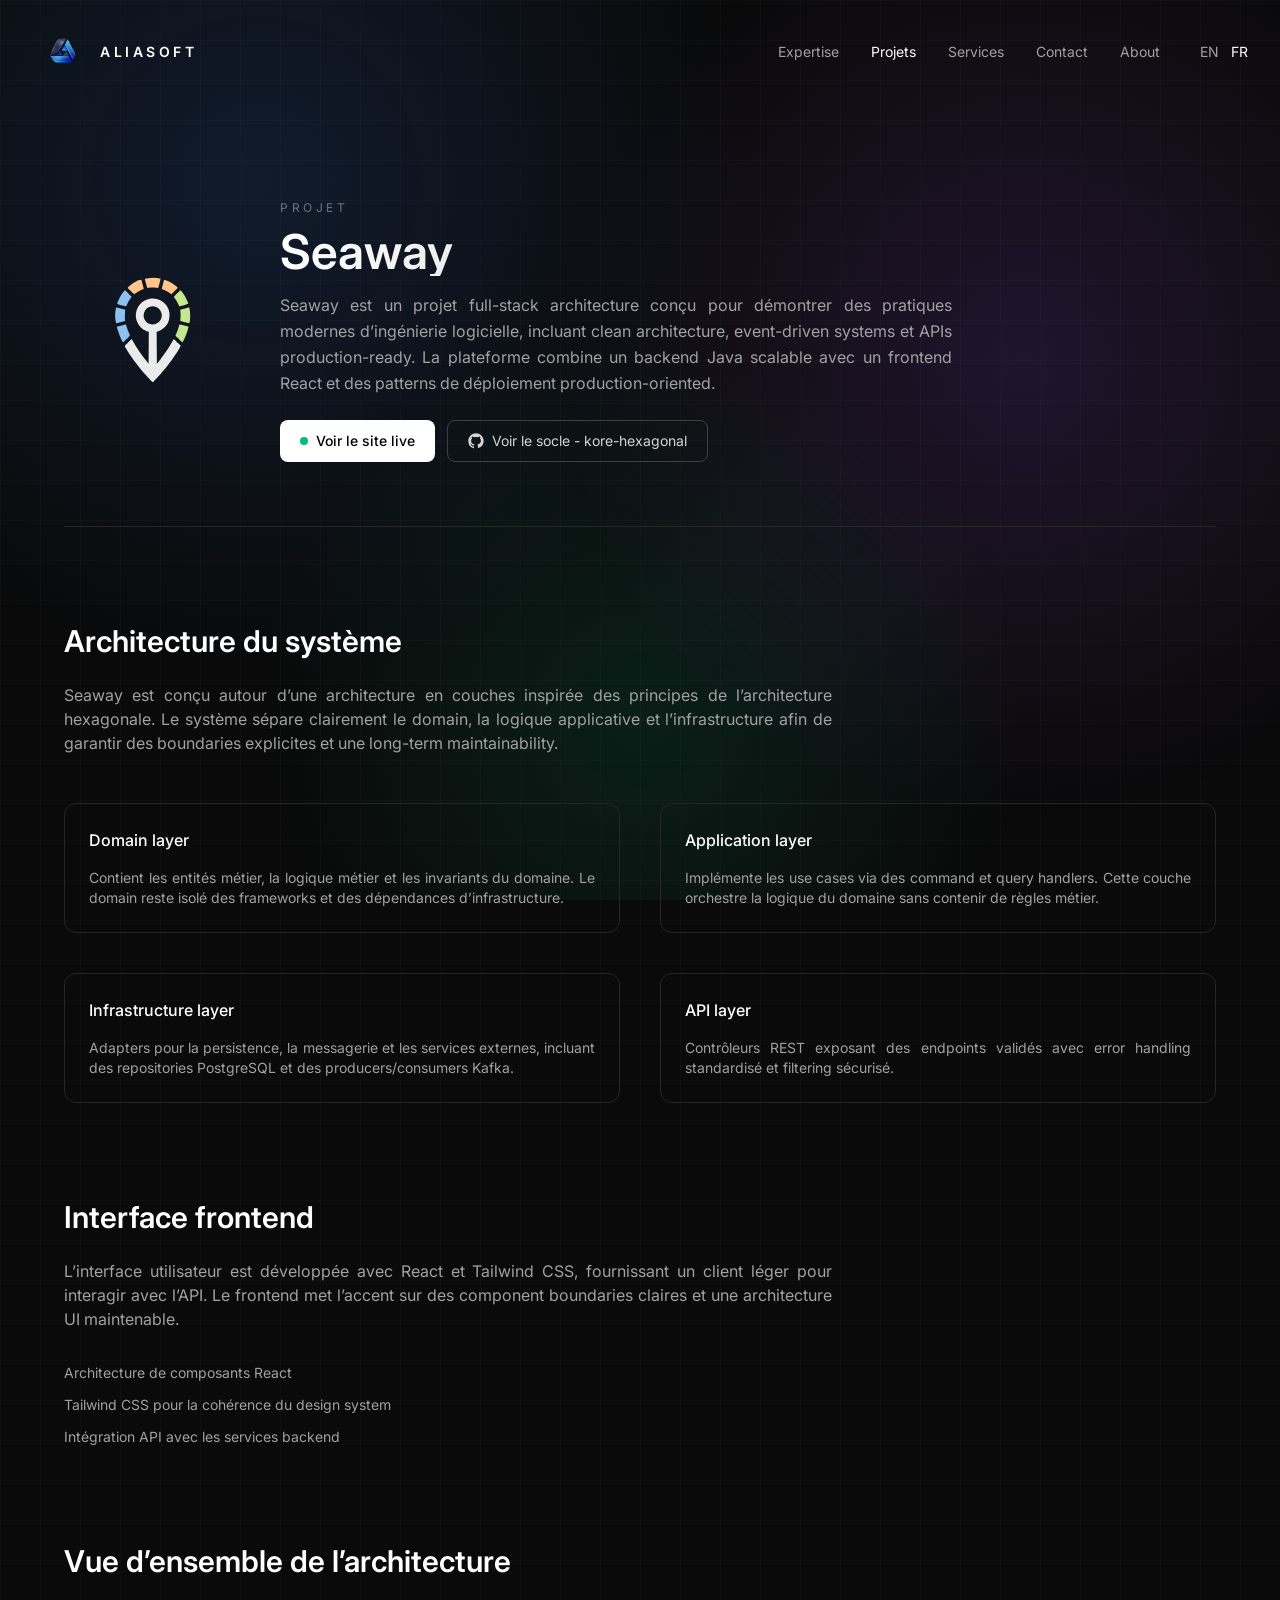
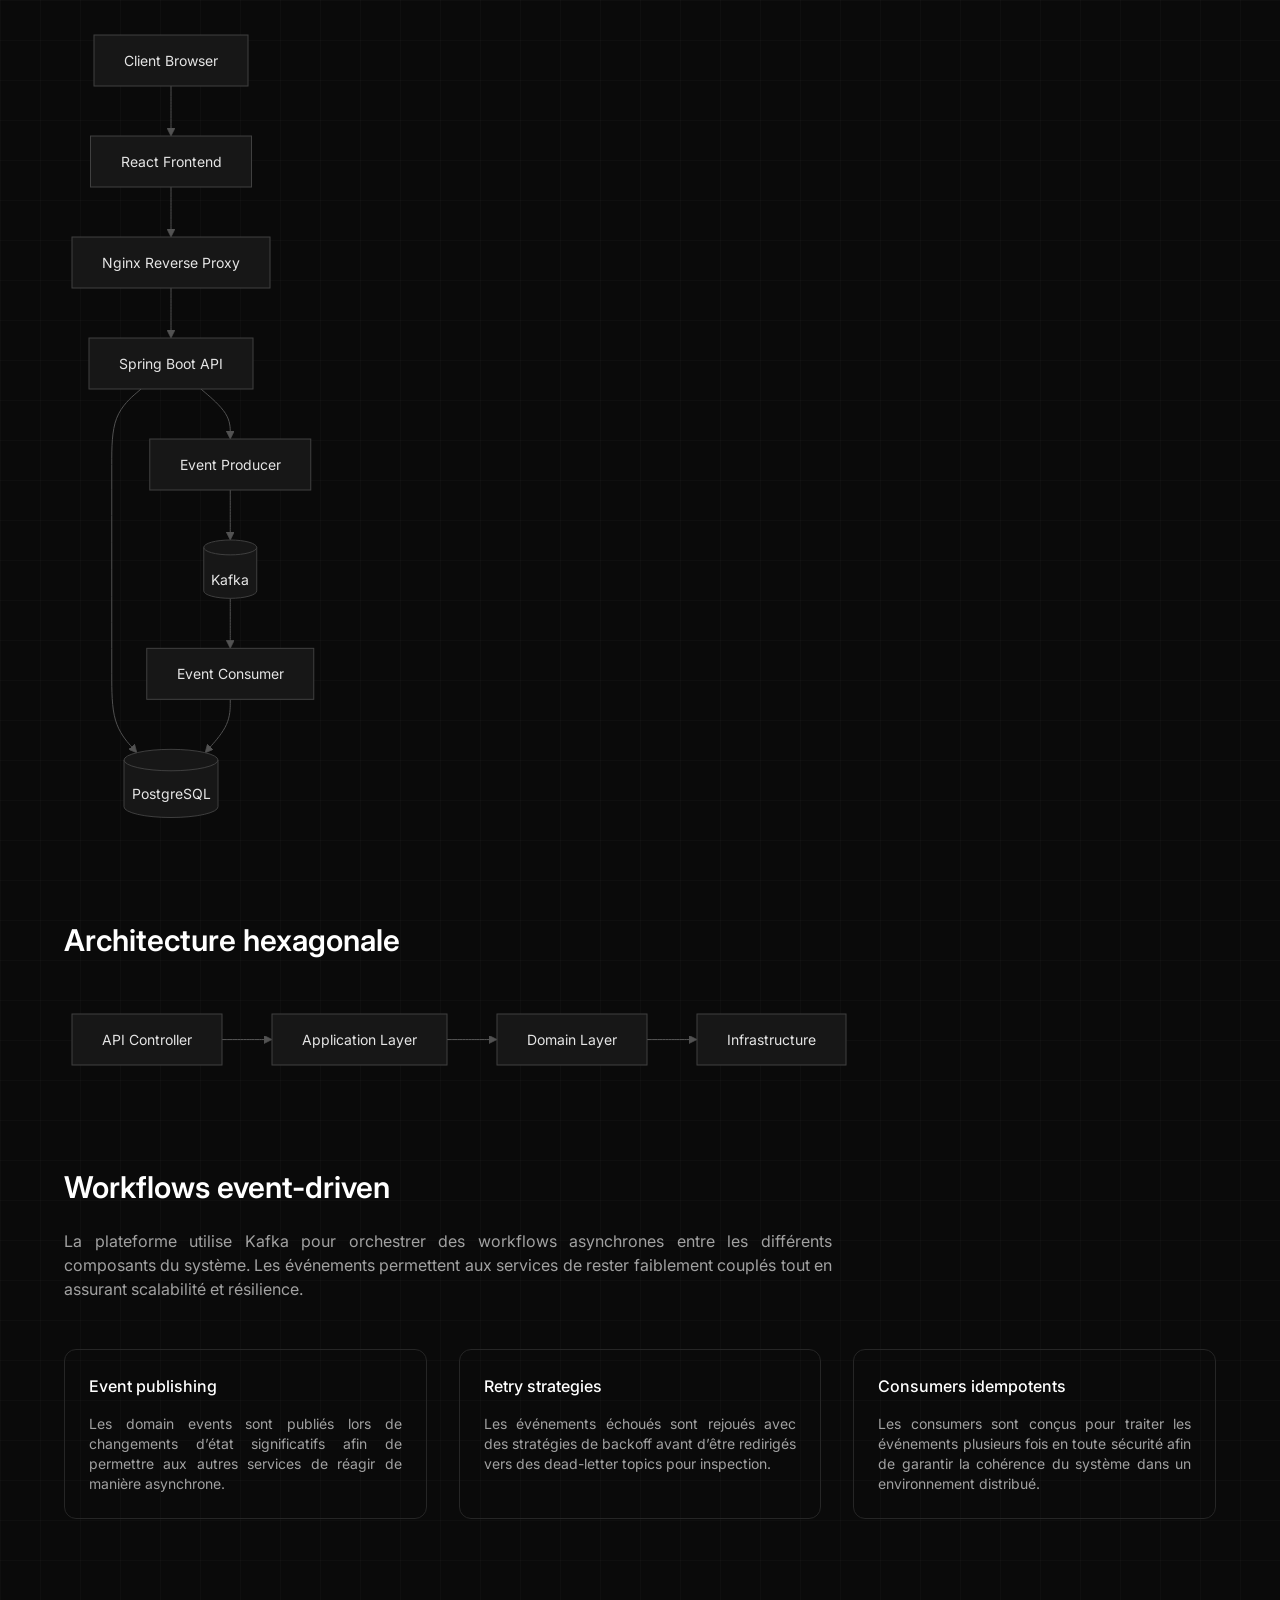
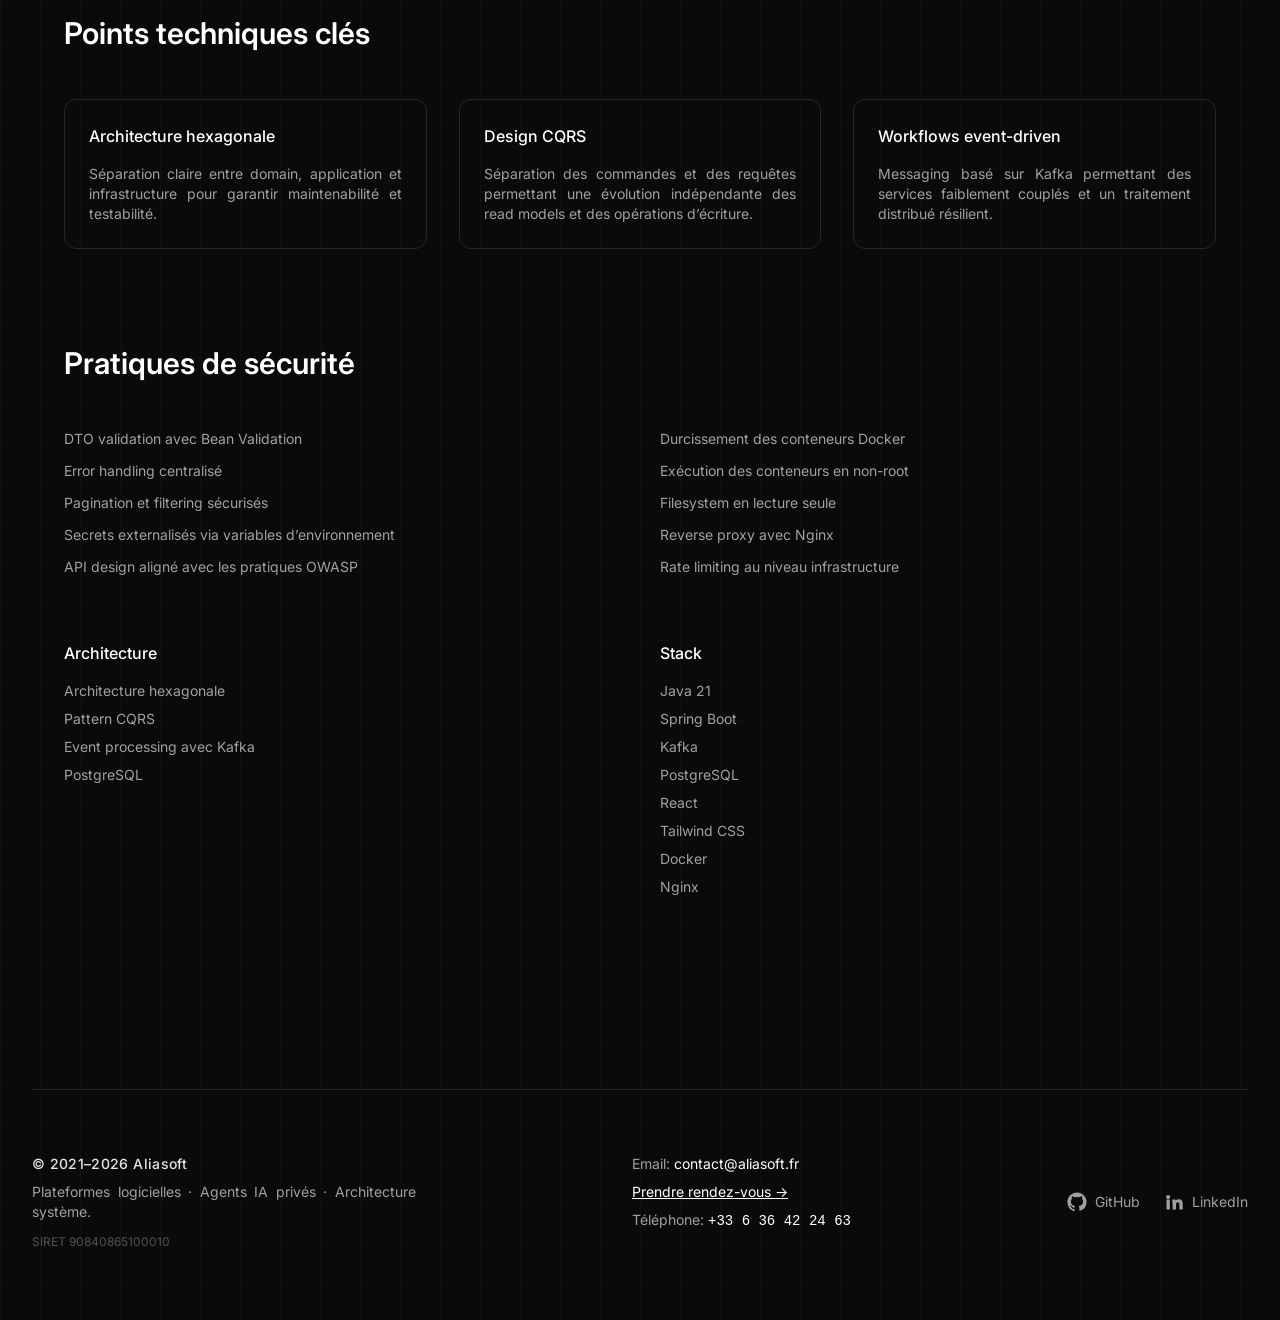
<file: fr/projects/seaway/index.html>
<!DOCTYPE html><html lang="fr"> <head><meta charset="UTF-8"><meta name="viewport" content="width=device-width, initial-scale=1.0"><meta name="description" content="Aliasoft - Plateformes logicielles, agents IA privés et architecture système. Solutions souveraines pour l'entreprise."><meta name="author" content="Aliasoft"><title>Aliasoft - Plateformes logicielles &amp; Agents IA privés</title><link rel="icon" href="/favicon.ico"><!-- fonts --><link rel="preconnect" href="https://fonts.googleapis.com"><link rel="preconnect" href="https://fonts.gstatic.com" crossorigin><link href="https://fonts.googleapis.com/css2?family=Inter:wght@400;500;600&family=JetBrains+Mono:wght@400;500&display=swap" rel="stylesheet"><!-- canonical --><link rel="canonical" href="https://aliasoft.fr/fr/projects/seaway/"><!-- hreflang --><link rel="alternate" hreflang="en" href="https://aliasoft.fr/en/projects/seaway/"><link rel="alternate" hreflang="fr" href="https://aliasoft.fr/fr/projects/seaway/"><link rel="alternate" hreflang="x-default" href="https://aliasoft.fr/en/projects/seaway/"><!-- OpenGraph --><meta property="og:type" content="website"><meta property="og:title" content="Aliasoft - Plateformes logicielles &#38; Agents IA privés"><meta property="og:description" content="Plateformes logicielles · Agents IA privés · Architecture système."><meta property="og:image" content="https://aliasoft.fr/og-image.png"><meta property="og:url" content="https://aliasoft.fr/fr/projects/seaway/"><!-- Twitter --><meta name="twitter:card" content="summary_large_image"><meta name="twitter:title" content="Aliasoft - Plateformes logicielles &#38; Agents IA privés"><meta name="twitter:description" content="Plateformes logicielles · Agents IA privés · Architecture système."><meta name="twitter:image" content="https://aliasoft.fr/og-image.png"><!--    ameliorations--><meta name="robots" content="index, follow"><meta name="theme-color" content="#0a0a0a"><link rel="stylesheet" href="/_astro/global.CK1csvw6.css"></head> <body class="bg-neutral-950 text-neutral-100 antialiased font-[Inter]"> <div class="mx-auto max-w-7xl px-6 lg:px-8">  <header class="py-8"> <!-- Desktop row --> <div class="flex items-center justify-between"> <a href="/fr/" class="flex items-center gap-2 text-sm font-semibold tracking-[0.25em] uppercase text-white"> <img src="/favicon.png" alt="Aliasoft" class="h-10 opacity-80 hover:opacity-100 transition">
Aliasoft
</a> <div class="flex items-center gap-10"> <nav class="hidden md:flex gap-8 text-sm text-neutral-400"> <a href="/fr/expertise" class="transition hover:text-white">Expertise</a> <a href="/fr/projects/seaway" class="transition text-white">Projets</a> <a href="/fr/services" class="transition hover:text-white">Services</a> <a href="/fr/contact" class="transition hover:text-white">Contact</a> <a href="/fr/about" class="transition hover:text-white">About</a> </nav> <!-- Language switch --> <div class="hidden md:flex gap-3 text-sm text-neutral-400"> <a href="/en/projects/seaway" class="transition hover:text-white">EN</a> <a href="/fr/projects/seaway" class="transition text-white">FR</a> </div> <!-- Hamburger (mobile only) --> <button id="menu-toggle" class="md:hidden flex flex-col gap-1.5 p-1" aria-label="Toggle menu" aria-expanded="false"> <span class="block w-6 h-0.5 bg-white transition-all duration-200" id="bar1"></span> <span class="block w-6 h-0.5 bg-white transition-all duration-200" id="bar2"></span> <span class="block w-6 h-0.5 bg-white transition-all duration-200" id="bar3"></span> </button> </div> </div> <!-- Mobile menu --> <nav id="mobile-menu" class="hidden md:hidden flex-col gap-6 pt-8 pb-4 text-sm text-neutral-400"> <a href="/fr/expertise" class="transition hover:text-white">Expertise</a> <a href="/fr/projects/seaway" class="transition text-white">Projets</a> <a href="/fr/services" class="transition hover:text-white">Services</a> <a href="/fr/contact" class="transition hover:text-white">Contact</a> <a href="/fr/about" class="transition hover:text-white">About</a> <div class="flex gap-4 pt-2 border-t border-neutral-800 text-neutral-400"> <a href="/en/projects/seaway" class="transition hover:text-white">EN</a> <a href="/fr/projects/seaway" class="transition text-white">FR</a> </div> </nav> </header> <script type="module">const e=document.getElementById("menu-toggle"),s=document.getElementById("mobile-menu"),l=document.getElementById("bar1"),a=document.getElementById("bar2"),n=document.getElementById("bar3");e?.addEventListener("click",()=>{const t=s?.classList.toggle("hidden")===!1;s?.classList.toggle("flex",t),e.setAttribute("aria-expanded",String(t)),l?.classList.toggle("translate-y-2",t),l?.classList.toggle("rotate-45",t),a?.classList.toggle("opacity-0",t),n?.classList.toggle("-translate-y-2",t),n?.classList.toggle("-rotate-45",t)});</script> <main class="py-24 max-w-6xl mx-auto"> <!-- Hero --> <div class="flex flex-col md:flex-row md:items-center gap-10 border-b border-neutral-800 pb-16"> <img src="/seaway-logo.svg" alt="Seaway" class="w-44 h-44 opacity-90 hover:opacity-100 transition seaway-logo-anim"> <div class="flex-1"> <p class="text-xs uppercase tracking-[0.3em] text-neutral-500"> Projet </p> <h1 class="mt-3 text-4xl md:text-5xl font-semibold bg-gradient-to-r from-white to-neutral-400 bg-clip-text text-transparent fade-in-up">
Seaway
</h1> <p class="mt-4 text-neutral-400 max-w-2xl leading-relaxed"> Seaway est un projet full-stack architecture conçu pour démontrer des pratiques modernes d’ingénierie logicielle, incluant clean architecture, event-driven systems et APIs production-ready. La plateforme combine un backend Java scalable avec un frontend React et des patterns de déploiement production-oriented. </p> <div class="mt-6 flex flex-wrap gap-3"> <a href="https://seaway.dev" target="_blank" rel="noopener noreferrer" class="inline-flex items-center gap-2 bg-white text-black px-5 py-2.5 rounded-lg text-sm font-medium hover:bg-neutral-200 transition"> <span class="w-2 h-2 rounded-full bg-emerald-500"></span> Voir le site live </a> <a href="https://github.com/Aliasoft/kore-hexagonal" target="_blank" rel="noopener noreferrer" class="inline-flex items-center gap-2 border border-neutral-700 px-5 py-2.5 rounded-lg text-sm text-neutral-300 hover:border-neutral-500 hover:text-white transition"> <svg xmlns="http://www.w3.org/2000/svg" class="w-4 h-4" viewBox="0 0 24 24" fill="currentColor"> <path d="M12 .5C5.65.5.5 5.65.5 12A11.5 11.5 0 0 0 8.36 22.94c.58.1.79-.25.79-.56v-2.17c-3.18.69-3.85-1.53-3.85-1.53-.52-1.32-1.27-1.67-1.27-1.67-1.04-.71.08-.7.08-.7 1.15.08 1.75 1.18 1.75 1.18 1.02 1.75 2.68 1.24 3.33.95.1-.74.4-1.24.72-1.53-2.54-.29-5.22-1.27-5.22-5.67 0-1.25.45-2.27 1.18-3.07-.12-.29-.51-1.46.11-3.04 0 0 .96-.31 3.15 1.17a10.9 10.9 0 0 1 5.74 0c2.19-1.48 3.15-1.17 3.15-1.17.62 1.58.23 2.75.11 3.04.73.8 1.18 1.82 1.18 3.07 0 4.41-2.68 5.37-5.23 5.66.41.35.77 1.03.77 2.08v3.08c0 .31.21.67.8.56A11.5 11.5 0 0 0 23.5 12C23.5 5.65 18.35.5 12 .5Z"></path> </svg> Voir le socle - kore-hexagonal </a> </div> </div> </div> <section class="mt-24"> <h2 class="text-3xl font-semibold text-white"> Architecture du système </h2> <p class="mt-6 text-neutral-400 max-w-3xl"> Seaway est conçu autour d’une architecture en couches inspirée des principes de l’architecture hexagonale. Le système sépare clairement le domain, la logique applicative et l’infrastructure afin de garantir des boundaries explicites et une long-term maintainability. </p> <div class="grid md:grid-cols-2 gap-10 mt-12"> <div class="border border-neutral-800 rounded-xl p-6 hover:border-neutral-600 hover:bg-neutral-900/40 transition"> <h3 class="text-white font-medium"> Domain layer </h3> <p class="mt-4 text-sm text-neutral-400"> Contient les entités métier, la logique métier et les invariants du domaine. Le domain reste isolé des frameworks et des dépendances d’infrastructure. </p> </div> <div class="border border-neutral-800 rounded-xl p-6 hover:border-neutral-600 hover:bg-neutral-900/40 transition"> <h3 class="text-white font-medium"> Application layer </h3> <p class="mt-4 text-sm text-neutral-400"> Implémente les use cases via des command et query handlers. Cette couche orchestre la logique du domaine sans contenir de règles métier. </p> </div> <div class="border border-neutral-800 rounded-xl p-6 hover:border-neutral-600 hover:bg-neutral-900/40 transition"> <h3 class="text-white font-medium"> Infrastructure layer </h3> <p class="mt-4 text-sm text-neutral-400"> Adapters pour la persistence, la messagerie et les services externes, incluant des repositories PostgreSQL et des producers/consumers Kafka. </p> </div> <div class="border border-neutral-800 rounded-xl p-6 hover:border-neutral-600 hover:bg-neutral-900/40 transition"> <h3 class="text-white font-medium"> API layer </h3> <p class="mt-4 text-sm text-neutral-400"> Contrôleurs REST exposant des endpoints validés avec error handling standardisé et filtering sécurisé. </p> </div> </div> </section> <section class="mt-24"> <h2 class="text-3xl font-semibold text-white"> Interface frontend </h2> <p class="mt-6 text-neutral-400 max-w-3xl"> L’interface utilisateur est développée avec React et Tailwind CSS, fournissant un client léger pour interagir avec l’API. Le frontend met l’accent sur des component boundaries claires et une architecture UI maintenable. </p> <ul class="mt-8 space-y-3 text-neutral-400 text-sm"> <li>Architecture de composants React</li> <li>Tailwind CSS pour la cohérence du design system</li> <li>Intégration API avec les services backend</li> </ul> </section> <section class="mt-24"> <h2 class="text-3xl font-semibold text-white"> Vue d’ensemble de l’architecture </h2> <div class="mt-12"> <style>astro-island,astro-slot,astro-static-slot{display:contents}</style><script>(()=>{var e=async t=>{await(await t())()};(self.Astro||(self.Astro={})).load=e;window.dispatchEvent(new Event("astro:load"));})();</script><script>(()=>{var A=Object.defineProperty;var g=(i,o,a)=>o in i?A(i,o,{enumerable:!0,configurable:!0,writable:!0,value:a}):i[o]=a;var d=(i,o,a)=>g(i,typeof o!="symbol"?o+"":o,a);{let i={0:t=>m(t),1:t=>a(t),2:t=>new RegExp(t),3:t=>new Date(t),4:t=>new Map(a(t)),5:t=>new Set(a(t)),6:t=>BigInt(t),7:t=>new URL(t),8:t=>new Uint8Array(t),9:t=>new Uint16Array(t),10:t=>new Uint32Array(t),11:t=>Number.POSITIVE_INFINITY*t},o=t=>{let[l,e]=t;return l in i?i[l](e):void 0},a=t=>t.map(o),m=t=>typeof t!="object"||t===null?t:Object.fromEntries(Object.entries(t).map(([l,e])=>[l,o(e)]));class y extends HTMLElement{constructor(){super(...arguments);d(this,"Component");d(this,"hydrator");d(this,"hydrate",async()=>{var b;if(!this.hydrator||!this.isConnected)return;let e=(b=this.parentElement)==null?void 0:b.closest("astro-island[ssr]");if(e){e.addEventListener("astro:hydrate",this.hydrate,{once:!0});return}let c=this.querySelectorAll("astro-slot"),n={},h=this.querySelectorAll("template[data-astro-template]");for(let r of h){let s=r.closest(this.tagName);s!=null&&s.isSameNode(this)&&(n[r.getAttribute("data-astro-template")||"default"]=r.innerHTML,r.remove())}for(let r of c){let s=r.closest(this.tagName);s!=null&&s.isSameNode(this)&&(n[r.getAttribute("name")||"default"]=r.innerHTML)}let p;try{p=this.hasAttribute("props")?m(JSON.parse(this.getAttribute("props"))):{}}catch(r){let s=this.getAttribute("component-url")||"<unknown>",v=this.getAttribute("component-export");throw v&&(s+=` (export ${v})`),console.error(`[hydrate] Error parsing props for component ${s}`,this.getAttribute("props"),r),r}let u;await this.hydrator(this)(this.Component,p,n,{client:this.getAttribute("client")}),this.removeAttribute("ssr"),this.dispatchEvent(new CustomEvent("astro:hydrate"))});d(this,"unmount",()=>{this.isConnected||this.dispatchEvent(new CustomEvent("astro:unmount"))})}disconnectedCallback(){document.removeEventListener("astro:after-swap",this.unmount),document.addEventListener("astro:after-swap",this.unmount,{once:!0})}connectedCallback(){if(!this.hasAttribute("await-children")||document.readyState==="interactive"||document.readyState==="complete")this.childrenConnectedCallback();else{let e=()=>{document.removeEventListener("DOMContentLoaded",e),c.disconnect(),this.childrenConnectedCallback()},c=new MutationObserver(()=>{var n;((n=this.lastChild)==null?void 0:n.nodeType)===Node.COMMENT_NODE&&this.lastChild.nodeValue==="astro:end"&&(this.lastChild.remove(),e())});c.observe(this,{childList:!0}),document.addEventListener("DOMContentLoaded",e)}}async childrenConnectedCallback(){let e=this.getAttribute("before-hydration-url");e&&await import(e),this.start()}async start(){let e=JSON.parse(this.getAttribute("opts")),c=this.getAttribute("client");if(Astro[c]===void 0){window.addEventListener(`astro:${c}`,()=>this.start(),{once:!0});return}try{await Astro[c](async()=>{let n=this.getAttribute("renderer-url"),[h,{default:p}]=await Promise.all([import(this.getAttribute("component-url")),n?import(n):()=>()=>{}]),u=this.getAttribute("component-export")||"default";if(!u.includes("."))this.Component=h[u];else{this.Component=h;for(let f of u.split("."))this.Component=this.Component[f]}return this.hydrator=p,this.hydrate},e,this)}catch(n){console.error(`[astro-island] Error hydrating ${this.getAttribute("component-url")}`,n)}}attributeChangedCallback(){this.hydrate()}}d(y,"observedAttributes",["props"]),customElements.get("astro-island")||customElements.define("astro-island",y)}})();</script><astro-island uid="Z1GP2dA" prefix="r2" component-url="/_astro/Mermaid.w2rMd6-_.js" component-export="default" renderer-url="/_astro/client.BStwJ2xO.js" props="{&quot;chart&quot;:[0,&quot;\nflowchart TD\n\nBrowser[Client Browser]\nFrontend[React Frontend]\nProxy[Nginx Reverse Proxy]\nAPI[Spring Boot API]\n\nKafka[(Kafka)]\nDB[(PostgreSQL)]\n\nProducer[Event Producer]\nConsumer[Event Consumer]\n\nBrowser --&gt; Frontend\nFrontend --&gt; Proxy\nProxy --&gt; API\n\nAPI --&gt; DB\nAPI --&gt; Producer\n\nProducer --&gt; Kafka\nKafka --&gt; Consumer\nConsumer --&gt; DB\n\n&quot;]}" ssr client="load" opts="{&quot;name&quot;:&quot;Mermaid&quot;,&quot;value&quot;:true}" await-children><div class="mermaid">
flowchart TD

Browser[Client Browser]
Frontend[React Frontend]
Proxy[Nginx Reverse Proxy]
API[Spring Boot API]

Kafka[(Kafka)]
DB[(PostgreSQL)]

Producer[Event Producer]
Consumer[Event Consumer]

Browser --&gt; Frontend
Frontend --&gt; Proxy
Proxy --&gt; API

API --&gt; DB
API --&gt; Producer

Producer --&gt; Kafka
Kafka --&gt; Consumer
Consumer --&gt; DB

</div><!--astro:end--></astro-island> </div> </section> <section class="mt-24"> <h2 class="text-3xl font-semibold text-white"> Architecture hexagonale </h2> <div class="mt-12"> <astro-island uid="ZBrFYO" prefix="r3" component-url="/_astro/Mermaid.w2rMd6-_.js" component-export="default" renderer-url="/_astro/client.BStwJ2xO.js" props="{&quot;chart&quot;:[0,&quot;\nflowchart LR\n\nUser[API Controller]\nApp[Application Layer]\nDomain[Domain Layer]\nInfra[Infrastructure]\n\nUser --&gt; App\nApp --&gt; Domain\nDomain --&gt; Infra\n\n&quot;]}" ssr client="load" opts="{&quot;name&quot;:&quot;Mermaid&quot;,&quot;value&quot;:true}" await-children><div class="mermaid">
flowchart LR

User[API Controller]
App[Application Layer]
Domain[Domain Layer]
Infra[Infrastructure]

User --&gt; App
App --&gt; Domain
Domain --&gt; Infra

</div><!--astro:end--></astro-island> </div> </section> <section class="mt-24"> <h2 class="text-3xl font-semibold text-white"> Workflows event-driven </h2> <p class="mt-6 text-neutral-400 max-w-3xl"> La plateforme utilise Kafka pour orchestrer des workflows asynchrones entre les différents composants du système. Les événements permettent aux services de rester faiblement couplés tout en assurant scalabilité et résilience. </p> <div class="grid md:grid-cols-2 lg:grid-cols-3 gap-8 mt-12"> <div class="border border-neutral-800 rounded-xl p-6 hover:border-neutral-600 hover:bg-neutral-900/40 transition"> <h3 class="text-white font-medium"> Event publishing </h3> <p class="mt-4 text-sm text-neutral-400"> Les domain events sont publiés lors de changements d’état significatifs afin de permettre aux autres services de réagir de manière asynchrone. </p> </div> <div class="border border-neutral-800 rounded-xl p-6 hover:border-neutral-600 hover:bg-neutral-900/40 transition"> <h3 class="text-white font-medium"> Retry strategies </h3> <p class="mt-4 text-sm text-neutral-400"> Les événements échoués sont rejoués avec des stratégies de backoff avant d’être redirigés vers des dead-letter topics pour inspection. </p> </div> <div class="border border-neutral-800 rounded-xl p-6 hover:border-neutral-600 hover:bg-neutral-900/40 transition"> <h3 class="text-white font-medium"> Consumers idempotents </h3> <p class="mt-4 text-sm text-neutral-400"> Les consumers sont conçus pour traiter les événements plusieurs fois en toute sécurité afin de garantir la cohérence du système dans un environnement distribué. </p> </div> </div> </section> <section class="mt-24"> <h2 class="text-3xl font-semibold text-white"> Points techniques clés </h2> <div class="grid md:grid-cols-2 lg:grid-cols-3 gap-8 mt-12"> <div class="border border-neutral-800 rounded-xl p-6 hover:border-neutral-600 hover:bg-neutral-900/40 transition"> <h3 class="text-white font-medium"> Architecture hexagonale </h3> <p class="mt-4 text-sm text-neutral-400"> Séparation claire entre domain, application et infrastructure pour garantir maintenabilité et testabilité. </p> </div> <div class="border border-neutral-800 rounded-xl p-6 hover:border-neutral-600 hover:bg-neutral-900/40 transition"> <h3 class="text-white font-medium"> Design CQRS </h3> <p class="mt-4 text-sm text-neutral-400"> Séparation des commandes et des requêtes permettant une évolution indépendante des read models et des opérations d’écriture. </p> </div> <div class="border border-neutral-800 rounded-xl p-6 hover:border-neutral-600 hover:bg-neutral-900/40 transition"> <h3 class="text-white font-medium"> Workflows event-driven </h3> <p class="mt-4 text-sm text-neutral-400"> Messaging basé sur Kafka permettant des services faiblement couplés et un traitement distribué résilient. </p> </div> </div> </section> <section class="mt-24"> <h2 class="text-3xl font-semibold text-white"> Pratiques de sécurité </h2> <div class="grid md:grid-cols-2 gap-10 mt-12"> <div> <ul class="space-y-3 text-neutral-400 text-sm"> <li>DTO validation avec Bean Validation</li> <li>Error handling centralisé</li> <li>Pagination et filtering sécurisés</li> <li>Secrets externalisés via variables d’environnement</li> <li>API design aligné avec les pratiques OWASP</li> </ul> </div> <div> <ul class="space-y-3 text-neutral-400 text-sm"> <li>Durcissement des conteneurs Docker</li> <li>Exécution des conteneurs en non-root</li> <li>Filesystem en lecture seule</li> <li>Reverse proxy avec Nginx</li> <li>Rate limiting au niveau infrastructure</li> </ul> </div> </div> </section> <div class="mt-16 grid md:grid-cols-2 gap-10"> <div> <h3 class="text-white font-medium"> Architecture </h3> <ul class="mt-4 text-neutral-400 space-y-2 text-sm"> <li>Architecture hexagonale</li> <li>Pattern CQRS</li> <li>Event processing avec Kafka</li> <li>PostgreSQL</li> </ul> </div> <div> <h3 class="text-white font-medium"> Stack </h3> <ul class="mt-4 text-neutral-400 space-y-2 text-sm"> <li>Java 21</li> <li>Spring Boot</li> <li>Kafka</li> <li>PostgreSQL</li> <li>React</li> <li>Tailwind CSS</li> <li>Docker</li> <li>Nginx</li> </ul> </div> </div> </main> <footer class="border-t border-neutral-800 py-16 mt-24"> <div class="flex flex-col md:flex-row md:justify-between gap-10"> <!-- Brand --> <div> <p class="text-neutral-200 font-medium text-sm tracking-wide">
© 2021–2026 Aliasoft
</p> <p class="mt-2 text-neutral-400 text-sm max-w-sm"> Plateformes logicielles · Agents IA privés · Architecture système. </p> <p class="mt-3 text-xs text-neutral-600">
SIRET 90840865100010
</p> </div> <!-- Contact --> <div class="space-y-2 text-sm text-neutral-400"> <p> Email:
<a href="mailto:contact@aliasoft.fr" class="text-white transition">
contact@aliasoft.fr
</a> </p> <p> <a href="https://calendly.com/rdv-akouba/30min" target="_blank" rel="noopener noreferrer" class="text-white underline hover:text-neutral-300 transition"> Prendre rendez-vous →
</a> </p> <span class="relative group cursor-pointer"> Téléphone:
<a href="tel:+33636422463" class="text-white font-mono"> <span class=" transition">
+33 6
<span class="hover:text-blue-400">36</span> <span class="group/pair cursor-pointer"> <span class="group-hover/pair:text-emerald-400 transition">42</span> <span class="group-hover/pair:text-emerald-400 transition"> 24</span> </span> <span class="hover:text-blue-400">63</span> </span> </a> <span class="absolute left-1/2 -translate-x-1/2 mt-2
        hidden group-hover:block
        text-xs text-neutral-300 bg-neutral-900
        px-3 py-1 rounded-lg border border-neutral-700"> Symmetrical pattern - Facile à retenir </span> </span> </div> <!-- Social --> <div class="flex gap-6 text-sm text-neutral-400 items-center"> <a href="https://github.com/Aliasoft" class="hover:text-white transition flex items-center gap-2" target="_blank" rel="noopener noreferrer" aria-label="GitHub"> <svg xmlns="http://www.w3.org/2000/svg" class="w-5 h-5" viewBox="0 0 24 24" fill="currentColor"> <path d="M12 .5C5.65.5.5 5.65.5 12A11.5 11.5 0 0 0 8.36 22.94c.58.1.79-.25.79-.56v-2.17c-3.18.69-3.85-1.53-3.85-1.53-.52-1.32-1.27-1.67-1.27-1.67-1.04-.71.08-.7.08-.7 1.15.08 1.75 1.18 1.75 1.18 1.02 1.75 2.68 1.24 3.33.95.1-.74.4-1.24.72-1.53-2.54-.29-5.22-1.27-5.22-5.67 0-1.25.45-2.27 1.18-3.07-.12-.29-.51-1.46.11-3.04 0 0 .96-.31 3.15 1.17a10.9 10.9 0 0 1 5.74 0c2.19-1.48 3.15-1.17 3.15-1.17.62 1.58.23 2.75.11 3.04.73.8 1.18 1.82 1.18 3.07 0 4.41-2.68 5.37-5.23 5.66.41.35.77 1.03.77 2.08v3.08c0 .31.21.67.8.56A11.5 11.5 0 0 0 23.5 12C23.5 5.65 18.35.5 12 .5Z"></path> </svg>
GitHub
</a> <a href="https://www.linkedin.com/company/aliasoft" class="hover:text-white transition flex items-center gap-2" target="_blank" rel="noopener noreferrer" aria-label="LinkedIn"> <svg xmlns="http://www.w3.org/2000/svg" class="w-5 h-5" viewBox="0 0 24 24" fill="currentColor"> <path d="M4.98 3.5A2.48 2.48 0 1 0 5 8.46 2.48 2.48 0 0 0 4.98 3.5ZM3 9h4v12H3Zm7 0h3.83v1.64h.05c.53-1 1.84-2.05 3.79-2.05 4.05 0 4.8 2.66 4.8 6.11V21h-4v-5.62c0-1.34-.02-3.06-1.87-3.06-1.87 0-2.16 1.46-2.16 2.97V21h-4Z"></path> </svg>
LinkedIn
</a> <!--<a--> <!--        href="https://www.malt.fr/profile/akouba"--> <!--        class="hover:text-white transition flex items-center gap-2"--> <!--        target="_blank"--> <!--        rel="noopener noreferrer"--> <!--        aria-label="Malt"--> <!--&gt;--> <!--    <svg xmlns="http://www.w3.org/2000/svg" class="w-5 h-5" aria-label="Malt" role="img"--> <!--         viewBox="0 0 512 512" fill="none">--> <!--        <g id="SVGRepo_bgCarrier" stroke-width="0"></g>--> <!--        <g id="SVGRepo_tracerCarrier" stroke-linecap="round" stroke-linejoin="round"></g>--> <!--        <g id="SVGRepo_iconCarrier">--> <!--            <path fill="#878787"--> <!--                  d="m408.4 103.8c-32.5-32.4-67.1-11.4-88.8 10.2L114.8 318.8c-21.7 21.7-44.4 54.7-10.2 88.8c34.1 34.1 67 11.4 88.7-10.3l204.8-204.8c21.7-21.6 42.7-56.3 10.3-88.7zm-195.7-8.4 43.4 43.4 44.1-44.2c3-3 6-5.8 9.1-8.4c-4.6-23.3-17.9-44.4-53.3-44.4c-35.4 0-48.7 21.2-53.2 44.5c3.3 2.9 6.6 5.8 9.9 9.1zm87.5 322.1-44.1-44.1-43.4 43.3c-3.3 3.3-6.5 6.4-9.8 9.2c5 23.8 19 45.5 53.1 45.5c34.2 0 48.3-21.9 53.2-45.7c-3-2.6-6-5.2-9-8.2zm-105.9-217h-83.6c-30.7 0-70 9.7-70 55.5c0 34.3 21.9 48.3 45.8 53.2c2.8-3.2 107.8-108.7 107.8-108.7zm231.5 2.3c-2.6 3-107.9 108.8-107.9 108.8h82.4c30.7 0 70-7.3 70-55.6c0-35.3-21.1-48.6-44.5-53.2zm-204.1-29.7 14.9-14.9-43.3-43.4c-21.7-21.7-54.6-44.4-88.8-10.2c-25 25-19.4 49.4-6.2 69.1c4.1-.3 123.4-.6 123.4-.6zm68.7 165.9-15 15 44.2 44.1c21.7 21.7 56.3 42.7 88.7 10.3c24.2-24.2 18.7-49.7 5.3-70c-4.3.3-123.2.6-123.2.6z"></path>--> <!--        </g>--> <!--    </svg>--> <!--    Malt </a>--> </div> </div> </footer>  </div> </body></html>
</file>
<file: _astro/global.CK1csvw6.css>
@layer properties{@supports (((-webkit-hyphens:none)) and (not (margin-trim:inline))) or ((-moz-orient:inline) and (not (color:rgb(from red r g b)))){*,:before,:after,::backdrop{--tw-translate-x:0;--tw-translate-y:0;--tw-translate-z:0;--tw-rotate-x:initial;--tw-rotate-y:initial;--tw-rotate-z:initial;--tw-skew-x:initial;--tw-skew-y:initial;--tw-space-y-reverse:0;--tw-border-style:solid;--tw-gradient-position:initial;--tw-gradient-from:#0000;--tw-gradient-via:#0000;--tw-gradient-to:#0000;--tw-gradient-stops:initial;--tw-gradient-via-stops:initial;--tw-gradient-from-position:0%;--tw-gradient-via-position:50%;--tw-gradient-to-position:100%;--tw-leading:initial;--tw-font-weight:initial;--tw-tracking:initial;--tw-blur:initial;--tw-brightness:initial;--tw-contrast:initial;--tw-grayscale:initial;--tw-hue-rotate:initial;--tw-invert:initial;--tw-opacity:initial;--tw-saturate:initial;--tw-sepia:initial;--tw-drop-shadow:initial;--tw-drop-shadow-color:initial;--tw-drop-shadow-alpha:100%;--tw-drop-shadow-size:initial;--tw-duration:initial}}}@layer theme{:root,:host{--font-sans:ui-sans-serif, system-ui, sans-serif, "Apple Color Emoji", "Segoe UI Emoji", "Segoe UI Symbol", "Noto Color Emoji";--font-mono:ui-monospace, SFMono-Regular, Menlo, Monaco, Consolas, "Liberation Mono", "Courier New", monospace;--color-emerald-400:oklch(76.5% .177 163.223);--color-emerald-500:oklch(69.6% .17 162.48);--color-emerald-900:oklch(37.8% .077 168.94);--color-emerald-950:oklch(26.2% .051 172.552);--color-blue-400:oklch(70.7% .165 254.624);--color-violet-300:oklch(81.1% .111 293.571);--color-violet-400:oklch(70.2% .183 293.541);--color-violet-500:oklch(60.6% .25 292.717);--color-violet-700:oklch(49.1% .27 292.581);--color-violet-800:oklch(43.2% .232 292.759);--color-violet-900:oklch(38% .189 293.745);--color-violet-950:oklch(28.3% .141 291.089);--color-neutral-100:oklch(97% 0 0);--color-neutral-200:oklch(92.2% 0 0);--color-neutral-300:oklch(87% 0 0);--color-neutral-400:oklch(70.8% 0 0);--color-neutral-500:oklch(55.6% 0 0);--color-neutral-600:oklch(43.9% 0 0);--color-neutral-700:oklch(37.1% 0 0);--color-neutral-800:oklch(26.9% 0 0);--color-neutral-900:oklch(20.5% 0 0);--color-neutral-950:oklch(14.5% 0 0);--color-black:#000;--color-white:#fff;--spacing:.25rem;--container-sm:24rem;--container-xl:36rem;--container-2xl:42rem;--container-3xl:48rem;--container-6xl:72rem;--container-7xl:80rem;--text-xs:.75rem;--text-xs--line-height:calc(1 / .75);--text-sm:.875rem;--text-sm--line-height:calc(1.25 / .875);--text-lg:1.125rem;--text-lg--line-height:calc(1.75 / 1.125);--text-2xl:1.5rem;--text-2xl--line-height:calc(2 / 1.5);--text-3xl:1.875rem;--text-3xl--line-height: 1.2 ;--text-4xl:2.25rem;--text-4xl--line-height:calc(2.5 / 2.25);--text-5xl:3rem;--text-5xl--line-height:1;--text-6xl:3.75rem;--text-6xl--line-height:1;--font-weight-medium:500;--font-weight-semibold:600;--font-weight-bold:700;--tracking-wide:.025em;--leading-tight:1.25;--leading-relaxed:1.625;--radius-lg:.5rem;--radius-xl:.75rem;--default-transition-duration:.15s;--default-transition-timing-function:cubic-bezier(.4, 0, .2, 1);--default-font-family:var(--font-sans);--default-mono-font-family:var(--font-mono)}}@layer base{*,:after,:before,::backdrop{box-sizing:border-box;border:0 solid;margin:0;padding:0}::file-selector-button{box-sizing:border-box;border:0 solid;margin:0;padding:0}html,:host{-webkit-text-size-adjust:100%;tab-size:4;line-height:1.5;font-family:var(--default-font-family,ui-sans-serif, system-ui, sans-serif, "Apple Color Emoji", "Segoe UI Emoji", "Segoe UI Symbol", "Noto Color Emoji");font-feature-settings:var(--default-font-feature-settings,normal);font-variation-settings:var(--default-font-variation-settings,normal);-webkit-tap-highlight-color:transparent}hr{height:0;color:inherit;border-top-width:1px}abbr:where([title]){-webkit-text-decoration:underline dotted;text-decoration:underline dotted}h1,h2,h3,h4,h5,h6{font-size:inherit;font-weight:inherit}a{color:inherit;-webkit-text-decoration:inherit;text-decoration:inherit}b,strong{font-weight:bolder}code,kbd,samp,pre{font-family:var(--default-mono-font-family,ui-monospace, SFMono-Regular, Menlo, Monaco, Consolas, "Liberation Mono", "Courier New", monospace);font-feature-settings:var(--default-mono-font-feature-settings,normal);font-variation-settings:var(--default-mono-font-variation-settings,normal);font-size:1em}small{font-size:80%}sub,sup{vertical-align:baseline;font-size:75%;line-height:0;position:relative}sub{bottom:-.25em}sup{top:-.5em}table{text-indent:0;border-color:inherit;border-collapse:collapse}:-moz-focusring{outline:auto}progress{vertical-align:baseline}summary{display:list-item}ol,ul,menu{list-style:none}img,svg,video,canvas,audio,iframe,embed,object{vertical-align:middle;display:block}img,video{max-width:100%;height:auto}button,input,select,optgroup,textarea{font:inherit;font-feature-settings:inherit;font-variation-settings:inherit;letter-spacing:inherit;color:inherit;opacity:1;background-color:#0000;border-radius:0}::file-selector-button{font:inherit;font-feature-settings:inherit;font-variation-settings:inherit;letter-spacing:inherit;color:inherit;opacity:1;background-color:#0000;border-radius:0}:where(select:is([multiple],[size])) optgroup{font-weight:bolder}:where(select:is([multiple],[size])) optgroup option{padding-inline-start:20px}::file-selector-button{margin-inline-end:4px}::placeholder{opacity:1}@supports (not ((-webkit-appearance:-apple-pay-button))) or (contain-intrinsic-size:1px){::placeholder{color:currentColor}@supports (color:color-mix(in lab,red,red)){::placeholder{color:color-mix(in oklab,currentcolor 50%,transparent)}}}textarea{resize:vertical}::-webkit-search-decoration{-webkit-appearance:none}::-webkit-date-and-time-value{min-height:1lh;text-align:inherit}::-webkit-datetime-edit{display:inline-flex}::-webkit-datetime-edit-fields-wrapper{padding:0}::-webkit-datetime-edit{padding-block:0}::-webkit-datetime-edit-year-field{padding-block:0}::-webkit-datetime-edit-month-field{padding-block:0}::-webkit-datetime-edit-day-field{padding-block:0}::-webkit-datetime-edit-hour-field{padding-block:0}::-webkit-datetime-edit-minute-field{padding-block:0}::-webkit-datetime-edit-second-field{padding-block:0}::-webkit-datetime-edit-millisecond-field{padding-block:0}::-webkit-datetime-edit-meridiem-field{padding-block:0}::-webkit-calendar-picker-indicator{line-height:1}:-moz-ui-invalid{box-shadow:none}button,input:where([type=button],[type=reset],[type=submit]){appearance:button}::file-selector-button{appearance:button}::-webkit-inner-spin-button{height:auto}::-webkit-outer-spin-button{height:auto}[hidden]:where(:not([hidden=until-found])){display:none!important}}@layer components;@layer utilities{.absolute{position:absolute}.relative{position:relative}.static{position:static}.start{inset-inline-start:var(--spacing)}.left-1\/2{left:50%}.container{width:100%}@media(min-width:40rem){.container{max-width:40rem}}@media(min-width:48rem){.container{max-width:48rem}}@media(min-width:64rem){.container{max-width:64rem}}@media(min-width:80rem){.container{max-width:80rem}}@media(min-width:96rem){.container{max-width:96rem}}.mx-auto{margin-inline:auto}.mt-1{margin-top:calc(var(--spacing) * 1)}.mt-2{margin-top:calc(var(--spacing) * 2)}.mt-3{margin-top:calc(var(--spacing) * 3)}.mt-4{margin-top:calc(var(--spacing) * 4)}.mt-5{margin-top:calc(var(--spacing) * 5)}.mt-6{margin-top:calc(var(--spacing) * 6)}.mt-8{margin-top:calc(var(--spacing) * 8)}.mt-10{margin-top:calc(var(--spacing) * 10)}.mt-12{margin-top:calc(var(--spacing) * 12)}.mt-14{margin-top:calc(var(--spacing) * 14)}.mt-16{margin-top:calc(var(--spacing) * 16)}.mt-20{margin-top:calc(var(--spacing) * 20)}.mt-24{margin-top:calc(var(--spacing) * 24)}.mb-4{margin-bottom:calc(var(--spacing) * 4)}.mb-6{margin-bottom:calc(var(--spacing) * 6)}.block{display:block}.flex{display:flex}.grid{display:grid}.hidden{display:none}.inline-block{display:inline-block}.inline-flex{display:inline-flex}.h-0\.5{height:calc(var(--spacing) * .5)}.h-2{height:calc(var(--spacing) * 2)}.h-4{height:calc(var(--spacing) * 4)}.h-5{height:calc(var(--spacing) * 5)}.h-10{height:calc(var(--spacing) * 10)}.h-44{height:calc(var(--spacing) * 44)}.w-2{width:calc(var(--spacing) * 2)}.w-4{width:calc(var(--spacing) * 4)}.w-5{width:calc(var(--spacing) * 5)}.w-6{width:calc(var(--spacing) * 6)}.w-10{width:calc(var(--spacing) * 10)}.w-44{width:calc(var(--spacing) * 44)}.max-w-2xl{max-width:var(--container-2xl)}.max-w-3xl{max-width:var(--container-3xl)}.max-w-6xl{max-width:var(--container-6xl)}.max-w-7xl{max-width:var(--container-7xl)}.max-w-sm{max-width:var(--container-sm)}.max-w-xl{max-width:var(--container-xl)}.flex-1{flex:1}.shrink-0{flex-shrink:0}.-translate-x-1\/2{--tw-translate-x: -50% ;translate:var(--tw-translate-x) var(--tw-translate-y)}.-translate-y-2{--tw-translate-y:calc(var(--spacing) * -2);translate:var(--tw-translate-x) var(--tw-translate-y)}.translate-y-2{--tw-translate-y:calc(var(--spacing) * 2);translate:var(--tw-translate-x) var(--tw-translate-y)}.-rotate-45{rotate:-45deg}.rotate-45{rotate:45deg}.transform{transform:var(--tw-rotate-x,) var(--tw-rotate-y,) var(--tw-rotate-z,) var(--tw-skew-x,) var(--tw-skew-y,)}.cursor-pointer{cursor:pointer}.grid-cols-2{grid-template-columns:repeat(2,minmax(0,1fr))}.flex-col{flex-direction:column}.flex-wrap{flex-wrap:wrap}.items-center{align-items:center}.items-start{align-items:flex-start}.justify-between{justify-content:space-between}.justify-center{justify-content:center}.gap-1\.5{gap:calc(var(--spacing) * 1.5)}.gap-2{gap:calc(var(--spacing) * 2)}.gap-3{gap:calc(var(--spacing) * 3)}.gap-4{gap:calc(var(--spacing) * 4)}.gap-6{gap:calc(var(--spacing) * 6)}.gap-8{gap:calc(var(--spacing) * 8)}.gap-10{gap:calc(var(--spacing) * 10)}.gap-12{gap:calc(var(--spacing) * 12)}:where(.space-y-2>:not(:last-child)){--tw-space-y-reverse:0;margin-block-start:calc(calc(var(--spacing) * 2) * var(--tw-space-y-reverse));margin-block-end:calc(calc(var(--spacing) * 2) * calc(1 - var(--tw-space-y-reverse)))}:where(.space-y-3>:not(:last-child)){--tw-space-y-reverse:0;margin-block-start:calc(calc(var(--spacing) * 3) * var(--tw-space-y-reverse));margin-block-end:calc(calc(var(--spacing) * 3) * calc(1 - var(--tw-space-y-reverse)))}:where(.space-y-4>:not(:last-child)){--tw-space-y-reverse:0;margin-block-start:calc(calc(var(--spacing) * 4) * var(--tw-space-y-reverse));margin-block-end:calc(calc(var(--spacing) * 4) * calc(1 - var(--tw-space-y-reverse)))}:where(.space-y-8>:not(:last-child)){--tw-space-y-reverse:0;margin-block-start:calc(calc(var(--spacing) * 8) * var(--tw-space-y-reverse));margin-block-end:calc(calc(var(--spacing) * 8) * calc(1 - var(--tw-space-y-reverse)))}.rounded{border-radius:.25rem}.rounded-full{border-radius:3.40282e38px}.rounded-lg{border-radius:var(--radius-lg)}.rounded-xl{border-radius:var(--radius-xl)}.border{border-style:var(--tw-border-style);border-width:1px}.border-t{border-top-style:var(--tw-border-style);border-top-width:1px}.border-b{border-bottom-style:var(--tw-border-style);border-bottom-width:1px}.border-dashed{--tw-border-style:dashed;border-style:dashed}.border-emerald-900{border-color:var(--color-emerald-900)}.border-neutral-700{border-color:var(--color-neutral-700)}.border-neutral-800{border-color:var(--color-neutral-800)}.border-violet-800{border-color:var(--color-violet-800)}.border-violet-900{border-color:var(--color-violet-900)}.bg-emerald-500{background-color:var(--color-emerald-500)}.bg-emerald-950{background-color:var(--color-emerald-950)}.bg-neutral-800{background-color:var(--color-neutral-800)}.bg-neutral-900{background-color:var(--color-neutral-900)}.bg-neutral-950{background-color:var(--color-neutral-950)}.bg-violet-900\/40{background-color:#4d179a66}@supports (color:color-mix(in lab,red,red)){.bg-violet-900\/40{background-color:color-mix(in oklab,var(--color-violet-900) 40%,transparent)}}.bg-violet-900\/50{background-color:#4d179a80}@supports (color:color-mix(in lab,red,red)){.bg-violet-900\/50{background-color:color-mix(in oklab,var(--color-violet-900) 50%,transparent)}}.bg-violet-950{background-color:var(--color-violet-950)}.bg-white{background-color:var(--color-white)}.bg-gradient-to-r{--tw-gradient-position:to right in oklab;background-image:linear-gradient(var(--tw-gradient-stops))}.from-white{--tw-gradient-from:var(--color-white);--tw-gradient-stops:var(--tw-gradient-via-stops,var(--tw-gradient-position), var(--tw-gradient-from) var(--tw-gradient-from-position), var(--tw-gradient-to) var(--tw-gradient-to-position))}.to-neutral-400{--tw-gradient-to:var(--color-neutral-400);--tw-gradient-stops:var(--tw-gradient-via-stops,var(--tw-gradient-position), var(--tw-gradient-from) var(--tw-gradient-from-position), var(--tw-gradient-to) var(--tw-gradient-to-position))}.bg-clip-text{-webkit-background-clip:text;background-clip:text}.p-1{padding:calc(var(--spacing) * 1)}.p-6{padding:calc(var(--spacing) * 6)}.p-8{padding:calc(var(--spacing) * 8)}.p-10{padding:calc(var(--spacing) * 10)}.px-2{padding-inline:calc(var(--spacing) * 2)}.px-3{padding-inline:calc(var(--spacing) * 3)}.px-5{padding-inline:calc(var(--spacing) * 5)}.px-6{padding-inline:calc(var(--spacing) * 6)}.px-8{padding-inline:calc(var(--spacing) * 8)}.py-0\.5{padding-block:calc(var(--spacing) * .5)}.py-1{padding-block:calc(var(--spacing) * 1)}.py-2\.5{padding-block:calc(var(--spacing) * 2.5)}.py-3{padding-block:calc(var(--spacing) * 3)}.py-8{padding-block:calc(var(--spacing) * 8)}.py-16{padding-block:calc(var(--spacing) * 16)}.py-24{padding-block:calc(var(--spacing) * 24)}.pt-2{padding-top:calc(var(--spacing) * 2)}.pt-4{padding-top:calc(var(--spacing) * 4)}.pt-8{padding-top:calc(var(--spacing) * 8)}.pb-4{padding-bottom:calc(var(--spacing) * 4)}.pb-16{padding-bottom:calc(var(--spacing) * 16)}.text-center{text-align:center}.text-justify{text-align:justify}.font-\[Inter\]{font-family:Inter}.font-mono{font-family:var(--font-mono)}.text-2xl{font-size:var(--text-2xl);line-height:var(--tw-leading,var(--text-2xl--line-height))}.text-3xl{font-size:var(--text-3xl);line-height:var(--tw-leading,var(--text-3xl--line-height))}.text-4xl{font-size:var(--text-4xl);line-height:var(--tw-leading,var(--text-4xl--line-height))}.text-lg{font-size:var(--text-lg);line-height:var(--tw-leading,var(--text-lg--line-height))}.text-sm{font-size:var(--text-sm);line-height:var(--tw-leading,var(--text-sm--line-height))}.text-xs{font-size:var(--text-xs);line-height:var(--tw-leading,var(--text-xs--line-height))}.leading-relaxed{--tw-leading:var(--leading-relaxed);line-height:var(--leading-relaxed)}.leading-tight{--tw-leading:var(--leading-tight);line-height:var(--leading-tight)}.font-bold{--tw-font-weight:var(--font-weight-bold);font-weight:var(--font-weight-bold)}.font-medium{--tw-font-weight:var(--font-weight-medium);font-weight:var(--font-weight-medium)}.font-semibold{--tw-font-weight:var(--font-weight-semibold);font-weight:var(--font-weight-semibold)}.tracking-\[0\.3em\]{--tw-tracking:.3em;letter-spacing:.3em}.tracking-\[0\.25em\]{--tw-tracking:.25em;letter-spacing:.25em}.tracking-wide{--tw-tracking:var(--tracking-wide);letter-spacing:var(--tracking-wide)}.text-black{color:var(--color-black)}.text-emerald-400{color:var(--color-emerald-400)}.text-neutral-100{color:var(--color-neutral-100)}.text-neutral-200{color:var(--color-neutral-200)}.text-neutral-300{color:var(--color-neutral-300)}.text-neutral-400{color:var(--color-neutral-400)}.text-neutral-500{color:var(--color-neutral-500)}.text-neutral-600{color:var(--color-neutral-600)}.text-transparent{color:#0000}.text-violet-300{color:var(--color-violet-300)}.text-violet-400{color:var(--color-violet-400)}.text-violet-500{color:var(--color-violet-500)}.text-white{color:var(--color-white)}.uppercase{text-transform:uppercase}.italic{font-style:italic}.underline{text-decoration-line:underline}.antialiased{-webkit-font-smoothing:antialiased;-moz-osx-font-smoothing:grayscale}.opacity-0{opacity:0}.opacity-80{opacity:.8}.opacity-90{opacity:.9}.invert{--tw-invert:invert(100%);filter:var(--tw-blur,) var(--tw-brightness,) var(--tw-contrast,) var(--tw-grayscale,) var(--tw-hue-rotate,) var(--tw-invert,) var(--tw-saturate,) var(--tw-sepia,) var(--tw-drop-shadow,)}.transition{transition-property:color,background-color,border-color,outline-color,text-decoration-color,fill,stroke,--tw-gradient-from,--tw-gradient-via,--tw-gradient-to,opacity,box-shadow,transform,translate,scale,rotate,filter,-webkit-backdrop-filter,backdrop-filter,display,content-visibility,overlay,pointer-events;transition-timing-function:var(--tw-ease,var(--default-transition-timing-function));transition-duration:var(--tw-duration,var(--default-transition-duration))}.transition-all{transition-property:all;transition-timing-function:var(--tw-ease,var(--default-transition-timing-function));transition-duration:var(--tw-duration,var(--default-transition-duration))}.duration-200{--tw-duration:.2s;transition-duration:.2s}@media(hover:hover){.group-hover\:block:is(:where(.group):hover *){display:block}.group-hover\/pair\:text-emerald-400:is(:where(.group\/pair):hover *){color:var(--color-emerald-400)}.hover\:border-neutral-500:hover{border-color:var(--color-neutral-500)}.hover\:border-neutral-600:hover{border-color:var(--color-neutral-600)}.hover\:border-violet-700:hover{border-color:var(--color-violet-700)}.hover\:bg-neutral-200:hover{background-color:var(--color-neutral-200)}.hover\:bg-neutral-900\/40:hover{background-color:#17171766}@supports (color:color-mix(in lab,red,red)){.hover\:bg-neutral-900\/40:hover{background-color:color-mix(in oklab,var(--color-neutral-900) 40%,transparent)}}.hover\:bg-violet-950\/20:hover{background-color:#2f0d6833}@supports (color:color-mix(in lab,red,red)){.hover\:bg-violet-950\/20:hover{background-color:color-mix(in oklab,var(--color-violet-950) 20%,transparent)}}.hover\:text-blue-400:hover{color:var(--color-blue-400)}.hover\:text-neutral-300:hover{color:var(--color-neutral-300)}.hover\:text-white:hover{color:var(--color-white)}.hover\:opacity-100:hover{opacity:1}}@media(min-width:48rem){.md\:col-span-2{grid-column:span 2/span 2}.md\:flex{display:flex}.md\:hidden{display:none}.md\:grid-cols-2{grid-template-columns:repeat(2,minmax(0,1fr))}.md\:grid-cols-4{grid-template-columns:repeat(4,minmax(0,1fr))}.md\:flex-row{flex-direction:row}.md\:items-center{align-items:center}.md\:justify-between{justify-content:space-between}.md\:text-4xl{font-size:var(--text-4xl);line-height:var(--tw-leading,var(--text-4xl--line-height))}.md\:text-5xl{font-size:var(--text-5xl);line-height:var(--tw-leading,var(--text-5xl--line-height))}.md\:text-6xl{font-size:var(--text-6xl);line-height:var(--tw-leading,var(--text-6xl--line-height))}}@media(min-width:64rem){.lg\:col-span-3{grid-column:span 3/span 3}.lg\:grid-cols-2{grid-template-columns:repeat(2,minmax(0,1fr))}.lg\:grid-cols-3{grid-template-columns:repeat(3,minmax(0,1fr))}.lg\:grid-cols-4{grid-template-columns:repeat(4,minmax(0,1fr))}.lg\:px-8{padding-inline:calc(var(--spacing) * 8)}}}.timeline-item{cursor:pointer;border-left:2px solid #333;padding-left:20px;transition:all .3s}.timeline-item .title{color:#aaa;font-weight:600;transition:all .3s}.timeline-item .desc{color:#666;opacity:0;margin-top:5px;font-size:14px;transition:all .3s;transform:translateY(10px)}.timeline-item:hover .title{color:#fff}.timeline-item:hover{border-color:#fff;transform:translate(5px)}.timeline-item.active .title{color:#fff}.timeline-item.active .desc{opacity:1;transform:translateY(0)}@keyframes fadeInUp{0%{opacity:0;transform:translateY(16px)}to{opacity:1;transform:translateY(0)}}@keyframes fadeIn{0%{opacity:0}to{opacity:1}}.fade-in-up{animation:.6s forwards fadeInUp}.seaway-logo-anim{animation:.8s forwards fadeIn}.mermaid svg{border-radius:12px;background:0 0!important}p{text-align:justify}body{background-color:#0a0a0a;background-image:linear-gradient(#ffffff05 1px,#0000 1px),linear-gradient(90deg,#ffffff05 1px,#0000 1px);background-size:40px 40px}body:before{content:"";z-index:-1;background:radial-gradient(circle at 20% 20%,#3b82f626,#0000 40%),radial-gradient(circle at 80% 40%,#a855f726,#0000 40%),radial-gradient(circle at 50% 80%,#10b9811f,#0000 40%);position:fixed;inset:0}@property --tw-translate-x{syntax:"*";inherits:false;initial-value:0}@property --tw-translate-y{syntax:"*";inherits:false;initial-value:0}@property --tw-translate-z{syntax:"*";inherits:false;initial-value:0}@property --tw-rotate-x{syntax:"*";inherits:false}@property --tw-rotate-y{syntax:"*";inherits:false}@property --tw-rotate-z{syntax:"*";inherits:false}@property --tw-skew-x{syntax:"*";inherits:false}@property --tw-skew-y{syntax:"*";inherits:false}@property --tw-space-y-reverse{syntax:"*";inherits:false;initial-value:0}@property --tw-border-style{syntax:"*";inherits:false;initial-value:solid}@property --tw-gradient-position{syntax:"*";inherits:false}@property --tw-gradient-from{syntax:"<color>";inherits:false;initial-value:#0000}@property --tw-gradient-via{syntax:"<color>";inherits:false;initial-value:#0000}@property --tw-gradient-to{syntax:"<color>";inherits:false;initial-value:#0000}@property --tw-gradient-stops{syntax:"*";inherits:false}@property --tw-gradient-via-stops{syntax:"*";inherits:false}@property --tw-gradient-from-position{syntax:"<length-percentage>";inherits:false;initial-value:0%}@property --tw-gradient-via-position{syntax:"<length-percentage>";inherits:false;initial-value:50%}@property --tw-gradient-to-position{syntax:"<length-percentage>";inherits:false;initial-value:100%}@property --tw-leading{syntax:"*";inherits:false}@property --tw-font-weight{syntax:"*";inherits:false}@property --tw-tracking{syntax:"*";inherits:false}@property --tw-blur{syntax:"*";inherits:false}@property --tw-brightness{syntax:"*";inherits:false}@property --tw-contrast{syntax:"*";inherits:false}@property --tw-grayscale{syntax:"*";inherits:false}@property --tw-hue-rotate{syntax:"*";inherits:false}@property --tw-invert{syntax:"*";inherits:false}@property --tw-opacity{syntax:"*";inherits:false}@property --tw-saturate{syntax:"*";inherits:false}@property --tw-sepia{syntax:"*";inherits:false}@property --tw-drop-shadow{syntax:"*";inherits:false}@property --tw-drop-shadow-color{syntax:"*";inherits:false}@property --tw-drop-shadow-alpha{syntax:"<percentage>";inherits:false;initial-value:100%}@property --tw-drop-shadow-size{syntax:"*";inherits:false}@property --tw-duration{syntax:"*";inherits:false}
</file>
